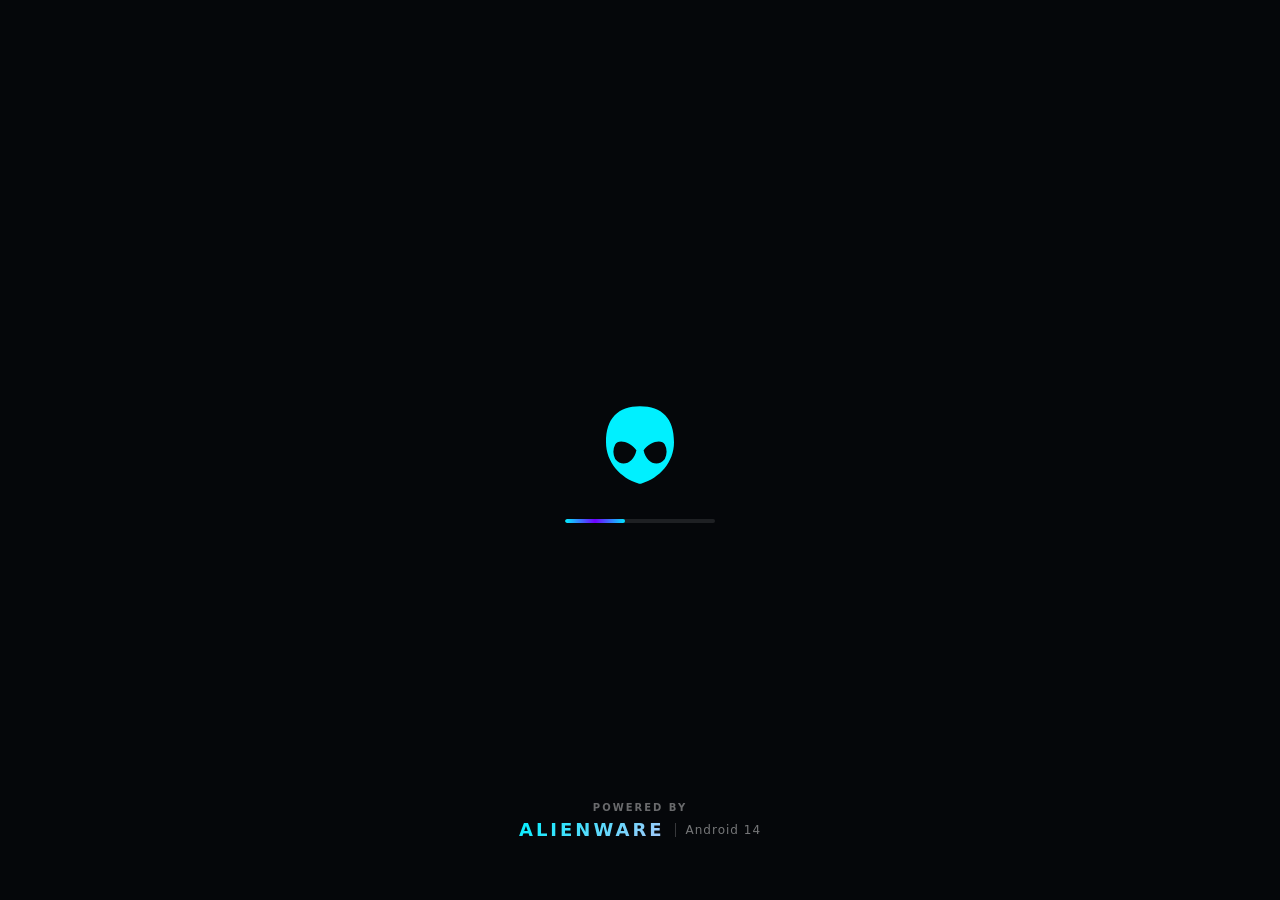
<file: index.html>
<!DOCTYPE html>
<html lang="en">
<head>
  <meta charset="UTF-8">
  <meta name="viewport" content="width=device-width, initial-scale=1.0, maximum-scale=1.0, user-scalable=no">
  <title>Android 14 Material You Simulator</title>
  <style>
    /* ==========================================================================
       MATERIAL YOU DESIGN SYSTEM & DYNAMIC CSS VARIABLES
       ========================================================================== */
    :root {
      /* Default Material You Color Tokens (Generated dynamically by Wallpaper Engine) */
      --md-sys-color-primary: #3b6470;
      --md-sys-color-on-primary: #ffffff;
      --md-sys-color-primary-container: #c1e9f7;
      --md-sys-color-on-primary-container: #001f27;
      --md-sys-color-secondary: #4c626b;
      --md-sys-color-on-secondary: #ffffff;
      --md-sys-color-secondary-container: #cfe6f1;
      --md-sys-color-on-secondary-container: #071e26;
      --md-sys-color-tertiary: #5b5b7e;
      --md-sys-color-surface: #f5faed;
      --md-sys-color-surface-dim: #d8e0d4;
      --md-sys-color-surface-bright: #f5faed;
      --md-sys-color-surface-container-lowest: #ffffff;
      --md-sys-color-surface-container-low: #f0f5e8;
      --md-sys-color-surface-container: #eae4f0;
      --md-sys-color-surface-container-high: #e4dee9;
      --md-sys-color-surface-container-highest: #de96de;
      --md-sys-color-on-surface: #171d1e;
      --md-sys-color-on-surface-variant: #3f484a;
      --md-sys-color-outline: #70787d;
      --md-sys-color-outline-variant: #bfc8ca;
      --md-sys-color-shadow: rgba(0, 0, 0, 0.2);
      
      /* Dark Theme Tonal Shifts */
      --md-scrim: rgba(0, 0, 0, 0.4);
      --glass-bg: rgba(255, 255, 255, 0.25);
      --glass-border: rgba(255, 255, 255, 0.3);

      /* Typography & Radii */
      --font-family: system-ui, -apple-system, BlinkMacSystemFont, 'Segoe UI', Roboto, Helvetica, Arial, sans-serif;
      --radius-xl: 28px;
      --radius-lg: 20px;
      --radius-md: 16px;
      --radius-sm: 12px;
      --radius-pill: 9999px;

      /* Motion */
      --motion-standard: cubic-bezier(0.2, 0, 0, 1);
      --motion-decelerate: cubic-bezier(0, 0, 0.2, 1);
      --motion-bounce: cubic-bezier(0.34, 1.56, 0.64, 1);
      --anim-speed: 0.35s;
    }

    [data-theme="dark"] {
      --md-sys-color-primary: #85cedf;
      --md-sys-color-on-primary: #003641;
      --md-sys-color-primary-container: #1f4c58;
      --md-sys-color-on-primary-container: #c1e9f7;
      --md-sys-color-secondary: #b3cad5;
      --md-sys-color-on-secondary: #1e333c;
      --md-sys-color-secondary-container: #354a53;
      --md-sys-color-on-secondary-container: #cfe6f1;
      --md-sys-color-tertiary: #c3c3eb;
      --md-sys-color-surface: #0f1415;
      --md-sys-color-surface-dim: #0f1415;
      --md-sys-color-surface-bright: #353a3b;
      --md-sys-color-surface-container-lowest: #0a0f10;
      --md-sys-color-surface-container-low: #171c1d;
      --md-sys-color-surface-container: #1b2021;
      --md-sys-color-surface-container-high: #262b2c;
      --md-sys-color-surface-container-highest: #313637;
      --md-sys-color-on-surface: #deeaec;
      --md-sys-color-on-surface-variant: #bfc8ca;
      --md-sys-color-outline: #899294;
      --md-sys-color-outline-variant: #3f484a;
      --md-scrim: rgba(0, 0, 0, 0.6);
      --glass-bg: rgba(15, 20, 21, 0.55);
      --glass-border: rgba(255, 255, 255, 0.1);
    }

    /* Reset & Base */
    * {
      box-sizing: border-box;
      margin: 0;
      padding: 0;
      user-select: none;
      -webkit-user-select: none;
      -webkit-tap-highlight-color: transparent;
    }

    body {
      font-family: var(--font-family);
      background: #090c10;
      color: var(--md-sys-color-on-surface);
      height: 100vh;
      height: 100dvh;
      width: 100vw;
      display: flex;
      justify-content: center;
      align-items: center;
      overflow: hidden;
      transition: background-color var(--anim-speed) var(--motion-standard);
    }

    /* Flashlight Overlay Simulation */
    .flashlight-overlay {
      position: fixed;
      inset: 0;
      background: rgba(255, 255, 240, 0.95);
      z-index: 999999;
      pointer-events: none;
      opacity: 0;
      transition: opacity 0.2s ease;
    }
    .flashlight-overlay.active {
      opacity: 1;
    }

    /* ==========================================================================
       DESKTOP DEVICE CONTAINER & BEZEL
       ========================================================================== */
    .device-shell {
      position: relative;
      width: 412px;
      height: 892px;
      max-height: 100dvh;
      background: var(--md-sys-color-surface-container-lowest);
      border-radius: 48px;
      box-shadow: 0 25px 80px rgba(0, 0, 0, 0.6), 0 0 0 12px #1f2328, 0 0 0 14px #333842;
      overflow: hidden;
      display: flex;
      flex-direction: column;
      transform: scale(1);
      transition: border-color var(--anim-speed), transform var(--anim-speed);
      touch-action: none;
    }

    @media (max-width: 500px), (max-height: 900px) {
      .device-shell {
        width: 100vw;
        height: 100vh;
        height: 100dvh;
        border-radius: 0;
        box-shadow: none;
      }
    }

    /* Punch Hole Camera & Drag Handle Hint */
    .camera-punch {
      position: absolute;
      top: 10px;
      left: 50%;
      transform: translateX(-50%);
      width: 18px;
      height: 18px;
      background: #000;
      border-radius: 50%;
      z-index: 10000;
      box-shadow: 0 0 2px rgba(255,255,255,0.2);
    }

    /* Wallpaper Layer */
    .wallpaper-layer {
      position: absolute;
      inset: 0;
      background-size: cover;
      background-position: center;
      z-index: 1;
      transition: filter 0.3s ease, background-image 0.5s ease;
    }

    /* Blur backdrop when drawer or shade open */
    .wallpaper-layer.blurred {
      filter: blur(16px) brightness(0.85);
    }

    /* ==========================================================================
       SYSTEM STATUS BAR
       ========================================================================== */
    .status-bar {
      position: absolute;
      top: 0;
      left: 0;
      right: 0;
      height: 40px;
      padding: 0 20px;
      display: flex;
      justify-content: space-between;
      align-items: center;
      color: #ffffff;
      text-shadow: 0 1px 3px rgba(0,0,0,0.5);
      font-size: 14px;
      font-weight: 600;
      z-index: 9000;
      cursor: ns-resize;
    }
    .status-bar:hover {
      background: rgba(255, 255, 255, 0.08);
    }

    .status-left {
      display: flex;
      align-items: center;
      gap: 6px;
    }

    .status-right {
      display: flex;
      align-items: center;
      gap: 8px;
    }

    .status-icon {
      width: 16px;
      height: 16px;
      fill: currentColor;
    }

    /* ==========================================================================
       PAGED HOME SCREENS SYSTEM (5 HOMESCREENS)
       ========================================================================== */
    .home-wrapper {
      position: relative;
      width: 100%;
      height: 100%;
      z-index: 10;
      display: flex;
      flex-direction: column;
      justify-content: space-between;
      padding: 44px 0 calc(28px + env(safe-area-inset-bottom, 0px)) 0;
      overflow: hidden;
      box-sizing: border-box;
    }

    .home-pager-container {
      position: relative;
      flex: 1;
      width: 100%;
      overflow: hidden;
      display: flex;
    }

    .home-screens-track {
      display: flex;
      width: 500%;
      height: 100%;
      transform: translateX(-20%); /* Default to Page 1 (Main Home Screen) */
      transition: transform 0.32s cubic-bezier(0.16, 1, 0.3, 1);
      will-change: transform;
      touch-action: pan-y;
    }

    .home-page {
      width: 20%;
      height: 100%;
      padding: 0 16px 4px 16px;
      display: flex;
      flex-direction: column;
      justify-content: space-between;
      overflow-y: auto;
      scrollbar-width: none;
      box-sizing: border-box;
      flex-shrink: 0;
      gap: 12px;
    }
    .home-page::-webkit-scrollbar { display: none; }

    /* Page Indicator (5 Dots) */
    .page-indicator {
      display: flex;
      justify-content: center;
      align-items: center;
      gap: 8px;
      padding: 2px 0 6px 0;
      z-index: 20;
      cursor: pointer;
    }

    .page-indicator .dot {
      width: 7px;
      height: 7px;
      border-radius: var(--radius-pill);
      background: rgba(255, 255, 255, 0.35);
      transition: all 0.25s var(--motion-standard);
      cursor: pointer;
    }
    .page-indicator .dot:hover {
      background: rgba(255, 255, 255, 0.7);
    }
    .page-indicator .dot.active {
      width: 22px;
      background: #ffffff;
      box-shadow: 0 0 10px rgba(255, 255, 255, 0.6);
    }

    /* Pinned Dock Container */
    .dock-container {
      background: var(--glass-bg);
      backdrop-filter: blur(25px);
      -webkit-backdrop-filter: blur(25px);
      border: 1px solid var(--glass-border);
      border-radius: 32px;
      padding: 10px 14px;
      display: flex;
      justify-content: space-around;
      margin: 0 16px 4px 16px;
      flex-shrink: 0;
      box-shadow: 0 8px 24px rgba(0,0,0,0.3);
      z-index: 20;
    }

    /* ==========================================================================
       HOME SCREEN WIDGETS & SECTIONS
       ========================================================================== */
    /* Widgets Section */
    .widgets-container {
      display: flex;
      flex-direction: column;
      gap: 14px;
    }

    /* Clock Widget */
    .widget-clock {
      background: var(--md-sys-color-primary-container);
      color: var(--md-sys-color-on-primary-container);
      border-radius: var(--radius-xl);
      padding: 18px;
      display: flex;
      align-items: center;
      justify-content: space-between;
      box-shadow: 0 8px 24px var(--md-sys-color-shadow);
      transition: background-color var(--anim-speed), color var(--anim-speed);
      cursor: pointer;
    }
    .widget-clock-digital { display: flex; flex-direction: column; }
    .widget-clock-time { font-size: 38px; font-weight: 800; line-height: 1; letter-spacing: -1px; }
    .widget-clock-date { font-size: 13px; font-weight: 500; opacity: 0.85; margin-top: 4px; }
    .analog-clock-canvas { width: 64px; height: 64px; }

    /* Music Widget */
    .widget-music {
      background: var(--glass-bg);
      backdrop-filter: blur(20px);
      -webkit-backdrop-filter: blur(20px);
      border: 1px solid var(--glass-border);
      border-radius: var(--radius-xl);
      padding: 12px 16px;
      display: flex;
      align-items: center;
      gap: 14px;
      color: #ffffff;
      box-shadow: 0 8px 24px rgba(0,0,0,0.25);
    }
    .music-art {
      width: 48px;
      height: 48px;
      border-radius: var(--radius-md);
      background: linear-gradient(135deg, var(--md-sys-color-primary), var(--md-sys-color-tertiary));
      display: flex;
      align-items: center;
      justify-content: center;
      box-shadow: 0 4px 12px rgba(0,0,0,0.3);
      flex-shrink: 0;
    }
    .music-art svg { width: 24px; height: 24px; fill: #ffffff; }
    .music-info { flex: 1; overflow: hidden; }
    .music-title { font-size: 14px; font-weight: 700; white-space: nowrap; overflow: hidden; text-overflow: ellipsis; }
    .music-artist { font-size: 11px; opacity: 0.8; margin-top: 2px; }
    .music-controls { display: flex; align-items: center; gap: 10px; }

    /* Meter Widget Row */
    .widgets-row { display: grid; grid-template-columns: 1fr 1fr; gap: 12px; }
    .widget-mini {
      background: var(--md-sys-color-surface-container);
      color: var(--md-sys-color-on-surface);
      border-radius: var(--radius-xl);
      padding: 12px 14px;
      display: flex;
      flex-direction: column;
      gap: 6px;
      box-shadow: 0 4px 16px var(--md-sys-color-shadow);
      transition: background var(--anim-speed);
    }
    .widget-mini-title { font-size: 11px; font-weight: 600; opacity: 0.7; text-transform: uppercase; letter-spacing: 0.5px; }
    .widget-mini-value { font-size: 20px; font-weight: 800; }
    .progress-bar-bg {
      height: 7px;
      width: 100%;
      background: var(--md-sys-color-surface-container-highest);
      border-radius: var(--radius-pill);
      overflow: hidden;
    }
    .progress-bar-fill {
      height: 100%;
      background: var(--md-sys-color-primary);
      border-radius: var(--radius-pill);
      width: 85%;
      transition: width 0.5s ease;
    }

    /* Google Search Pill */
    .google-search-widget {
      background: var(--glass-bg);
      backdrop-filter: blur(20px);
      -webkit-backdrop-filter: blur(20px);
      border: 1px solid var(--glass-border);
      border-radius: var(--radius-pill);
      padding: 10px 16px;
      display: flex;
      align-items: center;
      gap: 12px;
      cursor: pointer;
      box-shadow: 0 6px 18px rgba(0,0,0,0.25);
      transition: transform 0.2s;
    }
    .google-search-widget:active { transform: scale(0.98); }
    .google-logo { width: 22px; height: 22px; display: flex; align-items: center; justify-content: center; flex-shrink: 0; }
    .google-logo svg { width: 22px; height: 22px; }
    .google-search-text { font-size: 13px; font-weight: 500; opacity: 0.85; flex: 1; white-space: nowrap; overflow: hidden; text-overflow: ellipsis; }
    .google-search-icons { display: flex; align-items: center; gap: 8px; }
    .google-search-icons svg { width: 18px; height: 18px; fill: currentColor; opacity: 0.8; }

    /* At a Glance */
    .widget-glance {
      background: var(--md-sys-color-primary-container);
      color: var(--md-sys-color-on-primary-container);
      border-radius: var(--radius-xl);
      padding: 14px 16px;
      display: flex;
      flex-direction: column;
      gap: 4px;
      box-shadow: 0 6px 20px var(--md-sys-color-shadow);
    }
    .glance-date { font-size: 16px; font-weight: 800; letter-spacing: -0.5px; }
    .glance-info { display: flex; align-items: center; justify-content: space-between; font-size: 12px; font-weight: 600; opacity: 0.9; }
    .glance-badge { background: var(--md-sys-color-primary); color: var(--md-sys-color-on-primary); padding: 2px 7px; border-radius: var(--radius-pill); font-size: 10px; font-weight: 700; }

    /* Discover Feed Cards */
    .discover-feed { display: flex; flex-direction: column; gap: 8px; }
    .discover-card {
      background: var(--glass-bg);
      backdrop-filter: blur(15px);
      -webkit-backdrop-filter: blur(15px);
      border: 1px solid var(--glass-border);
      border-radius: var(--radius-md);
      padding: 10px 12px;
      cursor: pointer;
      transition: transform 0.2s, background 0.2s;
    }
    .discover-card:hover { background: rgba(255, 255, 255, 0.35); }
    .discover-card:active { transform: scale(0.97); }
    .discover-tag { display: inline-block; font-size: 9px; font-weight: 700; background: #4285f4; color: #fff; padding: 2px 6px; border-radius: var(--radius-pill); margin-bottom: 4px; }
    .discover-title { font-size: 12px; font-weight: 700; line-height: 1.3; display: -webkit-box; -webkit-line-clamp: 2; -webkit-box-orient: vertical; overflow: hidden; }
    .discover-meta { font-size: 10px; opacity: 0.7; margin-top: 3px; }

    /* AI Suite Widget */
    .widget-ai-suite {
      background: linear-gradient(135deg, rgba(16, 163, 127, 0.25), rgba(66, 133, 244, 0.25));
      border: 1px solid var(--glass-border);
      border-radius: var(--radius-xl);
      padding: 12px 14px;
      display: flex;
      flex-direction: column;
      gap: 8px;
      box-shadow: 0 6px 20px rgba(0,0,0,0.25);
    }
    .ai-suite-header { display: flex; align-items: center; gap: 8px; font-size: 13px; font-weight: 800; }
    .ai-suite-header svg { width: 18px; height: 18px; fill: var(--md-sys-color-primary); }
    .ai-chips-row { display: flex; gap: 6px; overflow-x: auto; scrollbar-width: none; padding-bottom: 2px; }
    .ai-chips-row::-webkit-scrollbar { display: none; }
    .ai-chip {
      background: var(--md-sys-color-surface-container);
      color: var(--md-sys-color-on-surface);
      padding: 5px 10px;
      border-radius: var(--radius-pill);
      font-size: 11px;
      font-weight: 700;
      white-space: nowrap;
      cursor: pointer;
      border: 1px solid var(--glass-border);
      transition: all 0.2s;
    }
    .ai-chip:hover { background: var(--md-sys-color-primary); color: var(--md-sys-color-on-primary); transform: scale(1.04); }

    /* Featured Tool Card */
    .widget-tool-card {
      background: var(--md-sys-color-surface-container);
      color: var(--md-sys-color-on-surface);
      border-radius: var(--radius-xl);
      padding: 12px 14px;
      display: flex;
      align-items: center;
      gap: 12px;
      box-shadow: 0 6px 18px var(--md-sys-color-shadow);
      cursor: pointer;
      transition: transform 0.2s;
    }
    .widget-tool-card:active { transform: scale(0.97); }
    .tool-icon { width: 40px; height: 40px; border-radius: var(--radius-md); display: flex; align-items: center; justify-content: center; flex-shrink: 0; }
    .tool-icon svg { width: 22px; height: 22px; }
    .tool-content { flex: 1; overflow: hidden; }
    .tool-title { font-size: 13px; font-weight: 800; white-space: nowrap; overflow: hidden; text-overflow: ellipsis; }
    .tool-sub { font-size: 10px; opacity: 0.75; margin-top: 2px; white-space: nowrap; overflow: hidden; text-overflow: ellipsis; }
    .tool-arrow { width: 18px; height: 18px; fill: currentColor; opacity: 0.6; flex-shrink: 0; }

    /* Quick Tasks Widget */
    .widget-notes {
      background: var(--md-sys-color-surface-container-high);
      color: var(--md-sys-color-on-surface);
      border-radius: var(--radius-xl);
      padding: 12px 14px;
      display: flex;
      flex-direction: column;
      gap: 8px;
      box-shadow: 0 6px 18px var(--md-sys-color-shadow);
    }
    .notes-header { display: flex; justify-content: space-between; align-items: center; }
    .notes-title { font-size: 13px; font-weight: 800; }
    .notes-badge { font-size: 10px; font-weight: 700; background: var(--md-sys-color-primary-container); color: var(--md-sys-color-on-primary-container); padding: 2px 7px; border-radius: var(--radius-pill); }
    .notes-list { display: flex; flex-direction: column; gap: 6px; }
    .todo-item { display: flex; align-items: center; gap: 8px; font-size: 11px; font-weight: 600; cursor: pointer; }
    .todo-item input[type="checkbox"] { accent-color: var(--md-sys-color-primary); width: 15px; height: 15px; cursor: pointer; }

    /* Agenda Card */
    .widget-agenda {
      background: var(--glass-bg);
      backdrop-filter: blur(20px);
      -webkit-backdrop-filter: blur(20px);
      border: 1px solid var(--glass-border);
      border-radius: var(--radius-xl);
      padding: 10px 14px;
      display: flex;
      align-items: center;
      gap: 12px;
      cursor: pointer;
    }
    .agenda-time { font-size: 16px; font-weight: 800; color: var(--md-sys-color-primary); }
    .agenda-details { flex: 1; }
    .agenda-title { font-size: 12px; font-weight: 700; }
    .agenda-sub { font-size: 10px; opacity: 0.7; }

    /* Streaming Hub Banner */
    .widget-streaming-banner {
      background: linear-gradient(135deg, #e50914, #9146ff);
      color: #ffffff;
      border-radius: var(--radius-xl);
      padding: 14px 16px;
      display: flex;
      flex-direction: column;
      gap: 3px;
      box-shadow: 0 6px 20px rgba(0,0,0,0.3);
    }
    .stream-badge { font-size: 9px; font-weight: 800; letter-spacing: 0.8px; opacity: 0.9; }
    .stream-title { font-size: 15px; font-weight: 800; }
    .stream-sub { font-size: 11px; opacity: 0.85; }

    /* App Icons Grid */
    .app-grid {
      display: grid;
      grid-template-columns: repeat(4, 1fr);
      gap: 12px 8px;
      padding: 4px 0;
    }

    .app-item {
      display: flex;
      flex-direction: column;
      align-items: center;
      gap: 5px;
      cursor: pointer;
      transition: transform 0.2s var(--motion-bounce);
    }
    .app-item:active {
      transform: scale(0.88);
    }

    .app-icon {
      width: 56px;
      height: 56px;
      border-radius: 18px;
      display: flex;
      align-items: center;
      justify-content: center;
      box-shadow: 0 5px 14px rgba(0,0,0,0.25);
      position: relative;
      overflow: hidden;
      transition: background-color var(--anim-speed);
    }
    .app-icon svg {
      width: 28px;
      height: 28px;
    }

    .app-label {
      font-size: 11px;
      font-weight: 600;
      color: #ffffff;
      text-shadow: 0 1px 3px rgba(0,0,0,0.8);
      text-align: center;
      white-space: nowrap;
      overflow: hidden;
      text-overflow: ellipsis;
      max-width: 68px;
    }

    /* Mobile Responsive Scaling for Short Screen Heights */
    @media (max-height: 820px) {
      .widgets-container { gap: 8px; }
      .widget-clock { padding: 10px 14px; }
      .widget-clock-time { font-size: 30px; }
      .analog-clock-canvas { width: 50px; height: 50px; }
      .widget-music { padding: 6px 10px; }
      .music-art { width: 38px; height: 38px; }
      .app-grid { gap: 6px 4px; padding: 2px 0; }
      .app-icon { width: 46px; height: 46px; border-radius: 14px; }
      .app-icon svg { width: 24px; height: 24px; }
      .app-label { font-size: 9.5px; max-width: 58px; }
      .dock-container { padding: 6px 8px; margin: 0 12px 2px 12px; }
    }


    /* Gesture Pill / Nav Bar */
    .nav-bar {
      position: absolute;
      bottom: 0;
      left: 0;
      right: 0;
      height: 36px;
      display: flex;
      justify-content: center;
      align-items: center;
      z-index: 25000;
      cursor: pointer;
      touch-action: none;
      -webkit-tap-highlight-color: transparent;
    }

    .nav-pill {
      width: 120px;
      height: 5px;
      background: rgba(255, 255, 255, 0.85);
      border-radius: var(--radius-pill);
      box-shadow: 0 1px 4px rgba(0,0,0,0.5);
      transition: width 0.2s, background 0.2s, transform 0.15s;
    }
    .nav-bar:hover .nav-pill,
    .nav-bar:active .nav-pill {
      width: 150px;
      background: #ffffff;
      height: 6px;
      transform: scale(1.05);
    }

    /* Shade Dismiss Handle */
    .shade-dismiss-bar {
      width: 100%;
      padding: 16px 0 10px 0;
      display: flex;
      justify-content: center;
      align-items: center;
      cursor: pointer;
      margin-top: auto;
      flex-shrink: 0;
      touch-action: none;
    }
    .shade-dismiss-pill {
      width: 50px;
      height: 5px;
      background: var(--md-sys-color-outline);
      border-radius: var(--radius-pill);
      opacity: 0.6;
      transition: opacity 0.2s, width 0.2s, transform 0.2s;
    }
    .shade-dismiss-bar:hover .shade-dismiss-pill,
    .shade-dismiss-bar:active .shade-dismiss-pill {
      opacity: 1;
      width: 70px;
      transform: translateY(-2px);
    }

    /* Drawer Handle Bar */
    .drawer-handle-bar {
      width: 100%;
      display: flex;
      justify-content: center;
      align-items: center;
      padding: 2px 0 14px 0;
      cursor: pointer;
      flex-shrink: 0;
      touch-action: none;
    }
    .drawer-handle-pill {
      width: 44px;
      height: 5px;
      background: var(--md-sys-color-outline);
      border-radius: var(--radius-pill);
      opacity: 0.6;
      transition: opacity 0.2s, width 0.2s, transform 0.2s;
    }
    .drawer-handle-bar:hover .drawer-handle-pill,
    .drawer-handle-bar:active .drawer-handle-pill {
      opacity: 1;
      width: 65px;
      transform: translateY(2px);
    }


    /* ==========================================================================
       NOTIFICATION SHADE & QUICK SETTINGS PANEL
       ========================================================================== */
    .shade-panel {
      position: absolute;
      inset: 0;
      background: var(--md-sys-color-surface);
      color: var(--md-sys-color-on-surface);
      z-index: 12000;
      transform: translateY(-100%);
      transition: transform 0.4s var(--motion-standard);
      display: flex;
      flex-direction: column;
      padding: 44px 20px 20px 20px;
      overflow-y: auto;
    }
    .shade-panel.open {
      transform: translateY(0);
    }

    .shade-header {
      display: flex;
      justify-content: space-between;
      align-items: center;
      margin-bottom: 20px;
    }
    .shade-clock {
      font-size: 32px;
      font-weight: 800;
    }
    .shade-header-actions {
      display: flex;
      gap: 12px;
    }

    /* Quick Settings 2x4 Grid */
    .qs-grid {
      display: grid;
      grid-template-columns: 1fr 1fr;
      gap: 12px;
      margin-bottom: 20px;
    }

    .qs-tile {
      background: var(--md-sys-color-surface-container-high);
      color: var(--md-sys-color-on-surface);
      border-radius: var(--radius-xl);
      padding: 14px;
      display: flex;
      align-items: center;
      gap: 12px;
      cursor: pointer;
      transition: background-color 0.25s, color 0.25s, transform 0.15s;
    }
    .qs-tile.active {
      background: var(--md-sys-color-primary);
      color: var(--md-sys-color-on-primary);
    }
    .qs-tile:active { transform: scale(0.96); }

    .qs-icon {
      width: 38px;
      height: 38px;
      border-radius: 50%;
      background: rgba(255,255,255,0.12);
      display: flex;
      align-items: center;
      justify-content: center;
      flex-shrink: 0;
    }
    .qs-tile.active .qs-icon {
      background: var(--md-sys-color-on-primary);
      color: var(--md-sys-color-primary);
    }
    .qs-icon svg { width: 20px; height: 20px; fill: currentColor; }

    .qs-label-box {
      display: flex;
      flex-direction: column;
      overflow: hidden;
    }
    .qs-name {
      font-size: 13px;
      font-weight: 700;
      white-space: nowrap;
      overflow: hidden;
      text-overflow: ellipsis;
    }
    .qs-status {
      font-size: 11px;
      opacity: 0.75;
    }

    /* Sliders */
    .slider-box {
      display: flex;
      align-items: center;
      gap: 14px;
      background: var(--md-sys-color-surface-container);
      padding: 12px 16px;
      border-radius: var(--radius-xl);
      margin-bottom: 12px;
    }
    .slider-box svg { width: 22px; height: 22px; fill: var(--md-sys-color-primary); }

    .range-slider {
      flex: 1;
      -webkit-appearance: none;
      appearance: none;
      height: 12px;
      background: var(--md-sys-color-surface-container-highest);
      border-radius: var(--radius-pill);
      outline: none;
    }
    .range-slider::-webkit-slider-thumb {
      -webkit-appearance: none;
      appearance: none;
      width: 22px;
      height: 22px;
      border-radius: 50%;
      background: var(--md-sys-color-primary);
      cursor: pointer;
      box-shadow: 0 2px 6px rgba(0,0,0,0.3);
    }

    /* Notifications Section */
    .notif-section-title {
      font-size: 13px;
      font-weight: 700;
      opacity: 0.6;
      margin: 16px 0 10px 4px;
      text-transform: uppercase;
      letter-spacing: 0.5px;
      display: flex;
      justify-content: space-between;
      align-items: center;
    }

    .notif-card {
      background: var(--md-sys-color-surface-container-low);
      border-radius: var(--radius-lg);
      padding: 14px 16px;
      margin-bottom: 10px;
      display: flex;
      gap: 12px;
      align-items: flex-start;
      box-shadow: 0 2px 8px var(--md-sys-color-shadow);
      position: relative;
    }
    .notif-icon {
      width: 32px;
      height: 32px;
      border-radius: 50%;
      background: var(--md-sys-color-primary-container);
      color: var(--md-sys-color-on-primary-container);
      display: flex;
      align-items: center;
      justify-content: center;
      flex-shrink: 0;
    }
    .notif-icon svg { width: 18px; height: 18px; fill: currentColor; }

    .notif-content { flex: 1; }
    .notif-title { font-size: 14px; font-weight: 700; }
    .notif-text { font-size: 13px; opacity: 0.85; margin-top: 2px; }
    .notif-time { font-size: 11px; opacity: 0.5; margin-top: 4px; }

    /* ==========================================================================
       APP DRAWER PANEL & SEARCH
       ========================================================================== */
    .drawer-panel {
      position: absolute;
      inset: 0;
      background: var(--md-sys-color-surface);
      color: var(--md-sys-color-on-surface);
      z-index: 11000;
      transform: translateY(100%);
      transition: transform 0.4s var(--motion-standard);
      display: flex;
      flex-direction: column;
      padding: 44px 20px 20px 20px;
    }
    .drawer-panel.open {
      transform: translateY(0);
    }

    .search-bar {
      background: var(--md-sys-color-surface-container-high);
      border-radius: var(--radius-pill);
      padding: 12px 20px;
      display: flex;
      align-items: center;
      gap: 12px;
      margin-bottom: 24px;
      box-shadow: 0 4px 12px var(--md-sys-color-shadow);
    }
    .search-bar svg { width: 22px; height: 22px; fill: var(--md-sys-color-on-surface-variant); }
    .search-input {
      border: none;
      background: transparent;
      outline: none;
      font-size: 16px;
      color: var(--md-sys-color-on-surface);
      width: 100%;
    }

    .drawer-grid {
      display: grid;
      grid-template-columns: repeat(4, 1fr);
      gap: 20px 12px;
      overflow-y: auto;
      padding-bottom: 20px;
    }
    .drawer-grid .app-label { color: var(--md-sys-color-on-surface); text-shadow: none; }

    /* ==========================================================================
       BUILT-IN ACTIVITY APPS (FULLSCREEN OVERLAYS)
       ========================================================================== */
    .app-activity {
      position: absolute;
      inset: 0;
      background: var(--md-sys-color-surface);
      color: var(--md-sys-color-on-surface);
      z-index: 15000;
      display: flex;
      flex-direction: column;
      transform: scale(0.92);
      opacity: 0;
      pointer-events: none;
      transition: transform 0.35s var(--motion-standard), opacity 0.35s ease;
    }
    .app-activity.active {
      transform: scale(1);
      opacity: 1;
      pointer-events: all;
    }

    .app-header {
      height: 60px;
      padding: 0 16px;
      display: flex;
      align-items: center;
      gap: 16px;
      border-bottom: 1px solid var(--md-sys-color-outline-variant);
      margin-top: 30px;
    }
    .app-header-title {
      font-size: 20px;
      font-weight: 700;
    }

    .app-body {
      flex: 1;
      overflow-y: auto;
      padding: 20px;
    }

    /* SETTINGS APP SPECIFICS */
    .settings-group {
      background: var(--md-sys-color-surface-container);
      border-radius: var(--radius-xl);
      padding: 8px 0;
      margin-bottom: 20px;
    }
    .settings-row {
      padding: 14px 20px;
      display: flex;
      align-items: center;
      justify-content: space-between;
      cursor: pointer;
      border-bottom: 1px solid var(--md-sys-color-surface-container-high);
    }
    .settings-row:last-child { border-bottom: none; }
    .settings-info { display: flex; flex-direction: column; gap: 2px; }
    .settings-title { font-size: 16px; font-weight: 600; }
    .settings-sub { font-size: 13px; opacity: 0.7; }

    .wallpaper-presets {
      display: grid;
      grid-template-columns: repeat(3, 1fr);
      gap: 12px;
      margin-top: 14px;
    }
    .wp-thumb {
      height: 110px;
      border-radius: var(--radius-md);
      background-size: cover;
      background-position: center;
      cursor: pointer;
      border: 3px solid transparent;
      transition: transform 0.2s, border-color 0.2s;
    }
    .wp-thumb.selected {
      border-color: var(--md-sys-color-primary);
      transform: scale(1.04);
    }

    /* DIALER / PHONE APP */
    .dialer-display {
      font-size: 36px;
      font-weight: 700;
      text-align: center;
      min-height: 50px;
      margin-bottom: 30px;
      letter-spacing: 2px;
    }
    .dialpad-grid {
      display: grid;
      grid-template-columns: repeat(3, 1fr);
      gap: 16px;
      max-width: 280px;
      margin: 0 auto;
    }
    .dial-btn {
      width: 72px;
      height: 72px;
      border-radius: 50%;
      background: var(--md-sys-color-surface-container-high);
      color: var(--md-sys-color-on-surface);
      border: none;
      font-size: 24px;
      font-weight: 700;
      display: flex;
      flex-direction: column;
      align-items: center;
      justify-content: center;
      margin: 0 auto;
      cursor: pointer;
      transition: background 0.2s;
    }
    .dial-btn:active { background: var(--md-sys-color-primary-container); }
    .dial-sub { font-size: 10px; opacity: 0.6; font-weight: 500; }

    .call-bar {
      display: flex;
      justify-content: center;
      margin-top: 30px;
    }
    .btn-call {
      width: 72px;
      height: 72px;
      border-radius: 50%;
      background: #34c759;
      color: white;
      border: none;
      display: flex;
      align-items: center;
      justify-content: center;
      cursor: pointer;
    }
    .btn-call svg { width: 32px; height: 32px; fill: white; }

    /* CAMERA APP */
    .camera-viewfinder {
      position: relative;
      width: 100%;
      height: 480px;
      background: #000;
      border-radius: var(--radius-xl);
      overflow: hidden;
      display: flex;
      align-items: center;
      justify-content: center;
    }
    .camera-feed {
      width: 100%;
      height: 100%;
      object-fit: cover;
    }
    .camera-shutter-flash {
      position: absolute;
      inset: 0;
      background: white;
      opacity: 0;
      pointer-events: none;
      transition: opacity 0.15s ease;
    }
    .camera-controls {
      display: flex;
      justify-content: space-around;
      align-items: center;
      margin-top: 24px;
    }
    .shutter-btn {
      width: 76px;
      height: 76px;
      border-radius: 50%;
      border: 5px solid white;
      background: transparent;
      padding: 4px;
      cursor: pointer;
    }
    .shutter-inner {
      width: 100%;
      height: 100%;
      background: white;
      border-radius: 50%;
      transition: transform 0.1s;
    }
    .shutter-btn:active .shutter-inner { transform: scale(0.85); }

    /* CONTEXT MENU */
    .context-menu {
      position: absolute;
      background: var(--md-sys-color-surface-container-high);
      border-radius: var(--radius-lg);
      padding: 8px 0;
      width: 200px;
      box-shadow: 0 10px 30px rgba(0,0,0,0.4);
      z-index: 20000;
      display: none;
    }
    .context-item {
      padding: 12px 18px;
      font-size: 14px;
      font-weight: 600;
      display: flex;
      align-items: center;
      gap: 12px;
      cursor: pointer;
    }
    .context-item:hover { background: var(--md-sys-color-surface-container-highest); }
    .context-item svg { width: 18px; height: 18px; fill: currentColor; }

    /* Switch Component */
    .switch {
      position: relative;
      display: inline-block;
      width: 50px;
      height: 28px;
    }
    .switch input { opacity: 0; width: 0; height: 0; }
    .slider {
      position: absolute;
      cursor: pointer;
      inset: 0;
      background-color: var(--md-sys-color-outline-variant);
      transition: .3s;
      border-radius: 34px;
    }
    .slider:before {
      position: absolute;
      content: "";
      height: 20px;
      width: 20px;
      left: 4px;
      bottom: 4px;
      background-color: white;
      transition: .3s;
      border-radius: 50%;
    }
    input:checked + .slider { background-color: var(--md-sys-color-primary); }
    input:checked + .slider:before { transform: translateX(22px); }

    /* Hidden Canvas for Color Extraction */
    #extraction-canvas { display: none; }

    /* Easter Egg Modal */
    .easter-egg {
      position: absolute;
      inset: 0;
      background: #000;
      z-index: 30000;
      display: none;
      flex-direction: column;
      align-items: center;
      justify-content: center;
      color: white;
    }
    .easter-egg.active { display: flex; }
    .android-logo {
      width: 160px;
      height: 160px;
      animation: spin 10s linear infinite;
    }
    /* ==========================================================================
       ALIENWARE (DELL) BOOT / REBOOT LOADING SCREEN
       ========================================================================== */
    .boot-screen {
      position: absolute;
      top: 0;
      left: 0;
      width: 100%;
      height: 100%;
      background: #05070a;
      z-index: 99999;
      display: flex;
      flex-direction: column;
      align-items: center;
      justify-content: space-between;
      padding: 120px 24px 60px 24px;
      box-sizing: border-box;
      opacity: 1;
      transition: opacity 0.5s cubic-bezier(0.2, 0, 0, 1);
      pointer-events: all;
    }
    .boot-screen.fade-out {
      opacity: 0;
      pointer-events: none;
    }

    .boot-logo-container {
      display: flex;
      flex-direction: column;
      align-items: center;
      gap: 24px;
      margin-top: auto;
      margin-bottom: auto;
    }

    .boot-alienware-logo {
      width: 80px;
      height: 96px;
      animation: alienwareGlow 2s ease-in-out infinite alternate;
    }

    @keyframes alienwareGlow {
      0% {
        transform: scale(0.96);
        filter: drop-shadow(0 0 14px rgba(0, 240, 255, 0.7));
      }
      100% {
        transform: scale(1.05);
        filter: drop-shadow(0 0 28px rgba(0, 240, 255, 0.98)) drop-shadow(0 0 45px rgba(0, 180, 255, 0.75));
      }
    }

    .boot-progress-bar {
      width: 150px;
      height: 4px;
      background: rgba(255, 255, 255, 0.1);
      border-radius: 2px;
      overflow: hidden;
      position: relative;
    }

    .boot-progress-fill {
      position: absolute;
      top: 0;
      left: 0;
      height: 100%;
      width: 40%;
      background: linear-gradient(90deg, #00f0ff, #7000ff, #00e5ff);
      border-radius: 2px;
      animation: bootIndeterminate 1.4s ease-in-out infinite;
    }

    @keyframes bootIndeterminate {
      0% { left: -40%; width: 30%; }
      50% { left: 30%; width: 60%; }
      100% { left: 100%; width: 30%; }
    }

    .boot-footer {
      display: flex;
      flex-direction: column;
      align-items: center;
      gap: 6px;
    }

    .boot-powered-by {
      font-size: 10px;
      color: rgba(255, 255, 255, 0.4);
      letter-spacing: 2px;
      text-transform: uppercase;
      font-weight: 600;
    }

    .boot-brand-title {
      font-size: 18px;
      font-weight: 800;
      color: #ffffff;
      letter-spacing: 3px;
      text-transform: uppercase;
      display: flex;
      align-items: center;
      gap: 10px;
    }

    .boot-brand-title .alienware-text {
      background: linear-gradient(135deg, #00f0ff, #a8c7fa);
      -webkit-background-clip: text;
      -webkit-text-fill-color: transparent;
    }

    .boot-brand-title .android-sub {
      font-size: 12px;
      font-weight: 500;
      color: rgba(255, 255, 255, 0.45);
      letter-spacing: 1px;
      border-left: 1px solid rgba(255, 255, 255, 0.2);
      padding-left: 10px;
      text-transform: none;
    }
  </style>
</head>
<body data-theme="dark">

  <!-- Flashlight Overlay Effect -->
  <div class="flashlight-overlay" id="flashlightOverlay"></div>

  <!-- Offscreen Canvas for Dynamic Color Palette Extraction -->
  <canvas id="extraction-canvas" width="64" height="64"></canvas>

  <!-- Phone Shell Container -->
  <div class="device-shell" id="deviceShell">
    
    <!-- Alienware (Dell) Boot / Reboot Loading Screen -->
    <div class="boot-screen" id="bootScreen">
      <div class="boot-logo-container">
        <!-- Alienware Head Logo SVG (Accurate Vector Contour from Official Image) -->
        <svg class="boot-alienware-logo" viewBox="0 0 200 240">
          <path fill="#00F0FF" fill-rule="evenodd" clip-rule="evenodd" d="M 100,18 C 155,18 185,48 185,108 C 185,158 148,198 104,211 C 101.5,211.8 98.5,211.8 96,211 C 52,198 15,158 15,108 C 15,48 45,18 100,18 Z M 38,114 C 45,100 75,106 91,128 C 85,160 55,172 38,150 C 32,138 32,126 38,114 Z M 162,114 C 155,100 125,106 109,128 C 115,160 145,172 162,150 C 168,138 168,126 162,114 Z"/>
        </svg>
        <div class="boot-progress-bar">
          <div class="boot-progress-fill"></div>
        </div>
      </div>
      
      <div class="boot-footer">
        <span class="boot-powered-by">powered by</span>
        <div class="boot-brand-title">
          <span class="alienware-text">ALIENWARE</span>
          <span class="android-sub">Android 14</span>
        </div>
      </div>
    </div>
    
    <!-- Punch Hole Camera Cutout -->
    <div class="camera-punch"></div>

    <!-- Dynamic Wallpaper Background -->
    <div class="wallpaper-layer" id="wallpaperLayer"></div>

    <!-- Status Bar -->
    <div class="status-bar" id="statusBar">
      <div class="status-left">
        <span id="statusClock">10:42</span>
      </div>
      <div class="status-right">
        <!-- Wi-Fi Icon -->
        <svg class="status-icon" viewBox="0 0 24 24"><path d="M12 4C7.31 4 3.07 5.9 0 8.98L12 21 24 8.98C20.93 5.9 16.69 4 12 4z"/></svg>
        <!-- Signal Icon -->
        <svg class="status-icon" viewBox="0 0 24 24"><path d="M2 22h20V2L2 22z"/></svg>
        <!-- Battery Icon -->
        <div style="display:flex; align-items:center; gap:4px;">
          <span id="batteryPercentText" style="font-size:12px;">85%</span>
          <svg class="status-icon" viewBox="0 0 24 24"><path d="M15.67 4H14V2h-4v2H8.33C7.6 4 7 4.6 7 5.33v15.33C7 21.4 7.6 22 8.33 22h7.33c.74 0 1.34-.6 1.34-1.33V5.33C17 4.6 16.4 4 15.67 4z"/></svg>
        </div>
      </div>
    </div>

    <!-- 5-SCREEN HOME PAGER WRAPPER -->
    <div class="home-wrapper" id="homeWrapper">
      
      <div class="home-pager-container" id="homePagerContainer">
        <div class="home-screens-track" id="homeScreensTrack">
          
          <!-- ================================================================
             PAGE 0: GOOGLE DISCOVER & KNOWLEDGE SEARCH FEED
             ================================================================ -->
          <div class="home-page" id="homePage0">
            
            <!-- Google Material You Search Bar Widget -->
            <div class="google-search-widget" onclick="openApp('search_workstation')" title="Launch Search Workstation">
              <div class="google-logo">
                <svg viewBox="0 0 24 24"><path fill="#4285F4" d="M23.745 12.27c0-.7-.06-1.4-.19-2.07H12v4.51h6.6c-.29 1.52-1.14 2.82-2.4 3.68v3.05h3.88c2.27-2.09 3.665-5.17 3.665-9.17z"/><path fill="#34A853" d="M12 24c3.24 0 5.95-1.08 7.93-2.91l-3.88-3.05c-1.08.72-2.45 1.16-4.05 1.16-3.12 0-5.77-2.1-6.72-4.93H1.24v3.15C3.26 21.36 7.33 24 12 24z"/><path fill="#FBBC05" d="M5.28 14.27c-.25-.72-.38-1.49-.38-2.27s.13-1.55.38-2.27V6.58H1.24C.45 8.16 0 9.92 0 12c0 2.08.45 3.84 1.24 5.42l4.04-3.15z"/><path fill="#EA4335" d="M12 4.75c1.77 0 3.35.61 4.6 1.8l3.42-3.42C17.95 1.19 15.24 0 12 0 7.33 0 3.26 2.64 1.24 6.58l4.04 3.15c.95-2.83 3.6-4.98 6.72-4.98z"/></svg>
              </div>
              <span class="google-search-text">Search workstation & web...</span>
              <div class="google-search-icons">
                <svg viewBox="0 0 24 24"><path d="M12 14c1.66 0 3-1.34 3-3V5c0-1.66-1.34-3-3-3S9 3.34 9 5v6c0 1.66 1.34 3 3 3z"/><path d="M17 11c0 2.76-2.24 5-5 5s-5-2.24-5-5H5c0 3.53 2.61 6.43 6 6.92V21h2v-3.08c3.39-.49 6-3.39 6-6.92h-2z"/></svg>
              </div>
            </div>

            <!-- At a Glance Widget -->
            <div class="widget-glance">
              <div class="glance-date" id="glanceDate">Saturday, Aug 1</div>
              <div class="glance-info">
                <span class="glance-weather">🌤️ 28°C • Mostly Sunny</span>
                <span class="glance-badge">Discover</span>
              </div>
            </div>

            <!-- Discover News Cards Feed -->
            <div class="discover-feed">
              <div class="discover-card" onclick="openApp('news')">
                <div class="discover-tag">Google News</div>
                <div class="discover-title">Android 14 Material You: Dynamic Color Theming & Gesture Navigation</div>
                <div class="discover-meta">Technology • 15m ago</div>
              </div>
              <div class="discover-card" onclick="openApp('hackernews')">
                <div class="discover-tag" style="background:#ff6600;">Hacker News</div>
                <div class="discover-title">Show HN: Modular Multi-Engine OSINT Research Workstation</div>
                <div class="discover-meta">Trending • 1h ago</div>
              </div>
              <div class="discover-card" onclick="openApp('devto')">
                <div class="discover-tag" style="background:#0a0a0a;">Dev.to</div>
                <div class="discover-title">Building client-side applications with Vanilla JavaScript & ES Modules</div>
                <div class="discover-meta">Development • 3h ago</div>
              </div>
            </div>

            <!-- Knowledge Apps Grid -->
            <div class="app-grid" id="gridPage0"></div>

          </div>

          <!-- ================================================================
             PAGE 1: MAIN CORE HOME SCREEN (DEFAULT ANDROID 14)
             ================================================================ -->
          <div class="home-page" id="homePage1">
            
            <div class="widgets-container">
              <!-- Analog + Digital Clock Widget -->
              <div class="widget-clock" onclick="openApp('clock')">
                <div class="widget-clock-digital">
                  <div class="widget-clock-time" id="widgetTime">10:42</div>
                  <div class="widget-clock-date" id="widgetDate">Sat, Aug 1</div>
                </div>
                <canvas class="analog-clock-canvas" id="analogClockCanvas" width="64" height="64"></canvas>
              </div>

              <!-- Music Player Widget -->
              <div class="widget-music">
                <div class="music-art">
                  <svg viewBox="0 0 24 24"><path d="M12 3v10.55c-.59-.34-1.27-.55-2-.55-2.21 0-4 1.79-4 4s1.79 4 4 4 4-1.79 4-4V7h4V3h-6z"/></svg>
                </div>
                <div class="music-info">
                  <div class="music-title" id="widgetMusicTitle">Android Lofi Beats</div>
                  <div class="music-artist" id="widgetMusicArtist">Material Audio Synth</div>
                </div>
                <div class="music-controls">
                  <button class="btn-icon" onclick="togglePlayMusic(event)">
                    <svg id="musicPlayIcon" style="width:24px;height:24px;fill:currentColor;" viewBox="0 0 24 24"><path d="M8 5v14l11-7z"/></svg>
                  </button>
                </div>
              </div>

              <!-- Meter Widgets Row -->
              <div class="widgets-row">
                <div class="widget-mini">
                  <div class="widget-mini-title">Battery</div>
                  <div class="widget-mini-value" id="meterBattery">85%</div>
                  <div class="progress-bar-bg">
                    <div class="progress-bar-fill" id="meterBatteryFill" style="width: 85%;"></div>
                  </div>
                </div>
                <div class="widget-mini">
                  <div class="widget-mini-title">Storage</div>
                  <div class="widget-mini-value">64 GB</div>
                  <div class="progress-bar-bg">
                    <div class="progress-bar-fill" style="width: 42%; background: var(--md-sys-color-tertiary);"></div>
                  </div>
                </div>
              </div>
            </div>

            <!-- Core App Grid -->
            <div class="app-grid" id="gridPage1"></div>

          </div>

          <!-- ================================================================
             PAGE 2: AI & DEVELOPER WORKSTATION HUB
             ================================================================ -->
          <div class="home-page" id="homePage2">
            
            <!-- AI Suite Banner -->
            <div class="widget-ai-suite">
              <div class="ai-suite-header">
                <svg viewBox="0 0 24 24"><path d="M12 2L9.5 8.5 3 11l6.5 2.5L12 20l2.5-6.5L21 11l-6.5-2.5L12 2z"/></svg>
                <span>AI Intelligence Suite</span>
              </div>
              <div class="ai-chips-row">
                <div class="ai-chip" onclick="openApp('chatgpt')">ChatGPT</div>
                <div class="ai-chip" onclick="openApp('claude')">Claude</div>
                <div class="ai-chip" onclick="openApp('gemini')">Gemini</div>
                <div class="ai-chip" onclick="openApp('perplexity')">Perplexity</div>
                <div class="ai-chip" onclick="openApp('deepseek')">DeepSeek</div>
              </div>
            </div>

            <!-- Search Workstation Featured Tool Card -->
            <div class="widget-tool-card" onclick="openApp('search_workstation')">
              <div class="tool-icon" style="background:#1ed760;">
                <svg viewBox="0 0 24 24" fill="white"><path d="M15.5 14h-.79l-.28-.27C15.41 12.59 16 11.11 16 9.5 16 5.91 13.09 3 9.5 3S3 5.91 3 9.5 5.91 16 9.5 16c1.61 0 3.09-.59 4.23-1.57l.27.28v.79l5 4.99L20.49 19l-4.99-5zm-6 0C7.01 14 5 11.99 5 9.5S7.01 5 9.5 5 14 7.01 14 9.5 11.99 14 9.5 14z"/></svg>
              </div>
              <div class="tool-content">
                <div class="tool-title">Search Workstation</div>
                <div class="tool-sub">30 Presets • 25 Dork Templates • 10 Engines</div>
              </div>
              <svg class="tool-arrow" viewBox="0 0 24 24"><path d="M8.59 16.59L13.17 12 8.59 7.41 10 6l6 6-6 6-1.41-1.41z"/></svg>
            </div>

            <!-- Developer & AI App Grid -->
            <div class="app-grid" id="gridPage2"></div>

          </div>

          <!-- ================================================================
             PAGE 3: PRODUCTIVITY, WORKSPACE & NOTES HUB
             ================================================================ -->
          <div class="home-page" id="homePage3">
            
            <!-- Quick Tasks Widget -->
            <div class="widget-notes">
              <div class="notes-header">
                <span class="notes-title">Quick Tasks & Notes</span>
                <span class="notes-badge" id="notesCount">3 tasks</span>
              </div>
              <div class="notes-list">
                <label class="todo-item">
                  <input type="checkbox" checked onchange="updateTaskCount()">
                  <span>Review Search Workstation presets</span>
                </label>
                <label class="todo-item">
                  <input type="checkbox" checked onchange="updateTaskCount()">
                  <span>Test Android 14 5-screen pager</span>
                </label>
                <label class="todo-item">
                  <input type="checkbox" onchange="updateTaskCount()">
                  <span>Explore AI generative video prompts</span>
                </label>
              </div>
            </div>

            <!-- Calendar Agenda Card -->
            <div class="widget-agenda" onclick="openApp('calendar')">
              <div class="agenda-time">14:00</div>
              <div class="agenda-details">
                <div class="agenda-title">Pair Programming Session</div>
                <div class="agenda-sub">Web App Development & Design</div>
              </div>
            </div>

            <!-- Productivity App Grid -->
            <div class="app-grid" id="gridPage3"></div>

          </div>

          <!-- ================================================================
             PAGE 4: MEDIA, STREAMING & SOCIAL HUB
             ================================================================ -->
          <div class="home-page" id="homePage4">
            
            <!-- Streaming Hub Banner -->
            <div class="widget-streaming-banner">
              <div class="stream-badge">LIVE STREAMING & SOCIAL</div>
              <div class="stream-title">Media & Entertainment Hub</div>
              <div class="stream-sub">Fast access to videos, feeds & music</div>
            </div>

            <!-- Media & Social App Grid -->
            <div class="app-grid" id="gridPage4"></div>

          </div>

        </div>
      </div>

      <!-- Page Indicator (5 Dots) -->
      <div class="page-indicator" id="pageIndicator">
        <div class="dot" onclick="goToHomeScreen(0)" title="Discover"></div>
        <div class="dot active" onclick="goToHomeScreen(1)" title="Main Home"></div>
        <div class="dot" onclick="goToHomeScreen(2)" title="AI & Dev"></div>
        <div class="dot" onclick="goToHomeScreen(3)" title="Productivity"></div>
        <div class="dot" onclick="goToHomeScreen(4)" title="Media & Social"></div>
      </div>

      <!-- Pinned Dock Container (Always visible across all 5 home screens) -->
      <div class="dock-container" id="dockContainer"></div>

    </div>

    <div class="nav-bar" id="navBar" onclick="handleNavClick()">
      <div class="nav-pill"></div>
    </div>

    <!-- ==========================================================================
       NOTIFICATION SHADE & QUICK SETTINGS PANEL OVERLAY
       ========================================================================== -->
    <div class="shade-panel" id="shadePanel">
      <div class="shade-header">
        <div class="shade-clock" id="shadeClock">10:42</div>
        <div class="shade-header-actions">
          <button class="btn-icon" onclick="restartSystem()" title="Restart / Reload System">
            <svg style="width:22px;height:22px;fill:currentColor;" viewBox="0 0 24 24"><path d="M17.65 6.35C16.2 4.9 14.21 4 12 4c-4.42 0-7.99 3.58-7.99 8s3.57 8 7.99 8c3.73 0 6.84-2.55 7.73-6h-2.08c-.82 2.33-3.04 4-5.65 4-3.31 0-6-2.69-6-6s2.69-6 6-6c1.66 0 3.14.69 4.22 1.78L13 11h7V4l-2.35 2.35z"/></svg>
          </button>
          <button class="btn-icon" onclick="openApp('settings')" title="Settings">
            <svg style="width:24px;height:24px;fill:currentColor;" viewBox="0 0 24 24"><path d="M19.43 12.98c.04-.32.07-.64.07-.98s-.03-.66-.07-.98l2.11-1.65c.19-.15.24-.42.12-.64l-2-3.46c-.12-.22-.39-.3-.61-.22l-2.49 1c-.52-.4-1.08-.73-1.69-.98l-.38-2.65C14.46 2.18 14.25 2 14 2h-4c-.25 0-.46.18-.49.42l-.38 2.65c-.61.25-1.17.59-1.69.98l-2.49-1c-.23-.09-.49 0-.61.22l-2 3.46c-.13.22-.07.49.12.64l2.11 1.65c-.04.32-.07.65-.07.98s.03.66.07.98l-2.11 1.65c-.19.15-.24.42-.12.64l2 3.46c.12.22.39.3.61.22l2.49-1c.52.4 1.08.73 1.69.98l.38 2.65c.03.24.24.42.49.42h4c.25 0 .46-.18.49-.42l.38-2.65c.61-.25 1.17-.59 1.69-.98l2.49 1c.23.09.49 0 .61-.22l2-3.46c.12-.22.07-.49-.12-.64l-2.11-1.65zM12 15.5c-1.93 0-3.5-1.57-3.5-3.5s1.57-3.5 3.5-3.5 3.5 1.57 3.5 3.5-1.57 3.5-3.5 3.5z"/></svg>
          </button>
        </div>
      </div>

      <!-- Quick Settings Grid -->
      <div class="qs-grid">
        
        <!-- Internet / Wi-Fi -->
        <div class="qs-tile active" onclick="toggleQS(this)">
          <div class="qs-icon"><svg viewBox="0 0 24 24"><path d="M12 4C7.31 4 3.07 5.9 0 8.98L12 21 24 8.98C20.93 5.9 16.69 4 12 4z"/></svg></div>
          <div class="qs-label-box"><span class="qs-name">Internet</span><span class="qs-status">Android_5G</span></div>
        </div>

        <!-- Bluetooth -->
        <div class="qs-tile active" onclick="toggleQS(this)">
          <div class="qs-icon"><svg viewBox="0 0 24 24"><path d="M17.71 7.71L12 2h-1v7.59L6.41 5 5 6.41 10.59 12 5 17.59 6.41 19 11 14.41V22h1l5.71-5.71-4.3-4.29 4.3-4.29zM13 5.83l1.88 1.88L13 9.59V5.83zm1.88 10.46L13 18.17v-3.76l1.88 1.88z"/></svg></div>
          <div class="qs-label-box"><span class="qs-name">Bluetooth</span><span class="qs-status">Pixel Buds</span></div>
        </div>

        <!-- Dark Theme -->
        <div class="qs-tile active" id="qsDarkThemeTile" onclick="toggleDarkTheme()">
          <div class="qs-icon"><svg viewBox="0 0 24 24"><path d="M12 3c-4.97 0-9 4.03-9 9s4.03 9 9 9 9-4.03 9-9c0-.46-.04-.92-.1-1.36-.98 1.37-2.58 2.26-4.4 2.26-2.98 0-5.4-2.42-5.4-5.4 0-1.81.89-3.42 2.26-4.4-.44-.06-.9-.1-1.36-.1z"/></svg></div>
          <div class="qs-label-box"><span class="qs-name">Dark theme</span><span class="qs-status" id="qsDarkStatus">On</span></div>
        </div>

        <!-- Flashlight -->
        <div class="qs-tile" onclick="toggleFlashlight(this)">
          <div class="qs-icon"><svg viewBox="0 0 24 24"><path d="M6 2h12v3H6zm0 5h12v1L14 13v9h-4v-9L6 8z"/></svg></div>
          <div class="qs-label-box"><span class="qs-name">Flashlight</span><span class="qs-status">Off</span></div>
        </div>

        <!-- Do Not Disturb -->
        <div class="qs-tile" onclick="toggleQS(this)">
          <div class="qs-icon"><svg viewBox="0 0 24 24"><path d="M12 2C6.48 2 2 6.48 2 12s4.48 10 10 10 10-4.48 10-10S17.52 2 12 2zm5 11H7v-2h10v2z"/></svg></div>
          <div class="qs-label-box"><span class="qs-name">Do Not Disturb</span><span class="qs-status">Off</span></div>
        </div>

        <!-- Battery Saver -->
        <div class="qs-tile" onclick="toggleQS(this)">
          <div class="qs-icon"><svg viewBox="0 0 24 24"><path d="M15.67 4H14V2h-4v2H8.33C7.6 4 7 4.6 7 5.33v15.33C7 21.4 7.6 22 8.33 22h7.33c.74 0 1.34-.6 1.34-1.33V5.33C17 4.6 16.4 4 15.67 4z"/></svg></div>
          <div class="qs-label-box"><span class="qs-name">Battery Saver</span><span class="qs-status">Off</span></div>
        </div>

      </div>

      <!-- Brightness Slider -->
      <div class="slider-box">
        <svg viewBox="0 0 24 24"><path d="M20 8.69V4h-4.69L12 .69 8.69 4H4v4.69L.69 12 4 15.31V20h4.69L12 23.31 15.31 20H20v-4.69L23.31 12 20 8.69zM12 18c-3.31 0-6-2.69-6-6s2.69-6 6-6 6 2.69 6 6-2.69 6-6 6z"/></svg>
        <input type="range" class="range-slider" min="20" max="100" value="90" oninput="adjustBrightness(this.value)">
      </div>

      <!-- Notifications -->
      <div class="notif-section-title">
        <span>Notifications</span>
        <button class="btn-icon" style="font-size:12px;opacity:0.8;" onclick="clearNotifications()">Clear all</button>
      </div>

      <div id="notifContainer">
        <div class="notif-card">
          <div class="notif-icon"><svg viewBox="0 0 24 24"><path d="M12 2C6.48 2 2 6.48 2 12s4.48 10 10 10 10-4.48 10-10S17.52 2 12 2zm-2 15l-5-5 1.41-1.41L10 14.17l7.59-7.59L19 8l-9 9z"/></svg></div>
          <div class="notif-content">
            <div class="notif-title">Material You Theme Engine</div>
            <div class="notif-text">Dynamic palette extracted from wallpaper! Theme updated successfully.</div>
            <div class="notif-time">Just now</div>
          </div>
        </div>
      </div>

      <!-- Dismiss Handle Bar at Bottom of Shade -->
      <div class="shade-dismiss-bar" onclick="closeShade()" title="Swipe up or tap to close">
        <div class="shade-dismiss-pill"></div>
      </div>

    </div>

    <!-- ==========================================================================
       APP DRAWER PANEL
       ========================================================================== -->
    <div class="drawer-panel" id="drawerPanel">
      <!-- Drag Handle at Top of Drawer -->
      <div class="drawer-handle-bar" onclick="closeDrawer()" title="Swipe down or tap to close">
        <div class="drawer-handle-pill"></div>
      </div>

      <div class="search-bar">
        <svg viewBox="0 0 24 24"><path d="M15.5 14h-.79l-.28-.27C15.41 12.59 16 11.11 16 9.5 16 5.91 13.09 3 9.5 3S3 5.91 3 9.5 5.91 16 9.5 16c1.61 0 3.09-.59 4.23-1.57l.27.28v.79l5 4.99L20.49 19l-4.99-5zm-6 0C7.01 14 5 11.99 5 9.5S7.01 5 9.5 5 14 7.01 14 9.5 11.99 14 9.5 14z"/></svg>
        <input type="text" class="search-input" id="drawerSearch" placeholder="Search apps..." oninput="filterDrawerApps(this.value)">
      </div>

      <div class="drawer-grid" id="drawerGrid">
        <!-- Rendered dynamically -->
      </div>
    </div>


    <!-- ==========================================================================
       BUILT-IN ACTIVITY APPS
       ========================================================================== -->

    <!-- SETTINGS APP -->
    <div class="app-activity" id="app-settings">
      <div class="app-header">
        <button class="btn-icon" onclick="closeApp('settings')"><svg style="width:24px;height:24px;fill:currentColor;" viewBox="0 0 24 24"><path d="M20 11H7.83l5.59-5.59L12 4l-8 8 8 8 1.41-1.41L7.83 13H20v-2z"/></svg></button>
        <div class="app-header-title">Settings</div>
      </div>
      <div class="app-body">
        
        <div class="settings-group">
          <div class="settings-row" style="flex-direction:column; align-items:flex-start; gap:10px;">
            <div class="settings-title">Wallpaper & Style</div>
            <div class="settings-sub">Choose a wallpaper for dynamic Material You coloring</div>
            
            <div class="wallpaper-presets">
              <div class="wp-thumb selected" id="wp1" style="background-image:linear-gradient(135deg, #2b5876, #4e4376);" onclick="selectWallpaper(1)"></div>
              <div class="wp-thumb" id="wp2" style="background-image:linear-gradient(135deg, #f857a6, #ff5858);" onclick="selectWallpaper(2)"></div>
              <div class="wp-thumb" id="wp3" style="background-image:linear-gradient(135deg, #11998e, #38ef7d);" onclick="selectWallpaper(3)"></div>
            </div>

            <div style="margin-top:10px;">
              <label style="background:var(--md-sys-color-primary); color:var(--md-sys-color-on-primary); padding:10px 16px; border-radius:var(--radius-pill); font-weight:600; font-size:13px; cursor:pointer; display:inline-block;">
                Upload Custom Wallpaper
                <input type="file" accept="image/*" style="display:none;" onchange="handleCustomWallpaper(event)">
              </label>
            </div>
          </div>
        </div>

        <div class="settings-group">
          <div class="settings-row">
            <div class="settings-info">
              <div class="settings-title">Dark Theme</div>
              <div class="settings-sub">Apply dark colors to background and apps</div>
            </div>
            <label class="switch">
              <input type="checkbox" id="settingsDarkToggle" onchange="toggleDarkTheme()" checked>
              <span class="slider"></span>
            </label>
          </div>
        </div>

        <div class="settings-group">
          <div class="settings-row" onclick="triggerEasterEgg()">
            <div class="settings-info">
              <div class="settings-title">About Phone</div>
              <div class="settings-sub">Android 14 (Upside Down Cake) - Tap for Easter Egg!</div>
            </div>
          </div>
        </div>

      </div>
    </div>

    <!-- PHONE / DIALER APP -->
    <div class="app-activity" id="app-phone">
      <div class="app-header">
        <button class="btn-icon" onclick="closeApp('phone')"><svg style="width:24px;height:24px;fill:currentColor;" viewBox="0 0 24 24"><path d="M20 11H7.83l5.59-5.59L12 4l-8 8 8 8 1.41-1.41L7.83 13H20v-2z"/></svg></button>
        <div class="app-header-title">Phone</div>
      </div>
      <div class="app-body" style="display:flex; flex-direction:column; justify-content:flex-end; padding-bottom:30px;">
        <div class="dialer-display" id="dialerNumber"></div>
        <div class="dialpad-grid">
          <button class="dial-btn" onclick="pressDial('1')">1<span class="dial-sub"> </span></button>
          <button class="dial-btn" onclick="pressDial('2')">2<span class="dial-sub">ABC</span></button>
          <button class="dial-btn" onclick="pressDial('3')">3<span class="dial-sub">DEF</span></button>
          <button class="dial-btn" onclick="pressDial('4')">4<span class="dial-sub">GHI</span></button>
          <button class="dial-btn" onclick="pressDial('5')">5<span class="dial-sub">JKL</span></button>
          <button class="dial-btn" onclick="pressDial('6')">6<span class="dial-sub">MNO</span></button>
          <button class="dial-btn" onclick="pressDial('7')">7<span class="dial-sub">PQRS</span></button>
          <button class="dial-btn" onclick="pressDial('8')">8<span class="dial-sub">TUV</span></button>
          <button class="dial-btn" onclick="pressDial('9')">9<span class="dial-sub">WXYZ</span></button>
          <button class="dial-btn" onclick="pressDial('*')">*</button>
          <button class="dial-btn" onclick="pressDial('0')">0<span class="dial-sub">+</span></button>
          <button class="dial-btn" onclick="pressDial('#')">#</button>
        </div>
        <div class="call-bar">
          <button class="btn-call" onclick="startSimulatedCall()"><svg viewBox="0 0 24 24"><path d="M6.62 10.79c1.44 2.83 3.76 5.14 6.59 6.59l2.2-2.2c.27-.27.67-.36 1.02-.24 1.12.37 2.33.57 3.57.57.55 0 1 .45 1 1V20c0 .55-.45 1-1 1-9.39 0-17-7.61-17-17 0-.55.45-1 1-1h3.5c.55 0 1 .45 1 1 0 1.25.2 2.45.57 3.57.11.35.03.74-.25 1.02l-2.2 2.2z"/></svg></button>
        </div>
      </div>
    </div>

    <!-- CLOCK APP -->
    <div class="app-activity" id="app-clock">
      <div class="app-header">
        <button class="btn-icon" onclick="closeApp('clock')"><svg style="width:24px;height:24px;fill:currentColor;" viewBox="0 0 24 24"><path d="M20 11H7.83l5.59-5.59L12 4l-8 8 8 8 1.41-1.41L7.83 13H20v-2z"/></svg></button>
        <div class="app-header-title">Clock & Alarm</div>
      </div>
      <div class="app-body">
        <div style="text-align:center; padding:30px 0;">
          <div style="font-size:52px; font-weight:800;" id="clockAppBigTime">10:42:00</div>
          <div style="opacity:0.7; font-size:16px; margin-top:6px;" id="clockAppDate">Saturday, August 1</div>
        </div>

        <div class="settings-group">
          <div class="settings-row">
            <div class="settings-info">
              <div class="settings-title">7:30 AM</div>
              <div class="settings-sub">Weekdays • Alarm Chime</div>
            </div>
            <label class="switch">
              <input type="checkbox" checked>
              <span class="slider"></span>
            </label>
          </div>
        </div>
      </div>
    </div>

    <!-- CONTACTS APP -->
    <div class="app-activity" id="app-contacts">
      <div class="app-header">
        <button class="btn-icon" onclick="closeApp('contacts')"><svg style="width:24px;height:24px;fill:currentColor;" viewBox="0 0 24 24"><path d="M20 11H7.83l5.59-5.59L12 4l-8 8 8 8 1.41-1.41L7.83 13H20v-2z"/></svg></button>
        <div class="app-header-title">Contacts</div>
      </div>
      <div class="app-body">
        <div class="settings-group">
          <div class="settings-row"><div class="settings-title">Alex Rivera</div></div>
          <div class="settings-row"><div class="settings-title">Elena Rostova</div></div>
          <div class="settings-row"><div class="settings-title">Jordan Lee</div></div>
          <div class="settings-row"><div class="settings-title">Taylor Swift</div></div>
        </div>
      </div>
    </div>

    <!-- CAMERA APP -->
    <div class="app-activity" id="app-camera">
      <div class="app-header" style="border:none;">
        <button class="btn-icon" onclick="closeApp('camera')"><svg style="width:24px;height:24px;fill:currentColor;" viewBox="0 0 24 24"><path d="M20 11H7.83l5.59-5.59L12 4l-8 8 8 8 1.41-1.41L7.83 13H20v-2z"/></svg></button>
        <div class="app-header-title">Camera</div>
      </div>
      <div class="app-body" style="display:flex; flex-direction:column; justify-content:space-between; padding:10px 20px 30px 20px;">
        <div class="camera-viewfinder">
          <video class="camera-feed" id="cameraFeed" autoplay playsinline muted style="display:none;"></video>
          <div id="cameraMockScene" style="display:flex; flex-direction:column; align-items:center; color:white; opacity:0.8;">
            <svg style="width:64px;height:64px;fill:currentColor;" viewBox="0 0 24 24"><path d="M12 15c1.66 0 3-1.34 3-3s-1.34-3-3-3-3 1.34-3 3 1.34 3 3 3zm9-8h-3.17L16 5H8L6.17 7H3c-1.1 0-2 .9-2 2v12c0 1.1.9 2 2 2h18c1.1 0 2-.9 2-2V9c0-1.1-.9-2-2-2zm-9 12c-2.76 0-5-2.24-5-5s2.24-5 5-5 5 2.24 5 5-2.24 5-5 5z"/></svg>
            <span style="margin-top:10px; font-weight:600;">Android Viewfinder Ready</span>
          </div>
          <div class="camera-shutter-flash" id="cameraFlash"></div>
        </div>

        <div class="camera-controls">
          <button class="shutter-btn" onclick="takePhoto()">
            <div class="shutter-inner"></div>
          </button>
        </div>
      </div>
    </div>

    <!-- CONTEXT MENU OVERLAY -->
    <div class="context-menu" id="contextMenu">
      <div class="context-item" onclick="openApp('settings'); hideContextMenu();">
        <svg viewBox="0 0 24 24"><path d="M19.43 12.98c.04-.32.07-.64.07-.98s-.03-.66-.07-.98l2.11-1.65c.19-.15.24-.42.12-.64l-2-3.46c-.12-.22-.39-.3-.61-.22l-2.49 1c-.52-.4-1.08-.73-1.69-.98l-.38-2.65C14.46 2.18 14.25 2 14 2h-4c-.25 0-.46.18-.49.42l-.38 2.65c-.61.25-1.17.59-1.69.98l-2.49-1c-.23-.09-.49 0-.61.22l-2 3.46c-.13.22-.07.49.12.64l2.11 1.65c-.04.32-.07.65-.07.98s.03.66.07.98l-2.11 1.65c-.19.15-.24.42-.12.64l2 3.46c.12.22.39.3.61.22l2.49-1c.52.4 1.08.73 1.69.98l.38 2.65c.03.24.24.42.49.42h4c.25 0 .46-.18.49-.42l.38-2.65c.61-.25 1.17-.59 1.69-.98l2.49 1c.23.09.49 0 .61-.22l2-3.46c.12-.22.07-.49-.12-.64l-2.11-1.65zM12 15.5c-1.93 0-3.5-1.57-3.5-3.5s1.57-3.5 3.5-3.5 3.5 1.57 3.5 3.5-1.57 3.5-3.5 3.5z"/></svg>
        Wallpaper & Style
      </div>
      <div class="context-item" onclick="openDrawer(); hideContextMenu();">
        <svg viewBox="0 0 24 24"><path d="M4 8h4V4H4v4zm6 12h4v-4h-4v4zm-6 0h4v-4H4v4zm0-6h4v-4H4v4zm6 0h4v-4h-4v4zm6-10v4h4V4h-4zm-6 4h4V4h-4v4zm6 6h4v-4h-4v4zm0 6h4v-4h-4v4z"/></svg>
        All Apps
      </div>
    </div>

    <!-- EASTER EGG OVERLAY -->
    <div class="easter-egg" id="easterEggModal" onclick="this.classList.remove('active')">
      <svg class="android-logo" viewBox="0 0 24 24" fill="#34a853"><path d="M6 18c0 .55.45 1 1 1h1v3c0 .55.45 1 1 1s1-.45 1-1v-3h4v3c0 .55.45 1 1 1s1-.45 1-1v-3h1c.55 0 1-.45 1-1V8H6v10zM3.5 8C2.67 8 2 8.67 2 9.5v7c0 .83.67 1.5 1.5 1.5S5 17.33 5 16.5v-7C5 8.67 4.33 8 3.5 8zm17 0c-.83 0-1.5.67-1.5 1.5v7c0 .83.67 1.5 1.5 1.5s1.5-.67 1.5-1.5v-7c0-.83-.67-1.5-1.5-1.5zM15.53 2.16l1.3-1.3c.2-.2.2-.51 0-.71-.2-.2-.51-.2-.71 0l-1.48 1.48C13.85 1.23 12.95 1 12 1c-.96 0-1.86.23-2.66.63L7.85.15c-.2-.2-.51-.2-.71 0-.2.2-.2.51 0 .71l1.31 1.31C6.97 3.26 6 5.01 6 7h12c0-1.99-.97-3.75-2.47-4.84zM10 5H9V4h1v1zm5 0h-1V4h1v1z"/></svg>
      <h1 style="margin-top:20px; font-size:28px;">Android 14</h1>
      <p style="opacity:0.7; margin-top:8px;">Material You Engine Active</p>
    </div>

  </div>

  <!-- ==========================================================================
       VANILLA JAVASCRIPT SYSTEM ENGINE
       ========================================================================== -->
  <script>
    /* State Management */
    const state = {
      isDarkTheme: true,
      wallpaperId: 1,
      customWallpaperUrl: null,
      audioCtx: null,
      isPlayingMusic: false,
      musicOsc: null,
      musicGain: null,
      activeApp: null,
      flashlightOn: false
    };

    /* Built-in & External Apps Registry */
    const APPS = [
      // Core Built-in Activity Apps
      { id: 'phone', label: 'Phone', color: '#34c759', icon: '<path d="M6.62 10.79c1.44 2.83 3.76 5.14 6.59 6.59l2.2-2.2c.27-.27.67-.36 1.02-.24 1.12.37 2.33.57 3.57.57.55 0 1 .45 1 1V20c0 .55-.45 1-1 1-9.39 0-17-7.61-17-17 0-.55.45-1 1-1h3.5c.55 0 1 .45 1 1 0 1.25.2 2.45.57 3.57.11.35.03.74-.25 1.02l-2.2 2.2z"/>' },
      { id: 'messages', label: 'Messages', color: '#007aff', icon: '<path d="M20 2H4c-1.1 0-1.99.9-1.99 2L2 22l4-4h14c1.1 0 2-.9 2-2V4c0-1.1-.9-2-2-2z"/>' },
      { id: 'camera', label: 'Camera', color: '#5856d6', icon: '<path d="M12 15c1.66 0 3-1.34 3-3s-1.34-3-3-3-3 1.34-3 3 1.34 3 3 3zm9-8h-3.17L16 5H8L6.17 7H3c-1.1 0-2 .9-2 2v12c0 1.1.9 2 2 2h18c1.1 0 2-.9 2-2V9c0-1.1-.9-2-2-2zm-9 12c-2.76 0-5-2.24-5-5s2.24-5 5-5 5 2.24 5 5-2.24 5-5 5z"/>' },
      { id: 'clock', label: 'Clock', color: '#af52de', icon: '<path d="M11.99 2C6.47 2 2 6.48 2 12s4.47 10 9.99 10C17.52 22 22 17.52 22 12S17.52 2 11.99 2zM12 20c-4.42 0-8-3.58-8-8s3.58-8 8-8 8 3.58 8 8-3.58 8-8 8zm.5-13H11v6l5.25 3.15.75-1.23-4.5-2.67z"/>' },
      { id: 'contacts', label: 'Contacts', color: '#55bef0', icon: '<path d="M12 12c2.21 0 4-1.79 4-4s-1.79-4-4-4-4 1.79-4 4 1.79 4 4 4zm0 2c-2.67 0-8 1.34-8 4v2h16v-2c0-2.66-5.33-4-8-4z"/>' },
      { id: 'settings', label: 'Settings', color: '#8e8e93', icon: '<path d="M19.43 12.98c.04-.32.07-.64.07-.98s-.03-.66-.07-.98l2.11-1.65c.19-.15.24-.42.12-.64l-2-3.46c-.12-.22-.39-.3-.61-.22l-2.49 1c-.52-.4-1.08-.73-1.69-.98l-.38-2.65C14.46 2.18 14.25 2 14 2h-4c-.25 0-.46.18-.49.42l-.38 2.65c-.61.25-1.17.59-1.69.98l-2.49-1c-.23-.09-.49 0-.61.22l-2 3.46c-.13.22-.07.49.12.64l2.11 1.65c-.04.32-.07.65-.07.98s.03.66.07.98l-2.11 1.65c-.19.15-.24.42-.12.64l2 3.46c.12.22.39.3.61.22l2.49-1c.52.4 1.08.73 1.69.98l.38 2.65c.03.24.24.42.49.42h4c.25 0 .46-.18.49-.42l.38-2.65c.61-.25 1.17-.59 1.69-.98l2.49 1c.23.09.49 0 .61-.22l2-3.46c.12-.22.07-.49-.12-.64l-2.11-1.65zM12 15.5c-1.93 0-3.5-1.57-3.5-3.5s1.57-3.5 3.5-3.5 3.5 1.57 3.5 3.5-1.57 3.5-3.5 3.5z"/>' },

      // AI & Intelligent Assistants
      { id: 'chatgpt', label: 'ChatGPT', color: '#10a37f', url: 'https://chatgpt.com', icon: '<path d="M20.5 10.5c-.2-1.6-1.3-2.9-2.8-3.4-.4-1.6-1.6-2.8-3.2-3.2-1.6-.4-3.3.1-4.4 1.2-1-.7-2.3-1-3.6-.6-1.5.4-2.6 1.7-2.9 3.2-1.2.6-2 1.8-2 3.3 0 1.2.6 2.3 1.5 3-.2 1.6.3 3.2 1.4 4.3 1.1 1.1 2.7 1.6 4.3 1.4.6 1.2 1.8 2 3.3 2 1.5 0 2.8-.9 3.4-2.2 1.4.2 2.8-.3 3.8-1.4 1-1.1 1.4-2.6 1.1-4.1 1-.8 1.6-2 1.6-3.3 0-.1 0-.2-.1-.2zm-8.5 9c-.6 0-1.1-.2-1.5-.6l-1.9-1.9v-2.8l3.4 2v3.3zm-5.4-3.6c-.4-.6-.5-1.3-.3-2l.9-2.5 2.5 1.4v4l-3.1-.9zm-1.5-6.3c.2-.6.7-1.1 1.3-1.3l2.5-.9 1.4 2.5h-4l-1.2-.3zm9.3-3.6c.6 0 1.1.2 1.5.6l1.9 1.9v2.8l-3.4-2V6.5zm5.4 3.6c.4.6.5 1.3.3 2l-.9 2.5-2.5-1.4v-4l3.1.9zm-1.3 6.3l-2.5.9-1.4-2.5h4l1.2.3c-.2.6-.7 1.1-1.3 1.3z"/>' },
      { id: 'claude', label: 'Claude AI', color: '#d97757', url: 'https://claude.ai', icon: '<path d="M12 2L9.5 8.5 3 11l6.5 2.5L12 20l2.5-6.5L21 11l-6.5-2.5L12 2zm0 4.8l1.3 3.4 3.4 1.3-3.4 1.3-1.3 3.4-1.3-3.4-3.4-1.3 3.4-1.3L12 6.8z"/>' },
      { id: 'gemini', label: 'Gemini', color: '#4285f4', url: 'https://gemini.google.com', icon: '<path d="M12 2C12 7.52 7.52 12 2 12c5.52 0 10 4.48 10 10 0-5.52 4.48-10 10-10-5.52 0-10-4.48-10-10z"/>' },
      { id: 'perplexity', label: 'Perplexity', color: '#20b2aa', url: 'https://www.perplexity.ai', icon: '<path d="M12 2L4 6v12l8 4 8-4V6l-8-4zm0 2.5l5.5 2.75L12 10 6.5 7.25 12 4.5zM6 8.7l5 2.5v7.6l-5-2.5V8.7zm7 10.1v-7.6l5-2.5v7.6l-5 2.5z"/>' },
      { id: 'huggingface', label: 'Hugging Face', color: '#ffcc4d', url: 'https://huggingface.co', icon: '<path d="M12 2a10 10 0 1 0 10 10A10 10 0 0 0 12 2zm0 18a8 8 0 1 1 8-8 8 8 0 0 1-8 8zm-4.5-9a1.5 1.5 0 1 0-1.5-1.5A1.5 1.5 0 0 0 7.5 11zm9 0a1.5 1.5 0 1 0-1.5-1.5 1.5 1.5 0 0 0 1.5 1.5zm-8.5 3.5a5.5 5.5 0 0 0 8 0 .75.75 0 0 0-1.06-1.06 4 4 0 0 1-5.88 0 .75.75 0 0 0-1.06 1.06z"/>' },
      { id: 'deepseek', label: 'DeepSeek', color: '#1d4ed8', url: 'https://chat.deepseek.com', icon: '<path d="M12 2a10 10 0 0 0-8 16l2.5-2.5A6.5 6.5 0 1 1 18.5 12a6.43 6.43 0 0 1-1.9 4.6l2.5 2.5A10 10 0 0 0 12 2zm0 5a5 5 0 1 0 5 5 5 5 0 0 0-5-5zm0 3a2 2 0 1 1-2 2 2 2 0 0 1 2-2z"/>' },
      { id: 'poe', label: 'Poe AI', color: '#6366f1', url: 'https://poe.com', icon: '<path d="M12 2C6.48 2 2 6.48 2 12c0 4.42 2.87 8.17 6.84 9.5.5.09.66-.22.66-.48v-1.7c-2.78.6-3.37-1.34-3.37-1.34-.45-1.16-1.11-1.47-1.11-1.47-.91-.62.07-.61.07-.61 1 .07 1.53 1.03 1.53 1.03.89 1.53 2.34 1.09 2.91.83.09-.64.35-1.09.64-1.34-2.22-.25-4.56-1.11-4.56-4.95 0-1.09.39-1.99 1.03-2.69-.1-.25-.45-1.27.1-2.65 0 0 .84-.27 2.75 1.03A9.56 9.56 0 0 1 12 6.84c.85.01 1.7.12 2.5.34 1.91-1.3 2.75-1.03 2.75-1.03.55 1.38.2 2.4.1 2.65.64.7 1.03 1.6 1.03 2.69 0 3.85-2.34 4.7-4.57 4.95.36.31.68.92.68 1.85V21c0 .27.16.58.67.48A10.02 10.02 0 0 0 22 12c0-5.52-4.48-10-10-10z"/>' },


      // Google Suite
      { id: 'chrome', label: 'Chrome', color: '#ff9500', url: 'https://www.google.com', icon: '<path d="M12 2C6.48 2 2 6.48 2 12s4.48 10 10 10 10-4.48 10-10S17.52 2 12 2zm-1 17.93c-3.95-.49-7-3.85-7-7.93 0-.62.08-1.21.21-1.79L9 15v1c0 1.1.9 2 2 2v1.93zm6.9-2.54c-.26-.81-1-1.39-1.9-1.39h-1v-3c0-.55-.45-1-1-1H8v-2h2c.55 0 1-.45 1-1V7h2c1.1 0 2-.9 2-2v-.41c2.93 1.19 5 4.06 5 7.41 0 2.08-.8 3.97-2.1 5.39z"/>' },
      { id: 'gmail', label: 'Gmail', color: '#ea4335', url: 'https://mail.google.com', icon: '<path d="M20 4H4c-1.1 0-1.99.9-1.99 2L2 18c0 1.1.9 2 2 2h16c1.1 0 2-.9 2-2V6c0-1.1-.9-2-2-2zm0 4l-8 5-8-5V6l8 5 8-5v2z"/>' },
      { id: 'maps', label: 'Maps', color: '#34a853', url: 'https://maps.google.com', icon: '<path d="M12 2C8.13 2 5 5.13 5 9c0 5.25 7 13 7 13s7-7.75 7-13c0-3.87-3.13-7-7-7zm0 9.5c-1.38 0-2.5-1.12-2.5-2.5s1.12-2.5 2.5-2.5 2.5 1.12 2.5 2.5-1.12 2.5-2.5 2.5z"/>' },
      { id: 'drive', label: 'Drive', color: '#ffbb00', url: 'https://drive.google.com', icon: '<path d="M7.71 3.5L1.15 15l3.43 6 6.55-11.5M9.73 15L6.3 21h13.12l3.43-6M22.85 15l-6.57-11.5H9.72l6.57 11.5"/>' },
      { id: 'docs', label: 'Docs', color: '#4285f4', url: 'https://docs.google.com', icon: '<path d="M14 2H6c-1.1 0-1.99.9-1.99 2L4 20c0 1.1.89 2 1.99 2H18c1.1 0 2-.9 2-2V8l-6-6zm2 16H8v-2h8v2zm0-4H8v-2h8v2zm-3-5V3.5L18.5 9H13z"/>' },
      { id: 'sheets', label: 'Sheets', color: '#0f9d58', url: 'https://sheets.google.com', icon: '<path d="M19 3H5c-1.1 0-2 .9-2 2v14c0 1.1.9 2 2 2h14c1.1 0 2-.9 2-2V5c0-1.1-.9-2-2-2zM9 17H6v-3h3v3zm0-5H6V9h3v3zm0-5H6V5h3v2zm5 10h-3v-3h3v3zm0-5h-3V9h3v3zm0-5h-3V5h3v2zm5 10h-3v-3h3v3zm0-5h-3V9h3v3zm0-5h-3V5h3v2z"/>' },
      { id: 'calendar', label: 'Calendar', color: '#1a73e8', url: 'https://calendar.google.com', icon: '<path d="M19 4h-1V2h-2v2H8V2H6v2H5c-1.11 0-1.99.9-1.99 2L3 20c0 1.1.89 2 2 2h14c1.1 0 2-.9 2-2V6c0-1.1-.9-2-2-2zm0 16H5V9h14v11zM7 11h5v5H7z"/>' },
      { id: 'keep', label: 'Keep', color: '#fbbc04', url: 'https://keep.google.com', icon: '<path d="M9 21c0 .55.45 1 1 1h4c.55 0 1-.45 1-1v-1H9v1zm3-19C8.14 2 5 5.14 5 9c0 2.38 1.19 4.47 3 5.74V17c0 .55.45 1 1 1h6c.55 0 1-.45 1-1v-2.26c1.81-1.27 3-3.36 3-5.74 0-3.86-3.14-7-7-7z"/>' },
      { id: 'translate', label: 'Translate', color: '#1a73e8', url: 'https://translate.google.com', icon: '<path d="M12.87 15.07l-2.54-2.51.03-.03c1.74-1.94 2.98-4.17 3.71-6.53H17V4h-7V2H8v2H1v1.99h11.17C11.5 7.92 10.44 9.75 9 11.35 8.07 10.32 7.3 9.19 6.69 8h-2c.73 1.63 1.73 3.17 2.98 4.56l-5.09 5.02L4 19l5-5 3.11 3.11.76-2.04zM18.5 10h-2L12 22h2l1.12-3h4.75L21 22h2l-4.5-12zm-2.62 7l1.62-4.33L19.12 17h-3.24z"/>' },
      { id: 'news', label: 'News', color: '#1a73e8', url: 'https://news.google.com', icon: '<path d="M19 3H5c-1.1 0-2 .9-2 2v14c0 1.1.9 2 2 2h14c1.1 0 2-.9 2-2V5c0-1.1-.9-2-2-2zm-5 14H7v-2h7v2zm3-4H7v-2h10v2zm0-4H7V7h10v2z"/>' },

      // Social & Communication Networks
      { id: 'youtube', label: 'YouTube', color: '#ff0000', url: 'https://www.youtube.com', icon: '<path d="M21.58 7.19c-.23-.86-.91-1.54-1.77-1.77C18.25 5 12 5 12 5s-6.25 0-7.81.42c-.86.23-1.54.91-1.77 1.77C2 8.75 2 12 2 12s0 3.25.42 4.81c.23.86.91 1.54 1.77 1.77C5.75 19 12 19 12 19s6.25 0 7.81-.42c.86-.23 1.54-.91 1.77-1.77C22 15.25 22 12 22 12s0-3.25-.42-4.81zM9.75 15.02V8.98L15 12l-5.25 3.02z"/>' },
      { id: 'reddit', label: 'Reddit', color: '#ff4500', url: 'https://www.reddit.com', icon: '<path d="M12 2A10 10 0 0 0 2 12a10 10 0 0 0 10 10 10 10 0 0 0 10-10A10 10 0 0 0 12 2zm5.01 4.74c.68 0 1.24.56 1.24 1.24a1.24 1.24 0 0 1-1.24 1.24c-.08 0-.16-.01-.24-.03a5.97 5.97 0 0 1-3.77 5.09v.01a7.88 7.88 0 0 1-6.02 0v-.01a5.97 5.97 0 0 1-3.77-5.09 1.22 1.22 0 0 1-.24.03 1.24 1.24 0 0 1 0-2.48c.24 0 .46.07.65.19A7.2 7.2 0 0 1 12 6.74c2.23 0 4.22.95 5.66 2.47a1.23 1.23 0 0 1 .65-.19z"/>' },
      { id: 'twitter', label: 'X (Twitter)', color: '#000000', url: 'https://x.com', icon: '<path d="M18.244 2.25h3.308l-7.227 8.26 8.502 11.24H16.17l-5.214-6.817L4.99 21.75H1.68l7.73-8.835L1.254 2.25H8.08l4.713 6.231zm-1.161 17.52h1.833L7.084 4.126H5.117z"/>' },
      { id: 'discord', label: 'Discord', color: '#5865f2', url: 'https://discord.com', icon: '<path d="M20.317 4.37a19.791 19.791 0 0 0-4.885-1.515.074.074 0 0 0-.079.037c-.21.375-.444.864-.608 1.25a18.27 18.27 0 0 0-5.487 0 12.64 12.64 0 0 0-.617-1.25.077.077 0 0 0-.079-.037A19.736 19.736 0 0 0 3.677 4.37a.07.07 0 0 0-.032.027C.533 9.046-.32 13.58.099 18.057a.082.082 0 0 0 .031.057 19.9 19.9 0 0 0 5.993 3.03.078.078 0 0 0 .084-.028c.462-.63.874-1.295 1.226-1.994.021-.041.001-.09-.041-.106a13.107 13.107 0 0 1-1.872-.892.077.077 0 0 1-.008-.128 10.2 10.2 0 0 0 .372-.292.074.074 0 0 1 .077-.01c3.928 1.793 8.18 1.793 12.061 0a.074.074 0 0 1 .078.01c.12.098.246.198.373.292a.077.077 0 0 1-.006.127 12.299 12.299 0 0 1-1.873.894.077.077 0 0 0-.041.107c.36.698.772 1.362 1.225 1.993a.076.076 0 0 0 .084.028 19.839 19.839 0 0 0 6.002-3.03.077.077 0 0 0 .032-.054c.5-5.177-.838-9.674-3.549-13.66a.061.061 0 0 0-.031-.028zM8.02 15.33c-1.183 0-2.157-1.085-2.157-2.419 0-1.333.956-2.419 2.157-2.419 1.21 0 2.176 1.096 2.157 2.42 0 1.333-.956 2.418-2.157 2.418zm7.975 0c-1.183 0-2.157-1.085-2.157-2.419 0-1.333.955-2.419 2.157-2.419 1.21 0 2.176 1.096 2.157 2.42 0 1.333-.946 2.418-2.157 2.418z"/>' },
      { id: 'telegram', label: 'Telegram', color: '#229ed9', url: 'https://web.telegram.org', icon: '<path d="M12 2C6.48 2 2 6.48 2 12s4.48 10 10 10 10-4.48 10-10S17.52 2 12 2zm4.64 6.8c-.15 1.58-.8 5.42-1.13 7.19-.14.75-.42 1-.68 1.03-.58.05-1.02-.38-1.58-.75-.88-.58-1.38-.94-2.23-1.5-.99-.65-.35-1.01.22-1.59.15-.15 2.71-2.48 2.76-2.69a.2.2 0 0 0-.05-.18c-.06-.05-.14-.03-.21-.02-.09.02-1.49.95-4.22 2.79-.4.27-.76.41-1.08.4-.36-.01-1.04-.2-1.55-.37-.63-.2-1.12-.31-1.08-.66.02-.18.27-.36.74-.55 2.92-1.27 4.86-2.11 5.83-2.51 2.78-1.16 3.35-1.36 3.73-1.36.08 0 .27.02.39.12.1.08.13.19.14.27-.01.06.01.24 0 .38z"/>' },
      { id: 'whatsapp', label: 'WhatsApp', color: '#25d366', url: 'https://web.whatsapp.com', icon: '<path d="M12.04 2c-5.46 0-9.91 4.45-9.91 9.91 0 1.75.46 3.45 1.32 4.95L2.05 22l5.25-1.38c1.45.79 3.08 1.21 4.74 1.21 5.46 0 9.91-4.45 9.91-9.91 0-2.65-1.03-5.14-2.9-7.01A9.82 9.82 0 0 0 12.04 2m.01 1.67c2.2 0 4.26.86 5.82 2.42a8.23 8.23 0 0 1 2.41 5.83c0 4.54-3.7 8.24-8.24 8.24-1.48 0-2.93-.39-4.19-1.15l-.3-.18-3.12.82.83-3.04-.2-.31a8.19 8.19 0 0 1-1.26-4.38c0-4.54 3.7-8.24 8.24-8.24m4.52 11.64c-.25-.13-1.47-.72-1.7-.81-.23-.08-.39-.13-.56.13-.17.25-.64.81-.79.97-.14.17-.29.19-.54.06-.25-.13-1.06-.39-2.03-1.25-.75-.67-1.26-1.5-1.41-1.75-.14-.25-.02-.39.11-.51.11-.11.25-.29.37-.44.13-.14.17-.25.25-.42.08-.17.04-.31-.02-.44-.06-.13-.56-1.34-.76-1.84-.2-.48-.41-.42-.56-.43h-.48c-.17 0-.44.06-.67.31-.23.25-.88.86-.88 2.1 0 1.24.9 2.44 1.03 2.61.13.17 1.77 2.7 4.29 3.79.6.26 1.07.41 1.44.53.6.19 1.15.16 1.59.1.48-.07 1.47-.6 1.68-1.18.21-.58.21-1.07.15-1.18-.07-.1-.23-.17-.48-.29z"/>' },
      { id: 'instagram', label: 'Instagram', color: '#e1306c', url: 'https://www.instagram.com', icon: '<path d="M12 2.163c3.204 0 3.584.012 4.85.07 3.252.148 4.771 1.691 4.919 4.919.058 1.265.069 1.645.069 4.849 0 3.205-.012 3.584-.069 4.849-.149 3.225-1.664 4.771-4.919 4.919-1.266.058-1.644.07-4.85.07-3.204 0-3.584-.012-4.849-.07-3.26-.149-4.771-1.699-4.919-4.92-.058-1.265-.07-1.644-.07-4.849 0-3.204.013-3.583.07-4.849.149-3.227 1.664-4.771 4.919-4.919 1.266-.057 1.645-.069 4.849-.069zm0-2.163c-3.259 0-3.667.014-4.947.072-4.358.2-6.78 2.618-6.98 6.98-.059 1.281-.073 1.689-.073 4.948 0 3.259.014 3.668.072 4.948.2 4.358 2.618 6.78 6.98 6.98 1.281.058 1.689.072 4.948.072 3.259 0 3.668-.014 4.948-.072 4.354-.2 6.782-2.618 6.979-6.98.059-1.28.073-1.689.073-4.948 0-3.259-.014-3.667-.072-4.947-.196-4.354-2.617-6.78-6.979-6.98-1.281-.059-1.69-.073-4.949-.073zm0 5.838c-3.403 0-6.162 2.759-6.162 6.162s2.759 6.163 6.162 6.163 6.162-2.759 6.162-6.163c0-3.403-2.759-6.162-6.162-6.162zm0 10.162c-2.209 0-4-1.79-4-4 0-2.209 1.791-4 4-4s4 1.791 4 4c0 2.21-1.791 4-4 4zm6.406-11.845c-.796 0-1.441.645-1.441 1.44s.645 1.44 1.441 1.44c.795 0 1.439-.645 1.439-1.44s-.644-1.44-1.439-1.44z"/>' },
      { id: 'linkedin', label: 'LinkedIn', color: '#0a66c2', url: 'https://www.linkedin.com', icon: '<path d="M19 3a2 2 0 0 1 2 2v14a2 2 0 0 1-2 2H5a2 2 0 0 1-2-2V5a2 2 0 0 1 2-2h14m-.5 15.5v-5.3a3.26 3.26 0 0 0-3.26-3.26c-.85 0-1.84.52-2.28 1.3v-1.11h-2.79v8.37h2.79v-4.93c0-.77.62-1.4 1.39-1.4a1.4 1.4 0 0 1 1.4 1.4v4.93h2.75M6.88 8.56a1.68 1.68 0 0 0 1.68-1.68c0-.93-.75-1.69-1.68-1.69a1.69 1.69 0 0 0-1.69 1.69c0 .93.76 1.68 1.69 1.68m1.39 9.94v-8.37H5.5v8.37h2.77z"/>' },
      { id: 'tiktok', label: 'TikTok', color: '#010101', url: 'https://www.tiktok.com', icon: '<path d="M19.59 6.69a4.83 4.83 0 0 1-3.77-4.25V2h-3.45v13.67a2.89 2.89 0 0 1-2.88 2.89 2.89 2.89 0 0 1-2.89-2.89 2.89 2.89 0 0 1 2.89-2.89c.35 0 .68.07.99.19V9.41a6.34 6.34 0 0 0-.99-.08 6.34 6.34 0 0 0-6.34 6.34 6.34 6.34 0 0 0 6.34 6.33 6.34 6.34 0 0 0 6.33-6.33V9.22a8.16 8.16 0 0 0 4.77 1.52V7.29a4.83 4.83 0 0 1-1-.6z"/>' },
      { id: 'twitch', label: 'Twitch', color: '#9146ff', url: 'https://www.twitch.tv', icon: '<path d="M11.571 4.714h1.715v5.143H11.57zm4.715 0H18v5.143h-1.714zM6 0L1.714 4.286v15.428h5.143V24l4.286-4.286h3.428L22.286 12V0zm14.571 11.143l-3.428 3.428h-3.429l-3 3v-3H6.857V1.714h13.714Z"/>' },
      { id: 'slack', label: 'Slack', color: '#4a154b', url: 'https://slack.com', icon: '<path d="M6 15a2 2 0 0 1-2 2 2 2 0 0 1-2-2 2 2 0 0 1 2-2h2v2zm1 0a2 2 0 0 1 2-2 2 2 0 0 1 2 2v5a2 2 0 0 1-2 2 2 2 0 0 1-2-2v-5zm2-8a2 2 0 0 1-2-2 2 2 0 0 1 2-2 2 2 0 0 1 2 2v2H9zm0 1a2 2 0 0 1 2 2 2 2 0 0 1-2 2H4a2 2 0 0 1-2-2 2 2 0 0 1 2-2h5zm8 2a2 2 0 0 1 2-2 2 2 0 0 1 2 2 2 2 0 0 1-2 2h-2v-2zm-1 0a2 2 0 0 1-2 2 2 2 0 0 1-2-2V5a2 2 0 0 1 2-2 2 2 0 0 1 2 2v5zm-2 8a2 2 0 0 1 2 2 2 2 0 0 1-2 2 2 2 0 0 1-2-2v-2h2zm0-1a2 2 0 0 1-2-2 2 2 0 0 1 2-2h5a2 2 0 0 1 2 2 2 2 0 0 1-2 2h-5z"/>' },
      { id: 'pinterest', label: 'Pinterest', color: '#bd081c', url: 'https://www.pinterest.com', icon: '<path d="M12 0a12 12 0 0 0-4.37 23.18c-.05-.98-.1-2.48.02-3.55.13-1.07.82-3.87.82-3.87s-.2-.43-.2-1.06c0-1 0-1.74.57-1.74.54 0 .8.4.8.9 0 .54-.34 1.35-.52 2.1-.15.63.32 1.15.94 1.15 1.13 0 2-1.2 2-2.92 0-1.53-1.1-2.6-2.67-2.6-1.82 0-2.88 1.36-2.88 2.77 0 .55.21 1.14.48 1.46a.2.2 0 0 1 .05.19c-.05.23-.17.7-.2.8-.03.14-.11.17-.25.1-1-.46-1.62-1.9-1.62-3.07 0-2.5 1.82-4.8 5.24-4.8 2.75 0 4.89 1.96 4.89 4.58 0 2.73-1.72 4.93-4.11 4.93-.8 0-1.56-.42-1.82-.91l-.5 1.9c-.18.7-.67 1.57-1 2.1A12 12 0 1 0 12 0z"/>' },
      { id: 'threads', label: 'Threads', color: '#101010', url: 'https://www.threads.net', icon: '<path d="M12.003 2c-5.523 0-10 4.477-10 10s4.477 10 10 10 10-4.477 10-10-4.477-10-10-10zm4.27 12.87c-.36 1.7-1.58 2.82-3.41 2.82-2.14 0-3.66-1.5-3.66-3.6 0-2.1 1.54-3.6 3.73-3.6 1.48 0 2.6.72 3.01 1.97l-1.37.58c-.28-.7-.91-1.05-1.64-1.05-1.28 0-2.19.89-2.19 2.1 0 1.21.91 2.1 2.19 2.1 1.05 0 1.68-.54 1.87-1.42h-1.87v-1.4h3.34v1.5z"/>' },
      { id: 'bluesky', label: 'Bluesky', color: '#0285ff', url: 'https://bsky.app', icon: '<path d="M12 10.8c-1.087-2.114-4.046-6.053-6.798-7.995C2.566 1.01 1.678 1.408 1.054 2.06c-.732.766-.826 2.478-.826 3.528 0 4.793 2.518 10.428 6.096 12.066-2.58-.692-5.074-2.502-3.535-6.22 0 0 1.423-3.003 5.485.496 1.472 1.268 2.526 2.762 3.726 4.07 1.2-1.308 2.254-2.802 3.726-4.07 4.062-3.499 5.485-.496 5.485-.496 1.539 3.718-.955 5.528-3.535 6.22 3.578-1.638 6.096-7.273 6.096-12.066 0-1.05-.094-2.762-.826-3.528-.624-.652-1.512-1.05-4.148.745-2.752 1.942-5.71 5.881-6.798 7.995z"/>' },

      // Local Apps & Workstations
      { id: 'search_workstation', label: 'Search Workstation', color: '#1ed760', url: 'apps/search-workstation/index.html', icon: '<path d="M15.5 14h-.79l-.28-.27C15.41 12.59 16 11.11 16 9.5 16 5.91 13.09 3 9.5 3S3 5.91 3 9.5 5.91 16 9.5 16c1.61 0 3.09-.59 4.23-1.57l.27.28v.79l5 4.99L20.49 19l-4.99-5zm-6 0C7.01 14 5 11.99 5 9.5S7.01 5 9.5 5 14 7.01 14 9.5 11.99 14 9.5 14zM10 9H8v2h2v2h2v-2h2V9h-2V7h-2v2z"/>' },
      { id: 'search_workstation_2', label: 'Search Workstation 2', color: '#1ed760', url: 'apps/search-workstation-2/index.html', icon: '<path d="M15.5 14h-.79l-.28-.27C15.41 12.59 16 11.11 16 9.5 16 5.91 13.09 3 9.5 3S3 5.91 3 9.5 5.91 16 9.5 16c1.61 0 3.09-.59 4.23-1.57l.27.28v.79l5 4.99L20.49 19l-4.99-5zm-6 0C7.01 14 5 11.99 5 9.5S7.01 5 9.5 5 14 7.01 14 9.5 11.99 14 9.5 14zM10 9H8v2h2v2h2v-2h2V9h-2V7h-2v2z"/>' },      
      { id: 'markdown_converter', label: 'MD to HTML', color: '#7c3aed', url: 'apps/other/markdown_to_html_converter.html', icon: '<path d="M14 2H6c-1.1 0-1.99.9-1.99 2L4 20c0 1.1.89 2 1.99 2H18c1.1 0 2-.9 2-2V8l-6-6zm2 16H8v-2h8v2zm0-4H8v-2h8v2zm-3-5V3.5L18.5 9H13z"/>' },
      { id: 'gif_to_mp4', label: 'GIF to MP4', color: '#8b5cf6', url: 'apps/other/gif_to_mp4.html', icon: '<path d="M4 4h16c1.1 0 2 .9 2 2v12c0 1.1-.9 2-2 2H4c-1.1 0-2-.9-2-2V6c0-1.1.9-2 2-2zm6 10l5-4-5-4v8z"/>' },
      { id: 'gallery_converter', label: 'HTML Gallery', color: '#ec4899', url: 'apps/other/html_to_image_gallery_converter.html', icon: '<path d="M22 16V4c0-1.1-.9-2-2-2H8c-1.1 0-2 .9-2 2v12c0 1.1.9 2 2 2h12c1.1 0 2-.9 2-2zm-11-4l2.03 2.71L16 11l4 5H8l3-4zM2 6v14c0 1.1.9 2 2 2h14v-2H4V6H2z"/>' },
      { id: 'RetroWiki', label: 'RetroWiki', color: '#333333', url: 'https://darkmatterspace2.github.io/webapp2_wiki/', icon: '<path d="M12 2C6.48 2 2 6.48 2 12s4.48 10 10 10 10-4.48 10-10S17.52 2 12 2zm-1 15h-2v-6h2v6zm0-8h-2V7h2v2zm4 8h-2v-6h2v6zm0-8h-2V7h2v2z"/>' },
      { id: 'abeto_game', label: 'Abeto Game', color: '#ff2d55', url: 'https://messenger.abeto.co', icon: '<path d="M21 19V5c0-1.1-.9-2-2-2H5c-1.1 0-2 .9-2 2v14c0 1.1.9 2 2 2h14c1.1 0 2-.9 2-2zM8.5 13.5l2.5 3.01L14.5 12l4.5 6H5l3.5-4.5z"/>' },     
      { id: 'image_board_1', label: 'Booru ImageBoard', color: '#00a82d', url: 'https://darkmatterspace2.github.io/webapp_booru_1', icon: '<path d="M19.5 3h-15A2.5 2.5 0 0 0 2 5.5v13A2.5 2.5 0 0 0 4.5 21h15a2.5 2.5 0 0 0 2.5-2.5v-13A2.5 2.5 0 0 0 19.5 3zm-3.5 12h-8v-2h8v2zm0-4h-8V9h8v2z"/>' },      


      // Developer & Engineering Tools
      { id: 'github', label: 'GitHub', color: '#24292e', url: 'https://github.com', icon: '<path d="M12 2C6.477 2 2 6.484 2 12.017c0 4.425 2.865 8.18 6.839 9.504.5.092.682-.217.682-.483 0-.237-.008-.868-.013-1.703-2.782.605-3.369-1.343-3.369-1.343-.454-1.158-1.11-1.466-1.11-1.466-.908-.62.069-.608.069-.608 1.003.07 1.53 1.032 1.53 1.032.892 1.53 2.341 1.088 2.91.832.092-.647.35-1.088.636-1.338-2.22-.253-4.555-1.113-4.555-4.951 0-1.093.39-1.988 1.029-2.688-.103-.253-.446-1.272.098-2.65 0 0 .84-.27 2.75 1.026A9.564 9.564 0 0112 6.844c.85.004 1.705.115 2.504.337 1.909-1.296 2.747-1.027 2.747-1.027.546 1.379.202 2.398.1 2.651.64.7 1.028 1.595 1.028 2.688 0 3.848-2.339 4.695-4.566 4.943.359.309.678.92.678 1.855 0 1.338-.012 2.419-.012 2.747 0 .268.18.58.688.482A10.019 10.019 0 0022 12.017C22 6.484 17.522 2 12 2z"/>' },
      { id: 'gitlab', label: 'GitLab', color: '#fc6d26', url: 'https://gitlab.com', icon: '<path d="M22.65 14.39L12 22.13 1.35 14.39a.84.84 0 0 1-.3-.94l1.22-3.78 2.44-7.51A.42.42 0 0 1 5.5 2a.43.43 0 0 1 .4.27l2.24 6.9h7.72l2.24-6.9a.43.43 0 0 1 .4-.27.42.42 0 0 1 .39.21l2.44 7.51 1.22 3.78a.84.84 0 0 1-.3.89z"/>' },
      { id: 'stackoverflow', label: 'Stack Overflow', color: '#f48024', url: 'https://stackoverflow.com', icon: '<path d="M18.986 21.865v-6.408h2.134V24H2.88v-8.543h2.134v6.408h13.972zM7.054 17.6l10.02 2.112.444-2.112L7.5 15.488 7.054 17.6zm1.332-4.572l9.244 4.356 1.02-2.112-9.244-4.356-1.02 2.112zm2.664-4.464l7.6 6.84 1.488-1.656-7.6-6.84-1.488 1.656zm5.112-4.8l-1.896 1.152 5.52 8.64 1.896-1.152-5.52-8.64zM16.92 0l-2.064.696 2.88 9.984 2.064-.696L16.92 0z"/>' },
      { id: 'codepen', label: 'CodePen', color: '#131417', url: 'https://codepen.io', icon: '<path d="M23.638 7.414L12.52.005a1.18 1.18 0 0 0-1.04 0L.362 7.414a1.18 1.18 0 0 0-.362.862v7.448c0 .324.133.636.362.862l11.118 7.41a1.18 1.18 0 0 0 1.04 0l11.118-7.41a1.18 1.18 0 0 0 .362-.862V8.276a1.18 1.18 0 0 0-.362-.862zM12 2.373l8.665 5.777-3.864 2.581-4.801-3.2V2.373zM10.2 7.531l-4.801 3.2L1.535 8.15 10.2 2.373v5.158zm-7.865 3.125l3.35 2.234-3.35 2.234V10.656zm7.865 5.813l-4.801-3.2 4.801-3.2 4.801 3.2-4.801 3.2zm1.8 5.158v-5.158l4.801-3.2 3.864 2.581L12 21.627zm7.865-8.737l-3.35-2.234 3.35-2.234v4.468zM10.2 21.627L1.535 15.85l3.864-2.581 4.801 3.2v5.158z"/>' },
      { id: 'replit', label: 'Replit', color: '#f26207', url: 'https://replit.com', icon: '<path d="M2 1.5A1.5 1.5 0 0 1 3.5 0h7A1.5 1.5 0 0 1 12 1.5V7a1 1 0 0 1-1 1H3.5A1.5 1.5 0 0 1 2 6.5v-5zm10 7.5a1 1 0 0 1 1-1h7.5A1.5 1.5 0 0 1 22 9.5v5a1.5 1.5 0 0 1-1.5 1.5H13a1 1 0 0 1-1-1V9zm-10 7A1.5 1.5 0 0 1 3.5 16h7a1.5 1.5 0 0 1 1.5 1.5v5.5a1.5 1.5 0 0 1-1.5 1.5h-7A1.5 1.5 0 0 1 2 22.5V16z"/>' },
      { id: 'npm', label: 'NPM', color: '#cb3837', url: 'https://www.npmjs.com', icon: '<path d="M1.763 0C.786 0 0 .786 0 1.763v20.474C0 23.214.786 24 1.763 24h20.474c.977 0 1.763-.786 1.763-1.763V1.763C24 .786 23.214 0 22.237 0zM5.13 5.13h13.74v13.74h-3.435V8.565H11.99v10.305H5.13z"/>' },
      { id: 'devto', label: 'Dev.to', color: '#0a0a0a', url: 'https://dev.to', icon: '<path d="M7.42 10.05c-.18-.12-.46-.17-.84-.17H5.12v4.24h1.43c.41 0 .71-.06.9-.19.19-.12.29-.34.29-.65v-2.58c0-.32-.1-.53-.32-.65zm-4.7-3.05h18.56c.7 0 1.28.57 1.28 1.28v11.44c0 .71-.58 1.28-1.28 1.28H2.72c-.71 0-1.28-.57-1.28-1.28V8.28c0-.71.57-1.28 1.28-1.28zm5.95 7.37c0-.85-.35-1.42-1.04-1.72.5-.28.76-.75.76-1.42 0-.64-.21-1.12-.64-1.44-.43-.32-1.06-.48-1.9-.48H3.6v8.48h2.33c.89 0 1.55-.18 1.99-.54.44-.36.66-.88.66-1.56v-1.32zm6.26-4.99H11.5v8.48h3.43v-1.44h-1.95v-2.12h1.76v-1.44h-1.76V8.82h1.95V7.38zm5.6 0l-1.41 6.13-1.41-6.13h-1.63l2.25 8.48h1.6l2.24-8.48H20.53z"/>' },
      { id: 'vercel', label: 'Vercel', color: '#000000', url: 'https://vercel.com', icon: '<path d="M12 1L24 22H0L12 1z"/>' },
      { id: 'netlify', label: 'Netlify', color: '#00c7b7', url: 'https://www.netlify.com', icon: '<path d="M18.87 9.87l-4.74-4.74a1.72 1.72 0 0 0-2.43 0l-1.2 1.2 5.95 5.95 2.42-2.41zm-13.74 4.26l4.74 4.74a1.72 1.72 0 0 0 2.43 0l1.2-1.2-5.95-5.95-2.42 2.41zM23.1 11.2l-2.3-2.3-2.42 2.42 2.3 2.3a1.72 1.72 0 0 0 2.42-2.42zM.9 12.8l2.3 2.3 2.42-2.42-2.3-2.3A1.72 1.72 0 0 0 .9 12.8z"/>' },

      // Productivity & Workspace
      { id: 'notion', label: 'Notion', color: '#000000', url: 'https://www.notion.so', icon: '<path d="M4.459 4.208c.746.606 1.026.56 2.428.466l13.215-.793c.28 0 .047-.28-.046-.326L17.86 1.549C17.3 1.082 16.507.756 15.342.85L2.33 1.782c-.42.047-.513.327-.373.56zm.84 4.526v12.783c0 .84.42 1.166 1.306 1.12l14.195-.84c.886-.046 1.073-.653 1.073-1.306V7.473c0-.653-.28-.98-.933-.933l-14.708.886c-.653.047-.933.42-.933.98v.328zm12.375.56l.093 9.704-2.892.14v-6.951l-3.313 6.997-2.473.14-2.519-7.278v6.858l-2.006.14-.093-9.564 2.893-.14 2.893 7.371 2.846-7.278 2.67-.14z"/>' },
      { id: 'trello', label: 'Trello', color: '#0052cc', url: 'https://trello.com', icon: '<path d="M19.5 2h-15A2.5 2.5 0 0 0 2 4.5v15A2.5 2.5 0 0 0 4.5 22h15a2.5 2.5 0 0 0 2.5-2.5v-15A2.5 2.5 0 0 0 19.5 2zm-8.8 13.5a1.2 1.2 0 0 1-1.2 1.2H6.2a1.2 1.2 0 0 1-1.2-1.2V6.7a1.2 1.2 0 0 1 1.2-1.2h3.3a1.2 1.2 0 0 1 1.2 1.2v8.8zm7.1-4.8a1.2 1.2 0 0 1-1.2 1.2h-3.3a1.2 1.2 0 0 1-1.2-1.2V6.7a1.2 1.2 0 0 1 1.2-1.2h3.3a1.2 1.2 0 0 1 1.2 1.2v3.9z"/>' },
      { id: 'figma', label: 'Figma', color: '#f24e1e', url: 'https://www.figma.com', icon: '<path d="M8.25 12A3.75 3.75 0 1 1 12 8.25V12H8.25zM12 12v3.75a3.75 3.75 0 1 1-3.75-3.75H12zm0-7.5H8.25a3.75 3.75 0 1 1 3.75-3.75V4.5zm0 0h3.75a3.75 3.75 0 1 1-3.75 3.75V4.5zm0 7.5h3.75a3.75 3.75 0 1 1-3.75 3.75V12z"/>' },
      { id: 'canva', label: 'Canva', color: '#00c4cc', url: 'https://www.canva.com', icon: '<path d="M12 2C6.48 2 2 6.48 2 12s4.48 10 10 10 10-4.48 10-10S17.52 2 12 2zm3.88 14.54c-.6.3-1.42.46-2.22.46-2.6 0-4.66-1.74-4.66-4.9 0-3.32 2.22-5.1 4.76-5.1 1.04 0 1.94.34 2.5.82l-.84 1.24c-.42-.36-.96-.58-1.6-.58-1.58 0-2.88 1.22-2.88 3.52 0 2.22 1.28 3.48 2.88 3.48.56 0 1.1-.14 1.5-.38l.56 1.46z"/>' },
      { id: 'miro', label: 'Miro', color: '#ffd02f', url: 'https://miro.com', icon: '<path d="M18.8 3L13.6 9.8V3H10v18l5.2-6.8V21h3.6V3zM5.2 3L0 9.8V3H0v18l5.2-6.8V21h3.6V3H5.2z"/>' },
      { id: 'todoist', label: 'Todoist', color: '#e44332', url: 'https://todoist.com', icon: '<path d="M21.5 3H2.5A1.5 1.5 0 0 0 1 4.5v15A1.5 1.5 0 0 0 2.5 21h19a1.5 1.5 0 0 0 1.5-1.5v-15A1.5 1.5 0 0 0 21.5 3zM10 16.5l-4-4 1.4-1.4 2.6 2.6 6.6-6.6 1.4 1.4-8 8z"/>' },
      { id: 'asana', label: 'Asana', color: '#f06a6a', url: 'https://asana.com', icon: '<path d="M12 2a4 4 0 1 0 0 8 4 4 0 0 0 0-8zm-5.5 12a3.5 3.5 0 1 0 0 7 3.5 3.5 0 0 0 0-7zm11 0a3.5 3.5 0 1 0 0 7 3.5 3.5 0 0 0 0-7z"/>' },
      { id: 'linear', label: 'Linear', color: '#5e6ad2', url: 'https://linear.app', icon: '<path d="M2.5 2.5h19v19h-19zM19 19L5 5M5 19L19 5"/>' },
      { id: 'obsidian', label: 'Obsidian', color: '#7c3aed', url: 'https://obsidian.md', icon: '<path d="M8.5 2.5l7 3.5 4 8-6 7.5-8-3.5-1-8.5 4-7zM12 6.5l-3 5 3 6 3-6-3-5z"/>' },

      // Media, Audio & Entertainment
      { id: 'spotify', label: 'Spotify', color: '#1db954', url: 'https://open.spotify.com', icon: '<path d="M12 2C6.477 2 2 6.477 2 12s4.477 10 10 10 10-4.477 10-10S17.523 2 12 2zm4.586 14.424c-.18.295-.563.387-.857.207-2.35-1.434-5.308-1.758-8.793-.963-.335.077-.67-.133-.746-.467-.077-.334.132-.67.467-.746 3.808-.87 7.076-.496 9.722 1.12.295.18.387.563.207.857zm1.223-2.72c-.226.367-.706.482-1.072.257-2.687-1.652-6.785-2.131-9.965-1.166-.413.126-.848-.106-.973-.519-.126-.413.106-.848.519-.973 3.632-1.102 8.147-.568 11.238 1.328.366.226.48.707.255 1.073zm.13-2.837c-3.224-1.914-8.54-2.09-11.618-1.156-.495.15-1.02-.128-1.17-.623-.15-.495.128-1.02.623-1.17 3.538-1.074 9.405-.863 13.118 1.34.444.264.59.838.327 1.282-.264.443-.838.59-1.28.327z"/>' },
      { id: 'soundcloud', label: 'SoundCloud', color: '#ff5500', url: 'https://soundcloud.com', icon: '<path d="M1.5 14a1.5 1.5 0 0 1 3 0v4a1.5 1.5 0 0 1-3 0v-4zm4.5-3a1.5 1.5 0 0 1 3 0v7a1.5 1.5 0 0 1-3 0v-7zm4.5-2a1.5 1.5 0 0 1 3 0v9a1.5 1.5 0 0 1-3 0V9zm4.5 2a4.5 4.5 0 1 1 8.5 2 3.5 3.5 0 0 1-.5 7H15V11z"/>' },
      { id: 'netflix', label: 'Netflix', color: '#e50914', url: 'https://www.netflix.com', icon: '<path d="M4 2v20l4-2V2H4zm12 0l-4 10V2H8v20h4l4-10v10h4V2h-4z"/>' },
      { id: 'disney', label: 'Disney+', color: '#113ccf', url: 'https://www.disneyplus.com', icon: '<path d="M12 2C6.48 2 2 6.48 2 12s4.48 10 10 10 10-4.48 10-10S17.52 2 12 2zm1 14.5c-2.48 0-4.5-2.02-4.5-4.5S10.52 7.5 13 7.5c1.33 0 2.53.58 3.35 1.5l-1.42 1.42c-.52-.59-1.2-1.02-1.93-1.02-1.43 0-2.6 1.17-2.6 2.6s1.17 2.6 2.6 2.6c1.15 0 2.1-.75 2.45-1.8H13v-1.9h4.4c.06.3.1.61.1.94 0 2.62-1.88 4.76-4.5 4.76z"/>' },
      { id: 'primevideo', label: 'Prime Video', color: '#00a8e1', url: 'https://www.primevideo.com', icon: '<path d="M12 2C6.48 2 2 6.48 2 12s4.48 10 10 10 10-4.48 10-10S17.52 2 12 2zm-2 14.5v-9l6 4.5-6 4.5z"/>' },
      { id: 'imdb', label: 'IMDb', color: '#f5c518', url: 'https://www.imdb.com', icon: '<path d="M22 4H2v16h20V4zM5 16H3.5V8H5v8zm5.5 0h-1.5l-1.5-5.5V16H6V8h2.5l1.5 5.5V8h1.5v8zm4.5 0h-2V8h2a3 3 0 0 1 3 3v2a3 3 0 0 1-3 3zm4 0h-1.5V8H19v8zm-4.5-6.5h-.5v5h.5a1.5 1.5 0 0 0 1.5-1.5v-2a1.5 1.5 0 0 0-1.5-1.5z"/>' },
      { id: 'bandcamp', label: 'Bandcamp', color: '#1da0c3', url: 'https://bandcamp.com', icon: '<path d="M0 18.75l7.437-13.5H24l-7.438 13.5H0z"/>' },

      // Knowledge & News
      { id: 'wikipedia', label: 'Wikipedia', color: '#333333', url: 'https://www.wikipedia.org', icon: '<path d="M12 2C6.48 2 2 6.48 2 12s4.48 10 10 10 10-4.48 10-10S17.52 2 12 2zm-1 15h-2v-6h2v6zm0-8h-2V7h2v2zm4 8h-2v-6h2v6zm0-8h-2V7h2v2z"/>' },
      { id: 'bbcnews', label: 'BBC News', color: '#bb1919', url: 'https://www.bbc.com/news', icon: '<path d="M2 5h6v14H2V5zm7 0h6v14H9V5zm7 0h6v14h-6V5zM4 15h2v-2H4v2zm7 0h2v-2h-2v2zm7 0h2v-2h-2v2zm-14-6h2V7H4v2zm7 0h2V7h-2v2zm7 0h2V7h-2v2z"/>' },
      { id: 'hackernews', label: 'Hacker News', color: '#ff6600', url: 'https://news.ycombinator.com', icon: '<path d="M2 2h20v20H2V2zm9.5 13.5h1v-4.5l3.5-6.5h-1.2L12 9.5 9.2 4.5H8l3.5 6.5v4.5z"/>' },
      { id: 'medium', label: 'Medium', color: '#000000', url: 'https://medium.com', icon: '<path d="M13.54 12a6.8 6.8 0 0 1-6.77 6.82A6.8 6.8 0 0 1 0 12a6.8 6.8 0 0 1 6.77-6.82A6.8 6.8 0 0 1 13.54 12zM20.96 12c0 3.54-1.51 6.42-3.38 6.42-1.87 0-3.39-2.88-3.39-6.42s1.52-6.42 3.39-6.42c1.87 0 3.38 2.88 3.38 6.42M24 12c0 3.17-.53 5.75-1.19 5.75-.66 0-1.19-2.58-1.19-5.75s.53-5.75 1.19-5.75C23.47 6.25 24 8.83 24 12z"/>' },
      { id: 'substack', label: 'Substack', color: '#ff6719', url: 'https://substack.com', icon: '<path d="M22.539 8.242H1.46V5.406h21.08v2.836zM1.46 10.812V24L12 18.11 22.54 24V10.812H1.46zM22.54 0H1.46v2.836h21.08V0z"/>' },
      { id: 'wolframalpha', label: 'WolframAlpha', color: '#dd1100', url: 'https://www.wolframalpha.com', icon: '<path d="M12 2l2.4 5.3 5.6-2-2 5.6L23 13.3l-5.3 2.4 2 5.6-5.6-2L11.7 24.6 9.3 19.3l-5.6 2 2-5.6L.4 13.3 5.7 10.9l-2-5.6 5.6 2L12 2z"/>' },
      { id: 'archive', label: 'Internet Archive', color: '#333333', url: 'https://archive.org', icon: '<path d="M12 2L2 7v2h20V7L12 2zM4 11v8h3v-8H4zm6 0v8h4v-8h-4zm7 0v8h3v-8h-3zM2 20v2h20v-2H2z"/>' },

      // Shopping & Lifestyle
      { id: 'amazon', label: 'Amazon', color: '#ff9900', url: 'https://www.amazon.com', icon: '<path d="M15.93 17.09c-2.75 2.03-6.74 3.11-10.18 3.11-4.83 0-9.17-1.76-12.44-4.71-.26-.23-.03-.54.28-.37 3.5 1.98 7.8 3.18 12.16 3.18 3.06 0 6.64-.72 9.73-2.22.46-.22.85.34.45.61zM17.5 15.6c-.36-.46-2.36-.22-3.26-.11-.27.03-.31-.21-.06-.39 1.62-1.15 4.27-.82 4.54-.48.27.34-.12 3.03-1.63 4.31-.23.2-.45.09-.34-.17.37-.87 1.11-2.7.75-3.16z"/>' },
      { id: 'ebay', label: 'eBay', color: '#e53238', url: 'https://www.ebay.com', icon: '<path d="M5.5 15.5c-1.9 0-3.5-1.6-3.5-3.5S3.6 8.5 5.5 8.5c1.4 0 2.6.8 3.1 2H7c-.4-.6-1-.9-1.5-.9-1.1 0-2 .9-2 2s.9 2 2 2c.5 0 1.1-.3 1.5-.9h1.6c-.5 1.2-1.7 2-3.1 2zm6-7h1.5v7h-1.5v-7zm6.5 0c1.9 0 3.5 1.6 3.5 3.5s-1.6 3.5-3.5 3.5-3.5-1.6-3.5-3.5 1.6-3.5 3.5-3.5zm0 1.5c-1.1 0-2 .9-2 2s.9 2 2 2 2-.9 2-2-.9-2-2-2z"/>' },
      { id: 'aliexpress', label: 'AliExpress', color: '#ff4747', url: 'https://www.aliexpress.com', icon: '<path d="M12 2L3 7v10l9 5 9-5V7l-9-5zm0 2.2l6.8 3.8-6.8 3.8-6.8-3.8L12 4.2zM5 9.2l6 3.3v6.7l-6-3.3V9.2zm8 10V12.5l6-3.3v6.7l-6 3.3z"/>' },
      { id: 'airbnb', label: 'Airbnb', color: '#ff5a5f', url: 'https://www.airbnb.com', icon: '<path d="M12 2C7.5 2 4 6 4 10.5c0 3.8 2.6 7.5 8 11.5 5.4-4 8-7.7 8-11.5C20 6 16.5 2 12 2zm0 12c-1.7 0-3-1.3-3-3s1.3-3 3-3 3 1.3 3 3-1.3 3-3 3z"/>' },
      { id: 'booking', label: 'Booking.com', color: '#003580', url: 'https://www.booking.com', icon: '<path d="M19 3H5c-1.1 0-2 .9-2 2v14c0 1.1.9 2 2 2h14c1.1 0 2-.9 2-2V5c0-1.1-.9-2-2-2zm-5 13H7v-2h7v2zm3-4H7v-2h10v2zm0-4H7V6h10v2z"/>' },
      { id: 'uber', label: 'Uber', color: '#000000', url: 'https://m.uber.com', icon: '<path d="M12 2C6.48 2 2 6.48 2 12s4.48 10 10 10 10-4.48 10-10S17.52 2 12 2zm5 11h-4v4h-2v-4H7v-2h4V7h2v4h4v2z"/>' }
    ];

    /* Initialize System */
    window.addEventListener('DOMContentLoaded', () => {
      initTime();
      renderHomeScreenGrids();
      renderDrawerApps();
      applyWallpaper(1);
      setupGestures();
      setupContextMenu();
      goToHomeScreen(1);
      updateTaskCount();
      
      // Analog Clock Ticking Loop
      setInterval(drawAnalogClock, 1000);
      drawAnalogClock();

      // Play Android 14 Boot Loading Screen
      setTimeout(() => {
        const boot = document.getElementById('bootScreen');
        if (boot) {
          boot.classList.add('fade-out');
          setTimeout(() => {
            boot.style.display = 'none';
          }, 500);
        }
      }, 1500);
    });

    /* Real-Time Clock & Date Engine */
    function initTime() {
      const updateClocks = () => {
        const now = new Date();
        const hours = String(now.getHours()).padStart(2, '0');
        const mins = String(now.getMinutes()).padStart(2, '0');
        const secs = String(now.getSeconds()).padStart(2, '0');
        const timeStr = `${hours}:${mins}`;
        
        document.getElementById('statusClock').textContent = timeStr;
        document.getElementById('shadeClock').textContent = timeStr;
        document.getElementById('widgetTime').textContent = timeStr;
        if(document.getElementById('clockAppBigTime')) {
          document.getElementById('clockAppBigTime').textContent = `${hours}:${mins}:${secs}`;
        }

        const options = { weekday: 'short', month: 'short', day: 'numeric' };
        document.getElementById('widgetDate').textContent = now.toLocaleDateString('en-US', options);

        const glanceDate = document.getElementById('glanceDate');
        if (glanceDate) {
          const fullOptions = { weekday: 'long', month: 'short', day: 'numeric' };
          glanceDate.textContent = now.toLocaleDateString('en-US', fullOptions);
        }
      };
      updateClocks();
      setInterval(updateClocks, 1000);
    }


    /* Draw Material You Analog Clock */
    function drawAnalogClock() {
      const canvas = document.getElementById('analogClockCanvas');
      if (!canvas) return;
      const ctx = canvas.getContext('2d');
      const w = canvas.width;
      const h = canvas.height;
      const r = w / 2;

      ctx.clearRect(0, 0, w, h);

      // Face
      ctx.beginPath();
      ctx.arc(r, r, r - 4, 0, 2 * Math.PI);
      ctx.fillStyle = getComputedStyle(document.documentElement).getPropertyValue('--md-sys-color-surface-container-high').trim() || '#262b2c';
      ctx.fill();

      const now = new Date();
      const hr = now.getHours() % 12;
      const min = now.getMinutes();
      const sec = now.getSeconds();

      // Hour hand
      const hrAngle = (hr + min / 60) * (Math.PI / 6);
      drawHand(ctx, r, hrAngle, r * 0.45, 4, getComputedStyle(document.documentElement).getPropertyValue('--md-sys-color-primary').trim());

      // Minute hand
      const minAngle = (min + sec / 60) * (Math.PI / 30);
      drawHand(ctx, r, minAngle, r * 0.65, 3, getComputedStyle(document.documentElement).getPropertyValue('--md-sys-color-on-surface').trim());

      // Center Pin
      ctx.beginPath();
      ctx.arc(r, r, 3, 0, 2 * Math.PI);
      ctx.fillStyle = getComputedStyle(document.documentElement).getPropertyValue('--md-sys-color-primary').trim();
      ctx.fill();
    }

    function drawHand(ctx, center, angle, length, width, color) {
      ctx.beginPath();
      ctx.lineWidth = width;
      ctx.lineCap = 'round';
      ctx.strokeStyle = color;
      ctx.moveTo(center, center);
      ctx.lineTo(center + length * Math.sin(angle), center - length * Math.cos(angle));
      ctx.stroke();
    }

    /* ==========================================================================
       MATERIAL YOU CANVAS COLOR EXTRACTION ENGINE
       ========================================================================== */
    function extractColorPalette(imgSource) {
      const canvas = document.getElementById('extraction-canvas');
      const ctx = canvas.getContext('2d');
      const img = new Image();
      img.crossOrigin = 'Anonymous';

      img.onload = () => {
        ctx.drawImage(img, 0, 0, 64, 64);
        const imgData = ctx.getImageData(0, 0, 64, 64).data;
        
        let rSum = 0, gSum = 0, bSum = 0, count = 0;
        for (let i = 0; i < imgData.length; i += 16) {
          rSum += imgData[i];
          gSum += imgData[i + 1];
          bSum += imgData[i + 2];
          count++;
        }

        const avgR = Math.round(rSum / count);
        const avgG = Math.round(gSum / count);
        const avgB = Math.round(bSum / count);

        applyExtractedPalette(avgR, avgG, avgB);
      };

      if (typeof imgSource === 'string' && imgSource.startsWith('data:')) {
        img.src = imgSource;
      }
    }

    function applyExtractedPalette(r, g, b) {
      const primaryHex = rgbToHex(r, g, b);
      const root = document.documentElement;

      // Update primary color tokens dynamically
      root.style.setProperty('--md-sys-color-primary', primaryHex);
      root.style.setProperty('--md-sys-color-primary-container', adjustColorBrightness(primaryHex, 40));
      root.style.setProperty('--md-sys-color-on-primary-container', adjustColorBrightness(primaryHex, -60));

      drawAnalogClock();
    }

    function rgbToHex(r, g, b) {
      return "#" + ((1 << 24) + (r << 16) + (g << 8) + b).toString(16).slice(1);
    }

    function adjustColorBrightness(hex, percent) {
      let num = parseInt(hex.replace("#",""), 16),
          amt = Math.round(2.55 * percent),
          R = (num >> 16) + amt,
          B = (num >> 8 & 0x00FF) + amt,
          G = (num & 0x0000FF) + amt;
      return "#" + (0x1000000 + (R<255?R<1?0:R:255)*0x10000 + (B<255?B<1?0:B:255)*0x100 + (G<255?G<1?0:G:255)).toString(16).slice(1);
    }

    /* Wallpapers Selection */
    function applyWallpaper(id) {
      state.wallpaperId = id;
      const layer = document.getElementById('wallpaperLayer');
      
      const presets = {
        1: 'linear-gradient(135deg, #2b5876, #4e4376)',
        2: 'linear-gradient(135deg, #f857a6, #ff5858)',
        3: 'linear-gradient(135deg, #11998e, #38ef7d)'
      };

      layer.style.backgroundImage = presets[id] || presets[1];

      // Highlight selected preset thumbnail in Settings
      document.querySelectorAll('.wp-thumb').forEach((el, idx) => {
        el.classList.toggle('selected', (idx + 1) === id);
      });

      // Sample color palette for theme
      const sampleColors = {
        1: [43, 88, 118],
        2: [248, 87, 166],
        3: [17, 153, 142]
      };
      const [r, g, b] = sampleColors[id] || sampleColors[1];
      applyExtractedPalette(r, g, b);
    }

    function selectWallpaper(id) {
      applyWallpaper(id);
    }

    function handleCustomWallpaper(e) {
      const file = e.target.files[0];
      if (!file) return;
      const reader = new FileReader();
      reader.onload = (evt) => {
        const url = evt.target.result;
        document.getElementById('wallpaperLayer').style.backgroundImage = `url(${url})`;
        extractColorPalette(url);
      };
      reader.readAsDataURL(file);
    }

    /* Dark Theme Toggle */
    function toggleDarkTheme() {
      state.isDarkTheme = !state.isDarkTheme;
      document.body.setAttribute('data-theme', state.isDarkTheme ? 'dark' : 'light');
      
      const statusText = state.isDarkTheme ? 'On' : 'Off';
      document.getElementById('qsDarkStatus').textContent = statusText;
      document.getElementById('qsDarkThemeTile').classList.toggle('active', state.isDarkTheme);
      document.getElementById('settingsDarkToggle').checked = state.isDarkTheme;

      drawAnalogClock();
    }

    /* ==========================================================================
       WEB AUDIO SYNTHESIZER (SOUND EFFECT ENGINE)
       ========================================================================== */
    function getAudioCtx() {
      if (!state.audioCtx) {
        state.audioCtx = new (window.AudioContext || window.webkitAudioContext)();
      }
      return state.audioCtx;
    }

    /* DTMF Phone Keypad Tones */
    function playDTMF(num) {
      const ctx = getAudioCtx();
      const osc1 = ctx.createOscillator();
      const osc2 = ctx.createOscillator();
      const gain = ctx.createGain();

      const dtmfFrequencies = {
        '1': [697, 1209], '2': [697, 1336], '3': [697, 1477],
        '4': [770, 1209], '5': [770, 1336], '6': [770, 1477],
        '7': [852, 1209], '8': [852, 1336], '9': [852, 1477],
        '*': [941, 1209], '0': [941, 1336], '#': [941, 1477]
      };

      const freqs = dtmfFrequencies[num] || [440, 880];
      osc1.frequency.value = freqs[0];
      osc2.frequency.value = freqs[1];

      gain.gain.setValueAtTime(0.12, ctx.currentTime);
      gain.gain.exponentialRampToValueAtTime(0.001, ctx.currentTime + 0.15);

      osc1.connect(gain);
      osc2.connect(gain);
      gain.connect(ctx.destination);

      osc1.start();
      osc2.start();
      osc1.stop(ctx.currentTime + 0.15);
      osc2.stop(ctx.currentTime + 0.15);
    }

    /* Music Player Synthesizer Loop */
    function togglePlayMusic(e) {
      if (e) e.stopPropagation();
      const ctx = getAudioCtx();
      const icon = document.getElementById('musicPlayIcon');

      if (state.isPlayingMusic) {
        if (state.musicGain) state.musicGain.gain.exponentialRampToValueAtTime(0.001, ctx.currentTime + 0.2);
        state.isPlayingMusic = false;
        icon.innerHTML = '<path d="M8 5v14l11-7z"/>';
      } else {
        state.musicOsc = ctx.createOscillator();
        state.musicGain = ctx.createGain();
        
        state.musicOsc.type = 'triangle';
        state.musicOsc.frequency.setValueAtTime(220, ctx.currentTime); // A3
        
        state.musicGain.gain.setValueAtTime(0.08, ctx.currentTime);
        state.musicOsc.connect(state.musicGain);
        state.musicGain.connect(ctx.destination);

        state.musicOsc.start();
        state.isPlayingMusic = true;
        icon.innerHTML = '<path d="M6 19h4V5H6v14zm8-14v14h4V5h-4z"/>';
      }
    }

    /* Phone Dialer Action */
    function pressDial(num) {
      playDTMF(num);
      const display = document.getElementById('dialerNumber');
      display.textContent += num;
    }

    function startSimulatedCall() {
      const number = document.getElementById('dialerNumber').textContent || 'Emergency Service';
      alert(`Calling ${number}... (Simulated Android Call)`);
      document.getElementById('dialerNumber').textContent = '';
    }

    /* Camera Photo Snap */
    function takePhoto() {
      const flash = document.getElementById('cameraFlash');
      flash.style.opacity = '1';
      setTimeout(() => { flash.style.opacity = '0'; }, 150);
      playDTMF('5'); // Soft click sound
    }

    /* ==========================================================================
       5-SCREEN PAGED HOMESCREEN CONTROLLER
       ========================================================================== */
    let currentHomeScreenIndex = 1; // Default to Main Home (Page 1)

    function goToHomeScreen(index) {
      if (index < 0) index = 0;
      if (index > 4) index = 4;
      currentHomeScreenIndex = index;

      const track = document.getElementById('homeScreensTrack');
      if (track) {
        track.style.transition = 'transform 0.32s cubic-bezier(0.16, 1, 0.3, 1)';
        track.style.transform = `translateX(-${index * 20}%)`;
      }

      // Update Page Indicator (5 Dots)
      const dots = document.querySelectorAll('.page-indicator .dot');
      dots.forEach((dot, idx) => {
        dot.classList.toggle('active', idx === index);
      });
    }

    function updateTaskCount() {
      const checkboxes = document.querySelectorAll('.notes-list input[type="checkbox"]');
      const total = checkboxes.length;
      const checked = Array.from(checkboxes).filter(c => c.checked).length;
      const badge = document.getElementById('notesCount');
      if (badge) {
        const remaining = total - checked;
        badge.textContent = remaining === 0 ? 'All done! 🎉' : `${remaining} left`;
      }
    }

    /* ==========================================================================
       GESTURE CONTROLS & SYSTEM UI PANELS (TOUCH & MOUSE POINTER SUPPORT)
       ========================================================================== */
    function setupGestures() {
      const deviceShell = document.getElementById('deviceShell');
      const statusBar = document.getElementById('statusBar');
      const shadePanel = document.getElementById('shadePanel');
      const drawerPanel = document.getElementById('drawerPanel');
      const drawerGrid = document.getElementById('drawerGrid');

      // Click to toggle shade from status bar
      statusBar.addEventListener('click', (e) => {
        e.stopPropagation();
        if (shadePanel.classList.contains('open')) {
          closeShade();
        } else {
          openShade();
        }
      });

      // Gesture State Management
      let isDragging = false;
      let startX = 0;
      let startY = 0;
      let startTime = 0;
      let dragMode = null; // 'open-shade' | 'open-drawer' | 'close-shade' | 'close-drawer' | 'swipe-home'
      let currentDeltaX = 0;
      let currentDeltaY = 0;

      function onDragStart(clientX, clientY, targetEl) {
        if (state.activeApp) return;

        const isShadeOpen = shadePanel.classList.contains('open');
        const isDrawerOpen = drawerPanel.classList.contains('open');

        startX = clientX;
        startY = clientY;
        startTime = Date.now();
        currentDeltaX = 0;
        currentDeltaY = 0;
        dragMode = null;

        if (isShadeOpen) {
          // Closing Shade: allow gesture across panel (except interactive sliders/toggles)
          if (targetEl && targetEl.closest('.range-slider, .switch, input, button:not(.shade-dismiss-bar)')) {
            return;
          }
          isDragging = true;
          dragMode = 'close-shade';
          shadePanel.style.transition = 'none';
        } else if (isDrawerOpen) {
          // Closing Drawer: allowed from top handle, search area, or when drawerGrid is at top
          if (targetEl && targetEl.closest('input')) {
            return;
          }
          const isAtTop = !drawerGrid || drawerGrid.scrollTop <= 5;
          const isHandleOrHeader = targetEl && targetEl.closest('.drawer-handle-bar, .search-bar');
          
          if (isAtTop || isHandleOrHeader) {
            isDragging = true;
            dragMode = 'close-drawer';
            drawerPanel.style.transition = 'none';
          }
        } else {
          // Home Screen: Allow dragging
          isDragging = true;
        }
      }

      function onDragMove(clientX, clientY) {
        if (!isDragging) return;
        currentDeltaX = clientX - startX;
        currentDeltaY = clientY - startY;

        const rect = deviceShell.getBoundingClientRect();
        const relY = startY - rect.top;
        const absX = Math.abs(currentDeltaX);
        const absY = Math.abs(currentDeltaY);

        // Lock drag mode once movement exceeds 3px threshold for instant response
        if (dragMode === null) {
          if (absX > 3 || absY > 3) {
            if (absX > absY) {
              // Horizontal swipe between home screens
              dragMode = 'swipe-home';
              const track = document.getElementById('homeScreensTrack');
              if (track) track.style.transition = 'none';
            } else {
              // Vertical swipe
              if (relY < rect.height * 0.45 && currentDeltaY > 0) {
                dragMode = 'open-shade';
                shadePanel.style.transition = 'none';
              } else if (relY > rect.height * 0.5 && currentDeltaY < 0) {
                dragMode = 'open-drawer';
                drawerPanel.style.transition = 'none';
              } else {
                if (currentDeltaY > 0) {
                  dragMode = 'open-shade';
                  shadePanel.style.transition = 'none';
                } else {
                  dragMode = 'open-drawer';
                  drawerPanel.style.transition = 'none';
                }
              }
            }
          } else {
            return;
          }
        }

        if (dragMode === 'swipe-home') {
          const track = document.getElementById('homeScreensTrack');
          if (track) {
            const shellWidth = rect.width || 380;
            let percentOffset = (currentDeltaX / shellWidth) * 20;
            // Elastic boundary resistance on ends
            if (currentHomeScreenIndex === 0 && currentDeltaX > 0) {
              percentOffset *= 0.35;
            } else if (currentHomeScreenIndex === 4 && currentDeltaX < 0) {
              percentOffset *= 0.35;
            }
            const basePercent = -(currentHomeScreenIndex * 20);
            track.style.transform = `translateX(${basePercent + percentOffset}%)`;
          }
        } else if (dragMode === 'open-shade') {
          if (currentDeltaY > 0) {
            const percent = Math.min(100, (currentDeltaY / 320) * 100);
            shadePanel.style.transform = `translateY(${percent - 100}%)`;
          }
        } else if (dragMode === 'open-drawer') {
          if (currentDeltaY < 0) {
            const percent = Math.min(100, (Math.abs(currentDeltaY) / 320) * 100);
            drawerPanel.style.transform = `translateY(${100 - percent}%)`;
          }
        } else if (dragMode === 'close-shade') {
          if (currentDeltaY < 0) {
            shadePanel.style.transform = `translateY(${currentDeltaY}px)`;
          }
        } else if (dragMode === 'close-drawer') {
          if (currentDeltaY > 0) {
            drawerPanel.style.transform = `translateY(${currentDeltaY}px)`;
          }
        }
      }

      function onDragEnd() {
        if (!isDragging) return;
        isDragging = false;

        const elapsed = Math.max(1, Date.now() - startTime);

        if (dragMode === 'swipe-home') {
          const velocityX = Math.abs(currentDeltaX) / elapsed;
          const isFlickX = velocityX > 0.05; // Ultra-sensitive gentle flick threshold

          // Swiping left (next screen)
          if (currentDeltaX < -18 || (currentDeltaX < -6 && isFlickX)) {
            goToHomeScreen(Math.min(4, currentHomeScreenIndex + 1));
          } 
          // Swiping right (prev screen)
          else if (currentDeltaX > 18 || (currentDeltaX > 6 && isFlickX)) {
            goToHomeScreen(Math.max(0, currentHomeScreenIndex - 1));
          } 
          else {
            goToHomeScreen(currentHomeScreenIndex);
          }
        } else if (dragMode === 'open-shade') {
          const velocityY = Math.abs(currentDeltaY) / elapsed;
          const isFlickY = velocityY > 0.25;
          shadePanel.style.transition = '';
          if (currentDeltaY > 60 || (currentDeltaY > 20 && isFlickY)) {
            openShade();
          } else {
            closeShade();
          }
        } else if (dragMode === 'open-drawer') {
          const velocityY = Math.abs(currentDeltaY) / elapsed;
          const isFlickY = velocityY > 0.25;
          drawerPanel.style.transition = '';
          if (currentDeltaY < -60 || (currentDeltaY < -20 && isFlickY)) {
            openDrawer();
          } else {
            closeDrawer();
          }
        } else if (dragMode === 'close-shade') {
          const velocityY = Math.abs(currentDeltaY) / elapsed;
          const isFlickY = velocityY > 0.25;
          shadePanel.style.transition = '';
          if (currentDeltaY < -50 || (currentDeltaY < -15 && isFlickY)) {
            closeShade();
          } else {
            openShade();
          }
        } else if (dragMode === 'close-drawer') {
          const velocityY = Math.abs(currentDeltaY) / elapsed;
          const isFlickY = velocityY > 0.25;
          drawerPanel.style.transition = '';
          if (currentDeltaY > 50 || (currentDeltaY > 15 && isFlickY)) {
            closeDrawer();
          } else {
            openDrawer();
          }
        }

        shadePanel.style.transform = '';
        drawerPanel.style.transform = '';
        dragMode = null;
        currentDeltaX = 0;

        currentDeltaY = 0;
      }

      // Pointer Events Support (Mouse, Stylus, Desktop)
      deviceShell.addEventListener('pointerdown', (e) => {
        onDragStart(e.clientX, e.clientY, e.target);
      });

      window.addEventListener('pointermove', (e) => {
        onDragMove(e.clientX, e.clientY);
      });

      window.addEventListener('pointerup', onDragEnd);
      window.addEventListener('pointercancel', onDragEnd);

      // Touch Events Support (Native Mobile Smoothness)
      deviceShell.addEventListener('touchstart', (e) => {
        if (e.touches && e.touches.length === 1) {
          onDragStart(e.touches[0].clientX, e.touches[0].clientY, e.target);
        }
      }, { passive: true });

      window.addEventListener('touchmove', (e) => {
        if (isDragging && e.touches && e.touches.length === 1) {
          onDragMove(e.touches[0].clientX, e.touches[0].clientY);
        }
      }, { passive: true });

      window.addEventListener('touchend', onDragEnd, { passive: true });
      window.addEventListener('touchcancel', onDragEnd, { passive: true });

      // Keyboard Shortcuts for Desktop Navigation
      window.addEventListener('keydown', (e) => {
        const isOverlayOpen = drawerPanel.classList.contains('open') || shadePanel.classList.contains('open') || state.activeApp;

        if (e.key === 'Escape') {
          if (state.activeApp) closeApp(state.activeApp);
          else if (drawerPanel.classList.contains('open')) closeDrawer();
          else if (shadePanel.classList.contains('open')) closeShade();
        } else if (e.key === 'ArrowDown' && (e.altKey || e.ctrlKey)) {
          openShade();
        } else if (e.key === 'ArrowUp' && (e.altKey || e.ctrlKey)) {
          openDrawer();
        } else if (e.key === 'ArrowRight' && !isOverlayOpen) {
          goToHomeScreen(Math.min(4, currentHomeScreenIndex + 1));
        } else if (e.key === 'ArrowLeft' && !isOverlayOpen) {
          goToHomeScreen(Math.max(0, currentHomeScreenIndex - 1));
        } else if (e.key === 'Home') {
          handleNavClick();
        }
      });
    }

    function openShade() {
      document.getElementById('shadePanel').classList.add('open');
      document.getElementById('wallpaperLayer').classList.add('blurred');
      document.getElementById('drawerPanel').classList.remove('open');
    }

    function closeShade() {
      document.getElementById('shadePanel').classList.remove('open');
      document.getElementById('wallpaperLayer').classList.remove('blurred');
    }

    function openDrawer() {
      document.getElementById('drawerPanel').classList.add('open');
      document.getElementById('wallpaperLayer').classList.add('blurred');
      document.getElementById('shadePanel').classList.remove('open');
    }

    function closeDrawer() {
      document.getElementById('drawerPanel').classList.remove('open');
      document.getElementById('wallpaperLayer').classList.remove('blurred');
      const searchInput = document.getElementById('drawerSearch');
      if (searchInput) searchInput.blur();
    }

    function handleNavClick() {
      closeShade();
      closeDrawer();
      if (state.activeApp) {
        closeApp(state.activeApp);
      } else if (currentHomeScreenIndex !== 1) {
        goToHomeScreen(1); // Return to Main Home
      }
    }

    function restartSystem() {
      const boot = document.getElementById('bootScreen');
      if (boot) {
        boot.style.display = 'flex';
        boot.classList.remove('fade-out');
      }
      setTimeout(() => {
        window.location.reload();
      }, 350);
    }

    function toggleQS(el) {
      el.classList.toggle('active');
    }

    function toggleFlashlight(el) {
      state.flashlightOn = !state.flashlightOn;
      el.classList.toggle('active', state.flashlightOn);
      el.querySelector('.qs-status').textContent = state.flashlightOn ? 'On' : 'Off';
      document.getElementById('flashlightOverlay').classList.toggle('active', state.flashlightOn);
    }

    function adjustBrightness(val) {
      document.getElementById('deviceShell').style.filter = `brightness(${val}%)`;
    }

    function clearNotifications() {
      document.getElementById('notifContainer').innerHTML = '<div style="text-align:center; opacity:0.5; padding:20px;">No notifications</div>';
    }

    /* ==========================================================================
       APP LAUNCHER & DRAWER / HOMESCREEN RENDERING
       ========================================================================== */
    function renderAppCardHtml(app, isDock = false) {
      if (!app) return '';
      const linkBadge = app.url ? `<div style="position:absolute; top:4px; right:4px; width:12px; height:12px; background:rgba(0,0,0,0.5); border-radius:50%; display:flex; align-items:center; justify-content:center;"><svg style="width:8px;height:8px;fill:white;" viewBox="0 0 24 24"><path d="M19 19H5V5h7V3H5c-1.11 0-2 .9-2 2v14c0 1.1.89 2 2 2h14c1.1 0 2-.9 2-2v-7h-2v7zM14 3v2h3.59l-9.83 9.83 1.41 1.41L19 6.41V10h2V3h-7z"/></svg></div>` : '';
      
      if (isDock) {
        return `
          <div class="app-item" title="${app.url ? 'Opens ' + app.url + ' in new tab' : app.label}" onclick="openApp('${app.id}')">
            <div class="app-icon" style="background:${app.color};">
              <svg viewBox="0 0 24 24" fill="white">${app.icon}</svg>
              ${linkBadge}
            </div>
          </div>
        `;
      }

      return `
        <div class="app-item" title="${app.url ? 'Opens ' + app.url + ' in new tab' : app.label}" onclick="openApp('${app.id}'); if (document.getElementById('drawerPanel').classList.contains('open')) closeDrawer();">
          <div class="app-icon" style="background:${app.color};">
            <svg viewBox="0 0 24 24" fill="white">${app.icon}</svg>
            ${linkBadge}
          </div>
          <span class="app-label">${app.label}</span>
        </div>
      `;
    }

    function renderHomeScreenGrids() {
      const getApp = (id) => APPS.find(a => a.id === id);

      // Page 0: Knowledge & News (8 apps)
      const page0Ids = ['wikipedia', 'bbcnews', 'hackernews', 'medium', 'substack', 'wolframalpha', 'archive', 'news'];
      const grid0 = document.getElementById('gridPage0');
      if (grid0) {
        grid0.innerHTML = page0Ids.map(getApp).filter(Boolean).map(a => renderAppCardHtml(a)).join('');
      }

      // Page 1: Main Core Android Apps (8 apps)
      const page1Ids = ['phone', 'messages', 'chrome', 'camera', 'photos', 'clock', 'contacts', 'settings'];
      const grid1 = document.getElementById('gridPage1');
      if (grid1) {
        grid1.innerHTML = page1Ids.map(getApp).filter(Boolean).map(a => renderAppCardHtml(a)).join('');
      }

      // Page 2: AI & Developer Workstation (8 apps)
      const page2Ids = ['chatgpt', 'claude', 'gemini', 'perplexity', 'github', 'gitlab', 'stackoverflow', 'codepen'];
      const grid2 = document.getElementById('gridPage2');
      if (grid2) {
        grid2.innerHTML = page2Ids.map(getApp).filter(Boolean).map(a => renderAppCardHtml(a)).join('');
      }

      // Page 3: Productivity & Workspace (8 apps)
      const page3Ids = ['drive', 'docs', 'sheets', 'keep', 'calendar', 'notion', 'trello', 'figma'];
      const grid3 = document.getElementById('gridPage3');
      if (grid3) {
        grid3.innerHTML = page3Ids.map(getApp).filter(Boolean).map(a => renderAppCardHtml(a)).join('');
      }

      // Page 4: Media, Streaming & Social Hub (8 apps)
      const page4Ids = ['youtube', 'spotify', 'netflix', 'primevideo', 'reddit', 'twitter', 'discord', 'telegram'];
      const grid4 = document.getElementById('gridPage4');
      if (grid4) {
        grid4.innerHTML = page4Ids.map(getApp).filter(Boolean).map(a => renderAppCardHtml(a)).join('');
      }

      // Pinned Dock (4 apps)
      const dockIds = ['phone', 'messages', 'chrome', 'camera'];
      const dock = document.getElementById('dockContainer');
      if (dock) {
        dock.innerHTML = dockIds.map(getApp).filter(Boolean).map(a => renderAppCardHtml(a, true)).join('');
      }
    }

    function renderDrawerApps() {
      const grid = document.getElementById('drawerGrid');
      grid.innerHTML = APPS.map(a => renderAppCardHtml(a)).join('');
    }

    function filterDrawerApps(query) {
      const q = query.toLowerCase();
      const filtered = APPS.filter(a => a.label.toLowerCase().includes(q));
      const grid = document.getElementById('drawerGrid');
      grid.innerHTML = filtered.map(a => renderAppCardHtml(a)).join('');
    }

    function openApp(id) {
      const appObj = APPS.find(a => a.id === id);
      if (appObj && appObj.url) {
        window.open(appObj.url, '_blank');
        return;
      }

      const appEl = document.getElementById(`app-${id}`);
      if (appEl) {
        appEl.classList.add('active');
        state.activeApp = id;
      } else {
        alert(`Launching ${id}...`);
      }
    }

    function closeApp(id) {
      const appEl = document.getElementById(`app-${id}`);
      if (appEl) {
        appEl.classList.remove('active');
        state.activeApp = null;
      }
    }

    /* ==========================================================================
       CONTEXT MENU & EASTER EGG
       ========================================================================== */
    function setupContextMenu() {
      const home = document.getElementById('homeWrapper');
      const menu = document.getElementById('contextMenu');
      if (!home || !menu) return;

      home.addEventListener('contextmenu', (e) => {
        e.preventDefault();
        menu.style.display = 'block';
        menu.style.top = `${e.offsetY || 100}px`;
        menu.style.left = `${e.offsetX || 50}px`;
      });

      document.addEventListener('click', hideContextMenu);
    }

    function hideContextMenu() {
      document.getElementById('contextMenu').style.display = 'none';
    }

    function triggerEasterEgg() {
      document.getElementById('easterEggModal').classList.add('active');
    }

  </script>
</body>
</html>
</file>
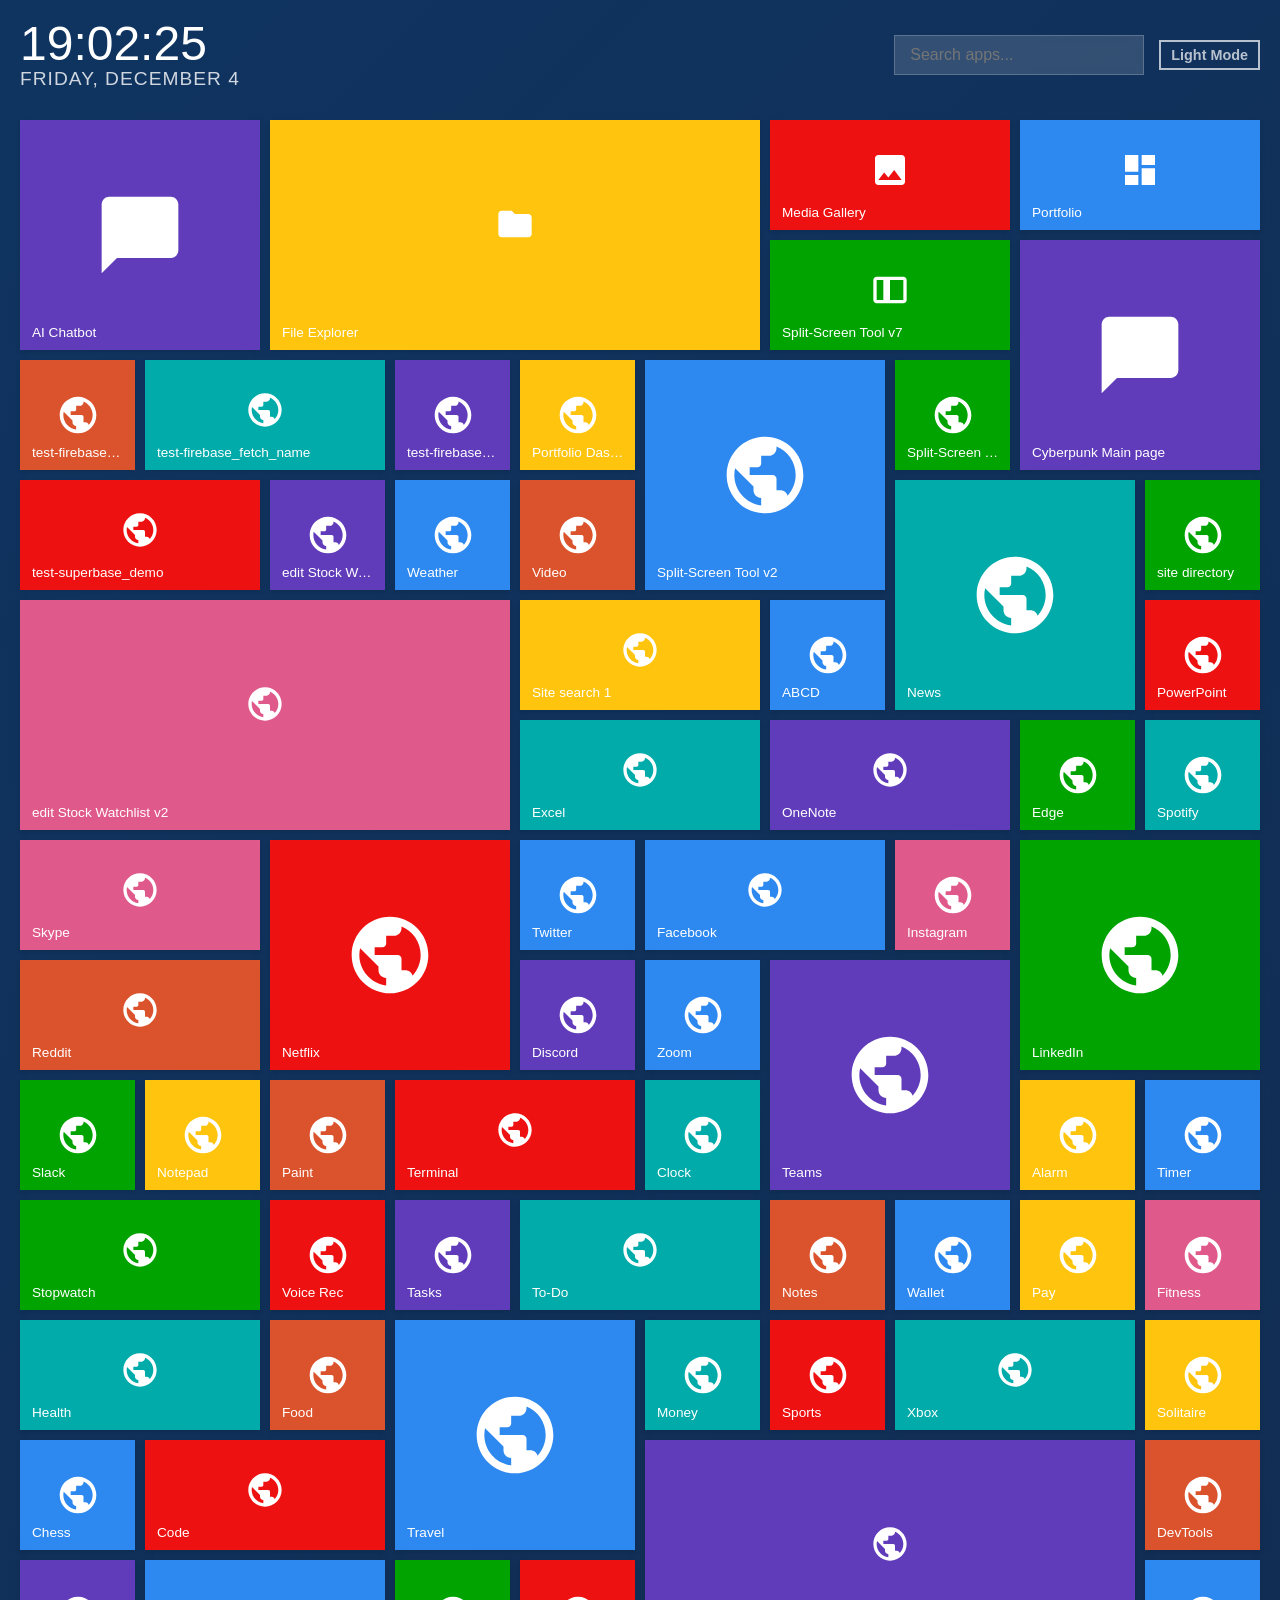
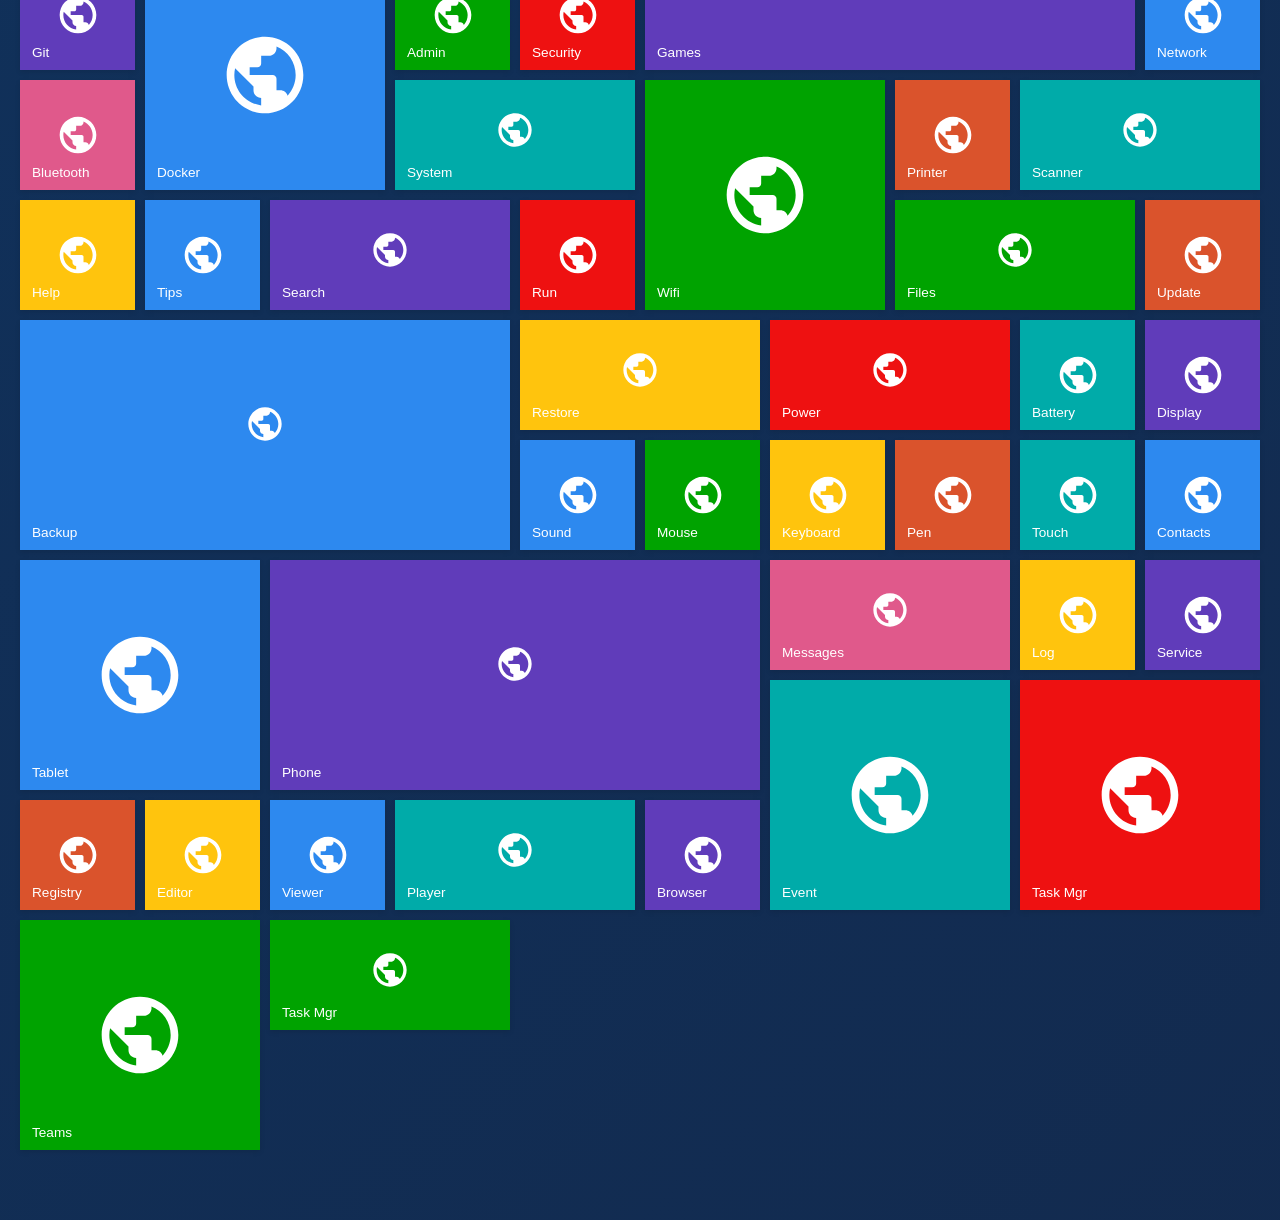
<file: oth/index.html>
<!DOCTYPE html>
<html lang="en">
<head>
    <meta charset="UTF-8">
    <meta name="viewport" content="width=device-width, initial-scale=1.0">
    <title>Start Screen</title>
    <style>
        :root {
            /* Metro Colors */
            --c-blue: #2d89ef;
            --c-teal: #00a300;
            --c-purple: #603cba;
            --c-red: #ee1111;
            --c-green: #00aba9;
            --c-orange: #da532c;
            --c-yellow: #ffc40d;
            --c-pink: #e0598b;
            --c-dark: #1d1d1d;
            --c-light: #ffffff;
            --c-gray: #eff4ff;
            
            /* Base Settings */
            --tile-gap: 10px;
            --tile-base: 110px;
            --bg-anim-1: #1a1a2e;
            --bg-anim-2: #16213e;
            --bg-anim-3: #0f3460;
            --text-main: #ffffff;
        }

        /* Light Mode Overrides */
        body.light-mode {
            --bg-anim-1: #f0f2f5;
            --bg-anim-2: #e4e6eb;
            --bg-anim-3: #dbe0e6;
            --text-main: #111111;
        }

        * { box-sizing: border-box; margin: 0; padding: 0; font-family: 'Segoe UI', Tahoma, Geneva, Verdana, sans-serif; }

        body {
            background: linear-gradient(-45deg, var(--bg-anim-1), var(--bg-anim-2), var(--bg-anim-3));
            background-size: 400% 400%;
            animation: gradientBG 15s ease infinite;
            color: var(--text-main);
            min-height: 100vh;
            overflow-x: hidden;
            padding: 20px;
            transition: color 0.3s ease;
        }

        @keyframes gradientBG {
            0% { background-position: 0% 50%; }
            50% { background-position: 100% 50%; }
            100% { background-position: 0% 50%; }
        }

        /* Header */
        header {
            display: flex;
            justify-content: space-between;
            align-items: center;
            margin-bottom: 30px;
            flex-wrap: wrap;
            gap: 20px;
            max-width: 1400px;
            margin-left: auto;
            margin-right: auto;
        }

        .clock-container {
            text-align: left;
        }
        #time { font-size: 3rem; font-weight: 300; line-height: 1; }
        #date { font-size: 1.2rem; opacity: 0.8; text-transform: uppercase; letter-spacing: 1px; }

        .controls {
            display: flex;
            gap: 15px;
            align-items: center;
        }

        /* Search Bar */
        .search-box {
            background: rgba(255, 255, 255, 0.15);
            border: 1px solid rgba(255, 255, 255, 0.2);
            padding: 10px 15px;
            border-radius: 0;
            color: inherit;
            font-size: 1rem;
            width: 250px;
            backdrop-filter: blur(5px);
            outline: none;
            transition: background 0.2s;
        }
        body.light-mode .search-box { 
            background: rgba(0,0,0,0.05); 
            border-color: rgba(0,0,0,0.1); 
            color: #000;
        }
        .search-box:focus { background: rgba(255, 255, 255, 0.25); }

        /* Toggle Switch */
        .theme-toggle {
            cursor: pointer;
            background: none;
            border: 2px solid currentColor;
            color: inherit;
            padding: 5px 10px;
            font-weight: bold;
            font-size: 0.9rem;
            opacity: 0.7;
            transition: opacity 0.2s;
        }
        .theme-toggle:hover { opacity: 1; }

        /* Grid Layout */
        .grid-container {
            display: grid;
            grid-template-columns: repeat(auto-fill, minmax(var(--tile-base), 1fr));
            grid-auto-rows: var(--tile-base);
            grid-auto-flow: dense; /* Critical for packing different sizes */
            gap: var(--tile-gap);
            max-width: 1600px;
            margin: 0 auto;
            padding-bottom: 50px;
        }

        /* Tile Styles */
        .tile {
            position: relative;
            display: flex;
            flex-direction: column;
            justify-content: flex-end; /* Text at bottom */
            padding: 10px;
            cursor: pointer;
            color: white;
            text-decoration: none;
            overflow: hidden;
            transition: transform 0.2s cubic-bezier(0.25, 0.46, 0.45, 0.94), box-shadow 0.2s;
            box-shadow: 0 2px 5px rgba(0,0,0,0.1);
            user-select: none;
        }

        .tile:hover {
            transform: scale(1.03);
            z-index: 10;
            box-shadow: 0 8px 15px rgba(0,0,0,0.3);
            outline: 2px solid rgba(255,255,255,0.3);
        }

        .tile:active { transform: scale(0.98); }

        /* Tile Sizes */
        .size-1x1 { grid-column: span 1; grid-row: span 1; }
        .size-2x1 { grid-column: span 2; grid-row: span 1; }
        .size-2x2 { grid-column: span 2; grid-row: span 2; }
        .size-4x2 { grid-column: span 4; grid-row: span 2; }

        /* Tile Colors */
        .bg-blue { background-color: var(--c-blue); }
        .bg-teal { background-color: var(--c-teal); }
        .bg-purple { background-color: var(--c-purple); }
        .bg-red { background-color: var(--c-red); }
        .bg-green { background-color: var(--c-green); }
        .bg-orange { background-color: var(--c-orange); }
        .bg-yellow { background-color: var(--c-yellow); }
        .bg-pink { background-color: var(--c-pink); }

        /* Tile Content */
        .tile-icon {
            position: absolute;
            top: 50%;
            left: 50%;
            transform: translate(-50%, -50%);
            width: 40%;
            height: 40%;
            fill: white;
        }
        
        /* Adjust icon position for different sizes */
        .size-2x1 .tile-icon, .size-4x2 .tile-icon { top: 45%; width: 40px; height: 40px; }
        .size-1x1 .tile-icon { width: 40%; height: 40%; }

        .tile-label {
            font-size: 0.85rem;
            font-weight: 500;
            white-space: nowrap;
            overflow: hidden;
            text-overflow: ellipsis;
            margin-left: 2px;
            z-index: 2;
        }

        /* Responsive Adjustments */
        @media (max-width: 800px) {
            :root { --tile-base: 100px; }
            .size-4x2 { grid-column: span 2; grid-row: span 2; } /* Downgrade huge tiles on tablets */
            header { flex-direction: column; align-items: flex-start; }
            .controls { width: 100%; justify-content: space-between; }
            .search-box { width: 100%; }
        }

        @media (max-width: 500px) {
            .grid-container { grid-template-columns: repeat(2, 1fr); }
            .size-2x2, .size-2x1, .size-4x2 { grid-column: span 1; grid-row: span 1; } /* Force uniform grid on mobile */
            .tile-icon { width: 30px; height: 30px; }
        }
    </style>
</head>
<body>

<header>
    <div class="clock-container">
        <div id="time">00:00:00</div>
        <div id="date">Monday, January 1</div>
    </div>
    <div class="controls">
        <input type="text" id="searchInput" class="search-box" placeholder="Search apps...">
        <button id="themeToggle" class="theme-toggle">Light Mode</button>
    </div>
</header>

<div id="appGrid" class="grid-container">
    <!-- Tiles generated by JS -->
</div>

<script>
    // --- Configuration & Data ---
    const colors = ['bg-blue', 'bg-teal', 'bg-purple', 'bg-red', 'bg-green', 'bg-orange', 'bg-yellow', 'bg-pink'];
    const sizes = ['size-1x1', 'size-1x1', 'size-1x1', 'size-2x1', 'size-2x1', 'size-2x2', 'size-4x2']; // Weighted for variety

    // SVG Icons (Paths only to save space)
    const icons = {
        chat: '<path d="M20 2H4c-1.1 0-2 .9-2 2v18l4-4h14c1.1 0 2-.9 2-2V4c0-1.1-.9-2-2-2z"/>',
        folder: '<path d="M10 4H4c-1.1 0-1.99.9-1.99 2L2 18c0 1.1.9 2 2 2h16c1.1 0 2-.9 2-2V8c0-1.1-.9-2-2-2h-8l-2-2z"/>',
        image: '<path d="M21 19V5c0-1.1-.9-2-2-2H5c-1.1 0-2 .9-2 2v14c0 1.1.9 2 2 2h14c1.1 0 2-.9 2-2zM8.5 13.5l2.5 3.01L14.5 12l4.5 6H5l3.5-4.5z"/>',
        chart: '<path d="M3 13h8V3H3v10zm0 8h8v-6H3v6zm10 0h8V11h-8v10zm0-18v6h8V3h-8z"/>',
        split: '<path d="M20 4H4c-1.1 0-2 .9-2 2v12c0 1.1.9 2 2 2h16c1.1 0 2-.9 2-2V6c0-1.1-.9-2-2-2zM8 18H4V6h4v12zm12 0h-8V6h8v12z"/>',
        generic: '<path d="M12 2C6.48 2 2 6.48 2 12s4.48 10 10 10 10-4.48 10-10S17.52 2 12 2zm-1 17.93c-3.95-.49-7-3.85-7-7.93 0-.62.08-1.21.21-1.79L9 15v1c0 1.1.9 2 2 2v1.93zm6.9-2.54c-.26-.81-1-1.39-1.9-1.39h-1v-3c0-.55-.45-1-1-1H8v-2h2c.55 0 1-.45 1-1V7h2c1.1 0 2-.9 2-2v-.41c2.93 1.19 5 4.06 5 7.41 0 2.08-.8 3.97-2.1 5.39z"/>',
        music: '<path d="M12 3v9.28c-.47-.17-.97-.28-1.5-.28C8.01 12 6 14.01 6 16.5S8.01 21 10.5 21c2.31 0 4.2-1.75 4.45-4H15V6h4V3h-7z"/>',
        calc: '<path d="M19 3H5c-1.1 0-2 .9-2 2v14c0 1.1.9 2 2 2h14c1.1 0 2-.9 2-2V5c0-1.1-.9-2-2-2zm-6 14H7v-2h6v2zm4-4H7v-2h10v2zm0-4H7V7h10v2z"/>',
        mail: '<path d="M20 4H4c-1.1 0-1.99.9-1.99 2L2 18c0 1.1.9 2 2 2h16c1.1 0 2-.9 2-2V6c0-1.1-.9-2-2-2zm0 4l-8 5-8-5V6l8 5 8-5v2z"/>',
        gear: '<path d="M19.43 12.98c.04-.32.07-.64.07-.98s-.03-.66-.07-.98l2.11-1.65c.19-.15.24-.42.12-.64l-2-3.46c-.12-.22-.39-.3-.61-.22l-2.49 1c-.52-.4-1.08-.73-1.69-.98l-.38-2.65C14.46 2.18 14.25 2 14 2h-4c-.25 0-.46.18-.49.42l-.38 2.65c-.61.25-1.17.59-1.69.98l-2.49-1c-.23-.09-.49 0-.61.22l-2 3.46c-.13.22-.07.49.12.64l2.11 1.65c-.04.32-.07.65-.07.98s.03.66.07.98l-2.11 1.65c-.19.15-.24.42-.12.64l2 3.46c.12.22.39.3.61.22l2.49-1c.52.4 1.08.73 1.69.98l.38 2.65c.03.24.24.42.49.42h4c.25 0 .46-.18.49-.42l.38-2.65c.61-.25 1.17-.59 1.69-.98l2.49 1c.23.09.49 0 .61-.22l2-3.46c.12-.22.07-.49-.12-.64l-2.11-1.65zM12 15.5c-1.93 0-3.5-1.57-3.5-3.5s1.57-3.5 3.5-3.5 3.5 1.57 3.5 3.5-1.57 3.5-3.5 3.5z"/>'
    };

    const appNames = ["Calculator", "Music", "Mail", "Settings", "Camera", "Maps", "Calendar", "Store", "Photos", "Weather", "News", "Video", "People", "OneDrive", "Word", "Excel", "PowerPoint", "OneNote", "Edge", "Skype", "Spotify", "Netflix", "Twitter", "Facebook", "Instagram", "LinkedIn", "Reddit", "Discord", "Zoom", "Teams", "Slack", "Notepad", "Paint", "Terminal", "Clock", "Alarm", "Timer", "Stopwatch", "Voice Rec", "Tasks", "To-Do", "Notes", "Wallet", "Pay", "Health", "Fitness", "Food", "Travel", "Money", "Sports", "Games", "Xbox", "Solitaire", "Chess", "Code", "DevTools", "Git", "Docker", "Admin", "Security", "System", "Network", "Wifi", "Bluetooth", "Printer", "Scanner", "Help", "Tips", "Search", "Run", "Files", "Backup", "Restore", "Update", "Power", "Battery", "Display", "Sound", "Mouse", "Keyboard", "Pen", "Touch", "Tablet", "Phone", "Messages", "Contacts", "Log", "Event", "Service", "Task Mgr", "Registry", "Editor", "Viewer", "Player", "Browser"];

    // 1. Fixed Tiles (The first 5)
    const fixedTiles = [
        { name: "AI Chatbot", link: "webpages/AI-chatbot.html", color: "bg-purple", size: "size-2x2", icon: icons.chat },
        { name: "File Explorer", link: "webpages/file_explorer.html", color: "bg-yellow", size: "size-4x2", icon: icons.folder },
        { name: "Media Gallery", link: "webpages/media_gallery.html", color: "bg-red", size: "size-2x1", icon: icons.image },
        { name: "Portfolio", link: "webpages/portfolio.html", color: "bg-blue", size: "size-2x1", icon: icons.chart },
        { name: "Split-Screen Tool v7", link: "webpages/split_screen_2_image_only_v7.html", color: "bg-teal", size: "size-2x1", icon: icons.split },
        { name: "Cyberpunk Main page", link: "ideas/mainpage-cyberpunk-1.html", color: "bg-purple", size: "size-2x2", icon: icons.chat },
        { name: "test-firebase_submit_name", link: "webpages_2/test-firebase_submit_name.html", color: "bg-orange", size: "size-1x1", icon: icons.generic },
        { name: "test-firebase_fetch_name", link: "webpages_2/test-firebase_fetch_name.html", color: "bg-green", size: "size-2x1", icon: icons.generic },
        { name: "test-firebase_fetch_name_display_table", link: "webpages_2/test-firebase_fetch_name_display_table.html", color: "bg-purple", size: "size-1x1", icon: icons.generic },
        { name: "Portfolio Dashboard", link: "webpages/portfolio_dashboard.html", color: "bg-yellow", size: "size-1x1", icon: icons.generic },
        { name: "Split-Screen Tool v2", link: "webpages/split_screen_2_image_only_v2.html", color: "bg-blue", size: "size-2x2", icon: icons.generic },
        { name: "Split-Screen Tool v3", link: "webpages/split_screen_2_image_only_v3.html", color: "bg-teal", size: "size-1x1", icon: icons.generic },
        { name: "test-superbase_demo", link: "webpages_2/test-superbase_demo.html", color: "bg-red", size: "size-2x1", icon: icons.generic },
        { name: "edit Stock Watchlist", link: "webpages_2/edit_stock_watchlist.html", color: "bg-purple", size: "size-1x1", icon: icons.generic },
        { name: "edit Stock Watchlist v2", link: "webpages_2/edit_stock_watchlist_v2.html", color: "bg-pink", size: "size-4x2", icon: icons.generic },
        { name: "Weather", link: "webpages/Weather.html", color: "bg-blue", size: "size-1x1", icon: icons.generic },
        { name: "News", link: "webpages/News.html", color: "bg-green", size: "size-2x2", icon: icons.generic },
        { name: "Video", link: "webpages/Video.html", color: "bg-orange", size: "size-1x1", icon: icons.generic },
        { name: "site directory", link: "webpages/site_list_menu.html", color: "bg-teal", size: "size-1x1", icon: icons.generic },
        { name: "Site search 1", link: "webpages/links_1/site_bank.html", color: "bg-yellow", size: "size-2x1", icon: icons.generic },
        { name: "ABCD", link: "webpages/abcd.html", color: "bg-blue", size: "size-1x1", icon: icons.generic },
        { name: "Excel", link: "webpages/Excel.html", color: "bg-green", size: "size-2x1", icon: icons.generic },
        { name: "PowerPoint", link: "webpages/PowerPoint.html", color: "bg-red", size: "size-1x1", icon: icons.generic },
        { name: "OneNote", link: "webpages/OneNote.html", color: "bg-purple", size: "size-2x1", icon: icons.generic },
        { name: "Edge", link: "webpages/Edge.html", color: "bg-teal", size: "size-1x1", icon: icons.generic },
        { name: "Skype", link: "webpages/Skype.html", color: "bg-pink", size: "size-2x1", icon: icons.generic },
        { name: "Spotify", link: "webpages/Spotify.html", color: "bg-green", size: "size-1x1", icon: icons.generic },
        { name: "Netflix", link: "webpages/Netflix.html", color: "bg-red", size: "size-2x2", icon: icons.generic },
        { name: "Twitter", link: "webpages/Twitter.html", color: "bg-blue", size: "size-1x1", icon: icons.generic },
        { name: "Facebook", link: "webpages/Facebook.html", color: "bg-blue", size: "size-2x1", icon: icons.generic },
        { name: "Instagram", link: "webpages/Instagram.html", color: "bg-pink", size: "size-1x1", icon: icons.generic },
        { name: "LinkedIn", link: "webpages/LinkedIn.html", color: "bg-teal", size: "size-2x2", icon: icons.generic },
        { name: "Reddit", link: "webpages/Reddit.html", color: "bg-orange", size: "size-2x1", icon: icons.generic },
        { name: "Discord", link: "webpages/Discord.html", color: "bg-purple", size: "size-1x1", icon: icons.generic },
        { name: "Zoom", link: "webpages/Zoom.html", color: "bg-blue", size: "size-1x1", icon: icons.generic },
        { name: "Teams", link: "webpages/Teams.html", color: "bg-purple", size: "size-2x2", icon: icons.generic },
        { name: "Slack", link: "webpages/Slack.html", color: "bg-teal", size: "size-1x1", icon: icons.generic },
        { name: "Notepad", link: "webpages/Notepad.html", color: "bg-yellow", size: "size-1x1", icon: icons.generic },
        { name: "Paint", link: "webpages/Paint.html", color: "bg-orange", size: "size-1x1", icon: icons.generic },
        { name: "Terminal", link: "webpages/Terminal.html", color: "bg-red", size: "size-2x1", icon: icons.generic },
        { name: "Clock", link: "webpages/Clock.html", color: "bg-green", size: "size-1x1", icon: icons.generic },
        { name: "Alarm", link: "webpages/Alarm.html", color: "bg-yellow", size: "size-1x1", icon: icons.generic },
        { name: "Timer", link: "webpages/Timer.html", color: "bg-blue", size: "size-1x1", icon: icons.generic },
        { name: "Stopwatch", link: "webpages/Stopwatch.html", color: "bg-teal", size: "size-2x1", icon: icons.generic },
        { name: "Voice Rec", link: "webpages/VoiceRec.html", color: "bg-red", size: "size-1x1", icon: icons.generic },
        { name: "Tasks", link: "webpages/Tasks.html", color: "bg-purple", size: "size-1x2", icon: icons.generic },
        { name: "To-Do", link: "webpages/ToDo.html", color: "bg-green", size: "size-2x1", icon: icons.generic },
        { name: "Notes", link: "webpages/Notes.html", color: "bg-orange", size: "size-1x1", icon: icons.generic },
        { name: "Wallet", link: "webpages/Wallet.html", color: "bg-blue", size: "size-1x1", icon: icons.generic },
        { name: "Pay", link: "webpages/Pay.html", color: "bg-yellow", size: "size-1x1", icon: icons.generic },
        { name: "Health", link: "webpages/Health.html", color: "bg-green", size: "size-2x1", icon: icons.generic },
        { name: "Fitness", link: "webpages/Fitness.html", color: "bg-pink", size: "size-1x1", icon: icons.generic },
        { name: "Food", link: "webpages/Food.html", color: "bg-orange", size: "size-1x1", icon: icons.generic },
        { name: "Travel", link: "webpages/Travel.html", color: "bg-blue", size: "size-2x2", icon: icons.generic },
        { name: "Money", link: "webpages/Money.html", color: "bg-green", size: "size-1x1", icon: icons.generic },
        { name: "Sports", link: "webpages/Sports.html", color: "bg-red", size: "size-4x1", icon: icons.generic },
        { name: "Games", link: "webpages/Games.html", color: "bg-purple", size: "size-4x2", icon: icons.generic },
        { name: "Xbox", link: "webpages/Xbox.html", color: "bg-green", size: "size-2x1", icon: icons.generic },
        { name: "Solitaire", link: "webpages/Solitaire.html", color: "bg-yellow", size: "size-1x1", icon: icons.generic },
        { name: "Chess", link: "webpages/Chess.html", color: "bg-blue", size: "size-1x1", icon: icons.generic },
        { name: "Code", link: "webpages/Code.html", color: "bg-red", size: "size-2x1", icon: icons.generic },
        { name: "DevTools", link: "webpages/DevTools.html", color: "bg-orange", size: "size-1x1", icon: icons.generic },
        { name: "Git", link: "webpages/Git.html", color: "bg-purple", size: "size-1x1", icon: icons.generic },
        { name: "Docker", link: "webpages/Docker.html", color: "bg-blue", size: "size-2x2", icon: icons.generic },
        { name: "Admin", link: "webpages/Admin.html", color: "bg-teal", size: "size-1x1", icon: icons.generic },
        { name: "Security", link: "webpages/Security.html", color: "bg-red", size: "size-1x1", icon: icons.generic },
        { name: "System", link: "webpages/System.html", color: "bg-green", size: "size-2x1", icon: icons.generic },
        { name: "Network", link: "webpages/Network.html", color: "bg-blue", size: "size-1x1", icon: icons.generic },
        { name: "Wifi", link: "webpages/Wifi.html", color: "bg-teal", size: "size-2x2", icon: icons.generic },
        { name: "Bluetooth", link: "webpages/Bluetooth.html", color: "bg-pink", size: "size-1x1", icon: icons.generic },
        { name: "Printer", link: "webpages/Printer.html", color: "bg-orange", size: "size-1x1", icon: icons.generic },
        { name: "Scanner", link: "webpages/Scanner.html", color: "bg-green", size: "size-2x1", icon: icons.generic },
        { name: "Help", link: "webpages/Help.html", color: "bg-yellow", size: "size-1x1", icon: icons.generic },
        { name: "Tips", link: "webpages/Tips.html", color: "bg-blue", size: "size-1x1", icon: icons.generic },
        { name: "Search", link: "webpages/Search.html", color: "bg-purple", size: "size-2x1", icon: icons.generic },
        { name: "Run", link: "webpages/Run.html", color: "bg-red", size: "size-1x1", icon: icons.generic },
        { name: "Files", link: "webpages/Files.html", color: "bg-teal", size: "size-2x1", icon: icons.generic },
        { name: "Backup", link: "webpages/Backup.html", color: "bg-blue", size: "size-4x2", icon: icons.generic },
        { name: "Restore", link: "webpages/Restore.html", color: "bg-yellow", size: "size-2x1", icon: icons.generic },
        { name: "Update", link: "webpages/Update.html", color: "bg-orange", size: "size-1x1", icon: icons.generic },
        { name: "Power", link: "webpages/Power.html", color: "bg-red", size: "size-2x1", icon: icons.generic },
        { name: "Battery", link: "webpages/Battery.html", color: "bg-green", size: "size-1x1", icon: icons.generic },
        { name: "Display", link: "webpages/Display.html", color: "bg-purple", size: "size-1x1", icon: icons.generic },
        { name: "Sound", link: "webpages/Sound.html", color: "bg-blue", size: "size-1x1", icon: icons.generic },
        { name: "Mouse", link: "webpages/Mouse.html", color: "bg-teal", size: "size-1x1", icon: icons.generic },
        { name: "Keyboard", link: "webpages/Keyboard.html", color: "bg-yellow", size: "size-1x1", icon: icons.generic },
        { name: "Pen", link: "webpages/Pen.html", color: "bg-orange", size: "size-1x1", icon: icons.generic },
        { name: "Touch", link: "webpages/Touch.html", color: "bg-green", size: "size-1x1", icon: icons.generic },
        { name: "Tablet", link: "webpages/Tablet.html", color: "bg-blue", size: "size-2x2", icon: icons.generic },
        { name: "Phone", link: "webpages/Phone.html", color: "bg-purple", size: "size-4x2", icon: icons.generic },
        { name: "Messages", link: "webpages/Messages.html", color: "bg-pink", size: "size-2x1", icon: icons.generic },
        { name: "Contacts", link: "webpages/Contacts.html", color: "bg-blue", size: "size-1x1", icon: icons.generic },
        { name: "Log", link: "webpages/Log.html", color: "bg-yellow", size: "size-1x1", icon: icons.generic },
        { name: "Event", link: "webpages/Event.html", color: "bg-green", size: "size-2x2", icon: icons.generic },
        { name: "Service", link: "webpages/Service.html", color: "bg-purple", size: "size-1x1", icon: icons.generic },
        { name: "Task Mgr", link: "webpages/TaskMgr.html", color: "bg-red", size: "size-2x2", icon: icons.generic },
        { name: "Registry", link: "webpages/Registry.html", color: "bg-orange", size: "size-1x1", icon: icons.generic },
        { name: "Editor", link: "webpages/Editor.html", color: "bg-yellow", size: "size-1x1", icon: icons.generic },
        { name: "Viewer", link: "webpages/Viewer.html", color: "bg-blue", size: "size-1x1", icon: icons.generic },
        { name: "Player", link: "webpages/Player.html", color: "bg-green", size: "size-2x1", icon: icons.generic },
        { name: "Browser", link: "webpages/Browser.html", color: "bg-purple", size: "size-1x1", icon: icons.generic }
    ];

    // 2. Generate remaining 95 tiles
    let allTiles = [...fixedTiles];
    
    function getRandomItem(arr) { return arr[Math.floor(Math.random() * arr.length)]; }
    function getIconForName(name) {
        name = name.toLowerCase();
        if (name.includes('mail') || name.includes('message')) return icons.mail;
        if (name.includes('music') || name.includes('spotify') || name.includes('sound')) return icons.music;
        if (name.includes('calc') || name.includes('math')) return icons.calc;
        if (name.includes('setting') || name.includes('system') || name.includes('admin')) return icons.gear;
        if (name.includes('photo') || name.includes('video')) return icons.image;
        return icons.generic;
    }

    for (let i = 0; i < 2; i++) {
        const name = getRandomItem(appNames);
        const appNum = i + 1;
        allTiles.push({
            name: name,
            link: `webpages/app${appNum}.html`,
            color: getRandomItem(colors),
            size: getRandomItem(sizes),
            icon: getIconForName(name)
        });
    }

    // --- Logic ---

    const grid = document.getElementById('appGrid');
    const searchInput = document.getElementById('searchInput');
    const timeEl = document.getElementById('time');
    const dateEl = document.getElementById('date');
    const themeBtn = document.getElementById('themeToggle');

    // Render Tiles
    function renderTiles(filter = "") {
        grid.innerHTML = "";
        const filterLower = filter.toLowerCase();

        allTiles.forEach((tile, index) => {
            if (tile.name.toLowerCase().includes(filterLower)) {
                const a = document.createElement('a');
                a.href = tile.link;
                a.target = "_blank";
                a.className = `tile ${tile.color} ${tile.size}`;
                
                // Randomize entry animation delay for cool effect
                a.style.animation = `fadeIn 0.3s ease forwards ${index * 0.01}s`;

                const iconSvg = document.createElementNS("http://www.w3.org/2000/svg", "svg");
                iconSvg.setAttribute("viewBox", "0 0 24 24");
                iconSvg.setAttribute("class", "tile-icon");
                iconSvg.innerHTML = tile.icon;

                const span = document.createElement('span');
                span.className = 'tile-label';
                span.textContent = tile.name;

                a.appendChild(iconSvg);
                a.appendChild(span);
                grid.appendChild(a);
            }
        });
    }

    // Clock
    function updateClock() {
        const now = new Date();
        timeEl.textContent = now.toLocaleTimeString('en-US', { hour12: false });
        dateEl.textContent = now.toLocaleDateString('en-US', { weekday: 'long', month: 'long', day: 'numeric' });
    }

    // Theme Toggle
    function initTheme() {
        const savedTheme = localStorage.getItem('metroTheme');
        if (savedTheme === 'light') {
            document.body.classList.add('light-mode');
            themeBtn.textContent = "Dark Mode";
        }
    }

    themeBtn.addEventListener('click', () => {
        document.body.classList.toggle('light-mode');
        const isLight = document.body.classList.contains('light-mode');
        themeBtn.textContent = isLight ? "Dark Mode" : "Light Mode";
        localStorage.setItem('metroTheme', isLight ? 'light' : 'dark');
    });

    // Search Listener
    searchInput.addEventListener('input', (e) => {
        renderTiles(e.target.value);
    });

    // Initialize
    initTheme();
    updateClock();
    setInterval(updateClock, 1000);
    renderTiles();

</script>
</body>
</html>
</file>
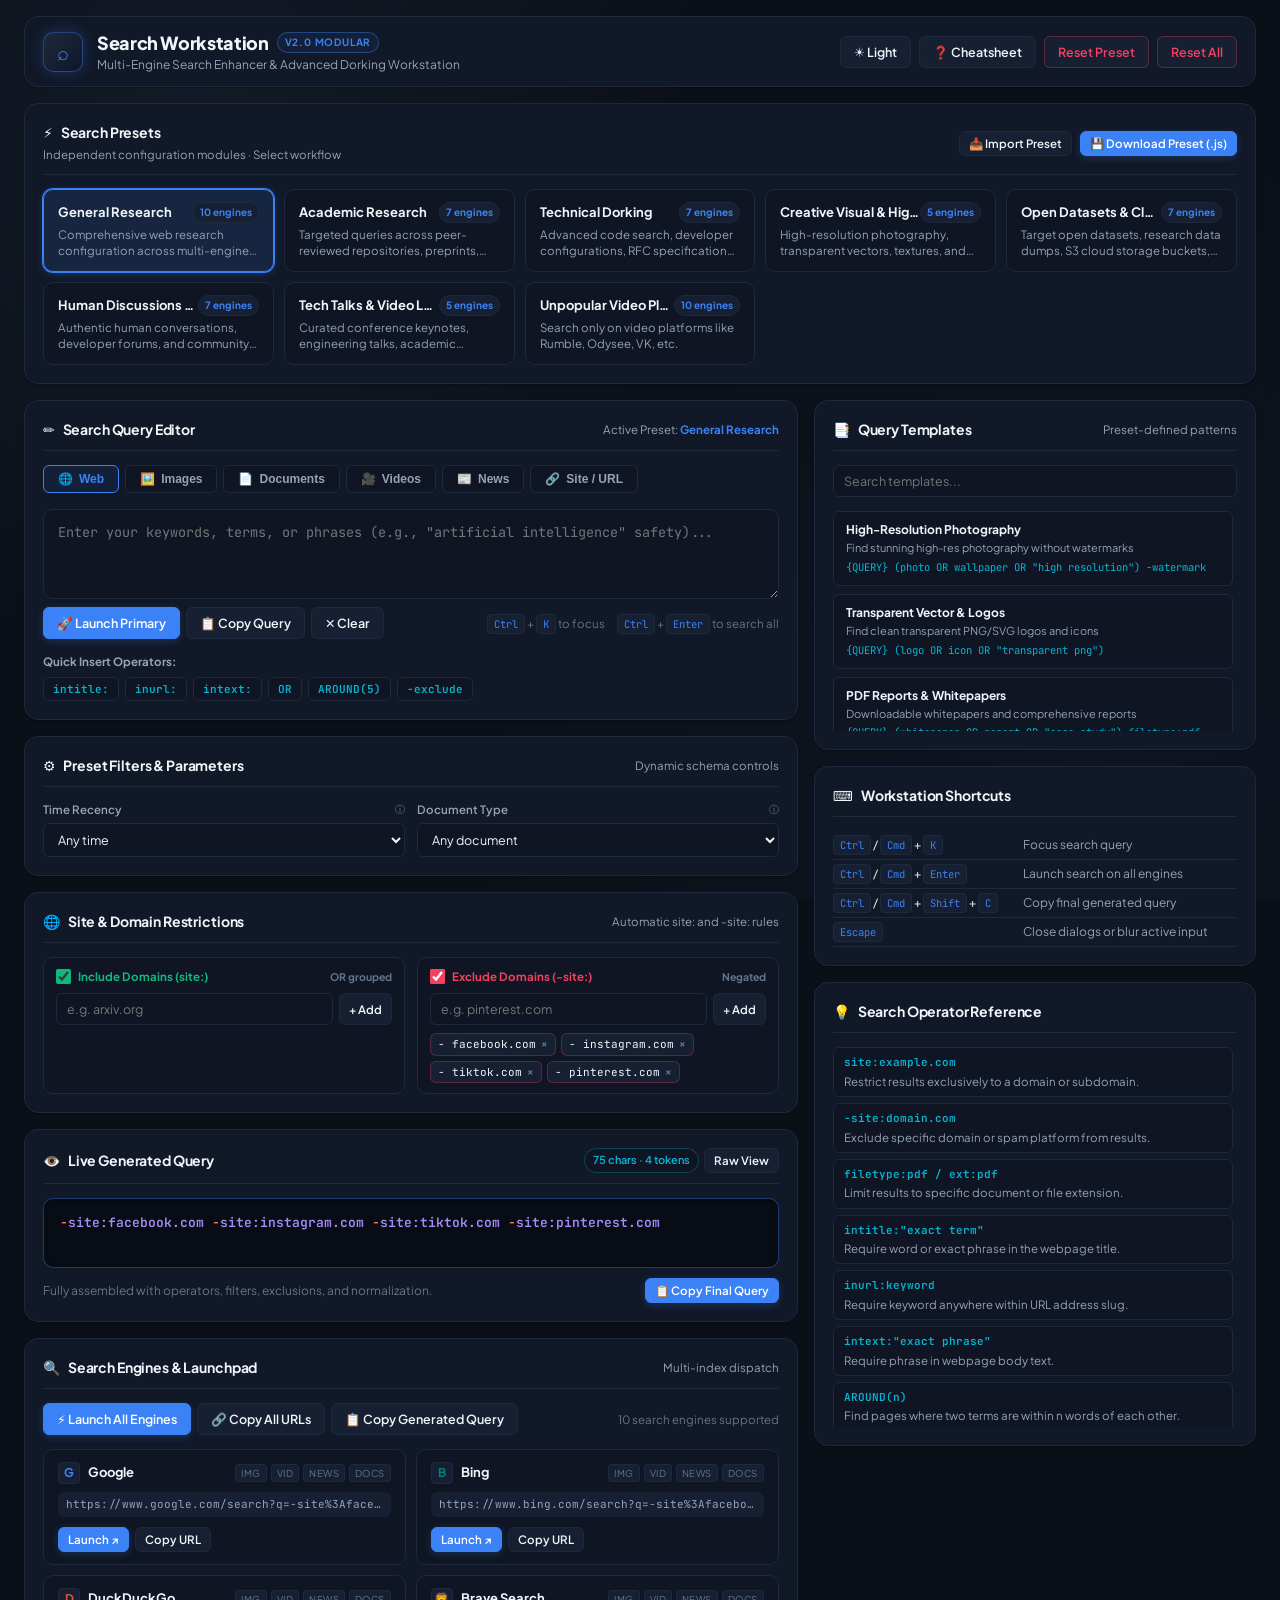
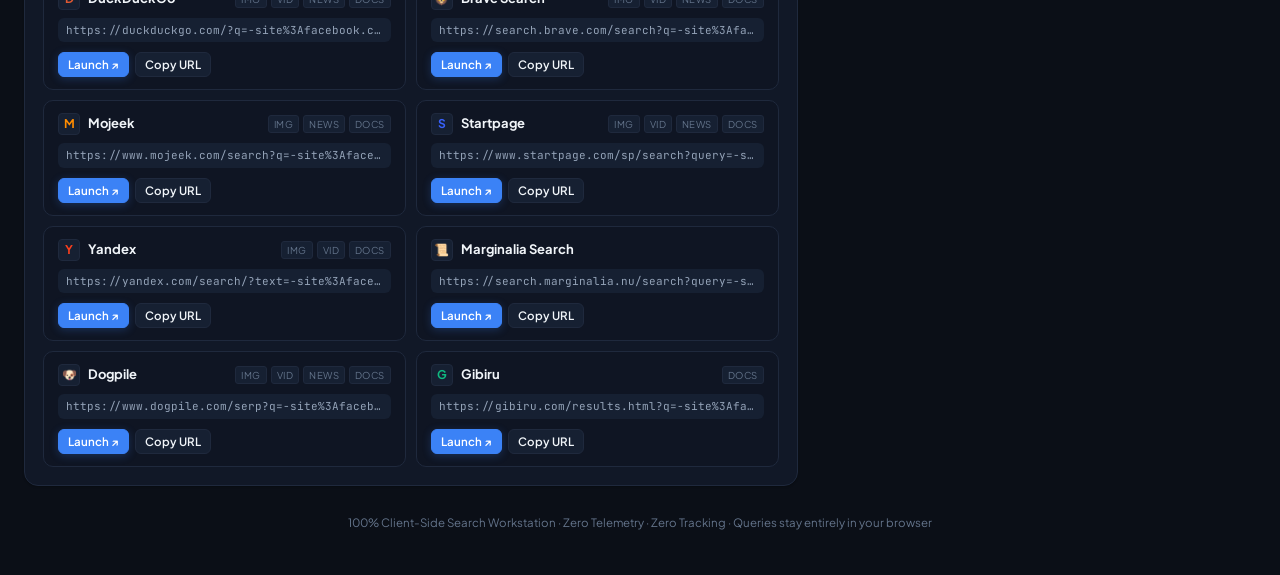
<file: apps/search-workstation-2/index.html>
<!DOCTYPE html>
<html lang="en" data-theme="dark">
<head>
  <meta charset="UTF-8">
  <meta name="viewport" content="width=device-width, initial-scale=1.0">
  <meta name="description" content="Production-quality modular browser-based Search Workstation. Enhance, analyze, and launch advanced search queries across multiple search engines.">
  <meta name="color-scheme" content="dark light">
  <title>Search Workstation — Multi-Engine Query Builder &amp; Dorking Workstation</title>
  
  <!-- Modern Workstation Stylesheet -->
  <link rel="stylesheet" href="css/app.css">
</head>
<body>
  <div class="app-container">
    
    <!-- Top Header Navigation -->
    <header class="app-header">
      <div class="brand-section">
        <div class="brand-icon" aria-hidden="true">⌕</div>
        <div class="brand-titles">
          <h1>
            Search Workstation
            <span class="brand-tag">v2.0 Modular</span>
          </h1>
          <p class="brand-subtitle">Multi-Engine Search Enhancer &amp; Advanced Dorking Workstation</p>
        </div>
      </div>

      <div class="header-controls">
        <button id="themeBtn" class="btn" type="button" title="Toggle color theme">
          ☀️ Light
        </button>
        <button id="helpBtn" class="btn" type="button" title="View operators &amp; shortcuts">
          ❓ Cheatsheet
        </button>
        <button id="resetPresetBtn" class="btn btn-danger" type="button" title="Restore active preset defaults">
          Reset Preset
        </button>
        <button id="resetAllBtn" class="btn btn-danger" type="button" title="Reset all workstation data">
          Reset All
        </button>
      </div>
    </header>

    <!-- Preset Selection Strip -->
    <section class="panel" aria-labelledby="presetsSectionTitle">
      <div class="panel-header">
        <div>
          <h2 id="presetsSectionTitle" class="panel-title">
            <span>⚡</span>
            <span>Search Presets</span>
          </h2>
          <span class="panel-subtitle">Independent configuration modules · Select workflow</span>
        </div>
        <div class="preset-header-actions" style="display:flex; align-items:center; gap:8px;">
          <input type="file" id="importPresetFileInput" accept=".js,.mjs,.json" style="display:none;">
          <button id="importPresetBtn" class="btn btn-sm" type="button" title="Import a preset configuration from a .js or .json file">
            📥 Import Preset
          </button>
          <button id="exportPresetBtn" class="btn btn-sm btn-primary" type="button" title="Download your modified session search settings as a reusable .js preset module">
            💾 Download Preset (.js)
          </button>
        </div>
      </div>
      <div id="presetSelector" class="presets-container" role="region" aria-label="Preset Configurations">
        <!-- Dynamically rendered from presets/*.js -->
      </div>
    </section>

    <!-- Main Workspace Two-Column Grid -->
    <main class="layout-grid">
      
      <!-- Primary Column: Query Construction, Filters, Sites, Engines -->
      <section class="primary-column" style="display:flex; flex-direction:column; gap:16px;">
        
        <!-- Search Query Panel -->
        <div class="panel">
          <div class="panel-header">
            <h2 class="panel-title">
              <span>✏️</span>
              <span>Search Query Editor</span>
            </h2>
            <span class="panel-subtitle">Active Preset: <strong id="activePresetTitle" style="color:var(--accent);">General Research</strong></span>
          </div>

          <!-- Search Mode Tabs -->
          <div id="modeTabs" class="search-modes-bar" role="tablist" aria-label="Search Modes">
            <!-- Dynamically populated according to preset.searchTypes -->
          </div>

          <!-- Query Input -->
          <div class="query-editor-wrap">
            <textarea 
              id="baseQueryInput" 
              class="query-textarea" 
              placeholder='Enter your keywords, terms, or phrases (e.g., "artificial intelligence" safety)...'
              aria-label="Base search query input"
              rows="3"
            ></textarea>

            <div class="query-actions-row">
              <div class="query-btns">
                <button id="searchBtn" class="btn btn-primary" type="button">
                  <span>🚀 Launch Primary</span>
                </button>
                <button id="copyQueryBtn" class="btn" type="button">
                  <span>📋 Copy Query</span>
                </button>
                <button id="clearQueryBtn" class="btn" type="button">
                  <span>✕ Clear</span>
                </button>
              </div>
              <div class="query-meta">
                <span><kbd class="kbd">Ctrl</kbd> + <kbd class="kbd">K</kbd> to focus</span>
                <span><kbd class="kbd">Ctrl</kbd> + <kbd class="kbd">Enter</kbd> to search all</span>
              </div>
            </div>
          </div>

          <!-- Quick Operator Chips -->
          <div>
            <div style="font-size:11.5px; font-weight:700; color:var(--text-muted); margin-bottom:6px;">
              Quick Insert Operators:
            </div>
            <div id="quickOperators" class="operators-strip" aria-label="Quick Operators">
              <!-- Dynamically populated from preset.operators -->
            </div>
          </div>
        </div>

        <!-- Dynamic Preset Filters Panel -->
        <div class="panel">
          <div class="panel-header">
            <h2 class="panel-title">
              <span>⚙️</span>
              <span>Preset Filters &amp; Parameters</span>
            </h2>
            <span class="panel-subtitle">Dynamic schema controls</span>
          </div>
          <div id="dynamicControls" class="dynamic-controls-grid">
            <!-- Dynamically rendered from preset.filters without hardcoding -->
          </div>
        </div>

        <!-- Domain Inclusion & Exclusion Management Panel -->
        <div class="panel">
          <div class="panel-header">
            <h2 class="panel-title">
              <span>🌐</span>
              <span>Site &amp; Domain Restrictions</span>
            </h2>
            <span class="panel-subtitle">Automatic site: and -site: rules</span>
          </div>

          <div class="sites-grid">
            <!-- Included Sites -->
            <div class="site-box" id="includeSiteBox">
              <div class="site-box-head include">
                <label class="site-head-label" for="enableIncludeSites">
                  <input type="checkbox" id="enableIncludeSites" class="site-checkbox" checked>
                  <span>Include Domains (site:)</span>
                </label>
                <span id="includeSiteStatus" style="font-size:10.5px; color:var(--text-dim);">OR grouped</span>
              </div>
              <div class="site-input-row">
                <input id="newIncludeSiteInput" class="control-input" type="text" placeholder="e.g. arxiv.org">
                <button id="addIncludeSiteBtn" class="btn btn-sm" type="button">+ Add</button>
              </div>
              <div id="includeSitesList" class="site-tags-list">
                <!-- Included domain badges rendered dynamically -->
              </div>
            </div>

            <!-- Excluded Sites -->
            <div class="site-box" id="excludeSiteBox">
              <div class="site-box-head exclude">
                <label class="site-head-label" for="enableExcludeSites">
                  <input type="checkbox" id="enableExcludeSites" class="site-checkbox" checked>
                  <span>Exclude Domains (-site:)</span>
                </label>
                <span id="excludeSiteStatus" style="font-size:10.5px; color:var(--text-dim);">Negated</span>
              </div>
              <div class="site-input-row">
                <input id="newExcludeSiteInput" class="control-input" type="text" placeholder="e.g. pinterest.com">
                <button id="addExcludeSiteBtn" class="btn btn-sm" type="button">+ Add</button>
              </div>
              <div id="excludeSitesList" class="site-tags-list">
                <!-- Excluded domain badges rendered dynamically -->
              </div>
            </div>
          </div>
        </div>

        <!-- Final Generated Query Live Preview Panel -->
        <div class="panel">
          <div class="panel-header">
            <h2 class="panel-title">
              <span>👁️</span>
              <span>Live Generated Query</span>
            </h2>
            <div class="preview-chips">
              <span id="queryLengthCounter" class="badge badge-info">0 chars · 0 tokens</span>
              <button id="rawToggleBtn" class="btn btn-sm" type="button">Raw View</button>
            </div>
          </div>

          <div class="preview-container">
            <div id="finalQueryPreview" class="preview-box" role="region" aria-label="Final query preview" tabindex="0">
              <!-- Live syntax-highlighted tokens -->
            </div>

            <div class="preview-summary-bar">
              <div style="font-size:12px; color:var(--text-dim);">
                Fully assembled with operators, filters, exclusions, and normalization.
              </div>
              <div style="display:flex; gap:6px;">
                <button id="copyFinalBtn" class="btn btn-primary btn-sm" type="button">
                  <span>📋 Copy Final Query</span>
                </button>
              </div>
            </div>
          </div>
        </div>

        <!-- Multi-Engine Dispatch & Results Grid Panel -->
        <div class="panel">
          <div class="panel-header">
            <h2 class="panel-title">
              <span>🔍</span>
              <span>Search Engines &amp; Launchpad</span>
            </h2>
            <span class="panel-subtitle">Multi-index dispatch</span>
          </div>

          <div class="engine-toolbar">
            <div class="query-btns">
              <button id="searchAllEnginesBtn" class="btn btn-primary" type="button">
                <span>⚡ Launch All Engines</span>
              </button>
              <button id="copyAllUrlsBtn" class="btn" type="button">
                <span>🔗 Copy All URLs</span>
              </button>
              <button id="copyAllQueriesBtn" class="btn" type="button">
                <span>📋 Copy Generated Query</span>
              </button>
            </div>
            <span style="font-size:11.5px; color:var(--text-dim);">10 search engines supported</span>
          </div>

          <div id="engineCards" class="engine-cards-grid">
            <!-- Dynamically populated engine cards -->
          </div>
        </div>

      </section>

      <!-- Secondary Column: Templates, Help, Shortcuts -->
      <aside class="aside-column">

        <!-- Research & Dorking Templates Panel -->
        <div class="panel">
          <div class="panel-header">
            <h2 class="panel-title">
              <span>📑</span>
              <span>Query Templates</span>
            </h2>
            <span class="panel-subtitle">Preset-defined patterns</span>
          </div>

          <div class="templates-filter-row">
            <input 
              id="templateSearchInput" 
              class="control-input" 
              type="text" 
              placeholder="Search templates..."
              aria-label="Search templates"
            >
          </div>

          <div id="templatesList" class="templates-grid">
            <!-- Dynamically populated templates from active preset -->
          </div>
        </div>

        <!-- Keyboard Shortcuts Panel -->
        <div class="panel">
          <div class="panel-header">
            <h2 class="panel-title">
              <span>⌨️</span>
              <span>Workstation Shortcuts</span>
            </h2>
          </div>
          <table class="shortcuts-table">
            <tbody>
              <tr>
                <td><kbd class="kbd">Ctrl</kbd> / <kbd class="kbd">Cmd</kbd> + <kbd class="kbd">K</kbd></td>
                <td style="color:var(--text-muted);">Focus search query</td>
              </tr>
              <tr>
                <td><kbd class="kbd">Ctrl</kbd> / <kbd class="kbd">Cmd</kbd> + <kbd class="kbd">Enter</kbd></td>
                <td style="color:var(--text-muted);">Launch search on all engines</td>
              </tr>
              <tr>
                <td><kbd class="kbd">Ctrl</kbd> / <kbd class="kbd">Cmd</kbd> + <kbd class="kbd">Shift</kbd> + <kbd class="kbd">C</kbd></td>
                <td style="color:var(--text-muted);">Copy final generated query</td>
              </tr>
              <tr>
                <td><kbd class="kbd">Escape</kbd></td>
                <td style="color:var(--text-muted);">Close dialogs or blur active input</td>
              </tr>
            </tbody>
          </table>
        </div>

        <!-- Advanced Operators Quick Reference Panel -->
        <div class="panel">
          <div class="panel-header">
            <h2 class="panel-title">
              <span>💡</span>
              <span>Search Operator Reference</span>
            </h2>
          </div>
          <div class="help-grid">
            <div class="help-row">
              <span class="help-syntax">site:example.com</span>
              <span class="help-desc">Restrict results exclusively to a domain or subdomain.</span>
            </div>
            <div class="help-row">
              <span class="help-syntax">-site:domain.com</span>
              <span class="help-desc">Exclude specific domain or spam platform from results.</span>
            </div>
            <div class="help-row">
              <span class="help-syntax">filetype:pdf / ext:pdf</span>
              <span class="help-desc">Limit results to specific document or file extension.</span>
            </div>
            <div class="help-row">
              <span class="help-syntax">intitle:"exact term"</span>
              <span class="help-desc">Require word or exact phrase in the webpage title.</span>
            </div>
            <div class="help-row">
              <span class="help-syntax">inurl:keyword</span>
              <span class="help-desc">Require keyword anywhere within URL address slug.</span>
            </div>
            <div class="help-row">
              <span class="help-syntax">intext:"exact phrase"</span>
              <span class="help-desc">Require phrase in webpage body text.</span>
            </div>
            <div class="help-row">
              <span class="help-syntax">AROUND(n)</span>
              <span class="help-desc">Find pages where two terms are within n words of each other.</span>
            </div>
            <div class="help-row">
              <span class="help-syntax">"exact phrase"</span>
              <span class="help-desc">Match precise wording in order without synonym expansion.</span>
            </div>
          </div>
        </div>

      </aside>
    </main>

    <!-- Footer Information -->
    <footer class="app-footer">
      <span>100% Client-Side Search Workstation · Zero Telemetry · Zero Tracking · Queries stay entirely in your browser</span>
    </footer>
  </div>

  <!-- Export / Download Preset Modal -->
  <div id="exportPresetModal" class="modal-overlay hidden" role="dialog" aria-modal="true" aria-labelledby="exportModalTitle">
    <div class="modal-card">
      <div class="modal-header">
        <h3 id="exportModalTitle" class="modal-title">
          <span>💾</span>
          <span>Download Modified Preset (.js)</span>
        </h3>
        <button id="closeExportModalBtn" class="modal-close" type="button" aria-label="Close dialog">&times;</button>
      </div>
      <div class="modal-body">
        <p style="font-size:12.5px; color:var(--text-muted); margin:0;">
          Export your current session customizations (active query, modified filter choices, and site lists) as a standalone JavaScript module. You can save it to your browser or download it as a <code>.js</code> file to drop into <code>presets/</code>.
        </p>

        <div class="form-row-h">
          <div class="form-row">
            <label class="form-label" for="exportPresetName">Preset Name</label>
            <input type="text" id="exportPresetName" class="form-input" placeholder="e.g. My Custom Research">
          </div>
          <div class="form-row">
            <label class="form-label" for="exportPresetId">Preset ID (Slug)</label>
            <input type="text" id="exportPresetId" class="form-input form-input-mono" placeholder="e.g. my-custom-research">
          </div>
        </div>

        <div class="form-row">
          <label class="form-label" for="exportPresetDesc">Description</label>
          <input type="text" id="exportPresetDesc" class="form-input" placeholder="Brief summary of what this preset optimizes for">
        </div>

        <div class="form-row" style="flex-direction:row; align-items:center; gap:8px;">
          <input type="checkbox" id="exportIncludeQuery" checked style="cursor:pointer;">
          <label for="exportIncludeQuery" style="font-size:12.5px; cursor:pointer; user-select:none;">
            Include current base query as preset default
          </label>
        </div>

        <div class="form-row">
          <div style="display:flex; justify-content:space-between; align-items:center;">
            <label class="form-label">Generated ES Module Preview (.js)</label>
            <span style="font-size:11px; color:var(--text-dim);">Live updated from session</span>
          </div>
          <div id="exportCodePreview" class="code-preview-area"></div>
        </div>
      </div>
      <div class="modal-footer">
        <button id="copyExportCodeBtn" class="btn btn-sm" type="button">
          📋 Copy Code
        </button>
        <div style="display:flex; gap:8px;">
          <button id="saveWorkstationPresetBtn" class="btn btn-sm" type="button" title="Keep this preset available in this browser's preset bar">
            📌 Save to Workstation
          </button>
          <button id="downloadPresetFileBtn" class="btn btn-sm btn-primary" type="button">
            💾 Download .js File
          </button>
        </div>
      </div>
    </div>
  </div>

  <!-- Import Preset Modal -->
  <div id="importPresetModal" class="modal-overlay hidden" role="dialog" aria-modal="true" aria-labelledby="importModalTitle">
    <div class="modal-card">
      <div class="modal-header">
        <h3 id="importModalTitle" class="modal-title">
          <span>📥</span>
          <span>Import Preset (.js / .json)</span>
        </h3>
        <button id="closeImportModalBtn" class="modal-close" type="button" aria-label="Close dialog">&times;</button>
      </div>
      <div class="modal-body">
        <p style="font-size:12.5px; color:var(--text-muted); margin:0;">
          Upload an exported Search Workstation <code>.js</code> or <code>.json</code> preset file, or paste its source code below.
        </p>

        <!-- Dropzone File Upload -->
        <div id="importDropzone" class="dropzone-box" tabindex="0" role="button">
          <span class="dropzone-icon">📁</span>
          <span class="dropzone-title">Click to browse or drop .js / .json preset file here</span>
          <span class="dropzone-sub">Accepts ES Module (.js, .mjs) and JSON format preset plugins</span>
        </div>

        <div style="display:flex; align-items:center; gap:10px; margin: 4px 0;">
          <hr style="flex:1; border:none; border-top:1px solid var(--border);">
          <span style="font-size:11px; color:var(--text-dim); text-transform:uppercase; letter-spacing:0.5px;">Or paste preset code</span>
          <hr style="flex:1; border:none; border-top:1px solid var(--border);">
        </div>

        <!-- Paste Code Textarea -->
        <div class="form-row">
          <label class="form-label" for="importPresetCodeInput">Preset Code (export default { ... })</label>
          <textarea id="importPresetCodeInput" class="form-input form-input-mono" rows="6" placeholder="// Paste preset export default { ... } code here"></textarea>
        </div>
      </div>
      <div class="modal-footer" style="justify-content:flex-end;">
        <button id="cancelImportBtn" class="btn btn-sm" type="button">Cancel</button>
        <button id="loadPastedPresetBtn" class="btn btn-sm btn-primary" type="button">
          ⚡ Load &amp; Register Preset
        </button>
      </div>
    </div>
  </div>

  <!-- Toast Notification Container -->
  <div id="toastContainer" class="toast-container" aria-live="polite" aria-atomic="true"></div>

  <!-- ES Module Application Entrypoint -->
  <script type="module" src="js/app.js"></script>
</body>
</html>
</file>
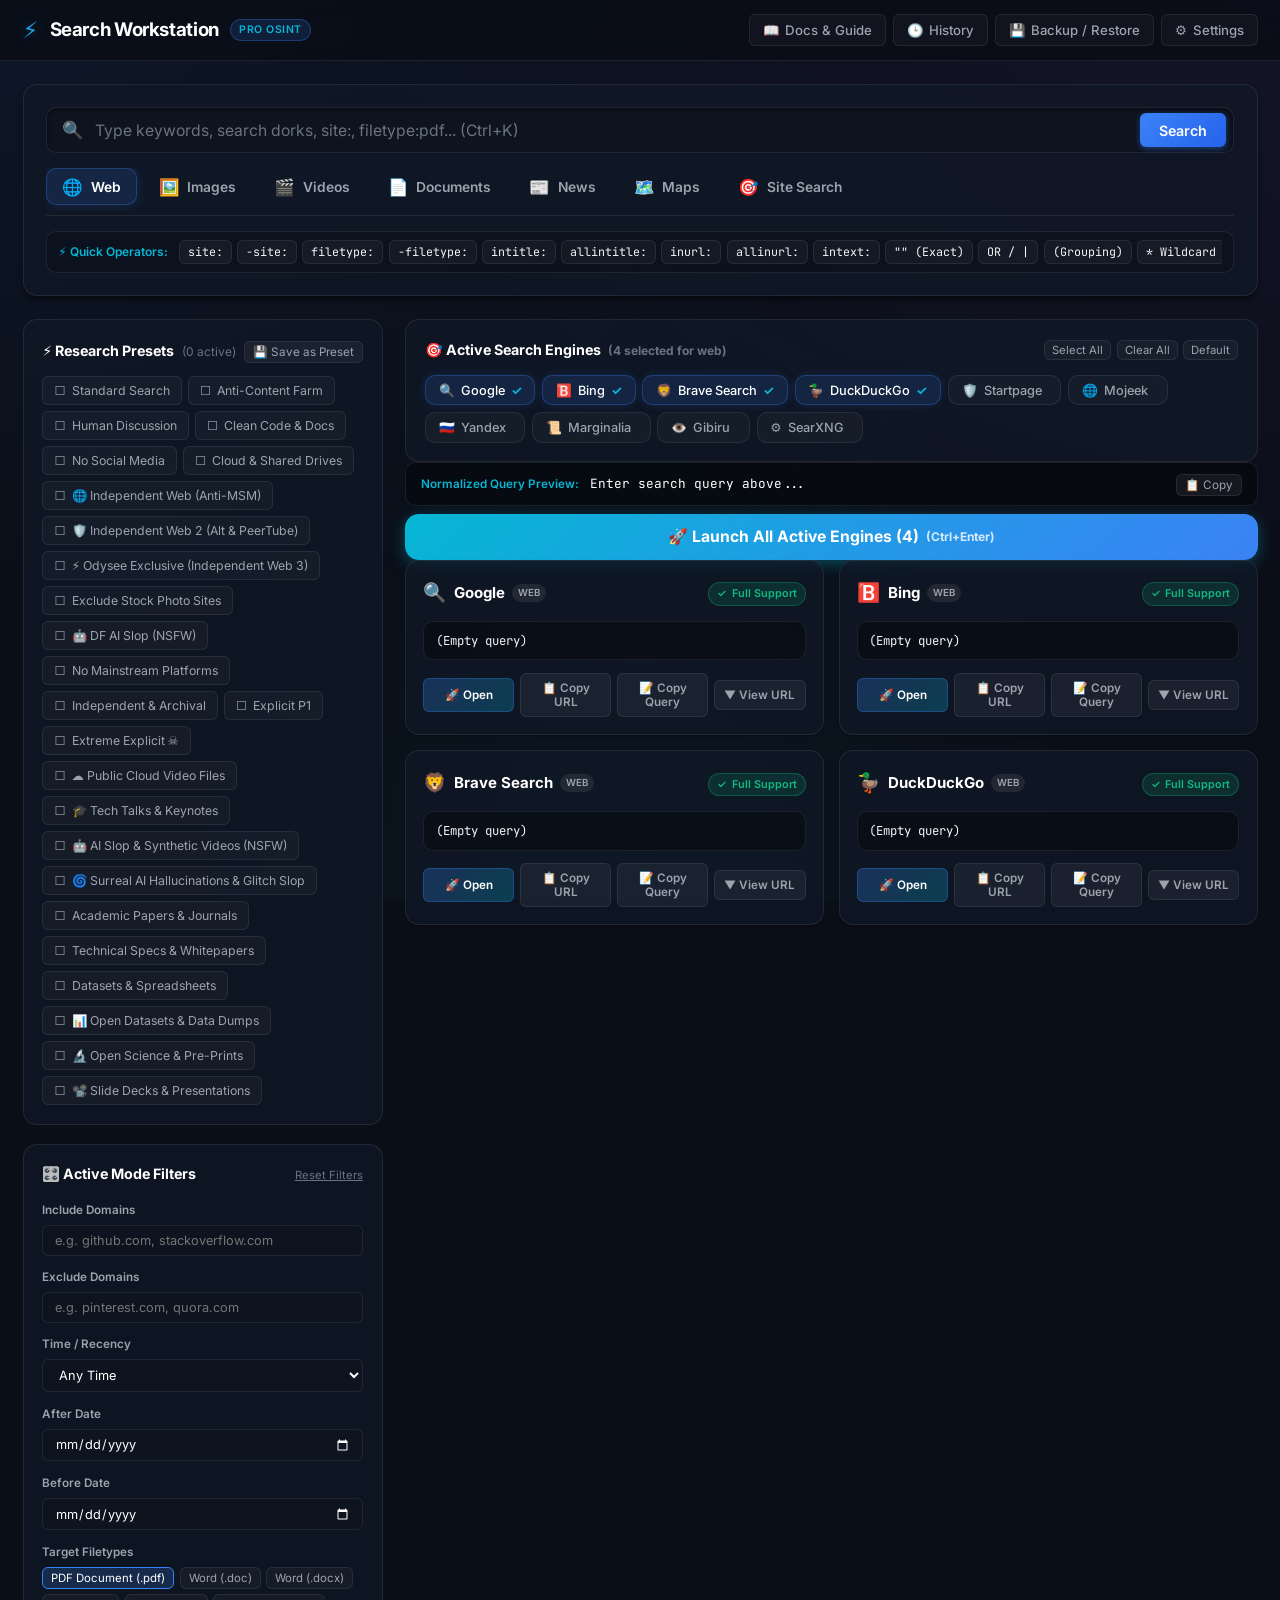
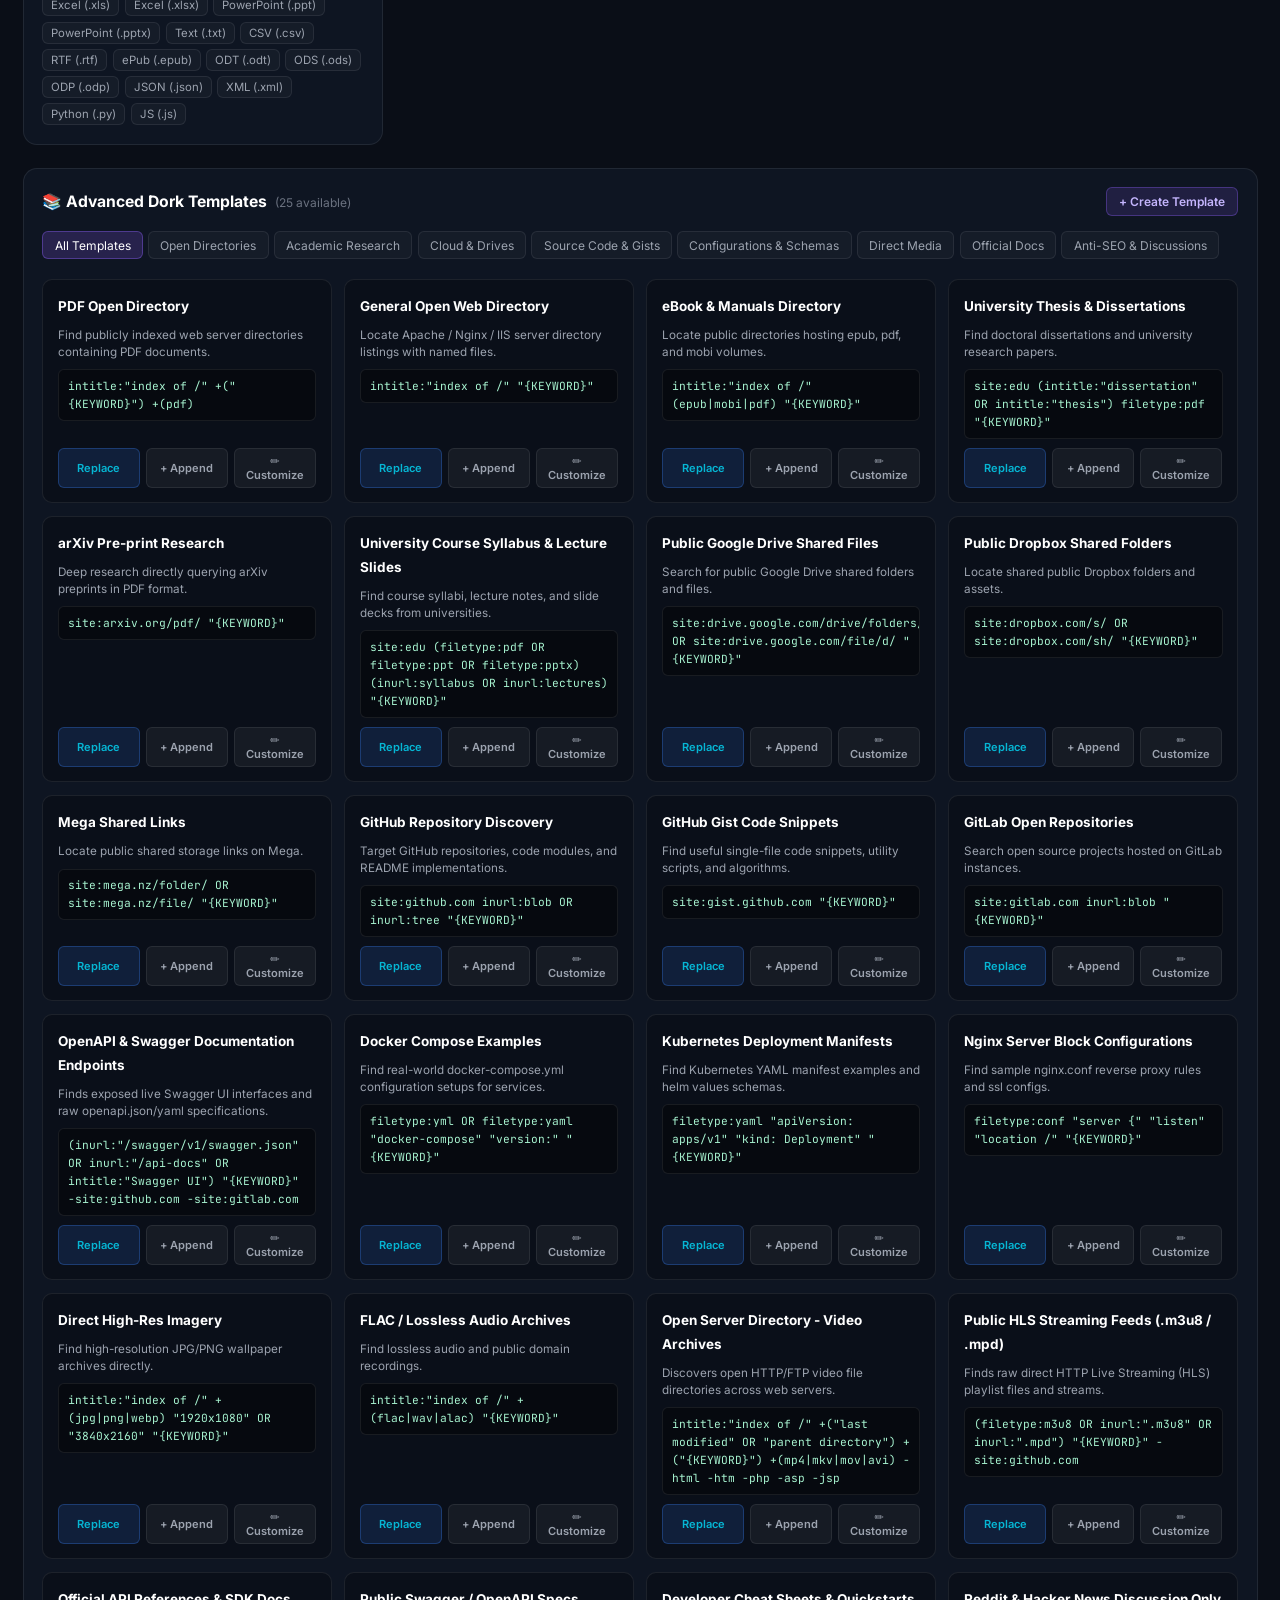
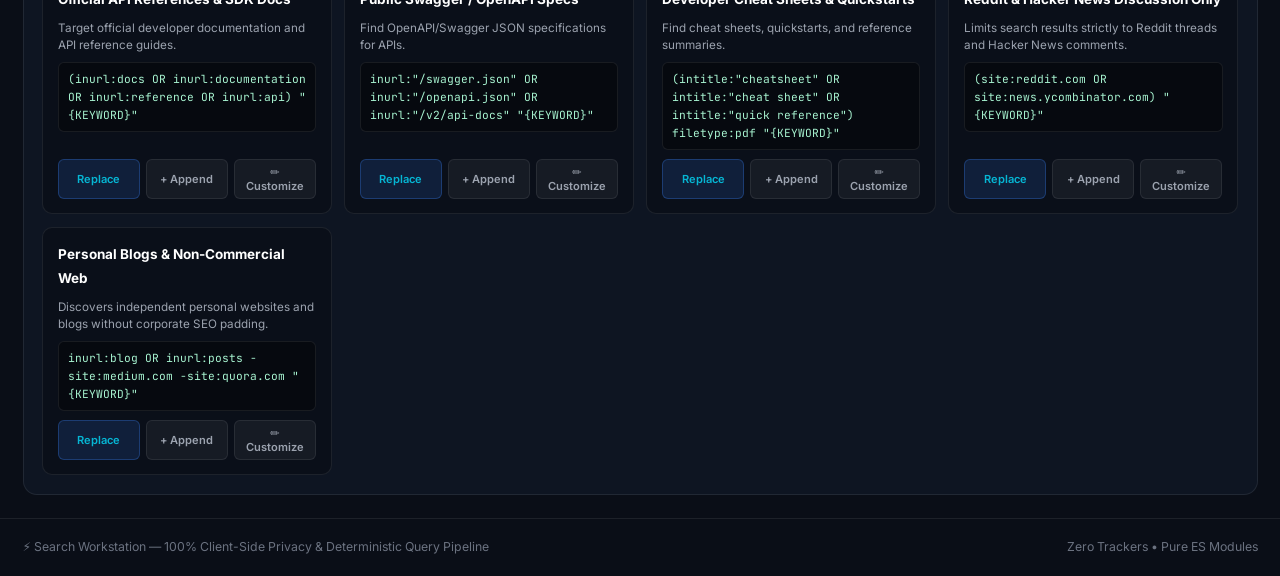
<file: apps/search-workstation/index.html>
<!DOCTYPE html>
<html lang="en">
<head>
    <meta charset="UTF-8">
    <meta name="viewport" content="width=device-width, initial-scale=1.0">
    <meta name="description" content="Modular Multi-Engine Search Query Builder, Advanced Dorking & Research Workstation">
    <title>Search Workstation — Multi-Engine Research Platform</title>

    <!-- Google Fonts -->
    <link rel="preconnect" href="https://fonts.googleapis.com">
    <link rel="preconnect" href="https://fonts.gstatic.com" crossorigin>
    <link href="https://fonts.googleapis.com/css2?family=Inter:wght@400;500;600;700&family=JetBrains+Mono:wght@400;500;600&display=swap" rel="stylesheet">

    <!-- CSS Design System -->
    <link rel="stylesheet" href="css/main.css">
    <link rel="stylesheet" href="css/layout.css">
    <link rel="stylesheet" href="css/components.css">
    <link rel="stylesheet" href="css/forms.css">
    <link rel="stylesheet" href="css/responsive.css">
    <link rel="stylesheet" href="css/themes.css">
</head>
<body>
    <div class="app-wrapper">
        <!-- Main Application Header -->
        <header class="app-header">
            <div class="header-container">
                <div class="header-brand">
                    <span class="brand-icon">⚡</span>
                    <h1 class="brand-title">Search Workstation</h1>
                    <span class="brand-badge">PRO OSINT</span>
                </div>
                <nav class="header-nav" aria-label="Global Navigation">
                    <button type="button" id="nav-docs-btn" class="nav-btn" title="View documentation and cheatsheets">
                        <span>📖</span> Docs & Guide
                    </button>
                    <button type="button" id="nav-history-btn" class="nav-btn" title="View search history">
                        <span>🕒</span> History
                    </button>
                    <button type="button" id="nav-backup-btn" class="nav-btn" title="Import/Export JSON backup">
                        <span>💾</span> Backup / Restore
                    </button>
                    <button type="button" id="nav-settings-btn" class="nav-btn" title="Configure workstation settings">
                        <span>⚙️</span> Settings
                    </button>
                </nav>
            </div>
        </header>

        <!-- Main Content Area -->
        <main class="main-content-wrapper">
            <!-- Search Hero Block (Search Input + Mode Selector + Quick Operator Toolbar) -->
            <section class="search-hero-block" aria-label="Search Console">
                <div id="search-bar-mount"></div>
                <div id="mode-selector-mount"></div>
                <div id="operator-toolbar-mount"></div>
            </section>

            <!-- Two Column Workstation Split View -->
            <div class="workstation-split-layout">
                <!-- Left Sidebar: Active Presets + Dynamic Mode Filters -->
                <aside class="sidebar-controls-pane" aria-label="Filters and Presets">
                    <div id="presets-panel-mount"></div>
                    <div id="filters-panel-mount"></div>
                </aside>

                <!-- Right Main Pane: Engine Selection + Unified Query Preview + Results / Launcher Cards -->
                <section class="main-results-pane" aria-label="Engine Results and Launcher">
                    <div id="engine-results-mount"></div>
                </section>
            </div>

            <!-- Full Width Advanced Dorking Templates Drawer -->
            <section class="dork-templates-section" aria-label="Dork Templates">
                <div id="templates-panel-mount"></div>
            </section>
        </main>

        <!-- Application Footer -->
        <footer class="app-footer">
            <div class="footer-inner">
                <span>⚡ Search Workstation — 100% Client-Side Privacy & Deterministic Query Pipeline</span>
                <span>Zero Trackers • Pure ES Modules</span>
            </div>
        </footer>
    </div>

    <!-- Notifications Container Mount -->
    <div id="notifications-container" class="notifications-container"></div>

    <!-- Main JavaScript ES Module Application -->
    <script type="module" src="js/app.js"></script>
</body>
</html>
</file>
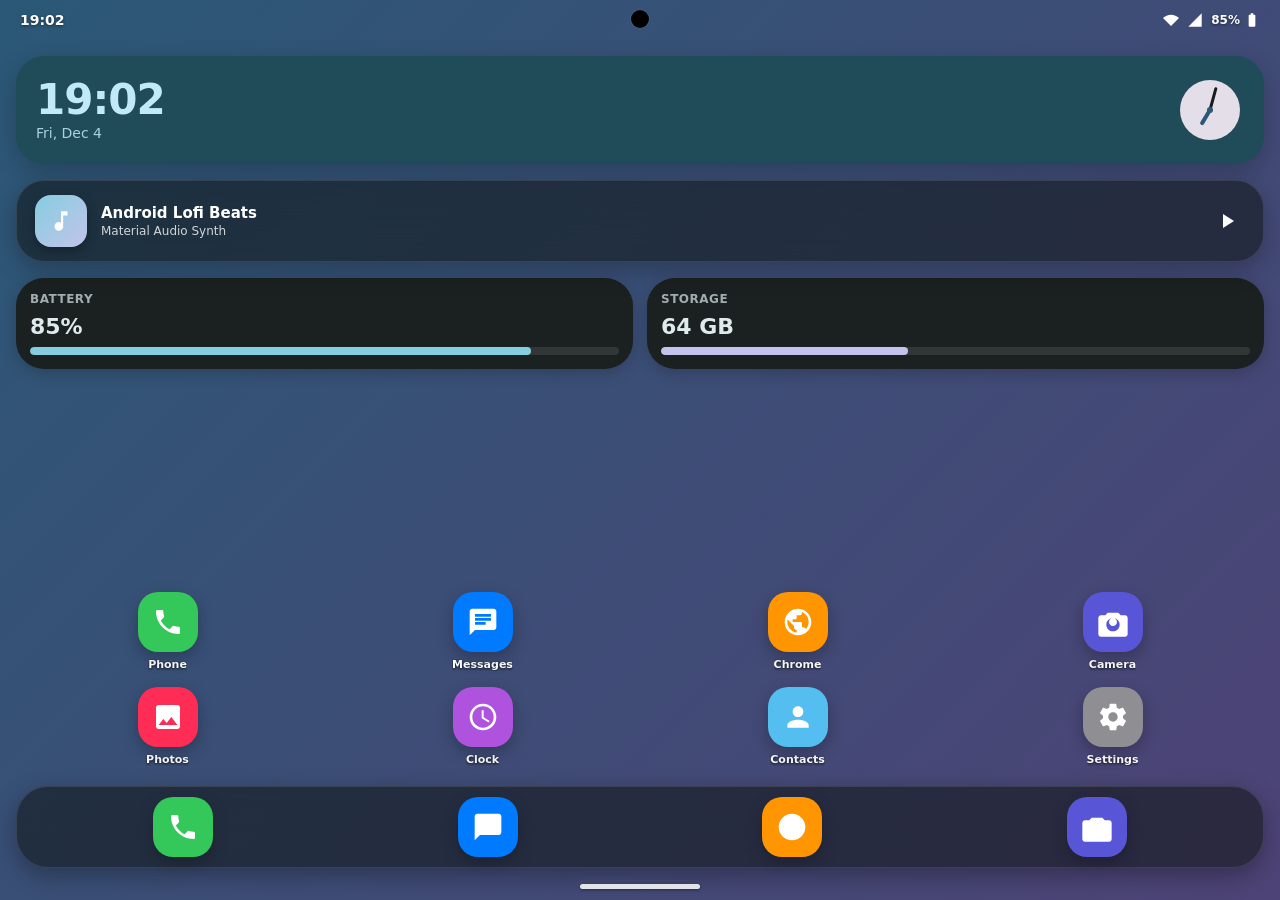
<file: android_sim.html>
<!DOCTYPE html>
<html lang="en">
<head>
  <meta charset="UTF-8">
  <meta name="viewport" content="width=device-width, initial-scale=1.0, maximum-scale=1.0, user-scalable=no">
  <title>Android 14 Material You Simulator</title>
  <style>
    /* ==========================================================================
       MATERIAL YOU DESIGN SYSTEM & DYNAMIC CSS VARIABLES
       ========================================================================== */
    :root {
      /* Default Material You Color Tokens (Generated dynamically by Wallpaper Engine) */
      --md-sys-color-primary: #3b6470;
      --md-sys-color-on-primary: #ffffff;
      --md-sys-color-primary-container: #c1e9f7;
      --md-sys-color-on-primary-container: #001f27;
      --md-sys-color-secondary: #4c626b;
      --md-sys-color-on-secondary: #ffffff;
      --md-sys-color-secondary-container: #cfe6f1;
      --md-sys-color-on-secondary-container: #071e26;
      --md-sys-color-tertiary: #5b5b7e;
      --md-sys-color-surface: #f5faed;
      --md-sys-color-surface-dim: #d8e0d4;
      --md-sys-color-surface-bright: #f5faed;
      --md-sys-color-surface-container-lowest: #ffffff;
      --md-sys-color-surface-container-low: #f0f5e8;
      --md-sys-color-surface-container: #eae4f0;
      --md-sys-color-surface-container-high: #e4dee9;
      --md-sys-color-surface-container-highest: #de96de;
      --md-sys-color-on-surface: #171d1e;
      --md-sys-color-on-surface-variant: #3f484a;
      --md-sys-color-outline: #70787d;
      --md-sys-color-outline-variant: #bfc8ca;
      --md-sys-color-shadow: rgba(0, 0, 0, 0.2);
      
      /* Dark Theme Tonal Shifts */
      --md-scrim: rgba(0, 0, 0, 0.4);
      --glass-bg: rgba(255, 255, 255, 0.25);
      --glass-border: rgba(255, 255, 255, 0.3);

      /* Typography & Radii */
      --font-family: system-ui, -apple-system, BlinkMacSystemFont, 'Segoe UI', Roboto, Helvetica, Arial, sans-serif;
      --radius-xl: 28px;
      --radius-lg: 20px;
      --radius-md: 16px;
      --radius-sm: 12px;
      --radius-pill: 9999px;

      /* Motion */
      --motion-standard: cubic-bezier(0.2, 0, 0, 1);
      --motion-decelerate: cubic-bezier(0, 0, 0.2, 1);
      --motion-bounce: cubic-bezier(0.34, 1.56, 0.64, 1);
      --anim-speed: 0.35s;
    }

    [data-theme="dark"] {
      --md-sys-color-primary: #85cedf;
      --md-sys-color-on-primary: #003641;
      --md-sys-color-primary-container: #1f4c58;
      --md-sys-color-on-primary-container: #c1e9f7;
      --md-sys-color-secondary: #b3cad5;
      --md-sys-color-on-secondary: #1e333c;
      --md-sys-color-secondary-container: #354a53;
      --md-sys-color-on-secondary-container: #cfe6f1;
      --md-sys-color-tertiary: #c3c3eb;
      --md-sys-color-surface: #0f1415;
      --md-sys-color-surface-dim: #0f1415;
      --md-sys-color-surface-bright: #353a3b;
      --md-sys-color-surface-container-lowest: #0a0f10;
      --md-sys-color-surface-container-low: #171c1d;
      --md-sys-color-surface-container: #1b2021;
      --md-sys-color-surface-container-high: #262b2c;
      --md-sys-color-surface-container-highest: #313637;
      --md-sys-color-on-surface: #deeaec;
      --md-sys-color-on-surface-variant: #bfc8ca;
      --md-sys-color-outline: #899294;
      --md-sys-color-outline-variant: #3f484a;
      --md-scrim: rgba(0, 0, 0, 0.6);
      --glass-bg: rgba(15, 20, 21, 0.55);
      --glass-border: rgba(255, 255, 255, 0.1);
    }

    /* Reset & Base */
    * {
      box-sizing: border-box;
      margin: 0;
      padding: 0;
      user-select: none;
      -webkit-user-select: none;
      -webkit-tap-highlight-color: transparent;
    }

    body {
      font-family: var(--font-family);
      background: #090c10;
      color: var(--md-sys-color-on-surface);
      height: 100vh;
      height: 100dvh;
      width: 100vw;
      display: flex;
      justify-content: center;
      align-items: center;
      overflow: hidden;
      transition: background-color var(--anim-speed) var(--motion-standard);
    }

    /* Flashlight Overlay Simulation */
    .flashlight-overlay {
      position: fixed;
      inset: 0;
      background: rgba(255, 255, 240, 0.95);
      z-index: 999999;
      pointer-events: none;
      opacity: 0;
      transition: opacity 0.2s ease;
    }
    .flashlight-overlay.active {
      opacity: 1;
    }

    /* ==========================================================================
       DESKTOP DEVICE CONTAINER & BEZEL
       ========================================================================== */
    .device-shell {
      position: relative;
      width: 412px;
      height: 892px;
      max-height: 100dvh;
      background: var(--md-sys-color-surface-container-lowest);
      border-radius: 48px;
      box-shadow: 0 25px 80px rgba(0, 0, 0, 0.6), 0 0 0 12px #1f2328, 0 0 0 14px #333842;
      overflow: hidden;
      display: flex;
      flex-direction: column;
      transform: scale(1);
      transition: border-color var(--anim-speed), transform var(--anim-speed);
      touch-action: none;
    }

    @media (max-width: 500px), (max-height: 900px) {
      .device-shell {
        width: 100vw;
        height: 100vh;
        height: 100dvh;
        border-radius: 0;
        box-shadow: none;
      }
    }

    /* Punch Hole Camera & Drag Handle Hint */
    .camera-punch {
      position: absolute;
      top: 10px;
      left: 50%;
      transform: translateX(-50%);
      width: 18px;
      height: 18px;
      background: #000;
      border-radius: 50%;
      z-index: 10000;
      box-shadow: 0 0 2px rgba(255,255,255,0.2);
    }

    /* Wallpaper Layer */
    .wallpaper-layer {
      position: absolute;
      inset: 0;
      background-size: cover;
      background-position: center;
      z-index: 1;
      transition: filter 0.3s ease, background-image 0.5s ease;
    }

    /* Blur backdrop when drawer or shade open */
    .wallpaper-layer.blurred {
      filter: blur(16px) brightness(0.85);
    }

    /* ==========================================================================
       SYSTEM STATUS BAR
       ========================================================================== */
    .status-bar {
      position: absolute;
      top: 0;
      left: 0;
      right: 0;
      height: 40px;
      padding: 0 20px;
      display: flex;
      justify-content: space-between;
      align-items: center;
      color: #ffffff;
      text-shadow: 0 1px 3px rgba(0,0,0,0.5);
      font-size: 14px;
      font-weight: 600;
      z-index: 9000;
      cursor: ns-resize;
    }
    .status-bar:hover {
      background: rgba(255, 255, 255, 0.08);
    }

    .status-left {
      display: flex;
      align-items: center;
      gap: 6px;
    }

    .status-right {
      display: flex;
      align-items: center;
      gap: 8px;
    }

    .status-icon {
      width: 16px;
      height: 16px;
      fill: currentColor;
    }

    /* ==========================================================================
       HOME SCREEN & WIDGETS
       ========================================================================== */
    .home-screen {
      position: relative;
      width: 100%;
      height: 100%;
      z-index: 10;
      padding: 46px 16px calc(32px + env(safe-area-inset-bottom, 0px)) 16px;
      display: flex;
      flex-direction: column;
      justify-content: space-between;
      overflow-y: auto;
      scrollbar-width: none;
    }
    .home-screen::-webkit-scrollbar { display: none; }

    /* Widgets Section */
    .widgets-container {
      display: flex;
      flex-direction: column;
      gap: 16px;
      margin-top: 10px;
    }

    /* Clock Widget */
    .widget-clock {
      background: var(--md-sys-color-primary-container);
      color: var(--md-sys-color-on-primary-container);
      border-radius: var(--radius-xl);
      padding: 20px;
      display: flex;
      align-items: center;
      justify-content: space-between;
      box-shadow: 0 8px 24px var(--md-sys-color-shadow);
      transition: background-color var(--anim-speed), color var(--anim-speed);
      cursor: pointer;
    }

    .widget-clock-digital {
      display: flex;
      flex-direction: column;
    }
    .widget-clock-time {
      font-size: 42px;
      font-weight: 800;
      line-height: 1;
      letter-spacing: -1px;
    }
    .widget-clock-date {
      font-size: 14px;
      font-weight: 500;
      opacity: 0.85;
      margin-top: 4px;
    }

    /* Analog Clock Canvas */
    .analog-clock-canvas {
      width: 68px;
      height: 68px;
    }

    /* Music Widget */
    .widget-music {
      background: var(--glass-bg);
      backdrop-filter: blur(20px);
      -webkit-backdrop-filter: blur(20px);
      border: 1px solid var(--glass-border);
      border-radius: var(--radius-xl);
      padding: 14px 18px;
      display: flex;
      align-items: center;
      gap: 14px;
      color: #ffffff;
      box-shadow: 0 8px 24px rgba(0,0,0,0.25);
    }

    .music-art {
      width: 52px;
      height: 52px;
      border-radius: var(--radius-md);
      background: linear-gradient(135deg, var(--md-sys-color-primary), var(--md-sys-color-tertiary));
      display: flex;
      align-items: center;
      justify-content: center;
      box-shadow: 0 4px 12px rgba(0,0,0,0.3);
      flex-shrink: 0;
    }

    .music-art svg {
      width: 26px;
      height: 26px;
      fill: #ffffff;
    }

    .music-info {
      flex: 1;
      overflow: hidden;
    }
    .music-title {
      font-size: 15px;
      font-weight: 700;
      white-space: nowrap;
      overflow: hidden;
      text-overflow: ellipsis;
    }
    .music-artist {
      font-size: 12px;
      opacity: 0.8;
      margin-top: 2px;
    }

    .music-controls {
      display: flex;
      align-items: center;
      gap: 10px;
    }

    .btn-icon {
      background: none;
      border: none;
      color: currentColor;
      cursor: pointer;
      display: flex;
      align-items: center;
      justify-content: center;
      padding: 6px;
      border-radius: 50%;
      transition: background 0.2s;
    }
    .btn-icon:hover { background: rgba(255,255,255,0.15); }
    .btn-icon:active { transform: scale(0.92); }

    /* Meter Widget Row */
    .widgets-row {
      display: grid;
      grid-template-columns: 1fr 1fr;
      gap: 14px;
    }

    .widget-mini {
      background: var(--md-sys-color-surface-container);
      color: var(--md-sys-color-on-surface);
      border-radius: var(--radius-xl);
      padding: 14px;
      display: flex;
      flex-direction: column;
      gap: 8px;
      box-shadow: 0 4px 16px var(--md-sys-color-shadow);
      transition: background var(--anim-speed);
    }
    .widget-mini-title {
      font-size: 12px;
      font-weight: 600;
      opacity: 0.7;
      text-transform: uppercase;
      letter-spacing: 0.5px;
    }
    .widget-mini-value {
      font-size: 22px;
      font-weight: 800;
    }

    .progress-bar-bg {
      height: 8px;
      width: 100%;
      background: var(--md-sys-color-surface-container-highest);
      border-radius: var(--radius-pill);
      overflow: hidden;
    }
    .progress-bar-fill {
      height: 100%;
      background: var(--md-sys-color-primary);
      border-radius: var(--radius-pill);
      width: 85%;
      transition: width 0.5s ease;
    }

    /* App Icons Grid */
    .app-grid {
      display: grid;
      grid-template-columns: repeat(4, 1fr);
      gap: 16px 12px;
      margin-top: auto;
      padding-bottom: 10px;
    }

    .app-item {
      display: flex;
      flex-direction: column;
      align-items: center;
      gap: 6px;
      cursor: pointer;
      transition: transform 0.2s var(--motion-bounce);
    }
    .app-item:active {
      transform: scale(0.88);
    }

    .app-icon {
      width: 60px;
      height: 60px;
      border-radius: 20px;
      display: flex;
      align-items: center;
      justify-content: center;
      box-shadow: 0 6px 16px rgba(0,0,0,0.25);
      position: relative;
      overflow: hidden;
      transition: background-color var(--anim-speed);
    }
    .app-icon svg {
      width: 32px;
      height: 32px;
    }

    .app-label {
      font-size: 11px;
      font-weight: 600;
      color: #ffffff;
      text-shadow: 0 1px 3px rgba(0,0,0,0.8);
      text-align: center;
      white-space: nowrap;
      overflow: hidden;
      text-overflow: ellipsis;
      max-width: 72px;
    }

    /* Pinned Dock */
    .dock-container {
      background: var(--glass-bg);
      backdrop-filter: blur(25px);
      -webkit-backdrop-filter: blur(25px);
      border: 1px solid var(--glass-border);
      border-radius: 32px;
      padding: 10px 14px;
      display: flex;
      justify-content: space-around;
      margin-top: 10px;
      flex-shrink: 0;
      box-shadow: 0 8px 24px rgba(0,0,0,0.3);
    }

    /* Mobile Responsive Scaling for Short Screen Heights */
    @media (max-height: 820px) {
      .widgets-container { gap: 10px; margin-top: 0; }
      .widget-clock { padding: 12px 16px; }
      .widget-clock-time { font-size: 32px; }
      .analog-clock-canvas { width: 54px; height: 54px; }
      .widget-music { padding: 8px 12px; }
      .music-art { width: 44px; height: 44px; }
      .app-grid { gap: 8px 6px; margin-top: 6px; padding-bottom: 4px; }
      .app-icon { width: 50px; height: 50px; border-radius: 16px; }
      .app-icon svg { width: 26px; height: 26px; }
      .app-label { font-size: 10px; }
      .dock-container { padding: 6px 10px; margin-top: 4px; }
    }

    /* Gesture Pill / Nav Bar */
    .nav-bar {
      position: absolute;
      bottom: 0;
      left: 0;
      right: 0;
      height: 28px;
      display: flex;
      justify-content: center;
      align-items: center;
      z-index: 9000;
      cursor: ns-resize;
    }

    .nav-pill {
      width: 120px;
      height: 5px;
      background: rgba(255, 255, 255, 0.85);
      border-radius: var(--radius-pill);
      box-shadow: 0 1px 3px rgba(0,0,0,0.4);
      transition: width 0.2s, background 0.2s;
    }
    .nav-bar:hover .nav-pill {
      width: 150px;
      background: #ffffff;
      height: 6px;
    }

    /* ==========================================================================
       NOTIFICATION SHADE & QUICK SETTINGS PANEL
       ========================================================================== */
    .shade-panel {
      position: absolute;
      inset: 0;
      background: var(--md-sys-color-surface);
      color: var(--md-sys-color-on-surface);
      z-index: 12000;
      transform: translateY(-100%);
      transition: transform 0.4s var(--motion-standard);
      display: flex;
      flex-direction: column;
      padding: 44px 20px 20px 20px;
      overflow-y: auto;
    }
    .shade-panel.open {
      transform: translateY(0);
    }

    .shade-header {
      display: flex;
      justify-content: space-between;
      align-items: center;
      margin-bottom: 20px;
    }
    .shade-clock {
      font-size: 32px;
      font-weight: 800;
    }
    .shade-header-actions {
      display: flex;
      gap: 12px;
    }

    /* Quick Settings 2x4 Grid */
    .qs-grid {
      display: grid;
      grid-template-columns: 1fr 1fr;
      gap: 12px;
      margin-bottom: 20px;
    }

    .qs-tile {
      background: var(--md-sys-color-surface-container-high);
      color: var(--md-sys-color-on-surface);
      border-radius: var(--radius-xl);
      padding: 14px;
      display: flex;
      align-items: center;
      gap: 12px;
      cursor: pointer;
      transition: background-color 0.25s, color 0.25s, transform 0.15s;
    }
    .qs-tile.active {
      background: var(--md-sys-color-primary);
      color: var(--md-sys-color-on-primary);
    }
    .qs-tile:active { transform: scale(0.96); }

    .qs-icon {
      width: 38px;
      height: 38px;
      border-radius: 50%;
      background: rgba(255,255,255,0.12);
      display: flex;
      align-items: center;
      justify-content: center;
      flex-shrink: 0;
    }
    .qs-tile.active .qs-icon {
      background: var(--md-sys-color-on-primary);
      color: var(--md-sys-color-primary);
    }
    .qs-icon svg { width: 20px; height: 20px; fill: currentColor; }

    .qs-label-box {
      display: flex;
      flex-direction: column;
      overflow: hidden;
    }
    .qs-name {
      font-size: 13px;
      font-weight: 700;
      white-space: nowrap;
      overflow: hidden;
      text-overflow: ellipsis;
    }
    .qs-status {
      font-size: 11px;
      opacity: 0.75;
    }

    /* Sliders */
    .slider-box {
      display: flex;
      align-items: center;
      gap: 14px;
      background: var(--md-sys-color-surface-container);
      padding: 12px 16px;
      border-radius: var(--radius-xl);
      margin-bottom: 12px;
    }
    .slider-box svg { width: 22px; height: 22px; fill: var(--md-sys-color-primary); }

    .range-slider {
      flex: 1;
      -webkit-appearance: none;
      appearance: none;
      height: 12px;
      background: var(--md-sys-color-surface-container-highest);
      border-radius: var(--radius-pill);
      outline: none;
    }
    .range-slider::-webkit-slider-thumb {
      -webkit-appearance: none;
      appearance: none;
      width: 22px;
      height: 22px;
      border-radius: 50%;
      background: var(--md-sys-color-primary);
      cursor: pointer;
      box-shadow: 0 2px 6px rgba(0,0,0,0.3);
    }

    /* Notifications Section */
    .notif-section-title {
      font-size: 13px;
      font-weight: 700;
      opacity: 0.6;
      margin: 16px 0 10px 4px;
      text-transform: uppercase;
      letter-spacing: 0.5px;
      display: flex;
      justify-content: space-between;
      align-items: center;
    }

    .notif-card {
      background: var(--md-sys-color-surface-container-low);
      border-radius: var(--radius-lg);
      padding: 14px 16px;
      margin-bottom: 10px;
      display: flex;
      gap: 12px;
      align-items: flex-start;
      box-shadow: 0 2px 8px var(--md-sys-color-shadow);
      position: relative;
    }
    .notif-icon {
      width: 32px;
      height: 32px;
      border-radius: 50%;
      background: var(--md-sys-color-primary-container);
      color: var(--md-sys-color-on-primary-container);
      display: flex;
      align-items: center;
      justify-content: center;
      flex-shrink: 0;
    }
    .notif-icon svg { width: 18px; height: 18px; fill: currentColor; }

    .notif-content { flex: 1; }
    .notif-title { font-size: 14px; font-weight: 700; }
    .notif-text { font-size: 13px; opacity: 0.85; margin-top: 2px; }
    .notif-time { font-size: 11px; opacity: 0.5; margin-top: 4px; }

    /* ==========================================================================
       APP DRAWER PANEL & SEARCH
       ========================================================================== */
    .drawer-panel {
      position: absolute;
      inset: 0;
      background: var(--md-sys-color-surface);
      color: var(--md-sys-color-on-surface);
      z-index: 11000;
      transform: translateY(100%);
      transition: transform 0.4s var(--motion-standard);
      display: flex;
      flex-direction: column;
      padding: 44px 20px 20px 20px;
    }
    .drawer-panel.open {
      transform: translateY(0);
    }

    .search-bar {
      background: var(--md-sys-color-surface-container-high);
      border-radius: var(--radius-pill);
      padding: 12px 20px;
      display: flex;
      align-items: center;
      gap: 12px;
      margin-bottom: 24px;
      box-shadow: 0 4px 12px var(--md-sys-color-shadow);
    }
    .search-bar svg { width: 22px; height: 22px; fill: var(--md-sys-color-on-surface-variant); }
    .search-input {
      border: none;
      background: transparent;
      outline: none;
      font-size: 16px;
      color: var(--md-sys-color-on-surface);
      width: 100%;
    }

    .drawer-grid {
      display: grid;
      grid-template-columns: repeat(4, 1fr);
      gap: 20px 12px;
      overflow-y: auto;
      padding-bottom: 20px;
    }
    .drawer-grid .app-label { color: var(--md-sys-color-on-surface); text-shadow: none; }

    /* ==========================================================================
       BUILT-IN ACTIVITY APPS (FULLSCREEN OVERLAYS)
       ========================================================================== */
    .app-activity {
      position: absolute;
      inset: 0;
      background: var(--md-sys-color-surface);
      color: var(--md-sys-color-on-surface);
      z-index: 15000;
      display: flex;
      flex-direction: column;
      transform: scale(0.92);
      opacity: 0;
      pointer-events: none;
      transition: transform 0.35s var(--motion-standard), opacity 0.35s ease;
    }
    .app-activity.active {
      transform: scale(1);
      opacity: 1;
      pointer-events: all;
    }

    .app-header {
      height: 60px;
      padding: 0 16px;
      display: flex;
      align-items: center;
      gap: 16px;
      border-bottom: 1px solid var(--md-sys-color-outline-variant);
      margin-top: 30px;
    }
    .app-header-title {
      font-size: 20px;
      font-weight: 700;
    }

    .app-body {
      flex: 1;
      overflow-y: auto;
      padding: 20px;
    }

    /* SETTINGS APP SPECIFICS */
    .settings-group {
      background: var(--md-sys-color-surface-container);
      border-radius: var(--radius-xl);
      padding: 8px 0;
      margin-bottom: 20px;
    }
    .settings-row {
      padding: 14px 20px;
      display: flex;
      align-items: center;
      justify-content: space-between;
      cursor: pointer;
      border-bottom: 1px solid var(--md-sys-color-surface-container-high);
    }
    .settings-row:last-child { border-bottom: none; }
    .settings-info { display: flex; flex-direction: column; gap: 2px; }
    .settings-title { font-size: 16px; font-weight: 600; }
    .settings-sub { font-size: 13px; opacity: 0.7; }

    .wallpaper-presets {
      display: grid;
      grid-template-columns: repeat(3, 1fr);
      gap: 12px;
      margin-top: 14px;
    }
    .wp-thumb {
      height: 110px;
      border-radius: var(--radius-md);
      background-size: cover;
      background-position: center;
      cursor: pointer;
      border: 3px solid transparent;
      transition: transform 0.2s, border-color 0.2s;
    }
    .wp-thumb.selected {
      border-color: var(--md-sys-color-primary);
      transform: scale(1.04);
    }

    /* DIALER / PHONE APP */
    .dialer-display {
      font-size: 36px;
      font-weight: 700;
      text-align: center;
      min-height: 50px;
      margin-bottom: 30px;
      letter-spacing: 2px;
    }
    .dialpad-grid {
      display: grid;
      grid-template-columns: repeat(3, 1fr);
      gap: 16px;
      max-width: 280px;
      margin: 0 auto;
    }
    .dial-btn {
      width: 72px;
      height: 72px;
      border-radius: 50%;
      background: var(--md-sys-color-surface-container-high);
      color: var(--md-sys-color-on-surface);
      border: none;
      font-size: 24px;
      font-weight: 700;
      display: flex;
      flex-direction: column;
      align-items: center;
      justify-content: center;
      margin: 0 auto;
      cursor: pointer;
      transition: background 0.2s;
    }
    .dial-btn:active { background: var(--md-sys-color-primary-container); }
    .dial-sub { font-size: 10px; opacity: 0.6; font-weight: 500; }

    .call-bar {
      display: flex;
      justify-content: center;
      margin-top: 30px;
    }
    .btn-call {
      width: 72px;
      height: 72px;
      border-radius: 50%;
      background: #34c759;
      color: white;
      border: none;
      display: flex;
      align-items: center;
      justify-content: center;
      cursor: pointer;
    }
    .btn-call svg { width: 32px; height: 32px; fill: white; }

    /* CAMERA APP */
    .camera-viewfinder {
      position: relative;
      width: 100%;
      height: 480px;
      background: #000;
      border-radius: var(--radius-xl);
      overflow: hidden;
      display: flex;
      align-items: center;
      justify-content: center;
    }
    .camera-feed {
      width: 100%;
      height: 100%;
      object-fit: cover;
    }
    .camera-shutter-flash {
      position: absolute;
      inset: 0;
      background: white;
      opacity: 0;
      pointer-events: none;
      transition: opacity 0.15s ease;
    }
    .camera-controls {
      display: flex;
      justify-content: space-around;
      align-items: center;
      margin-top: 24px;
    }
    .shutter-btn {
      width: 76px;
      height: 76px;
      border-radius: 50%;
      border: 5px solid white;
      background: transparent;
      padding: 4px;
      cursor: pointer;
    }
    .shutter-inner {
      width: 100%;
      height: 100%;
      background: white;
      border-radius: 50%;
      transition: transform 0.1s;
    }
    .shutter-btn:active .shutter-inner { transform: scale(0.85); }

    /* CONTEXT MENU */
    .context-menu {
      position: absolute;
      background: var(--md-sys-color-surface-container-high);
      border-radius: var(--radius-lg);
      padding: 8px 0;
      width: 200px;
      box-shadow: 0 10px 30px rgba(0,0,0,0.4);
      z-index: 20000;
      display: none;
    }
    .context-item {
      padding: 12px 18px;
      font-size: 14px;
      font-weight: 600;
      display: flex;
      align-items: center;
      gap: 12px;
      cursor: pointer;
    }
    .context-item:hover { background: var(--md-sys-color-surface-container-highest); }
    .context-item svg { width: 18px; height: 18px; fill: currentColor; }

    /* Switch Component */
    .switch {
      position: relative;
      display: inline-block;
      width: 50px;
      height: 28px;
    }
    .switch input { opacity: 0; width: 0; height: 0; }
    .slider {
      position: absolute;
      cursor: pointer;
      inset: 0;
      background-color: var(--md-sys-color-outline-variant);
      transition: .3s;
      border-radius: 34px;
    }
    .slider:before {
      position: absolute;
      content: "";
      height: 20px;
      width: 20px;
      left: 4px;
      bottom: 4px;
      background-color: white;
      transition: .3s;
      border-radius: 50%;
    }
    input:checked + .slider { background-color: var(--md-sys-color-primary); }
    input:checked + .slider:before { transform: translateX(22px); }

    /* Hidden Canvas for Color Extraction */
    #extraction-canvas { display: none; }

    /* Easter Egg Modal */
    .easter-egg {
      position: absolute;
      inset: 0;
      background: #000;
      z-index: 30000;
      display: none;
      flex-direction: column;
      align-items: center;
      justify-content: center;
      color: white;
    }
    .easter-egg.active { display: flex; }
    .android-logo {
      width: 160px;
      height: 160px;
      animation: spin 10s linear infinite;
    }
    @keyframes spin { 100% { transform: rotate(360deg); } }
  </style>
</head>
<body data-theme="dark">

  <!-- Flashlight Overlay Effect -->
  <div class="flashlight-overlay" id="flashlightOverlay"></div>

  <!-- Offscreen Canvas for Dynamic Color Palette Extraction -->
  <canvas id="extraction-canvas" width="64" height="64"></canvas>

  <!-- Phone Shell Container -->
  <div class="device-shell" id="deviceShell">
    
    <!-- Punch Hole Camera Cutout -->
    <div class="camera-punch"></div>

    <!-- Dynamic Wallpaper Background -->
    <div class="wallpaper-layer" id="wallpaperLayer"></div>

    <!-- Status Bar -->
    <div class="status-bar" id="statusBar">
      <div class="status-left">
        <span id="statusClock">10:42</span>
      </div>
      <div class="status-right">
        <!-- Wi-Fi Icon -->
        <svg class="status-icon" viewBox="0 0 24 24"><path d="M12 4C7.31 4 3.07 5.9 0 8.98L12 21 24 8.98C20.93 5.9 16.69 4 12 4z"/></svg>
        <!-- Signal Icon -->
        <svg class="status-icon" viewBox="0 0 24 24"><path d="M2 22h20V2L2 22z"/></svg>
        <!-- Battery Icon -->
        <div style="display:flex; align-items:center; gap:4px;">
          <span id="batteryPercentText" style="font-size:12px;">85%</span>
          <svg class="status-icon" viewBox="0 0 24 24"><path d="M15.67 4H14V2h-4v2H8.33C7.6 4 7 4.6 7 5.33v15.33C7 21.4 7.6 22 8.33 22h7.33c.74 0 1.34-.6 1.34-1.33V5.33C17 4.6 16.4 4 15.67 4z"/></svg>
        </div>
      </div>
    </div>

    <!-- HOME SCREEN & WIDGETS -->
    <div class="home-screen" id="homeScreen">
      
      <!-- Top Widgets -->
      <div class="widgets-container">
        
        <!-- Analog + Digital Clock Widget -->
        <div class="widget-clock" onclick="openApp('clock')">
          <div class="widget-clock-digital">
            <div class="widget-clock-time" id="widgetTime">10:42</div>
            <div class="widget-clock-date" id="widgetDate">Sat, Aug 1</div>
          </div>
          <canvas class="analog-clock-canvas" id="analogClockCanvas" width="68" height="68"></canvas>
        </div>

        <!-- Music Player Widget -->
        <div class="widget-music">
          <div class="music-art">
            <svg viewBox="0 0 24 24"><path d="M12 3v10.55c-.59-.34-1.27-.55-2-.55-2.21 0-4 1.79-4 4s1.79 4 4 4 4-1.79 4-4V7h4V3h-6z"/></svg>
          </div>
          <div class="music-info">
            <div class="music-title" id="widgetMusicTitle">Android Lofi Beats</div>
            <div class="music-artist" id="widgetMusicArtist">Material Audio Synth</div>
          </div>
          <div class="music-controls">
            <button class="btn-icon" onclick="togglePlayMusic(event)">
              <svg id="musicPlayIcon" style="width:24px;height:24px;fill:currentColor;" viewBox="0 0 24 24"><path d="M8 5v14l11-7z"/></svg>
            </button>
          </div>
        </div>

        <!-- Meter Widgets Row -->
        <div class="widgets-row">
          <div class="widget-mini">
            <div class="widget-mini-title">Battery</div>
            <div class="widget-mini-value" id="meterBattery">85%</div>
            <div class="progress-bar-bg">
              <div class="progress-bar-fill" id="meterBatteryFill" style="width: 85%;"></div>
            </div>
          </div>
          <div class="widget-mini">
            <div class="widget-mini-title">Storage</div>
            <div class="widget-mini-value">64 GB</div>
            <div class="progress-bar-bg">
              <div class="progress-bar-fill" style="width: 42%; background: var(--md-sys-color-tertiary);"></div>
            </div>
          </div>
        </div>

      </div>

      <!-- App Grid -->
      <div class="app-grid">
        
        <!-- Phone -->
        <div class="app-item" onclick="openApp('phone')">
          <div class="app-icon" style="background:#34c759;">
            <svg viewBox="0 0 24 24" fill="white"><path d="M6.62 10.79c1.44 2.83 3.76 5.14 6.59 6.59l2.2-2.2c.27-.27.67-.36 1.02-.24 1.12.37 2.33.57 3.57.57.55 0 1 .45 1 1V20c0 .55-.45 1-1 1-9.39 0-17-7.61-17-17 0-.55.45-1 1-1h3.5c.55 0 1 .45 1 1 0 1.25.2 2.45.57 3.57.11.35.03.74-.25 1.02l-2.2 2.2z"/></svg>
          </div>
          <span class="app-label">Phone</span>
        </div>

        <!-- Messages -->
        <div class="app-item" onclick="openApp('messages')">
          <div class="app-icon" style="background:#007aff;">
            <svg viewBox="0 0 24 24" fill="white"><path d="M20 2H4c-1.1 0-1.99.9-1.99 2L2 22l4-4h14c1.1 0 2-.9 2-2V4c0-1.1-.9-2-2-2zM6 9h12v2H6V9zm8 5H6v-2h8v2zm4-6H6V6h12v2z"/></svg>
          </div>
          <span class="app-label">Messages</span>
        </div>

        <!-- Chrome -->
        <div class="app-item" onclick="openApp('chrome')">
          <div class="app-icon" style="background:#ff9500;">
            <svg viewBox="0 0 24 24" fill="white"><path d="M12 2C6.48 2 2 6.48 2 12s4.48 10 10 10 10-4.48 10-10S17.52 2 12 2zm-1 17.93c-3.95-.49-7-3.85-7-7.93 0-.62.08-1.21.21-1.79L9 15v1c0 1.1.9 2 2 2v1.93zm6.9-2.54c-.26-.81-1-1.39-1.9-1.39h-1v-3c0-.55-.45-1-1-1H8v-2h2c.55 0 1-.45 1-1V7h2c1.1 0 2-.9 2-2v-.41c2.93 1.19 5 4.06 5 7.41 0 2.08-.8 3.97-2.1 5.39z"/></svg>
          </div>
          <span class="app-label">Chrome</span>
        </div>

        <!-- Camera -->
        <div class="app-item" onclick="openApp('camera')">
          <div class="app-icon" style="background:#5856d6;">
            <svg viewBox="0 0 24 24" fill="white"><path d="M12 15c1.66 0 3-1.34 3-3s-1.34-3-3-3-3 1.34-3 3 1.34 3 3 3zm9-8h-3.17L16 5H8L6.17 7H3c-1.1 0-2 .9-2 2v12c0 1.1.9 2 2 2h18c1.1 0 2-.9 2-2V9c0-1.1-.9-2-2-2zm-9 12c-2.76 0-5-2.24-5-5s2.24-5 5-5 5 2.24 5 5-2.24 5-5 5z"/></svg>
          </div>
          <span class="app-label">Camera</span>
        </div>

        <!-- Photos -->
        <div class="app-item" onclick="openApp('photos')">
          <div class="app-icon" style="background:#ff2d55;">
            <svg viewBox="0 0 24 24" fill="white"><path d="M21 19V5c0-1.1-.9-2-2-2H5c-1.1 0-2 .9-2 2v14c0 1.1.9 2 2 2h14c1.1 0 2-.9 2-2zM8.5 13.5l2.5 3.01L14.5 12l4.5 6H5l3.5-4.5z"/></svg>
          </div>
          <span class="app-label">Photos</span>
        </div>

        <!-- Clock -->
        <div class="app-item" onclick="openApp('clock')">
          <div class="app-icon" style="background:#af52de;">
            <svg viewBox="0 0 24 24" fill="white"><path d="M11.99 2C6.47 2 2 6.48 2 12s4.47 10 9.99 10C17.52 22 22 17.52 22 12S17.52 2 11.99 2zM12 20c-4.42 0-8-3.58-8-8s3.58-8 8-8 8 3.58 8 8-3.58 8-8 8zm.5-13H11v6l5.25 3.15.75-1.23-4.5-2.67z"/></svg>
          </div>
          <span class="app-label">Clock</span>
        </div>

        <!-- Contacts -->
        <div class="app-item" onclick="openApp('contacts')">
          <div class="app-icon" style="background:#55bef0;">
            <svg viewBox="0 0 24 24" fill="white"><path d="M12 12c2.21 0 4-1.79 4-4s-1.79-4-4-4-4 1.79-4 4 1.79 4 4 4zm0 2c-2.67 0-8 1.34-8 4v2h16v-2c0-2.66-5.33-4-8-4z"/></svg>
          </div>
          <span class="app-label">Contacts</span>
        </div>

        <!-- Settings -->
        <div class="app-item" onclick="openApp('settings')">
          <div class="app-icon" style="background:#8e8e93;">
            <svg viewBox="0 0 24 24" fill="white"><path d="M19.43 12.98c.04-.32.07-.64.07-.98s-.03-.66-.07-.98l2.11-1.65c.19-.15.24-.42.12-.64l-2-3.46c-.12-.22-.39-.3-.61-.22l-2.49 1c-.52-.4-1.08-.73-1.69-.98l-.38-2.65C14.46 2.18 14.25 2 14 2h-4c-.25 0-.46.18-.49.42l-.38 2.65c-.61.25-1.17.59-1.69.98l-2.49-1c-.23-.09-.49 0-.61.22l-2 3.46c-.13.22-.07.49.12.64l2.11 1.65c-.04.32-.07.65-.07.98s.03.66.07.98l-2.11 1.65c-.19.15-.24.42-.12.64l2 3.46c.12.22.39.3.61.22l2.49-1c.52.4 1.08.73 1.69.98l.38 2.65c.03.24.24.42.49.42h4c.25 0 .46-.18.49-.42l.38-2.65c.61-.25 1.17-.59 1.69-.98l2.49 1c.23.09.49 0 .61-.22l2-3.46c.12-.22.07-.49-.12-.64l-2.11-1.65zM12 15.5c-1.93 0-3.5-1.57-3.5-3.5s1.57-3.5 3.5-3.5 3.5 1.57 3.5 3.5-1.57 3.5-3.5 3.5z"/></svg>
          </div>
          <span class="app-label">Settings</span>
        </div>

      </div>

      <!-- Dock Container -->
      <div class="dock-container">
        <div class="app-item" onclick="openApp('phone')">
          <div class="app-icon" style="background:#34c759;"><svg viewBox="0 0 24 24" fill="white"><path d="M6.62 10.79c1.44 2.83 3.76 5.14 6.59 6.59l2.2-2.2c.27-.27.67-.36 1.02-.24 1.12.37 2.33.57 3.57.57.55 0 1 .45 1 1V20c0 .55-.45 1-1 1-9.39 0-17-7.61-17-17 0-.55.45-1 1-1h3.5c.55 0 1 .45 1 1 0 1.25.2 2.45.57 3.57.11.35.03.74-.25 1.02l-2.2 2.2z"/></svg></div>
        </div>
        <div class="app-item" onclick="openApp('messages')">
          <div class="app-icon" style="background:#007aff;"><svg viewBox="0 0 24 24" fill="white"><path d="M20 2H4c-1.1 0-1.99.9-1.99 2L2 22l4-4h14c1.1 0 2-.9 2-2V4c0-1.1-.9-2-2-2z"/></svg></div>
        </div>
        <div class="app-item" onclick="openApp('chrome')">
          <div class="app-icon" style="background:#ff9500;"><svg viewBox="0 0 24 24" fill="white"><path d="M12 2C6.48 2 2 6.48 2 12s4.48 10 10 10 10-4.48 10-10S17.52 2 12 2z"/></svg></div>
        </div>
        <div class="app-item" onclick="openApp('camera')">
          <div class="app-icon" style="background:#5856d6;"><svg viewBox="0 0 24 24" fill="white"><path d="M12 15c1.66 0 3-1.34 3-3s-1.34-3-3-3-3 1.34-3 3 1.34 3 3 3zm9-8h-3.17L16 5H8L6.17 7H3c-1.1 0-2 .9-2 2v12c0 1.1.9 2 2 2h18c1.1 0 2-.9 2-2V9c0-1.1-.9-2-2-2z"/></svg></div>
        </div>
      </div>

    </div>

    <!-- Bottom Navigation Bar Gesture Pill -->
    <div class="nav-bar" id="navBar" onclick="handleNavClick()">
      <div class="nav-pill"></div>
    </div>

    <!-- ==========================================================================
       NOTIFICATION SHADE & QUICK SETTINGS PANEL OVERLAY
       ========================================================================== -->
    <div class="shade-panel" id="shadePanel">
      <div class="shade-header">
        <div class="shade-clock" id="shadeClock">10:42</div>
        <div class="shade-header-actions">
          <button class="btn-icon" onclick="openApp('settings')">
            <svg style="width:24px;height:24px;fill:currentColor;" viewBox="0 0 24 24"><path d="M19.43 12.98c.04-.32.07-.64.07-.98s-.03-.66-.07-.98l2.11-1.65c.19-.15.24-.42.12-.64l-2-3.46c-.12-.22-.39-.3-.61-.22l-2.49 1c-.52-.4-1.08-.73-1.69-.98l-.38-2.65C14.46 2.18 14.25 2 14 2h-4c-.25 0-.46.18-.49.42l-.38 2.65c-.61.25-1.17.59-1.69.98l-2.49-1c-.23-.09-.49 0-.61.22l-2 3.46c-.13.22-.07.49.12.64l2.11 1.65c-.04.32-.07.65-.07.98s.03.66.07.98l-2.11 1.65c-.19.15-.24.42-.12.64l2 3.46c.12.22.39.3.61.22l2.49-1c.52.4 1.08.73 1.69.98l.38 2.65c.03.24.24.42.49.42h4c.25 0 .46-.18.49-.42l.38-2.65c.61-.25 1.17-.59 1.69-.98l2.49 1c.23.09.49 0 .61-.22l2-3.46c.12-.22.07-.49-.12-.64l-2.11-1.65zM12 15.5c-1.93 0-3.5-1.57-3.5-3.5s1.57-3.5 3.5-3.5 3.5 1.57 3.5 3.5-1.57 3.5-3.5 3.5z"/></svg>
          </button>
        </div>
      </div>

      <!-- Quick Settings Grid -->
      <div class="qs-grid">
        
        <!-- Internet / Wi-Fi -->
        <div class="qs-tile active" onclick="toggleQS(this)">
          <div class="qs-icon"><svg viewBox="0 0 24 24"><path d="M12 4C7.31 4 3.07 5.9 0 8.98L12 21 24 8.98C20.93 5.9 16.69 4 12 4z"/></svg></div>
          <div class="qs-label-box"><span class="qs-name">Internet</span><span class="qs-status">Android_5G</span></div>
        </div>

        <!-- Bluetooth -->
        <div class="qs-tile active" onclick="toggleQS(this)">
          <div class="qs-icon"><svg viewBox="0 0 24 24"><path d="M17.71 7.71L12 2h-1v7.59L6.41 5 5 6.41 10.59 12 5 17.59 6.41 19 11 14.41V22h1l5.71-5.71-4.3-4.29 4.3-4.29zM13 5.83l1.88 1.88L13 9.59V5.83zm1.88 10.46L13 18.17v-3.76l1.88 1.88z"/></svg></div>
          <div class="qs-label-box"><span class="qs-name">Bluetooth</span><span class="qs-status">Pixel Buds</span></div>
        </div>

        <!-- Dark Theme -->
        <div class="qs-tile active" id="qsDarkThemeTile" onclick="toggleDarkTheme()">
          <div class="qs-icon"><svg viewBox="0 0 24 24"><path d="M12 3c-4.97 0-9 4.03-9 9s4.03 9 9 9 9-4.03 9-9c0-.46-.04-.92-.1-1.36-.98 1.37-2.58 2.26-4.4 2.26-2.98 0-5.4-2.42-5.4-5.4 0-1.81.89-3.42 2.26-4.4-.44-.06-.9-.1-1.36-.1z"/></svg></div>
          <div class="qs-label-box"><span class="qs-name">Dark theme</span><span class="qs-status" id="qsDarkStatus">On</span></div>
        </div>

        <!-- Flashlight -->
        <div class="qs-tile" onclick="toggleFlashlight(this)">
          <div class="qs-icon"><svg viewBox="0 0 24 24"><path d="M6 2h12v3H6zm0 5h12v1L14 13v9h-4v-9L6 8z"/></svg></div>
          <div class="qs-label-box"><span class="qs-name">Flashlight</span><span class="qs-status">Off</span></div>
        </div>

        <!-- Do Not Disturb -->
        <div class="qs-tile" onclick="toggleQS(this)">
          <div class="qs-icon"><svg viewBox="0 0 24 24"><path d="M12 2C6.48 2 2 6.48 2 12s4.48 10 10 10 10-4.48 10-10S17.52 2 12 2zm5 11H7v-2h10v2z"/></svg></div>
          <div class="qs-label-box"><span class="qs-name">Do Not Disturb</span><span class="qs-status">Off</span></div>
        </div>

        <!-- Battery Saver -->
        <div class="qs-tile" onclick="toggleQS(this)">
          <div class="qs-icon"><svg viewBox="0 0 24 24"><path d="M15.67 4H14V2h-4v2H8.33C7.6 4 7 4.6 7 5.33v15.33C7 21.4 7.6 22 8.33 22h7.33c.74 0 1.34-.6 1.34-1.33V5.33C17 4.6 16.4 4 15.67 4z"/></svg></div>
          <div class="qs-label-box"><span class="qs-name">Battery Saver</span><span class="qs-status">Off</span></div>
        </div>

      </div>

      <!-- Brightness Slider -->
      <div class="slider-box">
        <svg viewBox="0 0 24 24"><path d="M20 8.69V4h-4.69L12 .69 8.69 4H4v4.69L.69 12 4 15.31V20h4.69L12 23.31 15.31 20H20v-4.69L23.31 12 20 8.69zM12 18c-3.31 0-6-2.69-6-6s2.69-6 6-6 6 2.69 6 6-2.69 6-6 6z"/></svg>
        <input type="range" class="range-slider" min="20" max="100" value="90" oninput="adjustBrightness(this.value)">
      </div>

      <!-- Notifications -->
      <div class="notif-section-title">
        <span>Notifications</span>
        <button class="btn-icon" style="font-size:12px;opacity:0.8;" onclick="clearNotifications()">Clear all</button>
      </div>

      <div id="notifContainer">
        <div class="notif-card">
          <div class="notif-icon"><svg viewBox="0 0 24 24"><path d="M12 2C6.48 2 2 6.48 2 12s4.48 10 10 10 10-4.48 10-10S17.52 2 12 2zm-2 15l-5-5 1.41-1.41L10 14.17l7.59-7.59L19 8l-9 9z"/></svg></div>
          <div class="notif-content">
            <div class="notif-title">Material You Theme Engine</div>
            <div class="notif-text">Dynamic palette extracted from wallpaper! Theme updated successfully.</div>
            <div class="notif-time">Just now</div>
          </div>
        </div>
      </div>

    </div>

    <!-- ==========================================================================
       APP DRAWER PANEL
       ========================================================================== -->
    <div class="drawer-panel" id="drawerPanel">
      <div class="search-bar">
        <svg viewBox="0 0 24 24"><path d="M15.5 14h-.79l-.28-.27C15.41 12.59 16 11.11 16 9.5 16 5.91 13.09 3 9.5 3S3 5.91 3 9.5 5.91 16 9.5 16c1.61 0 3.09-.59 4.23-1.57l.27.28v.79l5 4.99L20.49 19l-4.99-5zm-6 0C7.01 14 5 11.99 5 9.5S7.01 5 9.5 5 14 7.01 14 9.5 11.99 14 9.5 14z"/></svg>
        <input type="text" class="search-input" id="drawerSearch" placeholder="Search apps..." oninput="filterDrawerApps(this.value)">
      </div>

      <div class="drawer-grid" id="drawerGrid">
        <!-- Rendered dynamically -->
      </div>
    </div>

    <!-- ==========================================================================
       BUILT-IN ACTIVITY APPS
       ========================================================================== -->

    <!-- SETTINGS APP -->
    <div class="app-activity" id="app-settings">
      <div class="app-header">
        <button class="btn-icon" onclick="closeApp('settings')"><svg style="width:24px;height:24px;fill:currentColor;" viewBox="0 0 24 24"><path d="M20 11H7.83l5.59-5.59L12 4l-8 8 8 8 1.41-1.41L7.83 13H20v-2z"/></svg></button>
        <div class="app-header-title">Settings</div>
      </div>
      <div class="app-body">
        
        <div class="settings-group">
          <div class="settings-row" style="flex-direction:column; align-items:flex-start; gap:10px;">
            <div class="settings-title">Wallpaper & Style</div>
            <div class="settings-sub">Choose a wallpaper for dynamic Material You coloring</div>
            
            <div class="wallpaper-presets">
              <div class="wp-thumb selected" id="wp1" style="background-image:linear-gradient(135deg, #2b5876, #4e4376);" onclick="selectWallpaper(1)"></div>
              <div class="wp-thumb" id="wp2" style="background-image:linear-gradient(135deg, #f857a6, #ff5858);" onclick="selectWallpaper(2)"></div>
              <div class="wp-thumb" id="wp3" style="background-image:linear-gradient(135deg, #11998e, #38ef7d);" onclick="selectWallpaper(3)"></div>
            </div>

            <div style="margin-top:10px;">
              <label style="background:var(--md-sys-color-primary); color:var(--md-sys-color-on-primary); padding:10px 16px; border-radius:var(--radius-pill); font-weight:600; font-size:13px; cursor:pointer; display:inline-block;">
                Upload Custom Wallpaper
                <input type="file" accept="image/*" style="display:none;" onchange="handleCustomWallpaper(event)">
              </label>
            </div>
          </div>
        </div>

        <div class="settings-group">
          <div class="settings-row">
            <div class="settings-info">
              <div class="settings-title">Dark Theme</div>
              <div class="settings-sub">Apply dark colors to background and apps</div>
            </div>
            <label class="switch">
              <input type="checkbox" id="settingsDarkToggle" onchange="toggleDarkTheme()" checked>
              <span class="slider"></span>
            </label>
          </div>
        </div>

        <div class="settings-group">
          <div class="settings-row" onclick="triggerEasterEgg()">
            <div class="settings-info">
              <div class="settings-title">About Phone</div>
              <div class="settings-sub">Android 14 (Upside Down Cake) - Tap for Easter Egg!</div>
            </div>
          </div>
        </div>

      </div>
    </div>

    <!-- PHONE / DIALER APP -->
    <div class="app-activity" id="app-phone">
      <div class="app-header">
        <button class="btn-icon" onclick="closeApp('phone')"><svg style="width:24px;height:24px;fill:currentColor;" viewBox="0 0 24 24"><path d="M20 11H7.83l5.59-5.59L12 4l-8 8 8 8 1.41-1.41L7.83 13H20v-2z"/></svg></button>
        <div class="app-header-title">Phone</div>
      </div>
      <div class="app-body" style="display:flex; flex-direction:column; justify-content:flex-end; padding-bottom:30px;">
        <div class="dialer-display" id="dialerNumber"></div>
        <div class="dialpad-grid">
          <button class="dial-btn" onclick="pressDial('1')">1<span class="dial-sub"> </span></button>
          <button class="dial-btn" onclick="pressDial('2')">2<span class="dial-sub">ABC</span></button>
          <button class="dial-btn" onclick="pressDial('3')">3<span class="dial-sub">DEF</span></button>
          <button class="dial-btn" onclick="pressDial('4')">4<span class="dial-sub">GHI</span></button>
          <button class="dial-btn" onclick="pressDial('5')">5<span class="dial-sub">JKL</span></button>
          <button class="dial-btn" onclick="pressDial('6')">6<span class="dial-sub">MNO</span></button>
          <button class="dial-btn" onclick="pressDial('7')">7<span class="dial-sub">PQRS</span></button>
          <button class="dial-btn" onclick="pressDial('8')">8<span class="dial-sub">TUV</span></button>
          <button class="dial-btn" onclick="pressDial('9')">9<span class="dial-sub">WXYZ</span></button>
          <button class="dial-btn" onclick="pressDial('*')">*</button>
          <button class="dial-btn" onclick="pressDial('0')">0<span class="dial-sub">+</span></button>
          <button class="dial-btn" onclick="pressDial('#')">#</button>
        </div>
        <div class="call-bar">
          <button class="btn-call" onclick="startSimulatedCall()"><svg viewBox="0 0 24 24"><path d="M6.62 10.79c1.44 2.83 3.76 5.14 6.59 6.59l2.2-2.2c.27-.27.67-.36 1.02-.24 1.12.37 2.33.57 3.57.57.55 0 1 .45 1 1V20c0 .55-.45 1-1 1-9.39 0-17-7.61-17-17 0-.55.45-1 1-1h3.5c.55 0 1 .45 1 1 0 1.25.2 2.45.57 3.57.11.35.03.74-.25 1.02l-2.2 2.2z"/></svg></button>
        </div>
      </div>
    </div>

    <!-- CLOCK APP -->
    <div class="app-activity" id="app-clock">
      <div class="app-header">
        <button class="btn-icon" onclick="closeApp('clock')"><svg style="width:24px;height:24px;fill:currentColor;" viewBox="0 0 24 24"><path d="M20 11H7.83l5.59-5.59L12 4l-8 8 8 8 1.41-1.41L7.83 13H20v-2z"/></svg></button>
        <div class="app-header-title">Clock & Alarm</div>
      </div>
      <div class="app-body">
        <div style="text-align:center; padding:30px 0;">
          <div style="font-size:52px; font-weight:800;" id="clockAppBigTime">10:42:00</div>
          <div style="opacity:0.7; font-size:16px; margin-top:6px;" id="clockAppDate">Saturday, August 1</div>
        </div>

        <div class="settings-group">
          <div class="settings-row">
            <div class="settings-info">
              <div class="settings-title">7:30 AM</div>
              <div class="settings-sub">Weekdays • Alarm Chime</div>
            </div>
            <label class="switch">
              <input type="checkbox" checked>
              <span class="slider"></span>
            </label>
          </div>
        </div>
      </div>
    </div>

    <!-- CONTACTS APP -->
    <div class="app-activity" id="app-contacts">
      <div class="app-header">
        <button class="btn-icon" onclick="closeApp('contacts')"><svg style="width:24px;height:24px;fill:currentColor;" viewBox="0 0 24 24"><path d="M20 11H7.83l5.59-5.59L12 4l-8 8 8 8 1.41-1.41L7.83 13H20v-2z"/></svg></button>
        <div class="app-header-title">Contacts</div>
      </div>
      <div class="app-body">
        <div class="settings-group">
          <div class="settings-row"><div class="settings-title">Alex Rivera</div></div>
          <div class="settings-row"><div class="settings-title">Elena Rostova</div></div>
          <div class="settings-row"><div class="settings-title">Jordan Lee</div></div>
          <div class="settings-row"><div class="settings-title">Taylor Swift</div></div>
        </div>
      </div>
    </div>

    <!-- CAMERA APP -->
    <div class="app-activity" id="app-camera">
      <div class="app-header" style="border:none;">
        <button class="btn-icon" onclick="closeApp('camera')"><svg style="width:24px;height:24px;fill:currentColor;" viewBox="0 0 24 24"><path d="M20 11H7.83l5.59-5.59L12 4l-8 8 8 8 1.41-1.41L7.83 13H20v-2z"/></svg></button>
        <div class="app-header-title">Camera</div>
      </div>
      <div class="app-body" style="display:flex; flex-direction:column; justify-content:space-between; padding:10px 20px 30px 20px;">
        <div class="camera-viewfinder">
          <video class="camera-feed" id="cameraFeed" autoplay playsinline muted style="display:none;"></video>
          <div id="cameraMockScene" style="display:flex; flex-direction:column; align-items:center; color:white; opacity:0.8;">
            <svg style="width:64px;height:64px;fill:currentColor;" viewBox="0 0 24 24"><path d="M12 15c1.66 0 3-1.34 3-3s-1.34-3-3-3-3 1.34-3 3 1.34 3 3 3zm9-8h-3.17L16 5H8L6.17 7H3c-1.1 0-2 .9-2 2v12c0 1.1.9 2 2 2h18c1.1 0 2-.9 2-2V9c0-1.1-.9-2-2-2zm-9 12c-2.76 0-5-2.24-5-5s2.24-5 5-5 5 2.24 5 5-2.24 5-5 5z"/></svg>
            <span style="margin-top:10px; font-weight:600;">Android Viewfinder Ready</span>
          </div>
          <div class="camera-shutter-flash" id="cameraFlash"></div>
        </div>

        <div class="camera-controls">
          <button class="shutter-btn" onclick="takePhoto()">
            <div class="shutter-inner"></div>
          </button>
        </div>
      </div>
    </div>

    <!-- CONTEXT MENU OVERLAY -->
    <div class="context-menu" id="contextMenu">
      <div class="context-item" onclick="openApp('settings'); hideContextMenu();">
        <svg viewBox="0 0 24 24"><path d="M19.43 12.98c.04-.32.07-.64.07-.98s-.03-.66-.07-.98l2.11-1.65c.19-.15.24-.42.12-.64l-2-3.46c-.12-.22-.39-.3-.61-.22l-2.49 1c-.52-.4-1.08-.73-1.69-.98l-.38-2.65C14.46 2.18 14.25 2 14 2h-4c-.25 0-.46.18-.49.42l-.38 2.65c-.61.25-1.17.59-1.69.98l-2.49-1c-.23-.09-.49 0-.61.22l-2 3.46c-.13.22-.07.49.12.64l2.11 1.65c-.04.32-.07.65-.07.98s.03.66.07.98l-2.11 1.65c-.19.15-.24.42-.12.64l2 3.46c.12.22.39.3.61.22l2.49-1c.52.4 1.08.73 1.69.98l.38 2.65c.03.24.24.42.49.42h4c.25 0 .46-.18.49-.42l.38-2.65c.61-.25 1.17-.59 1.69-.98l2.49 1c.23.09.49 0 .61-.22l2-3.46c.12-.22.07-.49-.12-.64l-2.11-1.65zM12 15.5c-1.93 0-3.5-1.57-3.5-3.5s1.57-3.5 3.5-3.5 3.5 1.57 3.5 3.5-1.57 3.5-3.5 3.5z"/></svg>
        Wallpaper & Style
      </div>
      <div class="context-item" onclick="openDrawer(); hideContextMenu();">
        <svg viewBox="0 0 24 24"><path d="M4 8h4V4H4v4zm6 12h4v-4h-4v4zm-6 0h4v-4H4v4zm0-6h4v-4H4v4zm6 0h4v-4h-4v4zm6-10v4h4V4h-4zm-6 4h4V4h-4v4zm6 6h4v-4h-4v4zm0 6h4v-4h-4v4z"/></svg>
        All Apps
      </div>
    </div>

    <!-- EASTER EGG OVERLAY -->
    <div class="easter-egg" id="easterEggModal" onclick="this.classList.remove('active')">
      <svg class="android-logo" viewBox="0 0 24 24" fill="#34a853"><path d="M6 18c0 .55.45 1 1 1h1v3c0 .55.45 1 1 1s1-.45 1-1v-3h4v3c0 .55.45 1 1 1s1-.45 1-1v-3h1c.55 0 1-.45 1-1V8H6v10zM3.5 8C2.67 8 2 8.67 2 9.5v7c0 .83.67 1.5 1.5 1.5S5 17.33 5 16.5v-7C5 8.67 4.33 8 3.5 8zm17 0c-.83 0-1.5.67-1.5 1.5v7c0 .83.67 1.5 1.5 1.5s1.5-.67 1.5-1.5v-7c0-.83-.67-1.5-1.5-1.5zM15.53 2.16l1.3-1.3c.2-.2.2-.51 0-.71-.2-.2-.51-.2-.71 0l-1.48 1.48C13.85 1.23 12.95 1 12 1c-.96 0-1.86.23-2.66.63L7.85.15c-.2-.2-.51-.2-.71 0-.2.2-.2.51 0 .71l1.31 1.31C6.97 3.26 6 5.01 6 7h12c0-1.99-.97-3.75-2.47-4.84zM10 5H9V4h1v1zm5 0h-1V4h1v1z"/></svg>
      <h1 style="margin-top:20px; font-size:28px;">Android 14</h1>
      <p style="opacity:0.7; margin-top:8px;">Material You Engine Active</p>
    </div>

  </div>

  <!-- ==========================================================================
       VANILLA JAVASCRIPT SYSTEM ENGINE
       ========================================================================== -->
  <script>
    /* State Management */
    const state = {
      isDarkTheme: true,
      wallpaperId: 1,
      customWallpaperUrl: null,
      audioCtx: null,
      isPlayingMusic: false,
      musicOsc: null,
      musicGain: null,
      activeApp: null,
      flashlightOn: false
    };

    /* Built-in & External Apps Registry */
    const APPS = [
      { id: 'phone', label: 'Phone', color: '#34c759', icon: '<path d="M6.62 10.79c1.44 2.83 3.76 5.14 6.59 6.59l2.2-2.2c.27-.27.67-.36 1.02-.24 1.12.37 2.33.57 3.57.57.55 0 1 .45 1 1V20c0 .55-.45 1-1 1-9.39 0-17-7.61-17-17 0-.55.45-1 1-1h3.5c.55 0 1 .45 1 1 0 1.25.2 2.45.57 3.57.11.35.03.74-.25 1.02l-2.2 2.2z"/>' },
      { id: 'messages', label: 'Messages', color: '#007aff', icon: '<path d="M20 2H4c-1.1 0-1.99.9-1.99 2L2 22l4-4h14c1.1 0 2-.9 2-2V4c0-1.1-.9-2-2-2z"/>' },
      { id: 'chrome', label: 'Chrome', color: '#ff9500', url: 'https://www.google.com', icon: '<path d="M12 2C6.48 2 2 6.48 2 12s4.48 10 10 10 10-4.48 10-10S17.52 2 12 2z"/>' },
      { id: 'camera', label: 'Camera', color: '#5856d6', icon: '<path d="M12 15c1.66 0 3-1.34 3-3s-1.34-3-3-3-3 1.34-3 3 1.34 3 3 3zm9-8h-3.17L16 5H8L6.17 7H3c-1.1 0-2 .9-2 2v12c0 1.1.9 2 2 2h18c1.1 0 2-.9 2-2V9c0-1.1-.9-2-2-2z"/>' },
      { id: 'photos', label: 'Photos', color: '#ff2d55', url: 'https://photos.google.com', icon: '<path d="M21 19V5c0-1.1-.9-2-2-2H5c-1.1 0-2 .9-2 2v14c0 1.1.9 2 2 2h14c1.1 0 2-.9 2-2zM8.5 13.5l2.5 3.01L14.5 12l4.5 6H5l3.5-4.5z"/>' },
      { id: 'clock', label: 'Clock', color: '#af52de', icon: '<path d="M11.99 2C6.47 2 2 6.48 2 12s4.47 10 9.99 10C17.52 22 22 17.52 22 12S17.52 2 11.99 2z"/>' },
      { id: 'contacts', label: 'Contacts', color: '#55bef0', icon: '<path d="M12 12c2.21 0 4-1.79 4-4s-1.79-4-4-4-4 1.79-4 4 1.79 4 4 4zm0 2c-2.67 0-8 1.34-8 4v2h16v-2c0-2.66-5.33-4-8-4z"/>' },
      { id: 'settings', label: 'Settings', color: '#8e8e93', icon: '<path d="M19.43 12.98c.04-.32.07-.64.07-.98s-.03-.66-.07-.98l2.11-1.65c.19-.15.24-.42.12-.64l-2-3.46c-.12-.22-.39-.3-.61-.22l-2.49 1c-.52-.4-1.08-.73-1.69-.98l-.38-2.65C14.46 2.18 14.25 2 14 2h-4c-.25 0-.46.18-.49.42l-.38 2.65c-.61.25-1.17.59-1.69.98l-2.49-1c-.23-.09-.49 0-.61.22l-2 3.46c-.13.22-.07.49.12.64l2.11 1.65c-.04.32-.07.65-.07.98s.03.66.07.98l-2.11 1.65c-.19.15-.24.42-.12.64l2 3.46c.12.22.39.3.61.22l2.49-1c.52.4 1.08.73 1.69.98l.38 2.65c.03.24.24.42.49.42h4c.25 0 .46-.18.49-.42l.38-2.65c.61-.25 1.17-.59 1.69-.98l2.49 1c.23.09.49 0 .61-.22l2-3.46c.12-.22.07-.49-.12-.64l-2.11-1.65z"/>' },
      { id: 'youtube', label: 'YouTube', color: '#ff0000', url: 'https://www.youtube.com', icon: '<path d="M21.58 7.19c-.23-.86-.91-1.54-1.77-1.77C18.25 5 12 5 12 5s-6.25 0-7.81.42c-.86.23-1.54.91-1.77 1.77C2 8.75 2 12 2 12s0 3.25.42 4.81c.23.86.91 1.54 1.77 1.77C5.75 19 12 19 12 19s6.25 0 7.81-.42c.86-.23 1.54-.91 1.77-1.77C22 15.25 22 12 22 12s0-3.25-.42-4.81zM9.75 15.02V8.98L15 12l-5.25 3.02z"/>' },
      { id: 'github', label: 'GitHub', color: '#24292e', url: 'https://github.com', icon: '<path d="M12 2C6.477 2 2 6.484 2 12.017c0 4.425 2.865 8.18 6.839 9.504.5.092.682-.217.682-.483 0-.237-.008-.868-.013-1.703-2.782.605-3.369-1.343-3.369-1.343-.454-1.158-1.11-1.466-1.11-1.466-.908-.62.069-.608.069-.608 1.003.07 1.53 1.032 1.53 1.032.892 1.53 2.341 1.088 2.91.832.092-.647.35-1.088.636-1.338-2.22-.253-4.555-1.113-4.555-4.951 0-1.093.39-1.988 1.029-2.688-.103-.253-.446-1.272.098-2.65 0 0 .84-.27 2.75 1.026A9.564 9.564 0 0112 6.844c.85.004 1.705.115 2.504.337 1.909-1.296 2.747-1.027 2.747-1.027.546 1.379.202 2.398.1 2.651.64.7 1.028 1.595 1.028 2.688 0 3.848-2.339 4.695-4.566 4.943.359.309.678.92.678 1.855 0 1.338-.012 2.419-.012 2.747 0 .268.18.58.688.482A10.019 10.019 0 0022 12.017C22 6.484 17.522 2 12 2z"/>' },
      { id: 'reddit', label: 'Reddit', color: '#ff4500', url: 'https://www.reddit.com', icon: '<path d="M12 2A10 10 0 0 0 2 12a10 10 0 0 0 10 10 10 10 0 0 0 10-10A10 10 0 0 0 12 2zm5.01 4.74c.68 0 1.24.56 1.24 1.24a1.24 1.24 0 0 1-1.24 1.24c-.08 0-.16-.01-.24-.03a5.97 5.97 0 0 1-3.77 5.09v.01a7.88 7.88 0 0 1-6.02 0v-.01a5.97 5.97 0 0 1-3.77-5.09 1.22 1.22 0 0 1-.24.03 1.24 1.24 0 0 1 0-2.48c.24 0 .46.07.65.19A7.2 7.2 0 0 1 12 6.74c2.23 0 4.22.95 5.66 2.47a1.23 1.23 0 0 1 .65-.19z"/>' },
      { id: 'wikipedia', label: 'Wikipedia', color: '#333333', url: 'https://www.wikipedia.org', icon: '<path d="M12 2C6.48 2 2 6.48 2 12s4.48 10 10 10 10-4.48 10-10S17.52 2 12 2zm-1 15h-2v-6h2v6zm0-8h-2V7h2v2zm4 8h-2v-6h2v6zm0-8h-2V7h2v2z"/>' },
      { id: 'spotify', label: 'Spotify', color: '#1ed760', url: 'https://open.spotify.com', icon: '<path d="M12 2C6.477 2 2 6.477 2 12s4.477 10 10 10 10-4.477 10-10S17.523 2 12 2zm4.586 14.424c-.18.295-.563.387-.857.207-2.35-1.434-5.308-1.758-8.793-.963-.335.077-.67-.133-.746-.467-.077-.334.132-.67.467-.746 3.808-.87 7.076-.496 9.722 1.12.295.18.387.563.207.857zm1.223-2.72c-.226.367-.706.482-1.072.257-2.687-1.652-6.785-2.131-9.965-1.166-.413.126-.848-.106-.973-.519-.126-.413.106-.848.519-.973 3.632-1.102 8.147-.568 11.238 1.328.366.226.48.707.255 1.073zm.13-2.837c-3.224-1.914-8.54-2.09-11.618-1.156-.495.15-1.02-.128-1.17-.623-.15-.495.128-1.02.623-1.17 3.538-1.074 9.405-.863 13.118 1.34.444.264.59.838.327 1.282-.264.443-.838.59-1.28.327z"/>' },
      { id: 'amazon', label: 'Amazon', color: '#ff9900', url: 'https://www.amazon.com', icon: '<path d="M15.93 17.09c-2.75 2.03-6.74 3.11-10.18 3.11-4.83 0-9.17-1.76-12.44-4.71-.26-.23-.03-.54.28-.37 3.5 1.98 7.8 3.18 12.16 3.18 3.06 0 6.64-.72 9.73-2.22.46-.22.85.34.45.61zM17.5 15.6c-.36-.46-2.36-.22-3.26-.11-.27.03-.31-.21-.06-.39 1.62-1.15 4.27-.82 4.54-.48.27.34-.12 3.03-1.63 4.31-.23.2-.45.09-.34-.17.37-.87 1.11-2.7.75-3.16z"/>' },
      { id: 'gmail', label: 'Gmail', color: '#ea4335', url: 'https://mail.google.com', icon: '<path d="M20 4H4c-1.1 0-1.99.9-1.99 2L2 18c0 1.1.9 2 2 2h16c1.1 0 2-.9 2-2V6c0-1.1-.9-2-2-2zm0 4l-8 5-8-5V6l8 5 8-5v2z"/>' },
      { id: 'maps', label: 'Maps', color: '#34a853', url: 'https://maps.google.com', icon: '<path d="M12 2C8.13 2 5 5.13 5 9c0 5.25 7 13 7 13s7-7.75 7-13c0-3.87-3.13-7-7-7zm0 9.5c-1.38 0-2.5-1.12-2.5-2.5s1.12-2.5 2.5-2.5 2.5 1.12 2.5 2.5-1.12 2.5-2.5 2.5z"/>' }
    ];

    /* Initialize System */
    window.addEventListener('DOMContentLoaded', () => {
      initTime();
      renderDrawerApps();
      applyWallpaper(1);
      setupGestures();
      setupContextMenu();
      
      // Analog Clock Ticking Loop
      setInterval(drawAnalogClock, 1000);
      drawAnalogClock();
    });

    /* Real-Time Clock & Date Engine */
    function initTime() {
      const updateClocks = () => {
        const now = new Date();
        const hours = String(now.getHours()).padStart(2, '0');
        const mins = String(now.getMinutes()).padStart(2, '0');
        const secs = String(now.getSeconds()).padStart(2, '0');
        const timeStr = `${hours}:${mins}`;
        
        document.getElementById('statusClock').textContent = timeStr;
        document.getElementById('shadeClock').textContent = timeStr;
        document.getElementById('widgetTime').textContent = timeStr;
        if(document.getElementById('clockAppBigTime')) {
          document.getElementById('clockAppBigTime').textContent = `${hours}:${mins}:${secs}`;
        }

        const options = { weekday: 'short', month: 'short', day: 'numeric' };
        document.getElementById('widgetDate').textContent = now.toLocaleDateString('en-US', options);
      };
      updateClocks();
      setInterval(updateClocks, 1000);
    }

    /* Draw Material You Analog Clock */
    function drawAnalogClock() {
      const canvas = document.getElementById('analogClockCanvas');
      if (!canvas) return;
      const ctx = canvas.getContext('2d');
      const w = canvas.width;
      const h = canvas.height;
      const r = w / 2;

      ctx.clearRect(0, 0, w, h);

      // Face
      ctx.beginPath();
      ctx.arc(r, r, r - 4, 0, 2 * Math.PI);
      ctx.fillStyle = getComputedStyle(document.documentElement).getPropertyValue('--md-sys-color-surface-container-high').trim() || '#262b2c';
      ctx.fill();

      const now = new Date();
      const hr = now.getHours() % 12;
      const min = now.getMinutes();
      const sec = now.getSeconds();

      // Hour hand
      const hrAngle = (hr + min / 60) * (Math.PI / 6);
      drawHand(ctx, r, hrAngle, r * 0.45, 4, getComputedStyle(document.documentElement).getPropertyValue('--md-sys-color-primary').trim());

      // Minute hand
      const minAngle = (min + sec / 60) * (Math.PI / 30);
      drawHand(ctx, r, minAngle, r * 0.65, 3, getComputedStyle(document.documentElement).getPropertyValue('--md-sys-color-on-surface').trim());

      // Center Pin
      ctx.beginPath();
      ctx.arc(r, r, 3, 0, 2 * Math.PI);
      ctx.fillStyle = getComputedStyle(document.documentElement).getPropertyValue('--md-sys-color-primary').trim();
      ctx.fill();
    }

    function drawHand(ctx, center, angle, length, width, color) {
      ctx.beginPath();
      ctx.lineWidth = width;
      ctx.lineCap = 'round';
      ctx.strokeStyle = color;
      ctx.moveTo(center, center);
      ctx.lineTo(center + length * Math.sin(angle), center - length * Math.cos(angle));
      ctx.stroke();
    }

    /* ==========================================================================
       MATERIAL YOU CANVAS COLOR EXTRACTION ENGINE
       ========================================================================== */
    function extractColorPalette(imgSource) {
      const canvas = document.getElementById('extraction-canvas');
      const ctx = canvas.getContext('2d');
      const img = new Image();
      img.crossOrigin = 'Anonymous';

      img.onload = () => {
        ctx.drawImage(img, 0, 0, 64, 64);
        const imgData = ctx.getImageData(0, 0, 64, 64).data;
        
        let rSum = 0, gSum = 0, bSum = 0, count = 0;
        for (let i = 0; i < imgData.length; i += 16) {
          rSum += imgData[i];
          gSum += imgData[i + 1];
          bSum += imgData[i + 2];
          count++;
        }

        const avgR = Math.round(rSum / count);
        const avgG = Math.round(gSum / count);
        const avgB = Math.round(bSum / count);

        applyExtractedPalette(avgR, avgG, avgB);
      };

      if (typeof imgSource === 'string' && imgSource.startsWith('data:')) {
        img.src = imgSource;
      }
    }

    function applyExtractedPalette(r, g, b) {
      const primaryHex = rgbToHex(r, g, b);
      const root = document.documentElement;

      // Update primary color tokens dynamically
      root.style.setProperty('--md-sys-color-primary', primaryHex);
      root.style.setProperty('--md-sys-color-primary-container', adjustColorBrightness(primaryHex, 40));
      root.style.setProperty('--md-sys-color-on-primary-container', adjustColorBrightness(primaryHex, -60));

      drawAnalogClock();
    }

    function rgbToHex(r, g, b) {
      return "#" + ((1 << 24) + (r << 16) + (g << 8) + b).toString(16).slice(1);
    }

    function adjustColorBrightness(hex, percent) {
      let num = parseInt(hex.replace("#",""), 16),
          amt = Math.round(2.55 * percent),
          R = (num >> 16) + amt,
          B = (num >> 8 & 0x00FF) + amt,
          G = (num & 0x0000FF) + amt;
      return "#" + (0x1000000 + (R<255?R<1?0:R:255)*0x10000 + (B<255?B<1?0:B:255)*0x100 + (G<255?G<1?0:G:255)).toString(16).slice(1);
    }

    /* Wallpapers Selection */
    function applyWallpaper(id) {
      state.wallpaperId = id;
      const layer = document.getElementById('wallpaperLayer');
      
      const presets = {
        1: 'linear-gradient(135deg, #2b5876, #4e4376)',
        2: 'linear-gradient(135deg, #f857a6, #ff5858)',
        3: 'linear-gradient(135deg, #11998e, #38ef7d)'
      };

      layer.style.backgroundImage = presets[id] || presets[1];

      // Highlight selected preset thumbnail in Settings
      document.querySelectorAll('.wp-thumb').forEach((el, idx) => {
        el.classList.toggle('selected', (idx + 1) === id);
      });

      // Sample color palette for theme
      const sampleColors = {
        1: [43, 88, 118],
        2: [248, 87, 166],
        3: [17, 153, 142]
      };
      const [r, g, b] = sampleColors[id] || sampleColors[1];
      applyExtractedPalette(r, g, b);
    }

    function selectWallpaper(id) {
      applyWallpaper(id);
    }

    function handleCustomWallpaper(e) {
      const file = e.target.files[0];
      if (!file) return;
      const reader = new FileReader();
      reader.onload = (evt) => {
        const url = evt.target.result;
        document.getElementById('wallpaperLayer').style.backgroundImage = `url(${url})`;
        extractColorPalette(url);
      };
      reader.readAsDataURL(file);
    }

    /* Dark Theme Toggle */
    function toggleDarkTheme() {
      state.isDarkTheme = !state.isDarkTheme;
      document.body.setAttribute('data-theme', state.isDarkTheme ? 'dark' : 'light');
      
      const statusText = state.isDarkTheme ? 'On' : 'Off';
      document.getElementById('qsDarkStatus').textContent = statusText;
      document.getElementById('qsDarkThemeTile').classList.toggle('active', state.isDarkTheme);
      document.getElementById('settingsDarkToggle').checked = state.isDarkTheme;

      drawAnalogClock();
    }

    /* ==========================================================================
       WEB AUDIO SYNTHESIZER (SOUND EFFECT ENGINE)
       ========================================================================== */
    function getAudioCtx() {
      if (!state.audioCtx) {
        state.audioCtx = new (window.AudioContext || window.webkitAudioContext)();
      }
      return state.audioCtx;
    }

    /* DTMF Phone Keypad Tones */
    function playDTMF(num) {
      const ctx = getAudioCtx();
      const osc1 = ctx.createOscillator();
      const osc2 = ctx.createOscillator();
      const gain = ctx.createGain();

      const dtmfFrequencies = {
        '1': [697, 1209], '2': [697, 1336], '3': [697, 1477],
        '4': [770, 1209], '5': [770, 1336], '6': [770, 1477],
        '7': [852, 1209], '8': [852, 1336], '9': [852, 1477],
        '*': [941, 1209], '0': [941, 1336], '#': [941, 1477]
      };

      const freqs = dtmfFrequencies[num] || [440, 880];
      osc1.frequency.value = freqs[0];
      osc2.frequency.value = freqs[1];

      gain.gain.setValueAtTime(0.12, ctx.currentTime);
      gain.gain.exponentialRampToValueAtTime(0.001, ctx.currentTime + 0.15);

      osc1.connect(gain);
      osc2.connect(gain);
      gain.connect(ctx.destination);

      osc1.start();
      osc2.start();
      osc1.stop(ctx.currentTime + 0.15);
      osc2.stop(ctx.currentTime + 0.15);
    }

    /* Music Player Synthesizer Loop */
    function togglePlayMusic(e) {
      if (e) e.stopPropagation();
      const ctx = getAudioCtx();
      const icon = document.getElementById('musicPlayIcon');

      if (state.isPlayingMusic) {
        if (state.musicGain) state.musicGain.gain.exponentialRampToValueAtTime(0.001, ctx.currentTime + 0.2);
        state.isPlayingMusic = false;
        icon.innerHTML = '<path d="M8 5v14l11-7z"/>';
      } else {
        state.musicOsc = ctx.createOscillator();
        state.musicGain = ctx.createGain();
        
        state.musicOsc.type = 'triangle';
        state.musicOsc.frequency.setValueAtTime(220, ctx.currentTime); // A3
        
        state.musicGain.gain.setValueAtTime(0.08, ctx.currentTime);
        state.musicOsc.connect(state.musicGain);
        state.musicGain.connect(ctx.destination);

        state.musicOsc.start();
        state.isPlayingMusic = true;
        icon.innerHTML = '<path d="M6 19h4V5H6v14zm8-14v14h4V5h-4z"/>';
      }
    }

    /* Phone Dialer Action */
    function pressDial(num) {
      playDTMF(num);
      const display = document.getElementById('dialerNumber');
      display.textContent += num;
    }

    function startSimulatedCall() {
      const number = document.getElementById('dialerNumber').textContent || 'Emergency Service';
      alert(`Calling ${number}... (Simulated Android Call)`);
      document.getElementById('dialerNumber').textContent = '';
    }

    /* Camera Photo Snap */
    function takePhoto() {
      const flash = document.getElementById('cameraFlash');
      flash.style.opacity = '1';
      setTimeout(() => { flash.style.opacity = '0'; }, 150);
      playDTMF('5'); // Soft click sound
    }

    /* ==========================================================================
       GESTURE CONTROLS & SYSTEM UI PANELS (TOUCH & MOUSE POINTER SUPPORT)
       ========================================================================== */
    function setupGestures() {
      const deviceShell = document.getElementById('deviceShell');
      const statusBar = document.getElementById('statusBar');
      const shadePanel = document.getElementById('shadePanel');
      const drawerPanel = document.getElementById('drawerPanel');
      const wallpaperLayer = document.getElementById('wallpaperLayer');

      // Click to toggle shade from status bar
      statusBar.addEventListener('click', () => {
        if (shadePanel.classList.contains('open')) {
          closeShade();
        } else {
          openShade();
        }
      });

      // Pointer Drag State (Mouse, Touch, Stylus)
      let isDragging = false;
      let startY = 0;
      let dragTarget = null; // 'top' or 'bottom'
      let currentDeltaY = 0;

      deviceShell.addEventListener('pointerdown', (e) => {
        const rect = deviceShell.getBoundingClientRect();
        const relativeY = e.clientY - rect.top;

        // Check if drag starts near top (Status Bar region) or bottom (Nav Bar region)
        if (relativeY < 120 && !drawerPanel.classList.contains('open') && !state.activeApp) {
          isDragging = true;
          startY = e.clientY;
          dragTarget = 'top';
          shadePanel.style.transition = 'none';
        } else if (relativeY > (rect.height - 120) && !shadePanel.classList.contains('open') && !state.activeApp) {
          isDragging = true;
          startY = e.clientY;
          dragTarget = 'bottom';
          drawerPanel.style.transition = 'none';
        }
      });

      window.addEventListener('pointermove', (e) => {
        if (!isDragging) return;
        currentDeltaY = e.clientY - startY;

        if (dragTarget === 'top') {
          // Pulling shade down
          if (currentDeltaY > 0) {
            const percent = Math.min(100, (currentDeltaY / 400) * 100);
            shadePanel.style.transform = `translateY(${percent - 100}%)`;
          }
        } else if (dragTarget === 'bottom') {
          // Pulling drawer up
          if (currentDeltaY < 0) {
            const percent = Math.min(100, (Math.abs(currentDeltaY) / 400) * 100);
            drawerPanel.style.transform = `translateY(${100 - percent}%)`;
          }
        }
      });

      window.addEventListener('pointerup', () => {
        if (!isDragging) return;
        isDragging = false;
        
        shadePanel.style.transition = '';
        drawerPanel.style.transition = '';

        if (dragTarget === 'top') {
          if (currentDeltaY > 80) {
            openShade();
          } else {
            closeShade();
          }
        } else if (dragTarget === 'bottom') {
          if (currentDeltaY < -80) {
            openDrawer();
          } else {
            closeDrawer();
          }
        }

        shadePanel.style.transform = '';
        drawerPanel.style.transform = '';
        dragTarget = null;
        currentDeltaY = 0;
      });

      // Keyboard Shortcuts for Desktop Navigation
      window.addEventListener('keydown', (e) => {
        if (e.key === 'Escape') {
          if (state.activeApp) closeApp(state.activeApp);
          else if (drawerPanel.classList.contains('open')) closeDrawer();
          else if (shadePanel.classList.contains('open')) closeShade();
        } else if (e.key === 'ArrowDown' && (e.altKey || e.ctrlKey)) {
          openShade();
        } else if (e.key === 'ArrowUp' && (e.altKey || e.ctrlKey)) {
          openDrawer();
        } else if (e.key === 'Home') {
          handleNavClick();
        }
      });
    }

    function openShade() {
      document.getElementById('shadePanel').classList.add('open');
      document.getElementById('wallpaperLayer').classList.add('blurred');
    }

    function closeShade() {
      document.getElementById('shadePanel').classList.remove('open');
      document.getElementById('wallpaperLayer').classList.remove('blurred');
    }

    function openDrawer() {
      document.getElementById('drawerPanel').classList.add('open');
      document.getElementById('wallpaperLayer').classList.add('blurred');
    }

    function closeDrawer() {
      document.getElementById('drawerPanel').classList.remove('open');
      document.getElementById('wallpaperLayer').classList.remove('blurred');
    }

    function handleNavClick() {
      closeShade();
      closeDrawer();
      if (state.activeApp) {
        closeApp(state.activeApp);
      }
    }

    function toggleQS(el) {
      el.classList.toggle('active');
    }

    function toggleFlashlight(el) {
      state.flashlightOn = !state.flashlightOn;
      el.classList.toggle('active', state.flashlightOn);
      el.querySelector('.qs-status').textContent = state.flashlightOn ? 'On' : 'Off';
      document.getElementById('flashlightOverlay').classList.toggle('active', state.flashlightOn);
    }

    function adjustBrightness(val) {
      document.getElementById('deviceShell').style.filter = `brightness(${val}%)`;
    }

    function clearNotifications() {
      document.getElementById('notifContainer').innerHTML = '<div style="text-align:center; opacity:0.5; padding:20px;">No notifications</div>';
    }

    /* ==========================================================================
       APP LAUNCHER & DRAWER RENDER
       ========================================================================== */
    function renderAppCardHtml(app) {
      const linkBadge = app.url ? `<div style="position:absolute; top:4px; right:4px; width:12px; height:12px; background:rgba(0,0,0,0.5); border-radius:50%; display:flex; align-items:center; justify-content:center;"><svg style="width:8px;height:8px;fill:white;" viewBox="0 0 24 24"><path d="M19 19H5V5h7V3H5c-1.11 0-2 .9-2 2v14c0 1.1.89 2 2 2h14c1.1 0 2-.9 2-2v-7h-2v7zM14 3v2h3.59l-9.83 9.83 1.41 1.41L19 6.41V10h2V3h-7z"/></svg></div>` : '';
      return `
        <div class="app-item" title="${app.url ? 'Opens ' + app.url + ' in new tab' : app.label}" onclick="openApp('${app.id}'); closeDrawer();">
          <div class="app-icon" style="background:${app.color};">
            <svg viewBox="0 0 24 24" fill="white">${app.icon}</svg>
            ${linkBadge}
          </div>
          <span class="app-label">${app.label}</span>
        </div>
      `;
    }

    function renderDrawerApps() {
      const grid = document.getElementById('drawerGrid');
      grid.innerHTML = APPS.map(renderAppCardHtml).join('');
    }

    function filterDrawerApps(query) {
      const q = query.toLowerCase();
      const filtered = APPS.filter(a => a.label.toLowerCase().includes(q));
      const grid = document.getElementById('drawerGrid');
      grid.innerHTML = filtered.map(renderAppCardHtml).join('');
    }

    function openApp(id) {
      const appObj = APPS.find(a => a.id === id);
      if (appObj && appObj.url) {
        window.open(appObj.url, '_blank');
        return;
      }

      const appEl = document.getElementById(`app-${id}`);
      if (appEl) {
        appEl.classList.add('active');
        state.activeApp = id;
      } else {
        alert(`Launching ${id}...`);
      }
    }

    function closeApp(id) {
      const appEl = document.getElementById(`app-${id}`);
      if (appEl) {
        appEl.classList.remove('active');
        state.activeApp = null;
      }
    }

    /* ==========================================================================
       CONTEXT MENU & EASTER EGG
       ========================================================================== */
    function setupContextMenu() {
      const home = document.getElementById('homeScreen');
      const menu = document.getElementById('contextMenu');

      home.addEventListener('contextmenu', (e) => {
        e.preventDefault();
        menu.style.display = 'block';
        menu.style.top = `${e.offsetY}px`;
        menu.style.left = `${e.offsetX}px`;
      });

      document.addEventListener('click', hideContextMenu);
    }

    function hideContextMenu() {
      document.getElementById('contextMenu').style.display = 'none';
    }

    function triggerEasterEgg() {
      document.getElementById('easterEggModal').classList.add('active');
    }
  </script>
</body>
</html>
</file>
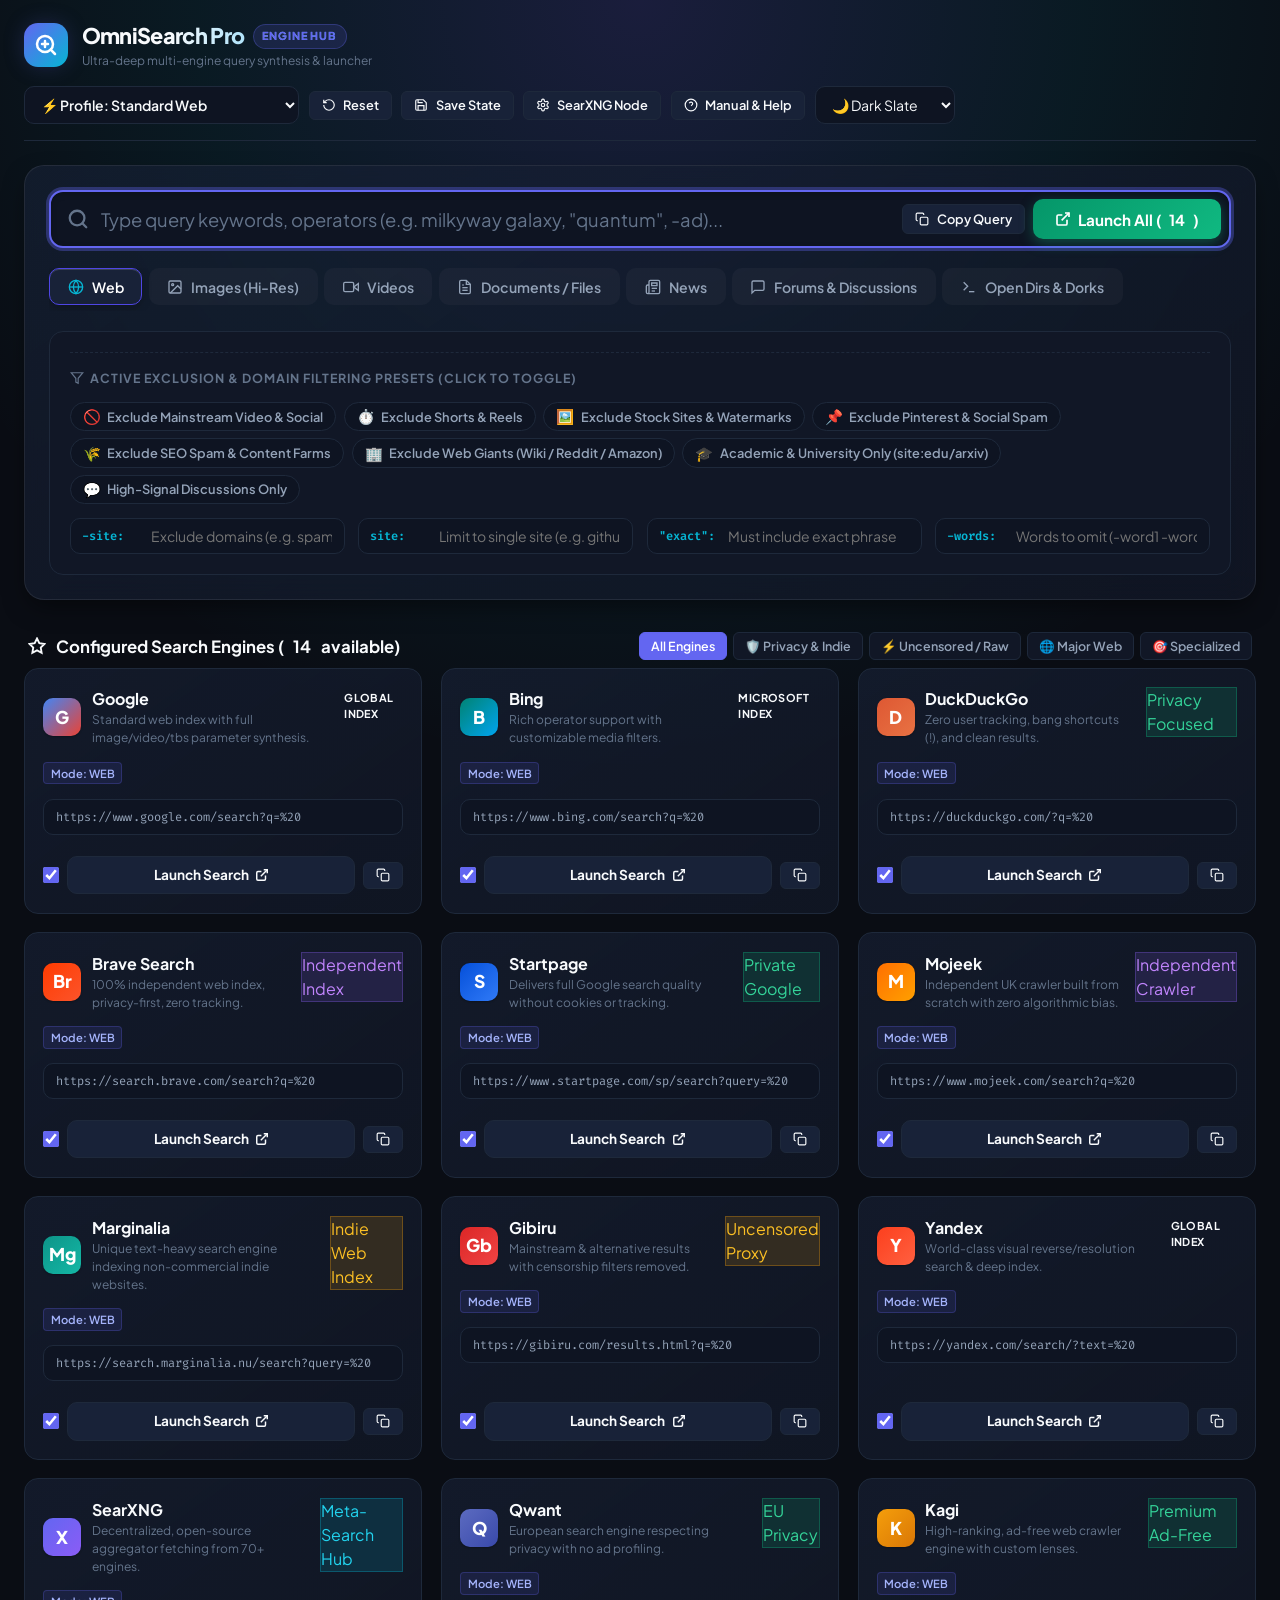
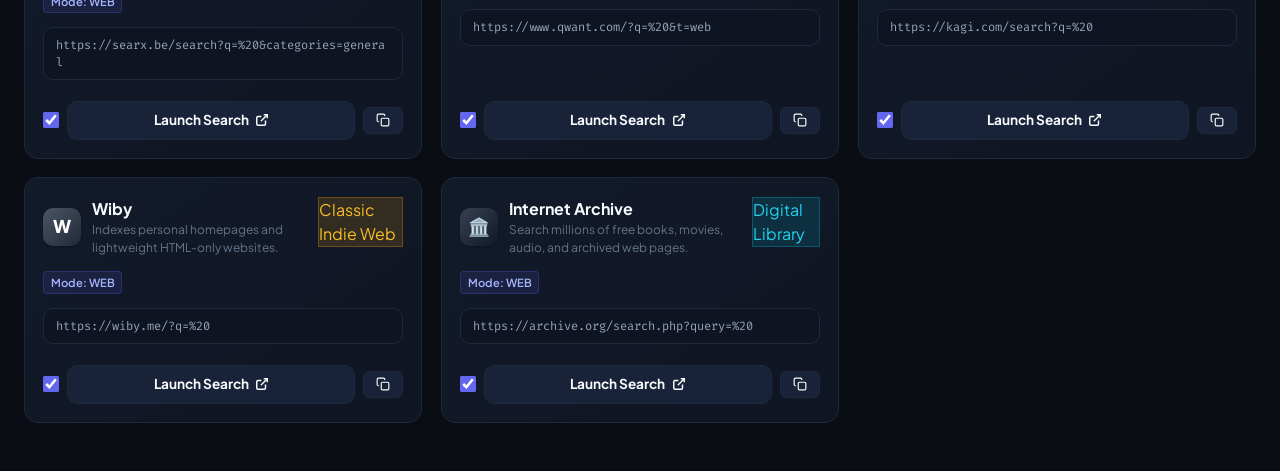
<file: apps/search_url_1.html>
<!DOCTYPE html>
<html lang="en" data-theme="dark">
<head>
  <meta charset="UTF-8" />
  <meta name="viewport" content="width=device-width, initial-scale=1.0" />
  <title>OmniSearch Pro | Multi-Engine Query Builder & Advanced Filter Launcher</title>
  <meta name="description" content="Power-user multi-engine search query builder with advanced presets, resolution filters, exclusion rules, filetype targeting, and uncensored/privacy engine support." />
  
  <!-- Modern Google Fonts -->
  <link rel="preconnect" href="https://fonts.googleapis.com" />
  <link rel="preconnect" href="https://fonts.gstatic.com" />
  <link href="https://fonts.googleapis.com/css2?family=Fira+Code:wght@400;500;600&family=Plus+Jakarta+Sans:wght@400;500;600;700;800&display=swap" rel="stylesheet" />

  <style>
    /* ==========================================================================
       1. CSS VARIABLES & THEME DEFINITIONS
       ========================================================================== */
    :root {
      --font-main: 'Plus Jakarta Sans', -apple-system, BlinkMacSystemFont, 'Segoe UI', Roboto, sans-serif;
      --font-mono: 'Fira Code', ui-monospace, SFMono-Regular, Menlo, Monaco, Consolas, monospace;

      /* Dark Theme (Default) */
      --bg-base: #0a0d14;
      --bg-surface: #111726;
      --bg-surface-elevated: #182238;
      --bg-surface-glass: rgba(17, 23, 38, 0.75);
      --bg-input: #0e1422;
      --border-subtle: #1e293b;
      --border-focus: #4f46e5;
      --border-glass: rgba(255, 255, 255, 0.08);

      --text-primary: #f8fafc;
      --text-secondary: #94a3b8;
      --text-muted: #64748b;
      --text-highlight: #38bdf8;

      --accent-primary: #6366f1;
      --accent-primary-hover: #4f46e5;
      --accent-primary-glow: rgba(99, 102, 241, 0.35);
      --accent-cyan: #06b6d4;
      --accent-emerald: #10b981;
      --accent-amber: #f59e0b;
      --accent-rose: #f43f5e;
      --accent-violet: #8b5cf6;

      --card-gradient: linear-gradient(145deg, rgba(24, 34, 56, 0.6) 0%, rgba(17, 23, 38, 0.8) 100%);
      --hero-gradient: radial-gradient(circle at 50% 0%, rgba(99, 102, 241, 0.18) 0%, rgba(6, 182, 212, 0.08) 40%, transparent 70%);

      --radius-sm: 6px;
      --radius-md: 10px;
      --radius-lg: 14px;
      --radius-xl: 20px;
      --radius-full: 9999px;

      --shadow-sm: 0 1px 2px 0 rgba(0, 0, 0, 0.3);
      --shadow-md: 0 4px 12px -2px rgba(0, 0, 0, 0.4);
      --shadow-lg: 0 10px 25px -5px rgba(0, 0, 0, 0.5);
      --shadow-glow: 0 0 25px -5px var(--accent-primary-glow);

      --transition-fast: 150ms cubic-bezier(0.4, 0, 0.2, 1);
      --transition-normal: 250ms cubic-bezier(0.4, 0, 0.2, 1);
    }

    [data-theme="midnight"] {
      --bg-base: #030712;
      --bg-surface: #0b0f19;
      --bg-surface-elevated: #111827;
      --bg-surface-glass: rgba(11, 15, 25, 0.85);
      --bg-input: #070a12;
      --border-subtle: #1f2937;
      --card-gradient: linear-gradient(145deg, rgba(17, 24, 39, 0.7) 0%, rgba(11, 15, 25, 0.9) 100%);
      --accent-primary: #3b82f6;
      --accent-primary-hover: #2563eb;
      --accent-primary-glow: rgba(59, 130, 246, 0.35);
    }

    [data-theme="cyberpunk"] {
      --bg-base: #080414;
      --bg-surface: #12092b;
      --bg-surface-elevated: #1e1045;
      --bg-surface-glass: rgba(18, 9, 43, 0.85);
      --bg-input: #0b051c;
      --border-subtle: #341a6e;
      --border-focus: #f43f5e;
      --text-highlight: #00ffcc;
      --accent-primary: #ec4899;
      --accent-primary-hover: #db2777;
      --accent-primary-glow: rgba(236, 72, 153, 0.4);
      --card-gradient: linear-gradient(145deg, rgba(30, 16, 69, 0.7) 0%, rgba(18, 9, 43, 0.9) 100%);
    }

    [data-theme="light"] {
      --bg-base: #f1f5f9;
      --bg-surface: #ffffff;
      --bg-surface-elevated: #f8fafc;
      --bg-surface-glass: rgba(255, 255, 255, 0.85);
      --bg-input: #f8fafc;
      --border-subtle: #cbd5e1;
      --border-focus: #4f46e5;
      --border-glass: rgba(0, 0, 0, 0.08);
      --text-primary: #0f172a;
      --text-secondary: #475569;
      --text-muted: #94a3b8;
      --text-highlight: #0284c7;
      --card-gradient: linear-gradient(145deg, #ffffff 0%, #f8fafc 100%);
      --hero-gradient: radial-gradient(circle at 50% 0%, rgba(99, 102, 241, 0.1) 0%, rgba(6, 182, 212, 0.05) 40%, transparent 70%);
      --shadow-sm: 0 1px 3px rgba(0, 0, 0, 0.06);
      --shadow-md: 0 4px 12px -2px rgba(0, 0, 0, 0.08);
      --shadow-lg: 0 10px 25px -5px rgba(0, 0, 0, 0.1);
    }

    /* ==========================================================================
       2. BASE STYLES & RESET
       ========================================================================== */
    *, *::before, *::after {
      box-sizing: border-box;
      margin: 0;
      padding: 0;
    }

    body {
      font-family: var(--font-main);
      background-color: var(--bg-base);
      color: var(--text-primary);
      line-height: 1.5;
      min-height: 100vh;
      display: flex;
      flex-direction: column;
      background-image: var(--hero-gradient);
      background-attachment: fixed;
      overflow-x: hidden;
    }

    a {
      color: inherit;
      text-decoration: none;
    }

    button, input, select, textarea {
      font-family: inherit;
      font-size: inherit;
      color: inherit;
      border: none;
      outline: none;
      background: none;
    }

    button {
      cursor: pointer;
      user-select: none;
    }

    /* Custom Scrollbar */
    ::-webkit-scrollbar {
      width: 8px;
      height: 8px;
    }
    ::-webkit-scrollbar-track {
      background: var(--bg-base);
    }
    ::-webkit-scrollbar-thumb {
      background: var(--border-subtle);
      border-radius: var(--radius-full);
    }
    ::-webkit-scrollbar-thumb:hover {
      background: var(--accent-primary);
    }

    /* ==========================================================================
       3. LAYOUT & CONTAINERS
       ========================================================================== */
    .app-container {
      max-width: 1360px;
      margin: 0 auto;
      padding: 1.25rem 1.5rem 3rem;
      width: 100%;
      display: flex;
      flex-direction: column;
      gap: 1.5rem;
    }

    /* Top Header */
    .header {
      display: flex;
      align-items: center;
      justify-content: space-between;
      flex-wrap: wrap;
      gap: 1rem;
      padding-bottom: 1rem;
      border-bottom: 1px solid var(--border-subtle);
    }

    .brand-group {
      display: flex;
      align-items: center;
      gap: 0.85rem;
    }

    .brand-logo {
      width: 44px;
      height: 44px;
      border-radius: var(--radius-lg);
      background: linear-gradient(135deg, var(--accent-primary) 0%, var(--accent-cyan) 100%);
      display: flex;
      align-items: center;
      justify-content: center;
      box-shadow: var(--shadow-glow);
      color: #fff;
      font-weight: 800;
      font-size: 1.35rem;
    }

    .brand-title {
      font-size: 1.35rem;
      font-weight: 800;
      letter-spacing: -0.03em;
      background: linear-gradient(90deg, var(--text-primary) 30%, var(--text-highlight) 100%);
      -webkit-background-clip: text;
      -webkit-text-fill-color: transparent;
      display: flex;
      align-items: center;
      gap: 0.5rem;
    }

    .brand-badge {
      font-size: 0.68rem;
      font-weight: 700;
      text-transform: uppercase;
      letter-spacing: 0.08em;
      padding: 0.2rem 0.55rem;
      border-radius: var(--radius-full);
      background: rgba(99, 102, 241, 0.15);
      color: var(--accent-primary);
      border: 1px solid rgba(99, 102, 241, 0.3);
      -webkit-text-fill-color: var(--accent-primary);
    }

    .header-actions {
      display: flex;
      align-items: center;
      gap: 0.6rem;
      flex-wrap: wrap;
    }

    /* Buttons */
    .btn {
      display: inline-flex;
      align-items: center;
      justify-content: center;
      gap: 0.45rem;
      padding: 0.55rem 1rem;
      border-radius: var(--radius-md);
      font-weight: 600;
      font-size: 0.875rem;
      transition: all var(--transition-fast);
      white-space: nowrap;
    }

    .btn-sm {
      padding: 0.35rem 0.75rem;
      font-size: 0.8rem;
      border-radius: var(--radius-sm);
    }

    .btn-primary {
      background: linear-gradient(135deg, var(--accent-primary) 0%, var(--accent-primary-hover) 100%);
      color: #ffffff;
      box-shadow: 0 4px 14px var(--accent-primary-glow);
    }
    .btn-primary:hover {
      transform: translateY(-1px);
      box-shadow: 0 6px 20px var(--accent-primary-glow);
      filter: brightness(1.1);
    }
    .btn-primary:active {
      transform: translateY(0);
    }

    .btn-secondary {
      background: var(--bg-surface-elevated);
      color: var(--text-primary);
      border: 1px solid var(--border-subtle);
    }
    .btn-secondary:hover {
      background: var(--border-subtle);
      color: #fff;
    }

    .btn-accent-glow {
      background: linear-gradient(135deg, #059669 0%, #10b981 100%);
      color: #fff;
      box-shadow: 0 4px 14px rgba(16, 185, 129, 0.35);
    }
    .btn-accent-glow:hover {
      transform: translateY(-1px);
      box-shadow: 0 6px 20px rgba(16, 185, 129, 0.45);
      filter: brightness(1.08);
    }

    .btn-icon-only {
      padding: 0.55rem;
      border-radius: var(--radius-md);
      background: var(--bg-surface-elevated);
      color: var(--text-secondary);
      border: 1px solid var(--border-subtle);
    }
    .btn-icon-only:hover {
      color: var(--text-primary);
      border-color: var(--text-muted);
    }

    /* ==========================================================================
       4. SEARCH HERO & INPUT SECTION
       ========================================================================== */
    .search-hero {
      display: flex;
      flex-direction: column;
      gap: 1.25rem;
      background: var(--card-gradient);
      border: 1px solid var(--border-glass);
      backdrop-filter: blur(16px);
      -webkit-backdrop-filter: blur(16px);
      border-radius: var(--radius-xl);
      padding: 1.5rem;
      box-shadow: var(--shadow-lg);
    }

    .search-input-wrapper {
      position: relative;
      display: flex;
      align-items: center;
      width: 100%;
      background: var(--bg-input);
      border: 2px solid var(--border-subtle);
      border-radius: var(--radius-lg);
      padding: 0.35rem 0.5rem 0.35rem 1rem;
      transition: all var(--transition-normal);
      box-shadow: inset 0 2px 6px rgba(0, 0, 0, 0.25);
    }

    .search-input-wrapper:focus-within {
      border-color: var(--accent-primary);
      box-shadow: 0 0 0 3px var(--accent-primary-glow), inset 0 2px 6px rgba(0, 0, 0, 0.2);
    }

    .search-icon-hero {
      color: var(--text-muted);
      margin-right: 0.75rem;
      flex-shrink: 0;
    }

    .main-search-input {
      width: 100%;
      font-size: 1.15rem;
      font-weight: 500;
      color: var(--text-primary);
      padding: 0.6rem 0;
    }
    .main-search-input::placeholder {
      color: var(--text-muted);
      font-weight: 400;
    }

    .search-actions-bar {
      display: flex;
      align-items: center;
      gap: 0.5rem;
      flex-shrink: 0;
    }

    .clear-btn {
      color: var(--text-muted);
      padding: 0.4rem;
      border-radius: var(--radius-sm);
      display: none;
    }
    .clear-btn:hover {
      color: var(--accent-rose);
    }

    .search-launch-btn {
      padding: 0.65rem 1.4rem;
      font-size: 0.95rem;
      font-weight: 700;
      border-radius: var(--radius-md);
    }

    .shortcut-badge {
      font-size: 0.7rem;
      font-family: var(--font-mono);
      background: rgba(255, 255, 255, 0.08);
      border: 1px solid rgba(255, 255, 255, 0.12);
      border-radius: 4px;
      padding: 0.15rem 0.35rem;
      color: var(--text-muted);
      margin-left: 0.25rem;
    }

    /* ==========================================================================
       5. SEARCH TYPE TABS
       ========================================================================== */
    .search-types-nav {
      display: flex;
      align-items: center;
      gap: 0.4rem;
      overflow-x: auto;
      padding-bottom: 0.35rem;
      scrollbar-width: none;
    }
    .search-types-nav::-webkit-scrollbar {
      display: none;
    }

    .type-tab-btn {
      display: inline-flex;
      align-items: center;
      gap: 0.5rem;
      padding: 0.55rem 1.1rem;
      border-radius: var(--radius-md);
      font-size: 0.88rem;
      font-weight: 600;
      color: var(--text-secondary);
      background: rgba(255, 255, 255, 0.03);
      border: 1px solid transparent;
      transition: all var(--transition-fast);
      white-space: nowrap;
    }

    .type-tab-btn:hover {
      color: var(--text-primary);
      background: rgba(255, 255, 255, 0.06);
    }

    .type-tab-btn.active {
      color: #ffffff;
      background: var(--bg-surface-elevated);
      border-color: var(--border-focus);
      box-shadow: 0 2px 10px rgba(0, 0, 0, 0.25), inset 0 1px 0 rgba(255, 255, 255, 0.15);
    }

    .type-tab-btn.active svg {
      color: var(--accent-cyan);
    }

    /* ==========================================================================
       6. DYNAMIC FILTERS & CONTROLS PANELS
       ========================================================================== */
    .filters-container {
      background: var(--bg-surface);
      border: 1px solid var(--border-subtle);
      border-radius: var(--radius-lg);
      padding: 1.25rem;
      display: flex;
      flex-direction: column;
      gap: 1.25rem;
    }

    .filter-panel {
      display: none;
      flex-direction: column;
      gap: 1rem;
      animation: fadeIn 200ms ease-out forwards;
    }
    .filter-panel.active {
      display: flex;
    }

    @keyframes fadeIn {
      from { opacity: 0; transform: translateY(4px); }
      to { opacity: 1; transform: translateY(0); }
    }

    .filter-section-title {
      font-size: 0.78rem;
      text-transform: uppercase;
      letter-spacing: 0.08em;
      font-weight: 700;
      color: var(--text-muted);
      display: flex;
      align-items: center;
      gap: 0.4rem;
    }

    .filter-grid {
      display: grid;
      grid-template-columns: repeat(auto-fit, minmax(200px, 1fr));
      gap: 1rem;
    }

    .filter-group {
      display: flex;
      flex-direction: column;
      gap: 0.4rem;
    }

    .filter-label {
      font-size: 0.8rem;
      font-weight: 600;
      color: var(--text-secondary);
      display: flex;
      justify-content: space-between;
      align-items: center;
    }

    .custom-select, .custom-input {
      background: var(--bg-input);
      border: 1px solid var(--border-subtle);
      border-radius: var(--radius-md);
      padding: 0.5rem 0.75rem;
      color: var(--text-primary);
      font-size: 0.875rem;
      transition: all var(--transition-fast);
      width: 100%;
    }
    .custom-select:focus, .custom-input:focus {
      border-color: var(--accent-primary);
      box-shadow: 0 0 0 2px var(--accent-primary-glow);
    }
    .custom-select option {
      background: var(--bg-surface-elevated);
      color: var(--text-primary);
    }

    /* Chip Multi-selects & Preset Toggles */
    .chips-group {
      display: flex;
      flex-wrap: wrap;
      gap: 0.45rem;
    }

    .chip-toggle {
      display: inline-flex;
      align-items: center;
      gap: 0.4rem;
      padding: 0.35rem 0.75rem;
      border-radius: var(--radius-full);
      font-size: 0.8rem;
      font-weight: 600;
      background: var(--bg-input);
      border: 1px solid var(--border-subtle);
      color: var(--text-secondary);
      transition: all var(--transition-fast);
      cursor: pointer;
    }
    .chip-toggle:hover {
      border-color: var(--accent-primary);
      color: var(--text-primary);
    }
    .chip-toggle.active {
      background: rgba(99, 102, 241, 0.15);
      border-color: var(--accent-primary);
      color: #fff;
    }
    .chip-toggle.active-exclude {
      background: rgba(244, 63, 94, 0.15);
      border-color: var(--accent-rose);
      color: #ff99aa;
    }
    .chip-toggle.active-include {
      background: rgba(16, 185, 129, 0.15);
      border-color: var(--accent-emerald);
      color: #6ee7b7;
    }

    .chip-icon {
      font-size: 0.9rem;
      line-height: 1;
    }

    /* Color Swatches for Image Search */
    .color-swatches-grid {
      display: flex;
      align-items: center;
      gap: 0.4rem;
      flex-wrap: wrap;
    }

    .color-swatch-btn {
      width: 24px;
      height: 24px;
      border-radius: var(--radius-full);
      border: 2px solid transparent;
      transition: transform var(--transition-fast);
      position: relative;
    }
    .color-swatch-btn:hover {
      transform: scale(1.18);
    }
    .color-swatch-btn.active {
      border-color: #ffffff;
      box-shadow: 0 0 0 2px var(--accent-primary);
      transform: scale(1.15);
    }

    /* ==========================================================================
       7. OPERATOR BUILDER & PRESETS SECTION
       ========================================================================== */
    .presets-and-operators {
      display: flex;
      flex-direction: column;
      gap: 0.9rem;
      border-top: 1px dashed var(--border-subtle);
      padding-top: 1rem;
    }

    .advanced-inputs-grid {
      display: grid;
      grid-template-columns: repeat(auto-fit, minmax(260px, 1fr));
      gap: 0.85rem;
    }

    .input-with-tag {
      position: relative;
      display: flex;
      align-items: center;
    }

    .input-tag {
      position: absolute;
      left: 0.75rem;
      font-size: 0.75rem;
      font-family: var(--font-mono);
      font-weight: 600;
      color: var(--accent-cyan);
      pointer-events: none;
      user-select: none;
    }

    .input-with-tag input {
      padding-left: 5rem;
    }

    /* ==========================================================================
       8. ENGINE HUBS & RESULTS ACTION BAR
       ========================================================================== */
    .results-header-bar {
      display: flex;
      align-items: center;
      justify-content: space-between;
      flex-wrap: wrap;
      gap: 1rem;
      padding: 0.5rem 0.25rem;
    }

    .results-count-title {
      font-size: 1.05rem;
      font-weight: 700;
      display: flex;
      align-items: center;
      gap: 0.6rem;
    }

    .category-filter-chips {
      display: flex;
      align-items: center;
      gap: 0.35rem;
      overflow-x: auto;
    }

    .cat-chip {
      font-size: 0.78rem;
      padding: 0.3rem 0.7rem;
      border-radius: var(--radius-sm);
      background: var(--bg-surface);
      color: var(--text-secondary);
      border: 1px solid var(--border-subtle);
      font-weight: 600;
    }
    .cat-chip:hover {
      color: var(--text-primary);
    }
    .cat-chip.active {
      background: var(--accent-primary);
      color: #fff;
      border-color: var(--accent-primary);
    }

    /* Engines Grid */
    .engines-grid {
      display: grid;
      grid-template-columns: repeat(auto-fill, minmax(320px, 1fr));
      gap: 1.15rem;
    }

    /* Engine Card */
    .engine-card {
      background: var(--card-gradient);
      border: 1px solid var(--border-subtle);
      border-radius: var(--radius-lg);
      padding: 1.15rem;
      display: flex;
      flex-direction: column;
      gap: 0.9rem;
      transition: all var(--transition-fast);
      position: relative;
      overflow: hidden;
    }

    .engine-card:hover {
      border-color: rgba(99, 102, 241, 0.4);
      transform: translateY(-2px);
      box-shadow: var(--shadow-md);
    }

    .engine-card-header {
      display: flex;
      align-items: flex-start;
      justify-content: space-between;
      gap: 0.75rem;
    }

    .engine-identity {
      display: flex;
      align-items: center;
      gap: 0.65rem;
    }

    .engine-avatar {
      width: 38px;
      height: 38px;
      border-radius: var(--radius-md);
      display: flex;
      align-items: center;
      justify-content: center;
      font-weight: 800;
      font-size: 1.1rem;
      color: #fff;
      flex-shrink: 0;
      box-shadow: var(--shadow-sm);
    }

    .engine-info {
      display: flex;
      flex-direction: column;
    }

    .engine-name {
      font-size: 1rem;
      font-weight: 700;
      color: var(--text-primary);
      display: flex;
      align-items: center;
      gap: 0.4rem;
    }

    .engine-desc {
      font-size: 0.75rem;
      color: var(--text-muted);
    }

    .engine-badges {
      display: flex;
      align-items: center;
      gap: 0.35rem;
      flex-wrap: wrap;
    }

    .badge-tag {
      font-size: 0.68rem;
      font-weight: 700;
      padding: 0.15rem 0.45rem;
      border-radius: var(--radius-sm);
      text-transform: uppercase;
      letter-spacing: 0.04em;
    }
    .badge-privacy {
      background: rgba(16, 185, 129, 0.15);
      color: #34d399;
      border: 1px solid rgba(16, 185, 129, 0.3);
    }
    .badge-uncensored {
      background: rgba(245, 158, 11, 0.15);
      color: #fbbf24;
      border: 1px solid rgba(245, 158, 11, 0.3);
    }
    .badge-crawler {
      background: rgba(139, 92, 246, 0.15);
      color: #c084fc;
      border: 1px solid rgba(139, 92, 246, 0.3);
    }
    .badge-custom {
      background: rgba(6, 182, 212, 0.15);
      color: #22d3ee;
      border: 1px solid rgba(6, 182, 212, 0.3);
    }

    /* Engine Card Query preview & URL */
    .engine-url-box {
      background: var(--bg-input);
      border: 1px solid var(--border-subtle);
      border-radius: var(--radius-md);
      padding: 0.55rem 0.75rem;
      font-family: var(--font-mono);
      font-size: 0.75rem;
      color: var(--text-secondary);
      word-break: break-all;
      line-height: 1.4;
      max-height: 62px;
      overflow-y: auto;
      position: relative;
    }

    .engine-feature-pills {
      display: flex;
      flex-wrap: wrap;
      gap: 0.3rem;
    }

    .feature-pill {
      font-size: 0.7rem;
      font-weight: 600;
      padding: 0.12rem 0.4rem;
      border-radius: 4px;
      background: rgba(255, 255, 255, 0.04);
      color: var(--text-muted);
      border: 1px solid rgba(255, 255, 255, 0.06);
    }
    .feature-pill.active-pill {
      background: rgba(99, 102, 241, 0.12);
      color: #a5b4fc;
      border-color: rgba(99, 102, 241, 0.25);
    }

    .engine-card-footer {
      display: flex;
      align-items: center;
      gap: 0.5rem;
      margin-top: auto;
      padding-top: 0.4rem;
    }

    .launch-btn-link {
      flex: 1;
      padding: 0.5rem 0.85rem;
      font-size: 0.85rem;
      font-weight: 700;
      border-radius: var(--radius-md);
      background: var(--bg-surface-elevated);
      border: 1px solid var(--border-subtle);
      color: var(--text-primary);
      display: flex;
      align-items: center;
      justify-content: center;
      gap: 0.4rem;
      transition: all var(--transition-fast);
    }
    .launch-btn-link:hover {
      background: var(--accent-primary);
      color: #ffffff;
      border-color: var(--accent-primary);
      box-shadow: 0 4px 12px var(--accent-primary-glow);
    }

    /* ==========================================================================
       9. MODAL & DRAWER STYLES (User Manual, Dorks, Settings)
       ========================================================================== */
    .modal-overlay {
      position: fixed;
      top: 0;
      left: 0;
      right: 0;
      bottom: 0;
      background: rgba(0, 0, 0, 0.75);
      backdrop-filter: blur(8px);
      -webkit-backdrop-filter: blur(8px);
      z-index: 1000;
      display: none;
      align-items: center;
      justify-content: center;
      padding: 1.5rem;
    }
    .modal-overlay.active {
      display: flex;
      animation: fadeIn 200ms ease-out;
    }

    .modal-card {
      background: var(--bg-surface);
      border: 1px solid var(--border-glass);
      border-radius: var(--radius-xl);
      max-width: 900px;
      width: 100%;
      max-height: 85vh;
      display: flex;
      flex-direction: column;
      box-shadow: 0 25px 50px -12px rgba(0, 0, 0, 0.7);
      overflow: hidden;
    }

    .modal-header {
      padding: 1.25rem 1.5rem;
      display: flex;
      align-items: center;
      justify-content: space-between;
      border-bottom: 1px solid var(--border-subtle);
      background: var(--bg-surface-elevated);
    }

    .modal-title {
      font-size: 1.2rem;
      font-weight: 800;
      display: flex;
      align-items: center;
      gap: 0.5rem;
    }

    .modal-body {
      padding: 1.5rem;
      overflow-y: auto;
      display: flex;
      flex-direction: column;
      gap: 1.5rem;
      line-height: 1.6;
    }

    .manual-section {
      display: flex;
      flex-direction: column;
      gap: 0.6rem;
    }

    .manual-heading {
      font-size: 1.05rem;
      font-weight: 700;
      color: var(--text-highlight);
      display: flex;
      align-items: center;
      gap: 0.4rem;
    }

    .syntax-table {
      width: 100%;
      border-collapse: collapse;
      font-size: 0.85rem;
      margin-top: 0.5rem;
    }
    .syntax-table th, .syntax-table td {
      border: 1px solid var(--border-subtle);
      padding: 0.6rem 0.8rem;
      text-align: left;
    }
    .syntax-table th {
      background: var(--bg-surface-elevated);
      color: var(--text-primary);
      font-weight: 700;
    }
    .syntax-table td code {
      font-family: var(--font-mono);
      background: var(--bg-input);
      color: var(--accent-cyan);
      padding: 0.15rem 0.4rem;
      border-radius: 4px;
      font-size: 0.8rem;
    }

    .code-block {
      background: var(--bg-input);
      border: 1px solid var(--border-subtle);
      border-radius: var(--radius-md);
      padding: 1rem;
      font-family: var(--font-mono);
      font-size: 0.82rem;
      color: #e2e8f0;
      overflow-x: auto;
      line-height: 1.5;
    }

    /* Toast Notification */
    .toast-container {
      position: fixed;
      bottom: 1.5rem;
      right: 1.5rem;
      display: flex;
      flex-direction: column;
      gap: 0.5rem;
      z-index: 2000;
    }

    .toast {
      background: var(--bg-surface-elevated);
      border: 1px solid var(--accent-primary);
      color: #fff;
      padding: 0.75rem 1.25rem;
      border-radius: var(--radius-md);
      font-size: 0.875rem;
      font-weight: 600;
      box-shadow: var(--shadow-lg);
      display: flex;
      align-items: center;
      gap: 0.5rem;
      animation: slideUp 250ms cubic-bezier(0.4, 0, 0.2, 1);
    }
    @keyframes slideUp {
      from { transform: translateY(100%); opacity: 0; }
      to { transform: translateY(0); opacity: 1; }
    }

    /* Responsive adjustments */
    @media (max-width: 768px) {
      .app-container {
        padding: 0.85rem;
      }
      .brand-title {
        font-size: 1.15rem;
      }
      .engines-grid {
        grid-template-columns: 1fr;
      }
      .search-hero {
        padding: 1rem;
      }
      .main-search-input {
        font-size: 1rem;
      }
    }
  </style>
</head>
<body>

  <div class="app-container">
    
    <!-- ====================================================================
         HEADER & NAV
         ==================================================================== -->
    <header class="header">
      <div class="brand-group">
        <div class="brand-logo">
          <svg width="24" height="24" viewBox="0 0 24 24" fill="none" stroke="currentColor" stroke-width="2.5" stroke-linecap="round" stroke-linejoin="round">
            <circle cx="11" cy="11" r="8"></circle>
            <path d="m21 21-4.3-4.3"></path>
            <path d="M11 8v6"></path>
            <path d="M8 11h6"></path>
          </svg>
        </div>
        <div>
          <div class="brand-title">
            OmniSearch Pro
            <span class="brand-badge">Engine Hub</span>
          </div>
          <p style="font-size: 0.75rem; color: var(--text-muted);">Ultra-deep multi-engine query synthesis & launcher</p>
        </div>
      </div>

      <div class="header-actions">
        <!-- Preset Profiles Dropdown -->
        <select id="profileSelector" class="custom-select btn-sm" style="width: auto; font-weight: 600;" title="Load Filter Profile">
          <option value="default">⚡ Profile: Standard Web</option>
          <option value="deep_image">🖼️ Profile: 8MP+ Clean Images</option>
          <option value="indie_video">🎥 Profile: Uncensored Indie Video</option>
          <option value="doc_hunt">📄 Profile: Documents & Papers</option>
          <option value="dev_dork">💻 Profile: Dev & Clean Forums</option>
        </select>

        <!-- Reset Filters Button -->
        <button id="resetAllBtn" class="btn btn-secondary btn-sm" title="Reset all filters and presets to default">
          <svg width="14" height="14" viewBox="0 0 24 24" fill="none" stroke="currentColor" stroke-width="2"><path d="M3 12a9 9 0 1 0 9-9 9.75 9.75 0 0 0-6.74 2.74L3 8"></path><path d="M3 3v5h5"></path></svg>
          Reset
        </button>

        <!-- Save Profile Button -->
        <button id="saveConfigBtn" class="btn btn-secondary btn-sm" title="Save current filters to browser storage">
          <svg width="14" height="14" viewBox="0 0 24 24" fill="none" stroke="currentColor" stroke-width="2"><path d="M19 21H5a2 2 0 0 1-2-2V5a2 2 0 0 1 2-2h11l5 5v11a2 2 0 0 1-2 2z"></path><polyline points="17 21 17 13 7 13 7 21"></polyline><polyline points="7 3 7 8 15 8"></polyline></svg>
          Save State
        </button>

        <!-- SearXNG Instance Config -->
        <button id="searxngConfigBtn" class="btn btn-secondary btn-sm" title="Configure custom SearXNG instance URL">
          <svg width="14" height="14" viewBox="0 0 24 24" fill="none" stroke="currentColor" stroke-width="2"><path d="M12.22 2h-.44a2 2 0 0 0-2 2v.18a2 2 0 0 1-1 1.73l-.43.25a2 2 0 0 1-2 0l-.15-.08a2 2 0 0 0-2.73.73l-.22.38a2 2 0 0 0 .73 2.73l.15.1a2 2 0 0 1 1 1.72v.51a2 2 0 0 1-1 1.74l-.15.09a2 2 0 0 0-.73 2.73l.22.38a2 2 0 0 0 2.73.73l.15-.08a2 2 0 0 1 2 0l.43.25a2 2 0 0 1 1 1.73V20a2 2 0 0 0 2 2h.44a2 2 0 0 0 2-2v-.18a2 2 0 0 1 1-1.73l.43-.25a2 2 0 0 1 2 0l.15.08a2 2 0 0 0 2.73-.73l.22-.39a2 2 0 0 0-.73-2.73l-.15-.08a2 2 0 0 1-1-1.74v-.5a2 2 0 0 1 1-1.74l.15-.09a2 2 0 0 0 .73-2.73l-.22-.38a2 2 0 0 0-2.73-.73l-.15.08a2 2 0 0 1-2 0l-.43-.25a2 2 0 0 1-1-1.73V4a2 2 0 0 0-2-2z"></path><circle cx="12" cy="12" r="3"></circle></svg>
          SearXNG Node
        </button>

        <!-- User Manual Button -->
        <button id="openManualBtn" class="btn btn-secondary btn-sm" title="Open Manual & Cheat Sheet">
          <svg width="14" height="14" viewBox="0 0 24 24" fill="none" stroke="currentColor" stroke-width="2"><circle cx="12" cy="12" r="10"></circle><path d="M9.09 9a3 3 0 0 1 5.83 1c0 2-3 3-3 3"></path><line x1="12" y1="17" x2="12.01" y2="17"></line></svg>
          Manual & Help
        </button>

        <!-- Theme Selector -->
        <select id="themeSelector" class="custom-select btn-sm" style="width: auto;" title="Switch Theme">
          <option value="dark">🌙 Dark Slate</option>
          <option value="midnight">🌌 Midnight</option>
          <option value="cyberpunk">⚡ Cyberpunk</option>
          <option value="light">☀️ Crisp Light</option>
        </select>
      </div>
    </header>

    <!-- ====================================================================
         SEARCH HERO & MASTER INPUT
         ==================================================================== -->
    <section class="search-hero">
      
      <!-- Main Search Input Bar -->
      <div class="search-input-wrapper">
        <svg class="search-icon-hero" width="22" height="22" viewBox="0 0 24 24" fill="none" stroke="currentColor" stroke-width="2.5" stroke-linecap="round" stroke-linejoin="round">
          <circle cx="11" cy="11" r="8"></circle>
          <path d="m21 21-4.3-4.3"></path>
        </svg>

        <input 
          type="text" 
          id="mainSearchInput" 
          class="main-search-input" 
          placeholder="Type query keywords, operators (e.g. milkyway galaxy, &quot;quantum&quot;, -ad)..." 
          autocomplete="off"
          spellcheck="false"
          autofocus
        />

        <div class="search-actions-bar">
          <button id="clearInputBtn" class="clear-btn" title="Clear input (Esc)">
            <svg width="18" height="18" viewBox="0 0 24 24" fill="none" stroke="currentColor" stroke-width="2"><line x1="18" y1="6" x2="6" y2="18"></line><line x1="6" y1="6" x2="18" y2="18"></line></svg>
          </button>
          
          <button id="copyMasterQueryBtn" class="btn btn-secondary btn-sm" title="Copy combined query string with all operators">
            <svg width="14" height="14" viewBox="0 0 24 24" fill="none" stroke="currentColor" stroke-width="2"><rect x="9" y="9" width="13" height="13" rx="2" ry="2"></rect><path d="M5 15H4a2 2 0 0 1-2-2V4a2 2 0 0 1 2-2h9a2 2 0 0 1 2 2v1"></path></svg>
            Copy Query
          </button>

          <button id="openAllEnginesBtn" class="btn btn-accent-glow btn-sm search-launch-btn" title="Open active engines in new tabs (Ctrl+Enter)">
            <svg width="16" height="16" viewBox="0 0 24 24" fill="none" stroke="currentColor" stroke-width="2.5"><path d="M18 13v6a2 2 0 0 1-2 2H5a2 2 0 0 1-2-2V8a2 2 0 0 1 2-2h6"></path><polyline points="15 3 21 3 21 9"></polyline><line x1="10" y1="14" x2="21" y2="3"></line></svg>
            Launch All (<span id="activeEnginesCountBadge">0</span>)
          </button>
        </div>
      </div>

      <!-- Search Type Tabs -->
      <nav class="search-types-nav" id="searchTypesNav">
        <button class="type-tab-btn active" data-type="web">
          <svg width="16" height="16" viewBox="0 0 24 24" fill="none" stroke="currentColor" stroke-width="2"><circle cx="12" cy="12" r="10"></circle><line x1="2" y1="12" x2="22" y2="12"></line><path d="M12 2a15.3 15.3 0 0 1 4 10 15.3 15.3 0 0 1-4 10 15.3 15.3 0 0 1-4-10 15.3 15.3 0 0 1 4-10z"></path></svg>
          Web
        </button>

        <button class="type-tab-btn" data-type="images">
          <svg width="16" height="16" viewBox="0 0 24 24" fill="none" stroke="currentColor" stroke-width="2"><rect x="3" y="3" width="18" height="18" rx="2" ry="2"></rect><circle cx="8.5" cy="8.5" r="1.5"></circle><polyline points="21 15 16 10 5 21"></polyline></svg>
          Images (Hi-Res)
        </button>

        <button class="type-tab-btn" data-type="videos">
          <svg width="16" height="16" viewBox="0 0 24 24" fill="none" stroke="currentColor" stroke-width="2"><polygon points="23 7 16 12 23 17 23 7"></polygon><rect x="1" y="5" width="15" height="14" rx="2" ry="2"></rect></svg>
          Videos
        </button>

        <button class="type-tab-btn" data-type="documents">
          <svg width="16" height="16" viewBox="0 0 24 24" fill="none" stroke="currentColor" stroke-width="2"><path d="M14 2H6a2 2 0 0 0-2 2v16a2 2 0 0 0 2 2h12a2 2 0 0 0 2-2V8z"></path><polyline points="14 2 14 8 20 8"></polyline><line x1="16" y1="13" x2="8" y2="13"></line><line x1="16" y1="17" x2="8" y2="17"></line><polyline points="10 9 9 9 8 9"></polyline></svg>
          Documents / Files
        </button>

        <button class="type-tab-btn" data-type="news">
          <svg width="16" height="16" viewBox="0 0 24 24" fill="none" stroke="currentColor" stroke-width="2"><path d="M4 22h16a2 2 0 0 0 2-2V4a2 2 0 0 0-2-2H8a2 2 0 0 0-2 2v16a2 2 0 0 1-2 2Zm0 0a2 2 0 0 1-2-2v-9c0-1.1.9-2 2-2h2"></path><path d="M18 14h-8"></path><path d="M15 18h-5"></path><path d="M10 6h8v4h-8V6Z"></path></svg>
          News
        </button>

        <button class="type-tab-btn" data-type="discussions">
          <svg width="16" height="16" viewBox="0 0 24 24" fill="none" stroke="currentColor" stroke-width="2"><path d="M21 15a2 2 0 0 1-2 2H7l-4 4V5a2 2 0 0 1 2-2h14a2 2 0 0 1 2 2z"></path></svg>
          Forums & Discussions
        </button>

        <button class="type-tab-btn" data-type="dorks">
          <svg width="16" height="16" viewBox="0 0 24 24" fill="none" stroke="currentColor" stroke-width="2"><polyline points="4 17 10 11 4 5"></polyline><line x1="12" y1="19" x2="20" y2="19"></line></svg>
          Open Dirs & Dorks
        </button>
      </nav>

      <!-- ==================================================================
           FILTERS CONTAINERS
           ================================================================== -->
      <div class="filters-container">
        
        <!-- PANEL: IMAGE FILTERS -->
        <div class="filter-panel" id="panel-images">
          <div class="filter-section-title">
            <svg width="14" height="14" viewBox="0 0 24 24" fill="none" stroke="currentColor" stroke-width="2"><circle cx="12" cy="12" r="10"></circle><polygon points="12 8 8 12 12 16 16 12 12 8"></polygon></svg>
            Advanced Image Search Filters
          </div>

          <div class="filter-grid">
            <!-- Resolution / MP Size Presets -->
            <div class="filter-group">
              <label class="filter-label" for="imgResolutionSelect">
                <span>Minimum Resolution / MP</span>
                <span class="shortcut-badge">Google/Bing Size</span>
              </label>
              <select id="imgResolutionSelect" class="custom-select">
                <option value="any">Any Resolution</option>
                <option value="2mp">≥ 2 MegaPixels (1600x1200)</option>
                <option value="4mp">≥ 4 MegaPixels (2272x1704)</option>
                <option value="8mp" selected>≥ 8 MegaPixels (3264x2448 / 4K)</option>
                <option value="12mp">≥ 12 MegaPixels (4000x3000)</option>
                <option value="16mp">≥ 16 MegaPixels (4928x3264)</option>
                <option value="20mp">≥ 20 MegaPixels (5184x3888)</option>
                <option value="40mp">≥ 40 MegaPixels (Ultra Hi-Res)</option>
                <option value="large">Standard Large Size</option>
              </select>
            </div>

            <!-- Image Filetype Format -->
            <div class="filter-group">
              <label class="filter-label" for="imgFormatSelect">Image File Format</label>
              <select id="imgFormatSelect" class="custom-select">
                <option value="any">Any Format</option>
                <option value="jpg">JPG / JPEG (Photographs)</option>
                <option value="png">PNG (Lossless / Transparent)</option>
                <option value="gif">GIF (Animated / Graphics)</option>
                <option value="webp">WEBP (Modern Web)</option>
                <option value="svg">SVG (Vector Graphics)</option>
                <option value="bmp">BMP (Raw Bitmap)</option>
              </select>
            </div>

            <!-- Recency / Time -->
            <div class="filter-group">
              <label class="filter-label" for="imgTimeSelect">Time / Recency</label>
              <select id="imgTimeSelect" class="custom-select">
                <option value="any">Any Time</option>
                <option value="d">Past 24 Hours</option>
                <option value="w">Past Week</option>
                <option value="m">Past Month</option>
                <option value="y">Past Year</option>
              </select>
            </div>

            <!-- Aspect Ratio / Type -->
            <div class="filter-group">
              <label class="filter-label" for="imgAspectSelect">Aspect Ratio & Style</label>
              <select id="imgAspectSelect" class="custom-select">
                <option value="any">Any Aspect Ratio</option>
                <option value="wide">Wide / Landscape (16:9)</option>
                <option value="tall">Tall / Portrait (9:16)</option>
                <option value="square">Square (1:1)</option>
                <option value="panoramic">Panoramic</option>
                <option value="photo">Photo Only</option>
                <option value="clipart">Clipart / Illustration</option>
                <option value="lineart">Line Drawing</option>
              </select>
            </div>
          </div>

          <!-- Color Filters -->
          <div class="filter-group" style="margin-top: 0.25rem;">
            <label class="filter-label">Color & Transparency</label>
            <div class="color-swatches-grid" id="imageColorSwatches">
              <button type="button" class="chip-toggle active" data-color="any">Any Color</button>
              <button type="button" class="chip-toggle" data-color="trans">✨ Transparent PNG</button>
              <button type="button" class="chip-toggle" data-color="gray">⬛ Black & White</button>
              <button type="button" class="color-swatch-btn" style="background:#ef4444;" data-color="red" title="Red"></button>
              <button type="button" class="color-swatch-btn" style="background:#f97316;" data-color="orange" title="Orange"></button>
              <button type="button" class="color-swatch-btn" style="background:#eab308;" data-color="yellow" title="Yellow"></button>
              <button type="button" class="color-swatch-btn" style="background:#22c55e;" data-color="green" title="Green"></button>
              <button type="button" class="color-swatch-btn" style="background:#06b6d4;" data-color="teal" title="Teal / Cyan"></button>
              <button type="button" class="color-swatch-btn" style="background:#3b82f6;" data-color="blue" title="Blue"></button>
              <button type="button" class="color-swatch-btn" style="background:#a855f7;" data-color="purple" title="Purple"></button>
              <button type="button" class="color-swatch-btn" style="background:#ec4899;" data-color="pink" title="Pink"></button>
              <button type="button" class="color-swatch-btn" style="background:#ffffff; border:1px solid #999;" data-color="white" title="White"></button>
              <button type="button" class="color-swatch-btn" style="background:#000000;" data-color="black" title="Black"></button>
            </div>
          </div>
        </div>

        <!-- PANEL: VIDEO FILTERS -->
        <div class="filter-panel" id="panel-videos">
          <div class="filter-section-title">
            <svg width="14" height="14" viewBox="0 0 24 24" fill="none" stroke="currentColor" stroke-width="2"><polygon points="23 7 16 12 23 17 23 7"></polygon><rect x="1" y="5" width="15" height="14" rx="2" ry="2"></rect></svg>
            Video Specific Controls
          </div>
          <div class="filter-grid">
            <div class="filter-group">
              <label class="filter-label" for="vidDurationSelect">Video Duration</label>
              <select id="vidDurationSelect" class="custom-select">
                <option value="any">Any Duration</option>
                <option value="short">Short (&lt; 4 minutes)</option>
                <option value="medium">Medium (4 - 20 minutes)</option>
                <option value="long">Long (&gt; 20 minutes)</option>
              </select>
            </div>
            <div class="filter-group">
              <label class="filter-label" for="vidQualitySelect">Quality & Captions</label>
              <select id="vidQualitySelect" class="custom-select">
                <option value="any">Any Quality</option>
                <option value="hd">High Definition (HD)</option>
                <option value="cc">Closed Captions / Subtitles (CC)</option>
              </select>
            </div>
            <div class="filter-group">
              <label class="filter-label" for="vidRecencySelect">Upload Recency</label>
              <select id="vidRecencySelect" class="custom-select">
                <option value="any">Any Time</option>
                <option value="d">Past 24 Hours</option>
                <option value="w">Past Week</option>
                <option value="m">Past Month</option>
                <option value="y">Past Year</option>
              </select>
            </div>
          </div>
        </div>

        <!-- PANEL: DOCUMENT / FILETYPES -->
        <div class="filter-panel" id="panel-documents">
          <div class="filter-section-title">
            <svg width="14" height="14" viewBox="0 0 24 24" fill="none" stroke="currentColor" stroke-width="2"><path d="M14 2H6a2 2 0 0 0-2 2v16a2 2 0 0 0 2 2h12a2 2 0 0 0 2-2V8z"></path><polyline points="14 2 14 8 20 8"></polyline></svg>
            Target File Types & Documents
          </div>
          <div class="filter-group">
            <label class="filter-label">Quick Filetype Selector (Multi-select)</label>
            <div class="chips-group" id="docChipsGroup">
              <button type="button" class="chip-toggle active-include" data-ext="pdf">📄 PDF (.pdf)</button>
              <button type="button" class="chip-toggle" data-ext="doc,docx">📝 Word (.doc, .docx)</button>
              <button type="button" class="chip-toggle" data-ext="xls,xlsx,csv">📊 Spreadsheets (.xlsx, .csv)</button>
              <button type="button" class="chip-toggle" data-ext="ppt,pptx">📽️ Slides (.pptx)</button>
              <button type="button" class="chip-toggle" data-ext="epub,mobi">📚 E-Books (.epub, .mobi)</button>
              <button type="button" class="chip-toggle" data-ext="txt,md">📜 Plain Text (.txt, .md)</button>
              <button type="button" class="chip-toggle" data-ext="json,xml,yaml">💾 Data (.json, .xml, .yaml)</button>
              <button type="button" class="chip-toggle" data-ext="zip,rar,7z,tar.gz">📦 Archives (.zip, .rar, .7z)</button>
              <button type="button" class="chip-toggle" data-ext="torrent">🧲 Torrents (.torrent)</button>
              <button type="button" class="chip-toggle" data-ext="sql,sqlite">🗄️ Database (.sql)</button>
            </div>
          </div>
          <div class="filter-group" style="max-width: 320px;">
            <label class="filter-label" for="customFiletypeInput">Custom File Extension</label>
            <input type="text" id="customFiletypeInput" class="custom-input" placeholder="e.g. log, kml, gpx, apk" />
          </div>
        </div>

        <!-- PANEL: OPEN DIRECTORIES & DORKS -->
        <div class="filter-panel" id="panel-dorks">
          <div class="filter-section-title">
            <svg width="14" height="14" viewBox="0 0 24 24" fill="none" stroke="currentColor" stroke-width="2"><polyline points="4 17 10 11 4 5"></polyline><line x1="12" y1="19" x2="20" y2="19"></line></svg>
            Google Dorking & Deep Unindexed Server Presets
          </div>
          <div class="chips-group" id="dorkPresetsGroup">
            <button type="button" class="chip-toggle" data-dork="intitle:&quot;index of /&quot; (mp4|mkv|avi)">🎬 Open Directory Videos</button>
            <button type="button" class="chip-toggle" data-dork="intitle:&quot;index of /&quot; (mp3|flac|wav)">🎵 Open Directory Audio</button>
            <button type="button" class="chip-toggle" data-dork="intitle:&quot;index of /&quot; (pdf|epub|mobi)">📚 Open Directory E-Books</button>
            <button type="button" class="chip-toggle" data-dork="intitle:&quot;index of /&quot; (zip|rar|tar|7z|iso)">💾 Open Directory Software / ISOs</button>
            <button type="button" class="chip-toggle" data-dork="&quot;parent directory&quot; intext:&quot;DCIM&quot;">📷 Raw Unindexed Photos</button>
            <button type="button" class="chip-toggle" data-dork="filetype:env &quot;DB_PASSWORD&quot; | filetype:yml">🔒 Config & Leaks (Security Research)</button>
          </div>
        </div>

        <!-- ==================================================================
             PRESET EXCLUSION & INCLUSION SYSTEM (Chips & Toggles)
             ================================================================== -->
        <div class="presets-and-operators">
          <div class="filter-section-title">
            <svg width="14" height="14" viewBox="0 0 24 24" fill="none" stroke="currentColor" stroke-width="2"><polygon points="22 3 2 3 10 12.46 10 19 14 21 14 12.46 22 3"></polygon></svg>
            Active Exclusion & Domain Filtering Presets (Click to Toggle)
          </div>

          <!-- Dynamic Preset Chips loaded from JavaScript Config -->
          <div class="chips-group" id="presetsChipsContainer">
            <!-- Populated dynamically via renderPresets() -->
          </div>

          <!-- Advanced Custom Inclusions / Exclusions Inputs -->
          <div class="advanced-inputs-grid">
            <div class="input-with-tag">
              <span class="input-tag">-site:</span>
              <input type="text" id="customExcludeSites" class="custom-input" placeholder="Exclude domains (e.g. spam.com, annoying.org)" />
            </div>
            <div class="input-with-tag">
              <span class="input-tag">site:</span>
              <input type="text" id="customIncludeSite" class="custom-input" placeholder="Limit to single site (e.g. github.com, reddit.com)" />
            </div>
            <div class="input-with-tag">
              <span class="input-tag">&quot;exact&quot;:</span>
              <input type="text" id="exactPhraseInput" class="custom-input" placeholder="Must include exact phrase" />
            </div>
            <div class="input-with-tag">
              <span class="input-tag">-words:</span>
              <input type="text" id="excludeWordsInput" class="custom-input" placeholder="Words to omit (-word1 -word2)" />
            </div>
          </div>
        </div>

      </div>
    </section>

    <!-- ====================================================================
         ENGINES HUB & RESULTS BAR
         ==================================================================== -->
    <section>
      <div class="results-header-bar">
        <div class="results-count-title">
          <svg width="18" height="18" viewBox="0 0 24 24" fill="none" stroke="currentColor" stroke-width="2.5"><polygon points="12 2 15.09 8.26 22 9.27 17 14.14 18.18 21.02 12 17.77 5.82 21.02 7 14.14 2 9.27 8.91 8.26 12 2"></polygon></svg>
          Configured Search Engines (<span id="visibleEngineCount">0</span> available)
        </div>

        <div class="category-filter-chips" id="engineCatFilters">
          <button class="cat-chip active" data-cat="all">All Engines</button>
          <button class="cat-chip" data-cat="privacy">🛡️ Privacy & Indie</button>
          <button class="cat-chip" data-cat="uncensored">⚡ Uncensored / Raw</button>
          <button class="cat-chip" data-cat="major">🌐 Major Web</button>
          <button class="cat-chip" data-cat="specialized">🎯 Specialized</button>
        </div>
      </div>

      <!-- Engine Cards Grid -->
      <div class="engines-grid" id="enginesGrid">
        <!-- Rendered dynamically by renderEngineCards() -->
      </div>
    </section>

  </div> <!-- /app-container -->

  <!-- ======================================================================
       USER MANUAL & OPERATORS HELP MODAL
       ====================================================================== -->
  <div class="modal-overlay" id="manualModal">
    <div class="modal-card">
      <div class="modal-header">
        <div class="modal-title">
          <svg width="22" height="22" viewBox="0 0 24 24" fill="none" stroke="currentColor" stroke-width="2"><path d="M4 19.5A2.5 2.5 0 0 1 6.5 17H20"></path><path d="M6.5 2H20v20H6.5A2.5 2.5 0 0 1 4 19.5v-15A2.5 2.5 0 0 1 6.5 2z"></path></svg>
          OmniSearch Pro: User Manual & Developer Guide
        </div>
        <button id="closeManualBtn" class="btn-icon-only" title="Close modal (Esc)">
          <svg width="20" height="20" viewBox="0 0 24 24" fill="none" stroke="currentColor" stroke-width="2"><line x1="18" y1="6" x2="6" y2="18"></line><line x1="6" y1="6" x2="18" y2="18"></line></svg>
        </button>
      </div>

      <div class="modal-body">
        
        <!-- SECTION 1: OVERVIEW & QUICK START -->
        <div class="manual-section">
          <div class="manual-heading">🚀 Quick Start Guide</div>
          <p>
            <strong>OmniSearch Pro</strong> transforms your search query into optimized, engine-specific URL structures with granular resolution filters, domain exclusion presets, filetype constraints, and deep-web operators across 15+ independent and uncensored search engines.
          </p>
          <ol style="margin-left: 1.5rem; display: flex; flex-direction: column; gap: 0.35rem; color: var(--text-secondary);">
            <li><strong>Type keywords</strong> in the top search bar (e.g. <code>milkyway galaxy</code> or <code>climate report</code>).</li>
            <li><strong>Select your search mode</strong> (Web, Images 8MP+, Videos, Documents, or Dorks).</li>
            <li><strong>Toggle Preset Chips</strong> to instantly strip mainstream video sites, stock photo watermarks, or SEO content farms.</li>
            <li>Click <strong>"Launch All"</strong> to open every engine simultaneously in tabs, or click any individual engine card to inspect and copy the exact generated URL.</li>
          </ol>
        </div>

        <!-- SECTION 2: SYNTAX CHEAT SHEET -->
        <div class="manual-section">
          <div class="manual-heading">🔍 Universal Search Operator Cheat Sheet</div>
          <table class="syntax-table">
            <thead>
              <tr>
                <th>Operator</th>
                <th>Syntax Example</th>
                <th>Description</th>
              </tr>
            </thead>
            <tbody>
              <tr>
                <td><code>-site:</code></td>
                <td><code>-site:pinterest.com</code></td>
                <td>Completely exclude results from a specific domain.</td>
              </tr>
              <tr>
                <td><code>site:</code></td>
                <td><code>site:arxiv.org machine learning</code></td>
                <td>Restricts all results exclusively to the given website or TLD (e.g. <code>site:edu</code>, <code>site:gov</code>).</td>
              </tr>
              <tr>
                <td><code>&quot;exact phrase&quot;</code></td>
                <td><code>&quot;unidentified aerial phenomena&quot;</code></td>
                <td>Forces strict character-by-character exact match.</td>
              </tr>
              <tr>
                <td><code>filetype:</code> / <code>ext:</code></td>
                <td><code>financial audit filetype:pdf</code></td>
                <td>Finds direct downloadable documents (.pdf, .docx, .xlsx, .csv).</td>
              </tr>
              <tr>
                <td><code>-keyword</code></td>
                <td><code>tesla -elon -musk -stock</code></td>
                <td>Negative search: excludes any page containing the specified words.</td>
              </tr>
              <tr>
                <td><code>intitle:</code> / <code>allintitle:</code></td>
                <td><code>intitle:&quot;index of /&quot; (mkv|mp4)</code></td>
                <td>Requires the specified string to appear inside the page HTML title.</td>
              </tr>
              <tr>
                <td><code>inurl:</code></td>
                <td><code>inurl:wp-content/uploads</code></td>
                <td>Matches strings within the website's URL path.</td>
              </tr>
              <tr>
                <td><code>OR</code> / <code>|</code></td>
                <td><code>(cats OR felines) AND nutrition</code></td>
                <td>Boolean OR logic between multiple terms.</td>
              </tr>
            </tbody>
          </table>
        </div>

        <!-- SECTION 3: RESOLUTION & IMAGE SEARCH LOGIC -->
        <div class="manual-section">
          <div class="manual-heading">🖼️ Image Resolution & Filter Logic</div>
          <p>
            When searching images with resolution filters (e.g., <strong>8MP</strong>), OmniSearch Pro synthesizes native engine query parameters:
          </p>
          <div class="code-block">
Google:  &amp;tbm=isch&amp;tbs=isz%3Alt%2Cislt%3A8mp (Minimum 8 MegaPixels / 3264x2448)
Bing:    &amp;qft=+filterui:imagesize-custom_3840_2160+filterui:photo-photo
Yandex:  &amp;isize=large&amp;itype=png
SearXNG: &amp;categories=images
          </div>
        </div>

        <!-- SECTION 4: HOW TO EDIT PRESETS IN CODE -->
        <div class="manual-section">
          <div class="manual-heading">🛠️ Developer Guide: Adding & Customizing Presets in Code</div>
          <p>
            All exclusion rules and search engines are declared in clean JavaScript data structures at the beginning of the script. To add your own custom preset, simply add an object to <code>PRESETS_CONFIG</code>:
          </p>
          <div class="code-block">
// Example: Adding a new preset to PRESETS_CONFIG
{
  id: "exclude_ai_art",
  name: "Exclude AI Art Sites",
  icon: "🎨",
  category: "images",
  defaultActive: false,
  domains: ["artstation.com", "deviantart.com", "midjourney.com", "civitai.com", "nightcafe.studio"],
  tooltip: "Strips AI image generator showcases"
}
          </div>
          <p style="margin-top: 0.5rem;">
            To add a new search engine, simply add an entry to <code>ENGINES_CONFIG</code> with its <code>buildUrl()</code> handler!
          </p>
        </div>

      </div>
    </div>
  </div>

  <!-- Toast Notification System -->
  <div class="toast-container" id="toastContainer"></div>

  <!-- ======================================================================
       10. JAVASCRIPT LOGIC & ENGINE CONFIGURATIONS
       ====================================================================== -->
  <script>
    /* ==========================================================================
       CENTRAL CONFIGURATION: SEARCH PRESETS
       Easily add, modify, or remove presets here!
       ========================================================================== */
    const PRESETS_CONFIG = [
      // 1. VIDEO SEARCH PRESETS
      {
        id: "exclude_mainstream_video",
        name: "Exclude Mainstream Video & Social",
        icon: "🚫",
        category: "videos",
        defaultActive: true,
        domains: [
          "youtube.com", "youtu.be", "instagram.com", "facebook.com", 
          "twitter.com", "x.com", "tiktok.com", "vimeo.com", 
          "dailymotion.com", "twitch.tv", "reddit.com", "pinterest.com",
          "threads.net", "snapchat.com", "rumble.com"
        ],
        tooltip: "Filters out YouTube, TikTok, Vimeo, and social platforms for discovering independent / self-hosted videos."
      },
      {
        id: "exclude_short_form_video",
        name: "Exclude Shorts & Reels",
        icon: "⏱️",
        category: "videos",
        defaultActive: false,
        domains: ["tiktok.com", "youtube.com/shorts", "instagram.com/reels"],
        tooltip: "Hides short-form vertical video spam."
      },

      // 2. IMAGE SEARCH PRESETS
      {
        id: "exclude_stock_photo_sites",
        name: "Exclude Stock Sites & Watermarks",
        icon: "🖼️",
        category: "images",
        defaultActive: true,
        domains: [
          "shutterstock.com", "gettyimages.com", "istockphoto.com", "adobe.com", 
          "123rf.com", "dreamstime.com", "alamy.com", "depositphotos.com", 
          "freepik.com", "vectorstock.com", "canva.com", "storyblocks.com",
          "bigstockphoto.com", "pond5.com", "vecteezy.com"
        ],
        tooltip: "Removes commercial stock photo libraries with watermarks."
      },
      {
        id: "exclude_image_social_spam",
        name: "Exclude Pinterest & Social Spam",
        icon: "📌",
        category: "images",
        defaultActive: true,
        domains: [
          "pinterest.com", "pinterest.co.uk", "pinterest.ca", "pinterest.de",
          "instagram.com", "facebook.com", "twitter.com", "x.com", "tiktok.com"
        ],
        tooltip: "Strips Pinterest redirection loops and social media image posts."
      },

      // 3. GENERAL WEB PRESETS
      {
        id: "exclude_content_farms",
        name: "Exclude SEO Spam & Content Farms",
        icon: "🌾",
        category: "web",
        defaultActive: false,
        domains: [
          "quora.com", "pinterest.com", "geeksforgeeks.org", "w3schools.com",
          "wikihow.com", "softonic.com", "cnet.com", "ehow.com", "answers.com"
        ],
        tooltip: "Omits clickbait content farms and autogenerated listicles."
      },
      {
        id: "exclude_mainstream_giants",
        name: "Exclude Web Giants (Wiki / Reddit / Amazon)",
        icon: "🏢",
        category: "web",
        defaultActive: false,
        domains: [
          "wikipedia.org", "reddit.com", "amazon.com", "fandom.com", 
          "youtube.com", "facebook.com", "twitter.com", "x.com"
        ],
        tooltip: "Hides massive platform results to discover indie and boutique websites."
      },
      {
        id: "include_academic_research",
        name: "Academic & University Only (site:edu/arxiv)",
        icon: "🎓",
        category: "web",
        type: "inclusion",
        defaultActive: false,
        clause: "(site:edu OR site:gov OR site:arxiv.org OR site:biorxiv.org OR site:scholar.google.com OR site:jstor.org)",
        tooltip: "Restricts results strictly to educational institutions, governmental agencies, and peer-reviewed preprint servers."
      },
      {
        id: "include_forums_discussions",
        name: "High-Signal Discussions Only",
        icon: "💬",
        category: "discussions",
        type: "inclusion",
        defaultActive: true,
        clause: "(site:reddit.com OR site:news.ycombinator.com OR site:lobste.rs OR site:tildes.net OR site:stackexchange.com OR site:forum.*)",
        tooltip: "Searches human discussions on HackerNews, Reddit, Lobsters, Tildes, and bulletin boards."
      }
    ];

    /* ==========================================================================
       CENTRAL CONFIGURATION: SEARCH ENGINES
       Add new engines by appending to this array!
       ========================================================================== */
    const ENGINES_CONFIG = [
      {
        id: "google",
        name: "Google",
        category: "major",
        badge: "Global Index",
        badgeClass: "badge-tag",
        avatarBg: "linear-gradient(135deg, #4285F4 0%, #EA4335 100%)",
        avatarLetter: "G",
        description: "Standard web index with full image/video/tbs parameter synthesis.",
        supports: ["web", "images", "videos", "documents", "news", "discussions", "dorks"],
        buildUrl: (q, type, filters) => {
          let baseUrl = "https://www.google.com/search?q=" + encodeURIComponent(q);
          
          if (type === "images") {
            baseUrl += "&tbm=isch";
            let tbsParts = [];
            // Resolution handling
            if (filters.imgResolution === "2mp") tbsParts.push("isz:lt,islt:2mp");
            else if (filters.imgResolution === "4mp") tbsParts.push("isz:lt,islt:4mp");
            else if (filters.imgResolution === "8mp") tbsParts.push("isz:lt,islt:8mp");
            else if (filters.imgResolution === "12mp") tbsParts.push("isz:lt,islt:12mp");
            else if (filters.imgResolution === "16mp") tbsParts.push("isz:lt,islt:16mp");
            else if (filters.imgResolution === "20mp") tbsParts.push("isz:lt,islt:20mp");
            else if (filters.imgResolution === "40mp") tbsParts.push("isz:lt,islt:40mp");
            else if (filters.imgResolution === "large") tbsParts.push("isz:l");

            // Format
            if (filters.imgFormat && filters.imgFormat !== "any") {
              tbsParts.push("ift:" + filters.imgFormat);
            }

            // Recency
            if (filters.imgTime && filters.imgTime !== "any") {
              tbsParts.push("qdr:" + filters.imgTime);
            }

            // Color / Transparency
            if (filters.imgColor === "trans") tbsParts.push("ic:trans");
            else if (filters.imgColor === "gray") tbsParts.push("ic:gray");
            else if (filters.imgColor && filters.imgColor !== "any") {
              tbsParts.push("ic:specific,isc:" + filters.imgColor);
            }

            // Aspect / Type
            if (filters.imgAspect === "photo") tbsParts.push("itp:photo");
            else if (filters.imgAspect === "clipart") tbsParts.push("itp:clipart");
            else if (filters.imgAspect === "lineart") tbsParts.push("itp:lineart");
            else if (filters.imgAspect === "wide") tbsParts.push("iar:w");
            else if (filters.imgAspect === "tall") tbsParts.push("iar:t");
            else if (filters.imgAspect === "square") tbsParts.push("iar:s");

            if (tbsParts.length > 0) {
              baseUrl += "&tbs=" + encodeURIComponent(tbsParts.join(","));
            }
          } else if (type === "videos") {
            baseUrl += "&tbm=vid";
            let tbsParts = [];
            if (filters.vidDuration === "short") tbsParts.push("dur:s");
            else if (filters.vidDuration === "medium") tbsParts.push("dur:m");
            else if (filters.vidDuration === "long") tbsParts.push("dur:l");

            if (filters.vidQuality === "hd") tbsParts.push("src:hd");
            else if (filters.vidQuality === "cc") tbsParts.push("src:cc");

            if (filters.vidRecency && filters.vidRecency !== "any") {
              tbsParts.push("qdr:" + filters.vidRecency);
            }
            if (tbsParts.length > 0) {
              baseUrl += "&tbs=" + encodeURIComponent(tbsParts.join(","));
            }
          } else if (type === "news") {
            baseUrl += "&tbm=nws";
          }
          return baseUrl;
        }
      },

      {
        id: "bing",
        name: "Bing",
        category: "major",
        badge: "Microsoft Index",
        badgeClass: "badge-tag",
        avatarBg: "linear-gradient(135deg, #008373 0%, #00a4ef 100%)",
        avatarLetter: "B",
        description: "Rich operator support with customizable media filters.",
        supports: ["web", "images", "videos", "documents", "news", "discussions", "dorks"],
        buildUrl: (q, type, filters) => {
          if (type === "images") {
            let url = "https://www.bing.com/images/search?q=" + encodeURIComponent(q) + "&form=HDRSC2";
            let qft = [];
            if (filters.imgResolution === "8mp" || filters.imgResolution === "12mp" || filters.imgResolution === "16mp" || filters.imgResolution === "20mp" || filters.imgResolution === "40mp") {
              qft.push("filterui:imagesize-custom_3840_2160");
            } else if (filters.imgResolution === "2mp" || filters.imgResolution === "4mp" || filters.imgResolution === "large") {
              qft.push("filterui:imagesize-large");
            }
            if (filters.imgAspect === "wide") qft.push("filterui:aspect-wide");
            else if (filters.imgAspect === "tall") qft.push("filterui:aspect-tall");
            else if (filters.imgAspect === "square") qft.push("filterui:aspect-square");
            
            if (filters.imgColor === "trans") qft.push("filterui:color2-transparent");
            else if (filters.imgColor === "gray") qft.push("filterui:color2-bw");

            if (qft.length > 0) {
              url += "&qft=" + encodeURIComponent("+" + qft.join("+"));
            }
            return url;
          } else if (type === "videos") {
            return "https://www.bing.com/videos/search?q=" + encodeURIComponent(q);
          } else if (type === "news") {
            return "https://www.bing.com/news/search?q=" + encodeURIComponent(q);
          }
          return "https://www.bing.com/search?q=" + encodeURIComponent(q);
        }
      },

      {
        id: "duckduckgo",
        name: "DuckDuckGo",
        category: "privacy",
        badge: "Privacy Focused",
        badgeClass: "badge-privacy",
        avatarBg: "linear-gradient(135deg, #DE5833 0%, #E87243 100%)",
        avatarLetter: "D",
        description: "Zero user tracking, bang shortcuts (!), and clean results.",
        supports: ["web", "images", "videos", "documents", "news", "discussions", "dorks"],
        buildUrl: (q, type) => {
          let url = "https://duckduckgo.com/?q=" + encodeURIComponent(q);
          if (type === "images") url += "&iax=images&ia=images";
          else if (type === "videos") url += "&iax=videos&ia=videos";
          else if (type === "news") url += "&iar=news&ia=news";
          return url;
        }
      },

      {
        id: "brave",
        name: "Brave Search",
        category: "privacy",
        badge: "Independent Index",
        badgeClass: "badge-crawler",
        avatarBg: "linear-gradient(135deg, #FF3B00 0%, #FB542B 100%)",
        avatarLetter: "Br",
        description: "100% independent web index, privacy-first, zero tracking.",
        supports: ["web", "images", "videos", "documents", "news", "discussions", "dorks"],
        buildUrl: (q, type) => {
          if (type === "images") return "https://search.brave.com/images?q=" + encodeURIComponent(q);
          if (type === "videos") return "https://search.brave.com/videos?q=" + encodeURIComponent(q);
          if (type === "news") return "https://search.brave.com/news?q=" + encodeURIComponent(q);
          return "https://search.brave.com/search?q=" + encodeURIComponent(q);
        }
      },

      {
        id: "startpage",
        name: "Startpage",
        category: "privacy",
        badge: "Private Google",
        badgeClass: "badge-privacy",
        avatarBg: "linear-gradient(135deg, #0550DA 0%, #307AF7 100%)",
        avatarLetter: "S",
        description: "Delivers full Google search quality without cookies or tracking.",
        supports: ["web", "images", "videos", "documents", "news", "discussions", "dorks"],
        buildUrl: (q, type) => {
          let url = "https://www.startpage.com/sp/search?query=" + encodeURIComponent(q);
          if (type === "images") url += "&cat=images";
          else if (type === "videos") url += "&cat=video";
          else if (type === "news") url += "&cat=news";
          return url;
        }
      },

      {
        id: "mojeek",
        name: "Mojeek",
        category: "uncensored",
        badge: "Independent Crawler",
        badgeClass: "badge-crawler",
        avatarBg: "linear-gradient(135deg, #FF6F00 0%, #FFA000 100%)",
        avatarLetter: "M",
        description: "Independent UK crawler built from scratch with zero algorithmic bias.",
        supports: ["web", "images", "documents", "news", "discussions", "dorks"],
        buildUrl: (q, type) => {
          let url = "https://www.mojeek.com/search?q=" + encodeURIComponent(q);
          if (type === "news") url += "&fmt=news";
          return url;
        }
      },

      {
        id: "marginalia",
        name: "Marginalia",
        category: "uncensored",
        badge: "Indie Web Index",
        badgeClass: "badge-uncensored",
        avatarBg: "linear-gradient(135deg, #0D9488 0%, #14B8A6 100%)",
        avatarLetter: "Mg",
        description: "Unique text-heavy search engine indexing non-commercial indie websites.",
        supports: ["web", "documents", "discussions", "dorks"],
        buildUrl: (q) => {
          return "https://search.marginalia.nu/search?query=" + encodeURIComponent(q);
        }
      },

      {
        id: "gibiru",
        name: "Gibiru",
        category: "uncensored",
        badge: "Uncensored Proxy",
        badgeClass: "badge-uncensored",
        avatarBg: "linear-gradient(135deg, #DC2626 0%, #EF4444 100%)",
        avatarLetter: "Gb",
        description: "Mainstream & alternative results with censorship filters removed.",
        supports: ["web", "videos", "documents", "news", "discussions", "dorks"],
        buildUrl: (q) => {
          return "https://gibiru.com/results.html?q=" + encodeURIComponent(q);
        }
      },

      {
        id: "yandex",
        name: "Yandex",
        category: "major",
        badge: "Global Index",
        badgeClass: "badge-tag",
        avatarBg: "linear-gradient(135deg, #FC3F1D 0%, #FF6040 100%)",
        avatarLetter: "Y",
        description: "World-class visual reverse/resolution search & deep index.",
        supports: ["web", "images", "videos", "documents", "news", "discussions", "dorks"],
        buildUrl: (q, type, filters) => {
          if (type === "images") {
            let url = "https://yandex.com/images/search?text=" + encodeURIComponent(q);
            if (filters.imgResolution === "8mp" || filters.imgResolution === "12mp" || filters.imgResolution === "large") {
              url += "&isize=large";
            }
            if (filters.imgFormat && filters.imgFormat !== "any") {
              url += "&itype=" + filters.imgFormat;
            }
            return url;
          } else if (type === "videos") {
            return "https://yandex.com/video/search?text=" + encodeURIComponent(q);
          }
          return "https://yandex.com/search/?text=" + encodeURIComponent(q);
        }
      },

      {
        id: "searxng",
        name: "SearXNG",
        category: "privacy",
        badge: "Meta-Search Hub",
        badgeClass: "badge-custom",
        avatarBg: "linear-gradient(135deg, #6366F1 0%, #8B5CF6 100%)",
        avatarLetter: "X",
        description: "Decentralized, open-source aggregator fetching from 70+ engines.",
        supports: ["web", "images", "videos", "documents", "news", "discussions", "dorks"],
        buildUrl: (q, type) => {
          let instance = localStorage.getItem("omni_searxng_instance") || "https://searx.be";
          let cat = "general";
          if (type === "images") cat = "images";
          else if (type === "videos") cat = "videos";
          else if (type === "news") cat = "news";
          else if (type === "documents") cat = "files";
          return `${instance}/search?q=${encodeURIComponent(q)}&categories=${cat}`;
        }
      },

      {
        id: "qwant",
        name: "Qwant",
        category: "privacy",
        badge: "EU Privacy",
        badgeClass: "badge-privacy",
        avatarBg: "linear-gradient(135deg, #5C6BC0 0%, #3949AB 100%)",
        avatarLetter: "Q",
        description: "European search engine respecting privacy with no ad profiling.",
        supports: ["web", "images", "videos", "documents", "news", "discussions"],
        buildUrl: (q, type) => {
          let tab = "web";
          if (type === "images") tab = "images";
          else if (type === "videos") tab = "videos";
          else if (type === "news") tab = "news";
          return `https://www.qwant.com/?q=${encodeURIComponent(q)}&t=${tab}`;
        }
      },

      {
        id: "kagi",
        name: "Kagi",
        category: "privacy",
        badge: "Premium Ad-Free",
        badgeClass: "badge-privacy",
        avatarBg: "linear-gradient(135deg, #F59E0B 0%, #D97706 100%)",
        avatarLetter: "K",
        description: "High-ranking, ad-free web crawler engine with custom lenses.",
        supports: ["web", "images", "videos", "documents", "news", "discussions", "dorks"],
        buildUrl: (q, type) => {
          if (type === "images") return "https://kagi.com/images?q=" + encodeURIComponent(q);
          if (type === "videos") return "https://kagi.com/videos?q=" + encodeURIComponent(q);
          if (type === "news") return "https://kagi.com/news?q=" + encodeURIComponent(q);
          return "https://kagi.com/search?q=" + encodeURIComponent(q);
        }
      },

      {
        id: "wiby",
        name: "Wiby",
        category: "specialized",
        badge: "Classic Indie Web",
        badgeClass: "badge-uncensored",
        avatarBg: "linear-gradient(135deg, #4B5563 0%, #1F2937 100%)",
        avatarLetter: "W",
        description: "Indexes personal homepages and lightweight HTML-only websites.",
        supports: ["web", "documents", "discussions"],
        buildUrl: (q) => {
          return "https://wiby.me/?q=" + encodeURIComponent(q);
        }
      },

      {
        id: "archive_org",
        name: "Internet Archive",
        category: "specialized",
        badge: "Digital Library",
        badgeClass: "badge-custom",
        avatarBg: "linear-gradient(135deg, #374151 0%, #111827 100%)",
        avatarLetter: "🏛️",
        description: "Search millions of free books, movies, audio, and archived web pages.",
        supports: ["web", "videos", "documents", "dorks"],
        buildUrl: (q, type) => {
          let mediatype = "";
          if (type === "videos") mediatype = " AND mediatype:movies";
          else if (type === "documents") mediatype = " AND mediatype:texts";
          return `https://archive.org/search.php?query=${encodeURIComponent(q + mediatype)}`;
        }
      }
    ];

    /* ==========================================================================
       APPLICATION STATE
       ========================================================================== */
    const state = {
      query: "",
      searchType: "web", // web | images | videos | documents | news | discussions | dorks
      activePresets: new Set(),
      activeFiletypes: new Set(["pdf"]),
      customFiletype: "",
      customExcludeSites: "",
      customIncludeSite: "",
      exactPhrase: "",
      excludeWords: "",
      activeDork: "",
      
      // Image filters
      imgResolution: "8mp",
      imgFormat: "any",
      imgTime: "any",
      imgAspect: "any",
      imgColor: "any",

      // Video filters
      vidDuration: "any",
      vidQuality: "any",
      vidRecency: "any",

      // Engine Category
      activeEngineCat: "all",
      enabledEngines: new Set(ENGINES_CONFIG.map(e => e.id))
    };

    /* ==========================================================================
       INITIALIZATION & EVENT LISTENERS
       ========================================================================== */
    document.addEventListener("DOMContentLoaded", () => {
      loadSavedState();
      initPresets();
      initUIEventListeners();
      updateSearchTypeUI();
      renderEngineCards();
      updateEngineCountBadge();
    });

    // Initialize Preset Toggles
    function initPresets() {
      const container = document.getElementById("presetsChipsContainer");
      container.innerHTML = "";

      PRESETS_CONFIG.forEach(preset => {
        const btn = document.createElement("button");
        btn.type = "button";
        const isActive = state.activePresets.has(preset.id);
        const isExclude = preset.type !== "inclusion";

        btn.className = `chip-toggle ${isActive ? (isExclude ? "active-exclude" : "active-include") : ""}`;
        btn.dataset.presetId = preset.id;
        btn.title = preset.tooltip || preset.name;
        btn.innerHTML = `<span class="chip-icon">${preset.icon}</span> ${preset.name}`;

        btn.addEventListener("click", () => {
          togglePreset(preset.id);
        });

        container.appendChild(btn);
      });
    }

    function togglePreset(presetId) {
      if (state.activePresets.has(presetId)) {
        state.activePresets.delete(presetId);
      } else {
        state.activePresets.add(presetId);
      }
      initPresets();
      renderEngineCards();
    }

    // Bind all inputs and actions
    function initUIEventListeners() {
      const mainInput = document.getElementById("mainSearchInput");
      const clearBtn = document.getElementById("clearInputBtn");
      const openAllBtn = document.getElementById("openAllEnginesBtn");
      const copyMasterQueryBtn = document.getElementById("copyMasterQueryBtn");
      const resetAllBtn = document.getElementById("resetAllBtn");
      const searxngConfigBtn = document.getElementById("searxngConfigBtn");
      const themeSelector = document.getElementById("themeSelector");
      const profileSelector = document.getElementById("profileSelector");
      const saveBtn = document.getElementById("saveConfigBtn");
      const openManualBtn = document.getElementById("openManualBtn");
      const closeManualBtn = document.getElementById("closeManualBtn");
      const manualModal = document.getElementById("manualModal");

      // Search input live trigger
      mainInput.addEventListener("input", (e) => {
        state.query = e.target.value;
        clearBtn.style.display = state.query.length > 0 ? "block" : "none";
        renderEngineCards();
      });

      // Clear button
      clearBtn.addEventListener("click", () => {
        mainInput.value = "";
        state.query = "";
        clearBtn.style.display = "none";
        mainInput.focus();
        renderEngineCards();
      });

      // Copy Master Query button
      copyMasterQueryBtn.addEventListener("click", () => {
        const masterQuery = buildMasterQuery();
        if (!masterQuery) {
          showToast("Query is currently empty");
          return;
        }
        navigator.clipboard.writeText(masterQuery).then(() => {
          showToast("Copied synthesized query string to clipboard!");
        });
      });

      // Reset All Filters button
      resetAllBtn.addEventListener("click", () => {
        state.query = "";
        mainInput.value = "";
        clearBtn.style.display = "none";
        state.activePresets.clear();
        state.customExcludeSites = "";
        state.customIncludeSite = "";
        state.exactPhrase = "";
        state.excludeWords = "";
        state.activeDork = "";
        state.imgResolution = "8mp";
        state.imgFormat = "any";
        state.imgTime = "any";
        state.imgAspect = "any";
        state.imgColor = "any";
        state.vidDuration = "any";
        state.vidQuality = "any";
        state.vidRecency = "any";
        state.activeFiletypes = new Set(["pdf"]);
        state.customFiletype = "";

        document.getElementById("customExcludeSites").value = "";
        document.getElementById("customIncludeSite").value = "";
        document.getElementById("exactPhraseInput").value = "";
        document.getElementById("excludeWordsInput").value = "";
        document.getElementById("customFiletypeInput").value = "";
        document.getElementById("imgResolutionSelect").value = "8mp";
        document.getElementById("imgFormatSelect").value = "any";
        document.getElementById("imgTimeSelect").value = "any";
        document.getElementById("imgAspectSelect").value = "any";
        document.getElementById("vidDurationSelect").value = "any";
        document.getElementById("vidQualitySelect").value = "any";
        document.getElementById("vidRecencySelect").value = "any";

        // Reset swatches
        document.querySelectorAll("#imageColorSwatches button").forEach(b => {
          b.classList.toggle("active", b.dataset.color === "any");
        });

        // Reset doc chips
        document.querySelectorAll("#docChipsGroup .chip-toggle").forEach(c => {
          c.classList.toggle("active-include", c.dataset.ext === "pdf");
        });

        updateSearchTypeUI();
        renderEngineCards();
        showToast("Reset all filters & presets to default.");
      });

      // SearXNG Instance Custom URL Config Prompt
      searxngConfigBtn.addEventListener("click", () => {
        const current = localStorage.getItem("omni_searxng_instance") || "https://searx.be";
        const promptVal = prompt("Enter custom SearXNG Instance URL (e.g. https://searx.be, https://priv.au, https://searxng.site):", current);
        if (promptVal !== null) {
          const cleanUrl = promptVal.trim().replace(/\/$/, "");
          if (cleanUrl) {
            localStorage.setItem("omni_searxng_instance", cleanUrl);
            showToast(`SearXNG instance updated to: ${cleanUrl}`);
            renderEngineCards();
          }
        }
      });

      // Keyboard shortcuts
      window.addEventListener("keydown", (e) => {
        // Esc: Clear or close modal
        if (e.key === "Escape") {
          if (manualModal.classList.contains("active")) {
            manualModal.classList.remove("active");
          } else if (mainInput.value.length > 0) {
            mainInput.value = "";
            state.query = "";
            clearBtn.style.display = "none";
            renderEngineCards();
          }
        }
        // Enter / Ctrl+Enter
        if (e.key === "Enter" && (e.ctrlKey || e.metaKey)) {
          e.preventDefault();
          launchAllEngines();
        } else if (e.key === "Enter" && document.activeElement === mainInput) {
          e.preventDefault();
          launchAllEngines();
        }
        // "/" to focus search bar
        if (e.key === "/" && document.activeElement !== mainInput && !["INPUT", "TEXTAREA", "SELECT"].includes(document.activeElement.tagName)) {
          e.preventDefault();
          mainInput.focus();
        }
      });

      // Launch All Button
      openAllBtn.addEventListener("click", launchAllEngines);

      // Search Type Navigation Tabs
      const typeTabs = document.querySelectorAll(".type-tab-btn");
      typeTabs.forEach(tab => {
        tab.addEventListener("click", () => {
          typeTabs.forEach(t => t.classList.remove("active"));
          tab.classList.add("active");
          state.searchType = tab.dataset.type;
          updateSearchTypeUI();
          renderEngineCards();
        });
      });

      // Image Filters
      document.getElementById("imgResolutionSelect").addEventListener("change", (e) => {
        state.imgResolution = e.target.value;
        renderEngineCards();
      });
      document.getElementById("imgFormatSelect").addEventListener("change", (e) => {
        state.imgFormat = e.target.value;
        renderEngineCards();
      });
      document.getElementById("imgTimeSelect").addEventListener("change", (e) => {
        state.imgTime = e.target.value;
        renderEngineCards();
      });
      document.getElementById("imgAspectSelect").addEventListener("change", (e) => {
        state.imgAspect = e.target.value;
        renderEngineCards();
      });

      // Image Color Swatches
      const colorBtns = document.querySelectorAll("#imageColorSwatches button");
      colorBtns.forEach(btn => {
        btn.addEventListener("click", () => {
          colorBtns.forEach(b => b.classList.remove("active"));
          btn.classList.add("active");
          state.imgColor = btn.dataset.color;
          renderEngineCards();
        });
      });

      // Video Filters
      document.getElementById("vidDurationSelect").addEventListener("change", (e) => {
        state.vidDuration = e.target.value;
        renderEngineCards();
      });
      document.getElementById("vidQualitySelect").addEventListener("change", (e) => {
        state.vidQuality = e.target.value;
        renderEngineCards();
      });
      document.getElementById("vidRecencySelect").addEventListener("change", (e) => {
        state.vidRecency = e.target.value;
        renderEngineCards();
      });

      // Document Filetype Chips
      const docChips = document.querySelectorAll("#docChipsGroup .chip-toggle");
      docChips.forEach(chip => {
        chip.addEventListener("click", () => {
          const ext = chip.dataset.ext;
          if (state.activeFiletypes.has(ext)) {
            state.activeFiletypes.delete(ext);
            chip.classList.remove("active-include");
          } else {
            state.activeFiletypes.add(ext);
            chip.classList.add("active-include");
          }
          renderEngineCards();
        });
      });

      document.getElementById("customFiletypeInput").addEventListener("input", (e) => {
        state.customFiletype = e.target.value.trim();
        renderEngineCards();
      });

      // Dorks Presets
      const dorkChips = document.querySelectorAll("#dorkPresetsGroup .chip-toggle");
      dorkChips.forEach(chip => {
        chip.addEventListener("click", () => {
          const dork = chip.dataset.dork;
          if (state.activeDork === dork) {
            state.activeDork = "";
            chip.classList.remove("active-include");
          } else {
            dorkChips.forEach(c => c.classList.remove("active-include"));
            state.activeDork = dork;
            chip.classList.add("active-include");
          }
          renderEngineCards();
        });
      });

      // Advanced Input Bars
      document.getElementById("customExcludeSites").addEventListener("input", (e) => {
        state.customExcludeSites = e.target.value.trim();
        renderEngineCards();
      });
      document.getElementById("customIncludeSite").addEventListener("input", (e) => {
        state.customIncludeSite = e.target.value.trim();
        renderEngineCards();
      });
      document.getElementById("exactPhraseInput").addEventListener("input", (e) => {
        state.exactPhrase = e.target.value.trim();
        renderEngineCards();
      });
      document.getElementById("excludeWordsInput").addEventListener("input", (e) => {
        state.excludeWords = e.target.value.trim();
        renderEngineCards();
      });

      // Category filter chips
      const catChips = document.querySelectorAll("#engineCatFilters .cat-chip");
      catChips.forEach(chip => {
        chip.addEventListener("click", () => {
          catChips.forEach(c => c.classList.remove("active"));
          chip.classList.add("active");
          state.activeEngineCat = chip.dataset.cat;
          renderEngineCards();
        });
      });

      // Profile Selector
      profileSelector.addEventListener("change", (e) => {
        applyProfile(e.target.value);
      });

      // Theme Selector
      themeSelector.addEventListener("change", (e) => {
        document.documentElement.setAttribute("data-theme", e.target.value);
        localStorage.setItem("omni_theme", e.target.value);
      });

      // Save State Button
      saveBtn.addEventListener("click", () => {
        saveCurrentState();
        showToast("Configuration saved to browser storage!");
      });

      // Manual Modal
      openManualBtn.addEventListener("click", () => {
        manualModal.classList.add("active");
      });
      closeManualBtn.addEventListener("click", () => {
        manualModal.classList.remove("active");
      });
      manualModal.addEventListener("click", (e) => {
        if (e.target === manualModal) manualModal.classList.remove("active");
      });
    }

    // Switch panels based on active Search Type
    function updateSearchTypeUI() {
      // Hide all panels
      document.querySelectorAll(".filter-panel").forEach(p => p.classList.remove("active"));
      
      const panel = document.getElementById("panel-" + state.searchType);
      if (panel) {
        panel.classList.add("active");
      }

      // Auto-activate sensible presets for the selected type
      if (state.searchType === "videos") {
        state.activePresets.add("exclude_mainstream_video");
      } else if (state.searchType === "images") {
        state.activePresets.add("exclude_stock_photo_sites");
        state.activePresets.add("exclude_image_social_spam");
      } else if (state.searchType === "discussions") {
        state.activePresets.add("include_forums_discussions");
      }
      initPresets();
    }

    /* ==========================================================================
       QUERY SYNTHESIS ENGINE
       Combines keyword query, presets, exclusions, filetypes & dorks
       ========================================================================== */
    function buildMasterQuery() {
      let parts = [];

      // 1. Base keyword query
      if (state.query && state.query.trim().length > 0) {
        parts.push(state.query.trim());
      }

      // 2. Exact phrase
      if (state.exactPhrase && state.exactPhrase.length > 0) {
        parts.push(`"${state.exactPhrase}"`);
      }

      // 3. Excluded words
      if (state.excludeWords && state.excludeWords.length > 0) {
        const words = state.excludeWords.split(/\s+/).map(w => w.startsWith("-") ? w : "-" + w);
        parts.push(words.join(" "));
      }

      // 4. Included Site
      if (state.customIncludeSite && state.customIncludeSite.length > 0) {
        const site = state.customIncludeSite.replace(/^https?:\/\//, "").replace(/\/$/, "");
        parts.push(`site:${site}`);
      }

      // 5. Custom Excluded Sites
      if (state.customExcludeSites && state.customExcludeSites.length > 0) {
        const sites = state.customExcludeSites.split(/[, ]+/).filter(Boolean);
        sites.forEach(s => {
          const clean = s.replace(/^https?:\/\//, "").replace(/\/$/, "").replace(/^-site:/, "");
          parts.push(`-site:${clean}`);
        });
      }

      // 6. Active Presets
      PRESETS_CONFIG.forEach(preset => {
        if (state.activePresets.has(preset.id)) {
          if (preset.type === "inclusion" && preset.clause) {
            parts.push(preset.clause);
          } else if (preset.domains && preset.domains.length > 0) {
            preset.domains.forEach(domain => {
              parts.push(`-site:${domain}`);
            });
          }
        }
      });

      // 7. Document Filetype Filters (when in Documents mode or if extensions selected)
      if (state.searchType === "documents") {
        let extClauses = [];
        state.activeFiletypes.forEach(extGroup => {
          const exts = extGroup.split(",");
          exts.forEach(ext => extClauses.push(`filetype:${ext.trim()}`));
        });
        if (state.customFiletype) {
          extClauses.push(`filetype:${state.customFiletype}`);
        }
        if (extClauses.length === 1) {
          parts.push(extClauses[0]);
        } else if (extClauses.length > 1) {
          parts.push(`(${extClauses.join(" OR ")})`);
        }
      }

      // 8. Dorks clause
      if (state.searchType === "dorks" && state.activeDork) {
        parts.push(state.activeDork);
      }

      return parts.join(" ").trim();
    }

    /* ==========================================================================
       RENDER ENGINE CARDS
       ========================================================================== */
    function renderEngineCards() {
      const grid = document.getElementById("enginesGrid");
      grid.innerHTML = "";

      const masterQuery = buildMasterQuery();
      const currentType = state.searchType;

      let visibleEngines = ENGINES_CONFIG.filter(engine => {
        // Match category filter
        if (state.activeEngineCat !== "all" && engine.category !== state.activeEngineCat) {
          return false;
        }
        return true;
      });

      document.getElementById("visibleEngineCount").innerText = visibleEngines.length;

      visibleEngines.forEach(engine => {
        // Determine URL
        let isSupported = engine.supports.includes(currentType);
        let effectiveType = isSupported ? currentType : "web";
        
        const finalUrl = engine.buildUrl(masterQuery || " ", effectiveType, {
          imgResolution: state.imgResolution,
          imgFormat: state.imgFormat,
          imgTime: state.imgTime,
          imgAspect: state.imgAspect,
          imgColor: state.imgColor,
          vidDuration: state.vidDuration,
          vidQuality: state.vidQuality,
          vidRecency: state.vidRecency
        });

        // Feature pills for feedback
        let pills = [];
        if (isSupported) {
          pills.push(`<span class="feature-pill active-pill">Mode: ${currentType.toUpperCase()}</span>`);
        } else {
          pills.push(`<span class="feature-pill">Fallback: WEB</span>`);
        }

        if (currentType === "images" && state.imgResolution !== "any") {
          pills.push(`<span class="feature-pill active-pill">Min ${state.imgResolution.toUpperCase()}</span>`);
        }
        if (state.activePresets.size > 0) {
          pills.push(`<span class="feature-pill active-pill">${state.activePresets.size} Presets Active</span>`);
        }

        const isEngineEnabled = state.enabledEngines.has(engine.id);

        const card = document.createElement("div");
        card.className = "engine-card";
        card.innerHTML = `
          <div class="engine-card-header">
            <div class="engine-identity">
              <div class="engine-avatar" style="background: ${engine.avatarBg}">${engine.avatarLetter}</div>
              <div class="engine-info">
                <div class="engine-name">${engine.name}</div>
                <div class="engine-desc">${engine.description}</div>
              </div>
            </div>
            <div class="engine-badges">
              <span class="${engine.badgeClass}">${engine.badge}</span>
            </div>
          </div>

          <div class="engine-feature-pills">
            ${pills.join("")}
          </div>

          <div class="engine-url-box" title="${escapeHtml(finalUrl)}">
            ${escapeHtml(finalUrl)}
          </div>

          <div class="engine-card-footer">
            <input type="checkbox" id="toggle_${engine.id}" ${isEngineEnabled ? "checked" : ""} title="Include in 'Launch All'" style="cursor:pointer; width:16px; height:16px; accent-color:var(--accent-primary);" />
            <a href="${escapeHtml(finalUrl)}" target="_blank" rel="noopener noreferrer" class="launch-btn-link" title="Open in new tab">
              Launch Search
              <svg width="14" height="14" viewBox="0 0 24 24" fill="none" stroke="currentColor" stroke-width="2.5"><path d="M18 13v6a2 2 0 0 1-2 2H5a2 2 0 0 1-2-2V8a2 2 0 0 1 2-2h6"></path><polyline points="15 3 21 3 21 9"></polyline><line x1="10" y1="14" x2="21" y2="3"></line></svg>
            </a>
            <button class="btn btn-secondary btn-sm copy-url-btn" data-url="${escapeHtml(finalUrl)}" title="Copy exact search URL">
              <svg width="14" height="14" viewBox="0 0 24 24" fill="none" stroke="currentColor" stroke-width="2"><rect x="9" y="9" width="13" height="13" rx="2" ry="2"></rect><path d="M5 15H4a2 2 0 0 1-2-2V4a2 2 0 0 1 2-2h9a2 2 0 0 1 2 2v1"></path></svg>
            </button>
          </div>
        `;

        // Checkbox listener
        const checkbox = card.querySelector(`#toggle_${engine.id}`);
        checkbox.addEventListener("change", (e) => {
          if (e.target.checked) {
            state.enabledEngines.add(engine.id);
          } else {
            state.enabledEngines.delete(engine.id);
          }
          updateEngineCountBadge();
        });

        // Copy button listener
        const copyBtn = card.querySelector(".copy-url-btn");
        copyBtn.addEventListener("click", () => {
          navigator.clipboard.writeText(finalUrl).then(() => {
            showToast(`Copied ${engine.name} URL to clipboard!`);
          });
        });

        grid.appendChild(card);
      });

      updateEngineCountBadge();
    }

    function updateEngineCountBadge() {
      document.getElementById("activeEnginesCountBadge").innerText = state.enabledEngines.size;
    }

    /* ==========================================================================
       LAUNCH ALL ENGINES SIMULTANEOUSLY
       ========================================================================== */
    function launchAllEngines() {
      const masterQuery = buildMasterQuery();
      if (!masterQuery || masterQuery.trim().length === 0) {
        showToast("Please enter a search query keyword first!");
        document.getElementById("mainSearchInput").focus();
        return;
      }

      const activeList = ENGINES_CONFIG.filter(e => state.enabledEngines.has(e.id));
      if (activeList.length === 0) {
        showToast("No search engines selected!");
        return;
      }

      showToast(`Launching ${activeList.length} search engines...`);

      // Open tabs sequentially with slight delay to prevent popup blocker aggression
      activeList.forEach((engine, index) => {
        const isSupported = engine.supports.includes(state.searchType);
        const effectiveType = isSupported ? state.searchType : "web";
        const url = engine.buildUrl(masterQuery, effectiveType, {
          imgResolution: state.imgResolution,
          imgFormat: state.imgFormat,
          imgTime: state.imgTime,
          imgAspect: state.imgAspect,
          imgColor: state.imgColor,
          vidDuration: state.vidDuration,
          vidQuality: state.vidQuality,
          vidRecency: state.vidRecency
        });

        setTimeout(() => {
          window.open(url, "_blank", "noopener,noreferrer");
        }, index * 120);
      });
    }

    /* ==========================================================================
       PROFILES SYSTEM
       ========================================================================== */
    function applyProfile(profileKey) {
      if (profileKey === "default") {
        state.searchType = "web";
        state.activePresets.clear();
      } else if (profileKey === "deep_image") {
        state.searchType = "images";
        state.imgResolution = "8mp";
        state.activePresets.clear();
        state.activePresets.add("exclude_stock_photo_sites");
        state.activePresets.add("exclude_image_social_spam");
      } else if (profileKey === "indie_video") {
        state.searchType = "videos";
        state.vidDuration = "medium";
        state.activePresets.clear();
        state.activePresets.add("exclude_mainstream_video");
      } else if (profileKey === "doc_hunt") {
        state.searchType = "documents";
        state.activeFiletypes = new Set(["pdf", "doc,docx", "epub,mobi"]);
        state.activePresets.clear();
      } else if (profileKey === "dev_dork") {
        state.searchType = "discussions";
        state.activePresets.clear();
        state.activePresets.add("include_forums_discussions");
        state.activePresets.add("exclude_content_farms");
      }

      // Update Nav Tabs UI
      document.querySelectorAll(".type-tab-btn").forEach(btn => {
        btn.classList.toggle("active", btn.dataset.type === state.searchType);
      });

      // Update dropdowns
      document.getElementById("imgResolutionSelect").value = state.imgResolution;
      document.getElementById("vidDurationSelect").value = state.vidDuration;

      updateSearchTypeUI();
      renderEngineCards();
      showToast(`Applied preset profile: ${profileKey}`);
    }

    /* ==========================================================================
       PERSISTENCE & LOCAL STORAGE
       ========================================================================== */
    function saveCurrentState() {
      const payload = {
        activePresets: Array.from(state.activePresets),
        activeFiletypes: Array.from(state.activeFiletypes),
        imgResolution: state.imgResolution,
        imgFormat: state.imgFormat,
        searchType: state.searchType,
        enabledEngines: Array.from(state.enabledEngines)
      };
      localStorage.setItem("omni_saved_state", JSON.stringify(payload));
    }

    function loadSavedState() {
      // Load Theme
      const savedTheme = localStorage.getItem("omni_theme") || "dark";
      document.documentElement.setAttribute("data-theme", savedTheme);
      document.getElementById("themeSelector").value = savedTheme;

      // Load config state
      const raw = localStorage.getItem("omni_saved_state");
      if (raw) {
        try {
          const parsed = JSON.parse(raw);
          if (parsed.activePresets) state.activePresets = new Set(parsed.activePresets);
          if (parsed.activeFiletypes) state.activeFiletypes = new Set(parsed.activeFiletypes);
          if (parsed.imgResolution) state.imgResolution = parsed.imgResolution;
          if (parsed.imgFormat) state.imgFormat = parsed.imgFormat;
          if (parsed.searchType) state.searchType = parsed.searchType;
          if (parsed.enabledEngines) state.enabledEngines = new Set(parsed.enabledEngines);

          document.getElementById("imgResolutionSelect").value = state.imgResolution;
          document.getElementById("imgFormatSelect").value = state.imgFormat;
        } catch (err) {
          console.error("Error loading saved state", err);
        }
      }
    }

    /* ==========================================================================
       TOAST NOTIFICATIONS & UTILITIES
       ========================================================================== */
    function showToast(msg) {
      const container = document.getElementById("toastContainer");
      const toast = document.createElement("div");
      toast.className = "toast";
      toast.innerHTML = `
        <svg width="18" height="18" viewBox="0 0 24 24" fill="none" stroke="currentColor" stroke-width="2.5"><polyline points="20 6 9 17 4 12"></polyline></svg>
        <span>${escapeHtml(msg)}</span>
      `;
      container.appendChild(toast);
      setTimeout(() => {
        toast.style.opacity = "0";
        toast.style.transform = "translateY(10px)";
        setTimeout(() => toast.remove(), 250);
      }, 3000);
    }

    function escapeHtml(str) {
      if (!str) return "";
      return str
        .replace(/&/g, "&amp;")
        .replace(/</g, "&lt;")
        .replace(/>/g, "&gt;")
        .replace(/"/g, "&quot;")
        .replace(/'/g, "&#039;");
    }
  </script>
</body>
</html>
</file>
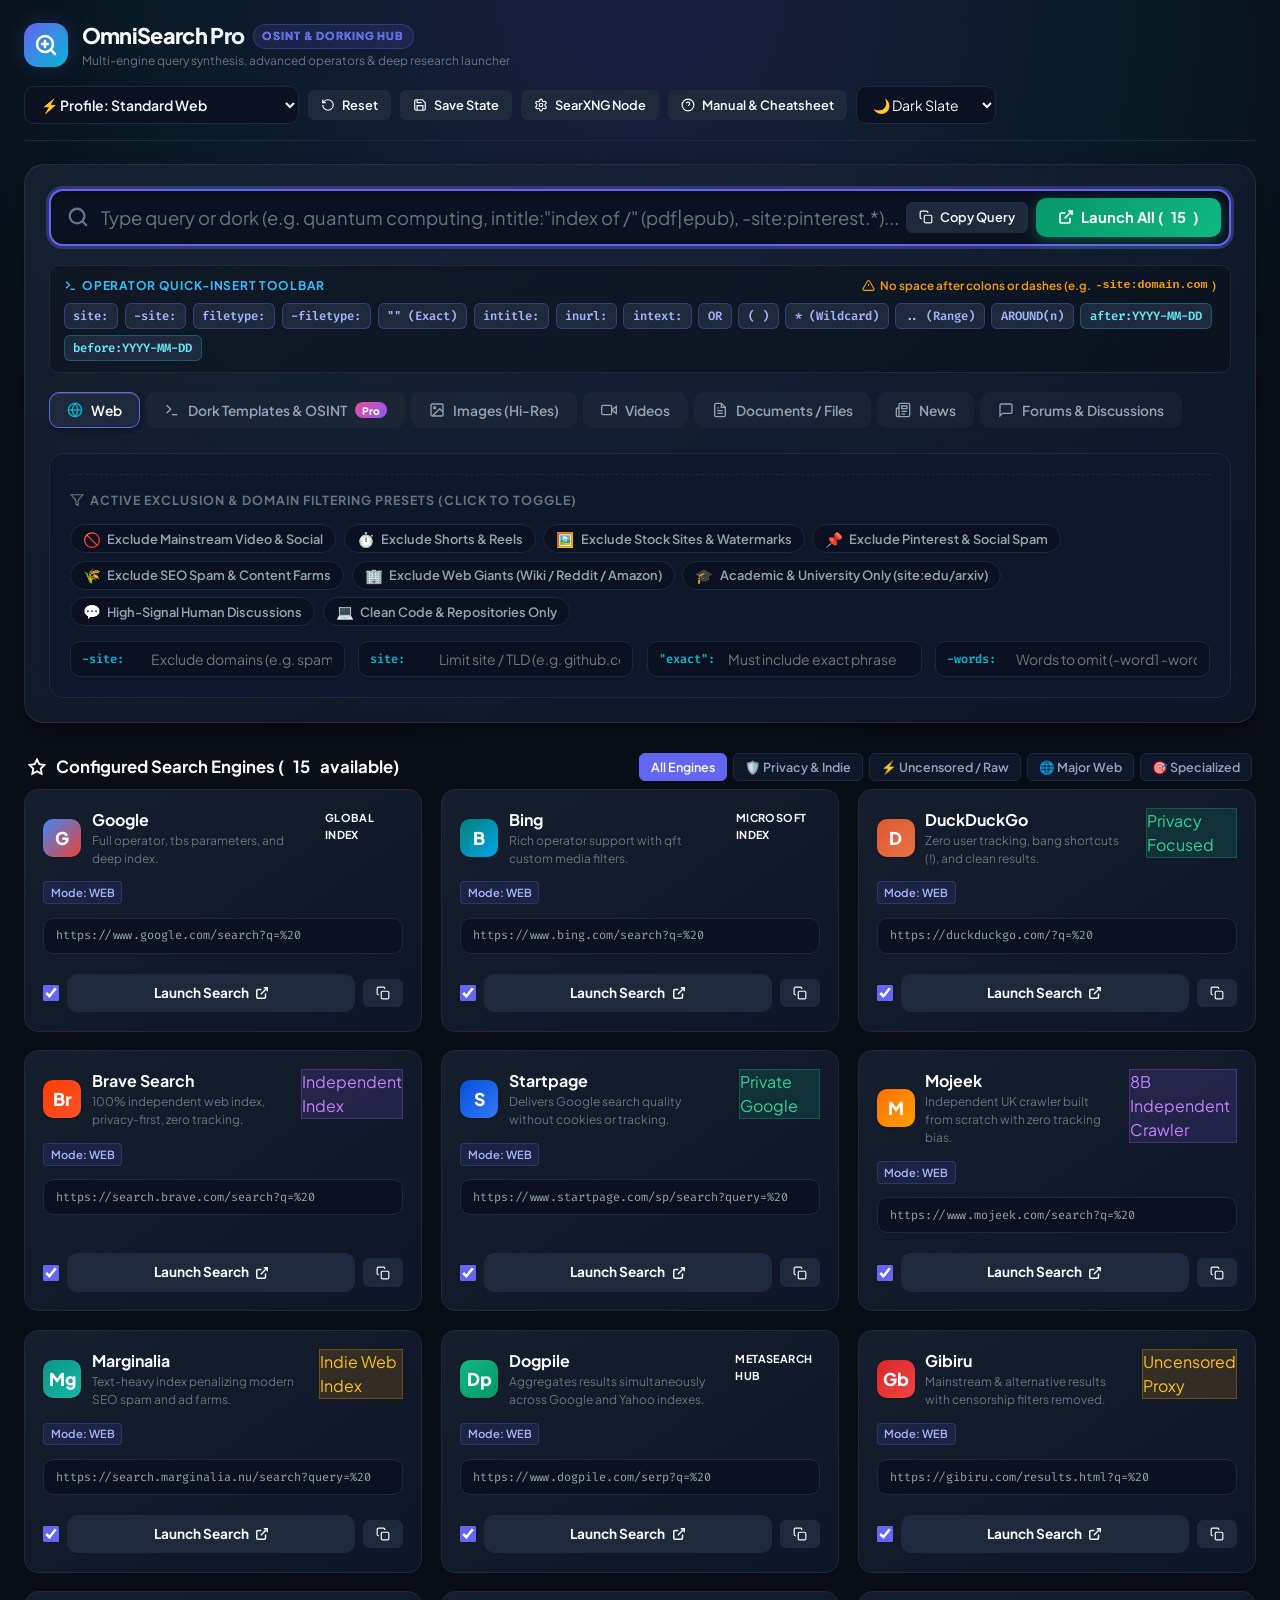
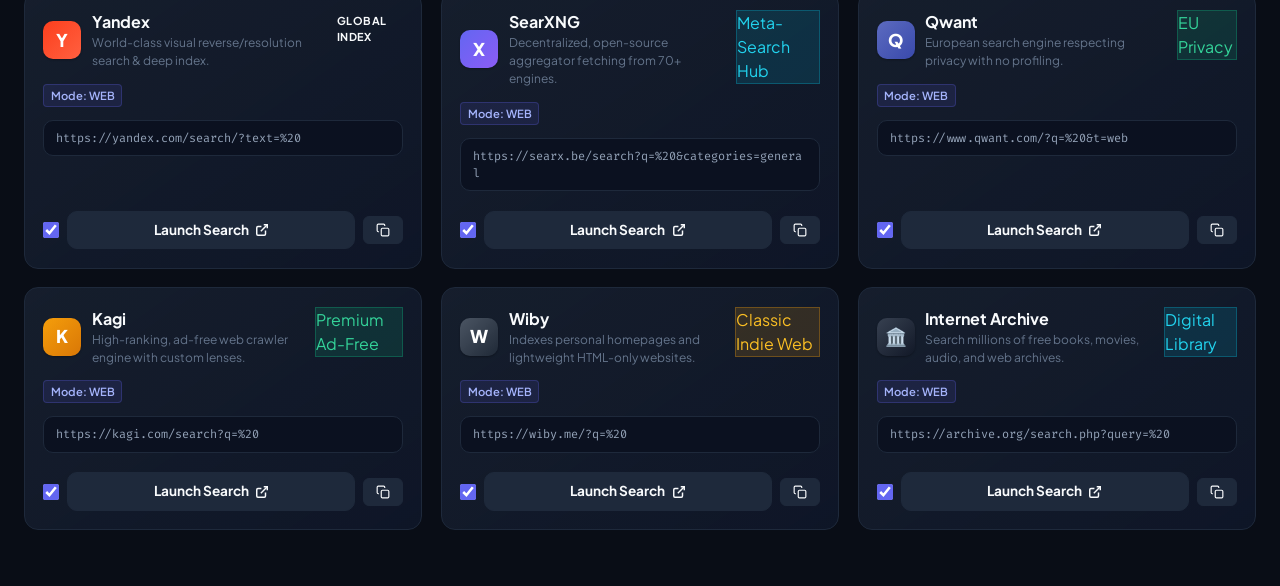
<file: apps/other/search_url_1.html>
<!DOCTYPE html>
<html lang="en" data-theme="dark">
<head>
  <meta charset="UTF-8" />
  <meta name="viewport" content="width=device-width, initial-scale=1.0" />
  <title>OmniSearch Pro | Multi-Engine Query Builder, OSINT & Advanced Dorking Station</title>
  <meta name="description" content="Professional OSINT research & dorking workstation, multi-engine query builder, exclusion presets, resolution filters, and uncensored/independent search launcher." />
  
  <!-- Google Fonts -->
  <link rel="preconnect" href="https://fonts.googleapis.com" />
  <link rel="preconnect" href="https://fonts.gstatic.com" crossorigin />
  <link href="https://fonts.googleapis.com/css2?family=Fira+Code:wght@400;500;600;700&family=Plus+Jakarta+Sans:wght@400;500;600;700;800&display=swap" rel="stylesheet" />

  <style>
    /* ==========================================================================
       1. CSS VARIABLES & THEMES
       ========================================================================== */
    :root {
      --font-main: 'Plus Jakarta Sans', -apple-system, BlinkMacSystemFont, 'Segoe UI', Roboto, sans-serif;
      --font-mono: 'Fira Code', ui-monospace, SFMono-Regular, Menlo, Monaco, Consolas, monospace;

      /* Dark Slate (Default) */
      --bg-base: #090d16;
      --bg-surface: #0f172a;
      --bg-surface-elevated: #1e293b;
      --bg-surface-glass: rgba(15, 23, 42, 0.8);
      --bg-input: #0b1120;
      --border-subtle: #1e293b;
      --border-focus: #6366f1;
      --border-glass: rgba(255, 255, 255, 0.08);

      --text-primary: #f8fafc;
      --text-secondary: #94a3b8;
      --text-muted: #64748b;
      --text-highlight: #38bdf8;

      --accent-primary: #6366f1;
      --accent-primary-hover: #4f46e5;
      --accent-primary-glow: rgba(99, 102, 241, 0.35);
      --accent-cyan: #06b6d4;
      --accent-emerald: #10b981;
      --accent-amber: #f59e0b;
      --accent-rose: #f43f5e;
      --accent-violet: #8b5cf6;

      --card-gradient: linear-gradient(145deg, rgba(30, 41, 59, 0.6) 0%, rgba(15, 23, 42, 0.85) 100%);
      --hero-gradient: radial-gradient(circle at 50% 0%, rgba(99, 102, 241, 0.18) 0%, rgba(6, 182, 212, 0.08) 45%, transparent 70%);

      --radius-sm: 6px;
      --radius-md: 10px;
      --radius-lg: 14px;
      --radius-xl: 20px;
      --radius-full: 9999px;

      --shadow-sm: 0 1px 2px 0 rgba(0, 0, 0, 0.3);
      --shadow-md: 0 4px 12px -2px rgba(0, 0, 0, 0.4);
      --shadow-lg: 0 10px 25px -5px rgba(0, 0, 0, 0.5);
      --shadow-glow: 0 0 25px -5px var(--accent-primary-glow);

      --transition-fast: 150ms cubic-bezier(0.4, 0, 0.2, 1);
      --transition-normal: 250ms cubic-bezier(0.4, 0, 0.2, 1);
    }

    [data-theme="midnight"] {
      --bg-base: #030712;
      --bg-surface: #0b0f19;
      --bg-surface-elevated: #111827;
      --bg-surface-glass: rgba(11, 15, 25, 0.85);
      --bg-input: #070a12;
      --border-subtle: #1f2937;
      --card-gradient: linear-gradient(145deg, rgba(17, 24, 39, 0.7) 0%, rgba(11, 15, 25, 0.9) 100%);
      --accent-primary: #3b82f6;
      --accent-primary-hover: #2563eb;
      --accent-primary-glow: rgba(59, 130, 246, 0.35);
    }

    [data-theme="cyberpunk"] {
      --bg-base: #080414;
      --bg-surface: #12092b;
      --bg-surface-elevated: #1e1045;
      --bg-surface-glass: rgba(18, 9, 43, 0.85);
      --bg-input: #0b051c;
      --border-subtle: #341a6e;
      --border-focus: #f43f5e;
      --text-highlight: #00ffcc;
      --accent-primary: #ec4899;
      --accent-primary-hover: #db2777;
      --accent-primary-glow: rgba(236, 72, 153, 0.4);
      --card-gradient: linear-gradient(145deg, rgba(30, 16, 69, 0.7) 0%, rgba(18, 9, 43, 0.9) 100%);
    }

    [data-theme="light"] {
      --bg-base: #f1f5f9;
      --bg-surface: #ffffff;
      --bg-surface-elevated: #f8fafc;
      --bg-surface-glass: rgba(255, 255, 255, 0.85);
      --bg-input: #f8fafc;
      --border-subtle: #cbd5e1;
      --border-focus: #4f46e5;
      --border-glass: rgba(0, 0, 0, 0.08);
      --text-primary: #0f172a;
      --text-secondary: #475569;
      --text-muted: #94a3b8;
      --text-highlight: #0284c7;
      --card-gradient: linear-gradient(145deg, #ffffff 0%, #f8fafc 100%);
      --hero-gradient: radial-gradient(circle at 50% 0%, rgba(99, 102, 241, 0.1) 0%, rgba(6, 182, 212, 0.05) 40%, transparent 70%);
      --shadow-sm: 0 1px 3px rgba(0, 0, 0, 0.06);
      --shadow-md: 0 4px 12px -2px rgba(0, 0, 0, 0.08);
      --shadow-lg: 0 10px 25px -5px rgba(0, 0, 0, 0.1);
    }

    /* ==========================================================================
       2. BASE STYLES & RESET
       ========================================================================== */
    *, *::before, *::after {
      box-sizing: border-box;
      margin: 0;
      padding: 0;
    }

    body {
      font-family: var(--font-main);
      background-color: var(--bg-base);
      color: var(--text-primary);
      line-height: 1.5;
      min-height: 100vh;
      display: flex;
      flex-direction: column;
      background-image: var(--hero-gradient);
      background-attachment: fixed;
      overflow-x: hidden;
    }

    a {
      color: inherit;
      text-decoration: none;
    }

    button, input, select, textarea {
      font-family: inherit;
      font-size: inherit;
      color: inherit;
      border: none;
      outline: none;
      background: none;
    }

    button {
      cursor: pointer;
      user-select: none;
    }

    /* Custom Scrollbar */
    ::-webkit-scrollbar {
      width: 7px;
      height: 7px;
    }
    ::-webkit-scrollbar-track {
      background: var(--bg-base);
    }
    ::-webkit-scrollbar-thumb {
      background: var(--border-subtle);
      border-radius: var(--radius-full);
    }
    ::-webkit-scrollbar-thumb:hover {
      background: var(--accent-primary);
    }

    /* ==========================================================================
       3. LAYOUT & CONTAINERS
       ========================================================================== */
    .app-container {
      max-width: 1420px;
      margin: 0 auto;
      padding: 1.25rem 1.5rem 3.5rem;
      width: 100%;
      display: flex;
      flex-direction: column;
      gap: 1.4rem;
    }

    /* Top Header */
    .header {
      display: flex;
      align-items: center;
      justify-content: space-between;
      flex-wrap: wrap;
      gap: 1rem;
      padding-bottom: 1rem;
      border-bottom: 1px solid var(--border-subtle);
    }

    .brand-group {
      display: flex;
      align-items: center;
      gap: 0.85rem;
    }

    .brand-logo {
      width: 44px;
      height: 44px;
      border-radius: var(--radius-lg);
      background: linear-gradient(135deg, var(--accent-primary) 0%, var(--accent-cyan) 100%);
      display: flex;
      align-items: center;
      justify-content: center;
      box-shadow: var(--shadow-glow);
      color: #fff;
      font-weight: 800;
      font-size: 1.35rem;
    }

    .brand-title {
      font-size: 1.35rem;
      font-weight: 800;
      letter-spacing: -0.03em;
      background: linear-gradient(90deg, var(--text-primary) 30%, var(--text-highlight) 100%);
      -webkit-background-clip: text;
      -webkit-text-fill-color: transparent;
      display: flex;
      align-items: center;
      gap: 0.5rem;
    }

    .brand-badge {
      font-size: 0.68rem;
      font-weight: 700;
      text-transform: uppercase;
      letter-spacing: 0.08em;
      padding: 0.2rem 0.55rem;
      border-radius: var(--radius-full);
      background: rgba(99, 102, 241, 0.15);
      color: var(--accent-primary);
      border: 1px solid rgba(99, 102, 241, 0.3);
      -webkit-text-fill-color: var(--accent-primary);
    }

    .header-actions {
      display: flex;
      align-items: center;
      gap: 0.55rem;
      flex-wrap: wrap;
    }

    /* Buttons */
    .btn {
      display: inline-flex;
      align-items: center;
      justify-content: center;
      gap: 0.45rem;
      padding: 0.55rem 1rem;
      border-radius: var(--radius-md);
      font-weight: 600;
      font-size: 0.875rem;
      transition: all var(--transition-fast);
      white-space: nowrap;
    }

    .btn-sm {
      padding: 0.38rem 0.75rem;
      font-size: 0.8rem;
      border-radius: var(--radius-sm);
    }

    .btn-primary {
      background: linear-gradient(135deg, var(--accent-primary) 0%, var(--accent-primary-hover) 100%);
      color: #ffffff;
      box-shadow: 0 4px 14px var(--accent-primary-glow);
    }
    .btn-primary:hover {
      transform: translateY(-1px);
      box-shadow: 0 6px 20px var(--accent-primary-glow);
      filter: brightness(1.1);
    }

    .btn-secondary {
      background: var(--bg-surface-elevated);
      color: var(--text-primary);
      border: 1px solid var(--border-subtle);
    }
    .btn-secondary:hover {
      background: var(--border-subtle);
      border-color: rgba(255, 255, 255, 0.15);
      color: #fff;
    }

    .btn-accent-glow {
      background: linear-gradient(135deg, #059669 0%, #10b981 100%);
      color: #fff;
      box-shadow: 0 4px 14px rgba(16, 185, 129, 0.35);
    }
    .btn-accent-glow:hover {
      transform: translateY(-1px);
      box-shadow: 0 6px 20px rgba(16, 185, 129, 0.45);
      filter: brightness(1.08);
    }

    .btn-icon-only {
      padding: 0.55rem;
      border-radius: var(--radius-md);
      background: var(--bg-surface-elevated);
      color: var(--text-secondary);
      border: 1px solid var(--border-subtle);
    }
    .btn-icon-only:hover {
      color: var(--text-primary);
      border-color: var(--text-muted);
    }

    /* ==========================================================================
       4. SEARCH HERO & INPUT SECTION
       ========================================================================== */
    .search-hero {
      display: flex;
      flex-direction: column;
      gap: 1.2rem;
      background: var(--card-gradient);
      border: 1px solid var(--border-glass);
      backdrop-filter: blur(16px);
      -webkit-backdrop-filter: blur(16px);
      border-radius: var(--radius-xl);
      padding: 1.5rem;
      box-shadow: var(--shadow-lg);
    }

    .search-input-wrapper {
      position: relative;
      display: flex;
      align-items: center;
      width: 100%;
      background: var(--bg-input);
      border: 2px solid var(--border-subtle);
      border-radius: var(--radius-lg);
      padding: 0.35rem 0.5rem 0.35rem 1rem;
      transition: all var(--transition-normal);
      box-shadow: inset 0 2px 6px rgba(0, 0, 0, 0.25);
    }

    .search-input-wrapper:focus-within {
      border-color: var(--accent-primary);
      box-shadow: 0 0 0 3px var(--accent-primary-glow), inset 0 2px 6px rgba(0, 0, 0, 0.2);
    }

    .search-icon-hero {
      color: var(--text-muted);
      margin-right: 0.75rem;
      flex-shrink: 0;
    }

    .main-search-input {
      width: 100%;
      font-size: 1.15rem;
      font-weight: 500;
      color: var(--text-primary);
      padding: 0.6rem 0;
    }
    .main-search-input::placeholder {
      color: var(--text-muted);
      font-weight: 400;
    }

    .search-actions-bar {
      display: flex;
      align-items: center;
      gap: 0.5rem;
      flex-shrink: 0;
    }

    .clear-btn {
      color: var(--text-muted);
      padding: 0.4rem;
      border-radius: var(--radius-sm);
      display: none;
    }
    .clear-btn:hover {
      color: var(--accent-rose);
    }

    .search-launch-btn {
      padding: 0.65rem 1.35rem;
      font-size: 0.92rem;
      font-weight: 700;
      border-radius: var(--radius-md);
    }

    .shortcut-badge {
      font-size: 0.7rem;
      font-family: var(--font-mono);
      background: rgba(255, 255, 255, 0.08);
      border: 1px solid rgba(255, 255, 255, 0.12);
      border-radius: 4px;
      padding: 0.15rem 0.35rem;
      color: var(--text-muted);
      margin-left: 0.25rem;
    }

    /* ==========================================================================
       5. OPERATOR QUICK-INSERT TOOLBAR
       ========================================================================== */
    .operator-toolbar-wrapper {
      display: flex;
      flex-direction: column;
      gap: 0.5rem;
      background: rgba(0, 0, 0, 0.25);
      border: 1px solid var(--border-subtle);
      border-radius: var(--radius-md);
      padding: 0.65rem 0.85rem;
    }

    .operator-toolbar-header {
      display: flex;
      align-items: center;
      justify-content: space-between;
      flex-wrap: wrap;
      gap: 0.5rem;
      font-size: 0.75rem;
    }

    .op-header-title {
      font-weight: 700;
      color: var(--text-highlight);
      text-transform: uppercase;
      letter-spacing: 0.06em;
      display: flex;
      align-items: center;
      gap: 0.35rem;
    }

    .no-space-warning {
      color: var(--accent-amber);
      font-size: 0.73rem;
      font-weight: 600;
      display: flex;
      align-items: center;
      gap: 0.3rem;
    }

    .operator-chips-bar {
      display: flex;
      align-items: center;
      gap: 0.4rem;
      flex-wrap: wrap;
    }

    .op-chip {
      font-family: var(--font-mono);
      font-size: 0.76rem;
      font-weight: 600;
      padding: 0.25rem 0.55rem;
      border-radius: var(--radius-sm);
      background: var(--bg-surface-elevated);
      color: var(--text-primary);
      border: 1px solid var(--border-subtle);
      transition: all var(--transition-fast);
      display: inline-flex;
      align-items: center;
      gap: 0.25rem;
    }
    .op-chip:hover {
      background: var(--accent-primary);
      color: #ffffff;
      border-color: var(--accent-primary);
      transform: translateY(-1px);
    }
    .op-chip-accent {
      border-color: rgba(99, 102, 241, 0.35);
      color: #a5b4fc;
    }
    .op-chip-date {
      border-color: rgba(6, 182, 212, 0.35);
      color: #67e8f9;
    }

    /* ==========================================================================
       6. SEARCH TYPE TABS & DORKING WORKSTATION NAV
       ========================================================================== */
    .search-types-nav {
      display: flex;
      align-items: center;
      gap: 0.4rem;
      overflow-x: auto;
      padding-bottom: 0.35rem;
      scrollbar-width: none;
    }
    .search-types-nav::-webkit-scrollbar {
      display: none;
    }

    .type-tab-btn {
      display: inline-flex;
      align-items: center;
      gap: 0.5rem;
      padding: 0.55rem 1.05rem;
      border-radius: var(--radius-md);
      font-size: 0.86rem;
      font-weight: 600;
      color: var(--text-secondary);
      background: rgba(255, 255, 255, 0.03);
      border: 1px solid transparent;
      transition: all var(--transition-fast);
      white-space: nowrap;
    }

    .type-tab-btn:hover {
      color: var(--text-primary);
      background: rgba(255, 255, 255, 0.06);
    }

    .type-tab-btn.active {
      color: #ffffff;
      background: var(--bg-surface-elevated);
      border-color: var(--border-focus);
      box-shadow: 0 2px 10px rgba(0, 0, 0, 0.25), inset 0 1px 0 rgba(255, 255, 255, 0.15);
    }

    .type-tab-btn.active svg {
      color: var(--accent-cyan);
    }

    .tab-badge-dork {
      background: linear-gradient(135deg, #ec4899 0%, #8b5cf6 100%);
      color: #fff;
      font-size: 0.65rem;
      padding: 0.1rem 0.45rem;
      border-radius: var(--radius-full);
      font-weight: 800;
    }

    /* ==========================================================================
       7. DYNAMIC FILTERS & OSINT DORK TEMPLATES PANEL
       ========================================================================== */
    .filters-container {
      background: var(--bg-surface);
      border: 1px solid var(--border-subtle);
      border-radius: var(--radius-lg);
      padding: 1.25rem;
      display: flex;
      flex-direction: column;
      gap: 1.25rem;
    }

    .filter-panel {
      display: none;
      flex-direction: column;
      gap: 1rem;
      animation: fadeIn 200ms ease-out forwards;
    }
    .filter-panel.active {
      display: flex;
    }

    @keyframes fadeIn {
      from { opacity: 0; transform: translateY(4px); }
      to { opacity: 1; transform: translateY(0); }
    }

    .filter-section-title {
      font-size: 0.78rem;
      text-transform: uppercase;
      letter-spacing: 0.08em;
      font-weight: 700;
      color: var(--text-muted);
      display: flex;
      align-items: center;
      justify-content: space-between;
      gap: 0.4rem;
    }

    .filter-grid {
      display: grid;
      grid-template-columns: repeat(auto-fit, minmax(200px, 1fr));
      gap: 1rem;
    }

    .filter-group {
      display: flex;
      flex-direction: column;
      gap: 0.4rem;
    }

    .filter-label {
      font-size: 0.8rem;
      font-weight: 600;
      color: var(--text-secondary);
      display: flex;
      justify-content: space-between;
      align-items: center;
    }

    .custom-select, .custom-input {
      background: var(--bg-input);
      border: 1px solid var(--border-subtle);
      border-radius: var(--radius-md);
      padding: 0.5rem 0.75rem;
      color: var(--text-primary);
      font-size: 0.875rem;
      transition: all var(--transition-fast);
      width: 100%;
    }
    .custom-select:focus, .custom-input:focus {
      border-color: var(--accent-primary);
      box-shadow: 0 0 0 2px var(--accent-primary-glow);
    }
    .custom-select option {
      background: var(--bg-surface-elevated);
      color: var(--text-primary);
    }

    /* Chip Multi-selects & Preset Toggles */
    .chips-group {
      display: flex;
      flex-wrap: wrap;
      gap: 0.45rem;
    }

    .chip-toggle {
      display: inline-flex;
      align-items: center;
      gap: 0.4rem;
      padding: 0.35rem 0.75rem;
      border-radius: var(--radius-full);
      font-size: 0.8rem;
      font-weight: 600;
      background: var(--bg-input);
      border: 1px solid var(--border-subtle);
      color: var(--text-secondary);
      transition: all var(--transition-fast);
      cursor: pointer;
    }
    .chip-toggle:hover {
      border-color: var(--accent-primary);
      color: var(--text-primary);
    }
    .chip-toggle.active {
      background: rgba(99, 102, 241, 0.15);
      border-color: var(--accent-primary);
      color: #fff;
    }
    .chip-toggle.active-exclude {
      background: rgba(244, 63, 94, 0.15);
      border-color: var(--accent-rose);
      color: #ff99aa;
    }
    .chip-toggle.active-include {
      background: rgba(16, 185, 129, 0.15);
      border-color: var(--accent-emerald);
      color: #6ee7b7;
    }

    .chip-icon {
      font-size: 0.9rem;
      line-height: 1;
    }

    /* Color Swatches for Image Search */
    .color-swatches-grid {
      display: flex;
      align-items: center;
      gap: 0.4rem;
      flex-wrap: wrap;
    }

    .color-swatch-btn {
      width: 24px;
      height: 24px;
      border-radius: var(--radius-full);
      border: 2px solid transparent;
      transition: transform var(--transition-fast);
      position: relative;
    }
    .color-swatch-btn:hover {
      transform: scale(1.18);
    }
    .color-swatch-btn.active {
      border-color: #ffffff;
      box-shadow: 0 0 0 2px var(--accent-primary);
      transform: scale(1.15);
    }

    /* ==========================================================================
       8. DORK TEMPLATES BROWSER MODULE
       ========================================================================== */
    .dork-module-container {
      display: flex;
      flex-direction: column;
      gap: 1rem;
      background: rgba(0, 0, 0, 0.2);
      border: 1px solid var(--border-subtle);
      border-radius: var(--radius-lg);
      padding: 1.25rem;
    }

    .dork-categories-nav {
      display: flex;
      align-items: center;
      gap: 0.4rem;
      overflow-x: auto;
      padding-bottom: 0.35rem;
    }

    .dork-cat-btn {
      padding: 0.4rem 0.8rem;
      border-radius: var(--radius-sm);
      font-size: 0.8rem;
      font-weight: 600;
      color: var(--text-secondary);
      background: var(--bg-surface-elevated);
      border: 1px solid var(--border-subtle);
      white-space: nowrap;
      transition: all var(--transition-fast);
    }
    .dork-cat-btn:hover {
      color: var(--text-primary);
      border-color: var(--text-muted);
    }
    .dork-cat-btn.active {
      background: linear-gradient(135deg, var(--accent-primary) 0%, var(--accent-violet) 100%);
      color: #ffffff;
      border-color: transparent;
      box-shadow: 0 2px 8px var(--accent-primary-glow);
    }

    .dork-cards-grid {
      display: grid;
      grid-template-columns: repeat(auto-fit, minmax(320px, 1fr));
      gap: 0.9rem;
      max-height: 480px;
      overflow-y: auto;
      padding-right: 0.35rem;
    }

    .dork-card {
      background: var(--bg-surface-elevated);
      border: 1px solid var(--border-subtle);
      border-radius: var(--radius-md);
      padding: 0.9rem;
      display: flex;
      flex-direction: column;
      gap: 0.55rem;
      transition: all var(--transition-fast);
    }
    .dork-card:hover {
      border-color: var(--accent-cyan);
      transform: translateY(-1px);
    }

    .dork-card-header {
      display: flex;
      align-items: flex-start;
      justify-content: space-between;
      gap: 0.5rem;
    }

    .dork-card-title {
      font-size: 0.88rem;
      font-weight: 700;
      color: var(--text-primary);
      display: flex;
      align-items: center;
      gap: 0.35rem;
    }

    .dork-card-desc {
      font-size: 0.76rem;
      color: var(--text-muted);
      line-height: 1.35;
    }

    .dork-code-box {
      font-family: var(--font-mono);
      font-size: 0.74rem;
      background: var(--bg-input);
      border: 1px solid var(--border-subtle);
      border-radius: var(--radius-sm);
      padding: 0.5rem 0.65rem;
      color: #38bdf8;
      word-break: break-all;
      line-height: 1.4;
      max-height: 60px;
      overflow-y: auto;
    }

    .dork-card-actions {
      display: flex;
      align-items: center;
      gap: 0.45rem;
      margin-top: auto;
    }

    .dork-apply-btn {
      flex: 1;
      padding: 0.38rem 0.75rem;
      font-size: 0.78rem;
      font-weight: 700;
      border-radius: var(--radius-sm);
      background: var(--bg-input);
      border: 1px solid var(--accent-primary);
      color: #a5b4fc;
      display: flex;
      align-items: center;
      justify-content: center;
      gap: 0.35rem;
    }
    .dork-apply-btn:hover {
      background: var(--accent-primary);
      color: #ffffff;
    }

    /* Advanced Custom Inputs Grid */
    .presets-and-operators {
      display: flex;
      flex-direction: column;
      gap: 0.9rem;
      border-top: 1px dashed var(--border-subtle);
      padding-top: 1rem;
    }

    .advanced-inputs-grid {
      display: grid;
      grid-template-columns: repeat(auto-fit, minmax(260px, 1fr));
      gap: 0.85rem;
    }

    .input-with-tag {
      position: relative;
      display: flex;
      align-items: center;
    }

    .input-tag {
      position: absolute;
      left: 0.75rem;
      font-size: 0.75rem;
      font-family: var(--font-mono);
      font-weight: 600;
      color: var(--accent-cyan);
      pointer-events: none;
      user-select: none;
    }

    .input-with-tag input {
      padding-left: 5rem;
    }

    /* ==========================================================================
       9. ENGINES HUB & RESULTS ACTION BAR
       ========================================================================== */
    .results-header-bar {
      display: flex;
      align-items: center;
      justify-content: space-between;
      flex-wrap: wrap;
      gap: 1rem;
      padding: 0.5rem 0.25rem;
    }

    .results-count-title {
      font-size: 1.05rem;
      font-weight: 700;
      display: flex;
      align-items: center;
      gap: 0.6rem;
    }

    .category-filter-chips {
      display: flex;
      align-items: center;
      gap: 0.35rem;
      overflow-x: auto;
    }

    .cat-chip {
      font-size: 0.78rem;
      padding: 0.3rem 0.7rem;
      border-radius: var(--radius-sm);
      background: var(--bg-surface);
      color: var(--text-secondary);
      border: 1px solid var(--border-subtle);
      font-weight: 600;
    }
    .cat-chip:hover {
      color: var(--text-primary);
    }
    .cat-chip.active {
      background: var(--accent-primary);
      color: #fff;
      border-color: var(--accent-primary);
    }

    /* Engines Grid */
    .engines-grid {
      display: grid;
      grid-template-columns: repeat(auto-fill, minmax(320px, 1fr));
      gap: 1.15rem;
    }

    /* Engine Card */
    .engine-card {
      background: var(--card-gradient);
      border: 1px solid var(--border-subtle);
      border-radius: var(--radius-lg);
      padding: 1.15rem;
      display: flex;
      flex-direction: column;
      gap: 0.85rem;
      transition: all var(--transition-fast);
      position: relative;
      overflow: hidden;
    }

    .engine-card:hover {
      border-color: rgba(99, 102, 241, 0.4);
      transform: translateY(-2px);
      box-shadow: var(--shadow-md);
    }

    .engine-card-header {
      display: flex;
      align-items: flex-start;
      justify-content: space-between;
      gap: 0.75rem;
    }

    .engine-identity {
      display: flex;
      align-items: center;
      gap: 0.65rem;
    }

    .engine-avatar {
      width: 38px;
      height: 38px;
      border-radius: var(--radius-md);
      display: flex;
      align-items: center;
      justify-content: center;
      font-weight: 800;
      font-size: 1.1rem;
      color: #fff;
      flex-shrink: 0;
      box-shadow: var(--shadow-sm);
    }

    .engine-info {
      display: flex;
      flex-direction: column;
    }

    .engine-name {
      font-size: 1rem;
      font-weight: 700;
      color: var(--text-primary);
      display: flex;
      align-items: center;
      gap: 0.4rem;
    }

    .engine-desc {
      font-size: 0.75rem;
      color: var(--text-muted);
    }

    .engine-badges {
      display: flex;
      align-items: center;
      gap: 0.35rem;
      flex-wrap: wrap;
    }

    .badge-tag {
      font-size: 0.68rem;
      font-weight: 700;
      padding: 0.15rem 0.45rem;
      border-radius: var(--radius-sm);
      text-transform: uppercase;
      letter-spacing: 0.04em;
    }
    .badge-privacy {
      background: rgba(16, 185, 129, 0.15);
      color: #34d399;
      border: 1px solid rgba(16, 185, 129, 0.3);
    }
    .badge-uncensored {
      background: rgba(245, 158, 11, 0.15);
      color: #fbbf24;
      border: 1px solid rgba(245, 158, 11, 0.3);
    }
    .badge-crawler {
      background: rgba(139, 92, 246, 0.15);
      color: #c084fc;
      border: 1px solid rgba(139, 92, 246, 0.3);
    }
    .badge-custom {
      background: rgba(6, 182, 212, 0.15);
      color: #22d3ee;
      border: 1px solid rgba(6, 182, 212, 0.3);
    }

    /* Engine Card Query preview & URL */
    .engine-url-box {
      background: var(--bg-input);
      border: 1px solid var(--border-subtle);
      border-radius: var(--radius-md);
      padding: 0.55rem 0.75rem;
      font-family: var(--font-mono);
      font-size: 0.74rem;
      color: var(--text-secondary);
      word-break: break-all;
      line-height: 1.4;
      max-height: 62px;
      overflow-y: auto;
      position: relative;
    }

    .engine-feature-pills {
      display: flex;
      flex-wrap: wrap;
      gap: 0.3rem;
    }

    .feature-pill {
      font-size: 0.7rem;
      font-weight: 600;
      padding: 0.12rem 0.4rem;
      border-radius: 4px;
      background: rgba(255, 255, 255, 0.04);
      color: var(--text-muted);
      border: 1px solid rgba(255, 255, 255, 0.06);
    }
    .feature-pill.active-pill {
      background: rgba(99, 102, 241, 0.12);
      color: #a5b4fc;
      border-color: rgba(99, 102, 241, 0.25);
    }

    .engine-card-footer {
      display: flex;
      align-items: center;
      gap: 0.5rem;
      margin-top: auto;
      padding-top: 0.4rem;
    }

    .launch-btn-link {
      flex: 1;
      padding: 0.5rem 0.85rem;
      font-size: 0.85rem;
      font-weight: 700;
      border-radius: var(--radius-md);
      background: var(--bg-surface-elevated);
      border: 1px solid var(--border-subtle);
      color: var(--text-primary);
      display: flex;
      align-items: center;
      justify-content: center;
      gap: 0.4rem;
      transition: all var(--transition-fast);
    }
    .launch-btn-link:hover {
      background: var(--accent-primary);
      color: #ffffff;
      border-color: var(--accent-primary);
      box-shadow: 0 4px 12px var(--accent-primary-glow);
    }

    /* ==========================================================================
       10. MODAL & USER MANUAL STYLES
       ========================================================================== */
    .modal-overlay {
      position: fixed;
      top: 0;
      left: 0;
      right: 0;
      bottom: 0;
      background: rgba(0, 0, 0, 0.78);
      backdrop-filter: blur(8px);
      -webkit-backdrop-filter: blur(8px);
      z-index: 1000;
      display: none;
      align-items: center;
      justify-content: center;
      padding: 1.5rem;
    }
    .modal-overlay.active {
      display: flex;
      animation: fadeIn 200ms ease-out;
    }

    .modal-card {
      background: var(--bg-surface);
      border: 1px solid var(--border-glass);
      border-radius: var(--radius-xl);
      max-width: 960px;
      width: 100%;
      max-height: 88vh;
      display: flex;
      flex-direction: column;
      box-shadow: 0 25px 50px -12px rgba(0, 0, 0, 0.7);
      overflow: hidden;
    }

    .modal-header {
      padding: 1.25rem 1.5rem;
      display: flex;
      align-items: center;
      justify-content: space-between;
      border-bottom: 1px solid var(--border-subtle);
      background: var(--bg-surface-elevated);
    }

    .modal-title {
      font-size: 1.2rem;
      font-weight: 800;
      display: flex;
      align-items: center;
      gap: 0.5rem;
    }

    .modal-body {
      padding: 1.5rem;
      overflow-y: auto;
      display: flex;
      flex-direction: column;
      gap: 1.5rem;
      line-height: 1.6;
    }

    .manual-section {
      display: flex;
      flex-direction: column;
      gap: 0.6rem;
    }

    .manual-heading {
      font-size: 1.05rem;
      font-weight: 700;
      color: var(--text-highlight);
      display: flex;
      align-items: center;
      gap: 0.4rem;
    }

    .syntax-table {
      width: 100%;
      border-collapse: collapse;
      font-size: 0.84rem;
      margin-top: 0.5rem;
    }
    .syntax-table th, .syntax-table td {
      border: 1px solid var(--border-subtle);
      padding: 0.55rem 0.75rem;
      text-align: left;
    }
    .syntax-table th {
      background: var(--bg-surface-elevated);
      color: var(--text-primary);
      font-weight: 700;
    }
    .syntax-table td code {
      font-family: var(--font-mono);
      background: var(--bg-input);
      color: var(--accent-cyan);
      padding: 0.15rem 0.4rem;
      border-radius: 4px;
      font-size: 0.8rem;
    }

    .code-block {
      background: var(--bg-input);
      border: 1px solid var(--border-subtle);
      border-radius: var(--radius-md);
      padding: 1rem;
      font-family: var(--font-mono);
      font-size: 0.82rem;
      color: #e2e8f0;
      overflow-x: auto;
      line-height: 1.5;
    }

    /* Toast Notification */
    .toast-container {
      position: fixed;
      bottom: 1.5rem;
      right: 1.5rem;
      display: flex;
      flex-direction: column;
      gap: 0.5rem;
      z-index: 2000;
    }

    .toast {
      background: var(--bg-surface-elevated);
      border: 1px solid var(--accent-primary);
      color: #fff;
      padding: 0.75rem 1.25rem;
      border-radius: var(--radius-md);
      font-size: 0.875rem;
      font-weight: 600;
      box-shadow: var(--shadow-lg);
      display: flex;
      align-items: center;
      gap: 0.5rem;
      animation: slideUp 250ms cubic-bezier(0.4, 0, 0.2, 1);
    }
    @keyframes slideUp {
      from { transform: translateY(100%); opacity: 0; }
      to { transform: translateY(0); opacity: 1; }
    }

    /* Responsive adjustments */
    @media (max-width: 768px) {
      .app-container {
        padding: 0.85rem;
      }
      .brand-title {
        font-size: 1.15rem;
      }
      .engines-grid {
        grid-template-columns: 1fr;
      }
      .search-hero {
        padding: 1rem;
      }
      .main-search-input {
        font-size: 1rem;
      }
      .dork-cards-grid {
        grid-template-columns: 1fr;
      }
    }
  </style>
</head>
<body>

  <div class="app-container">
    
    <!-- ====================================================================
         HEADER & TOP NAVIGATION
         ==================================================================== -->
    <header class="header">
      <div class="brand-group">
        <div class="brand-logo">
          <svg width="24" height="24" viewBox="0 0 24 24" fill="none" stroke="currentColor" stroke-width="2.5" stroke-linecap="round" stroke-linejoin="round">
            <circle cx="11" cy="11" r="8"></circle>
            <path d="m21 21-4.3-4.3"></path>
            <path d="M11 8v6"></path>
            <path d="M8 11h6"></path>
          </svg>
        </div>
        <div>
          <div class="brand-title">
            OmniSearch Pro
            <span class="brand-badge">OSINT &amp; Dorking Hub</span>
          </div>
          <p style="font-size: 0.75rem; color: var(--text-muted);">Multi-engine query synthesis, advanced operators &amp; deep research launcher</p>
        </div>
      </div>

      <div class="header-actions">
        <!-- Preset Profiles Dropdown -->
        <select id="profileSelector" class="custom-select btn-sm" style="width: auto; font-weight: 600;" title="Load Filter Profile">
          <option value="default">⚡ Profile: Standard Web</option>
          <option value="osint_dork">🕵️ Profile: OSINT &amp; Cloud Dorks</option>
          <option value="deep_image">🖼️ Profile: 8MP+ Clean Images</option>
          <option value="indie_video">🎥 Profile: Uncensored Indie Video</option>
          <option value="doc_hunt">📄 Profile: Documents &amp; Papers</option>
          <option value="dev_dork">💻 Profile: Clean Dev &amp; Forums</option>
        </select>

        <!-- Reset Filters Button -->
        <button id="resetAllBtn" class="btn btn-secondary btn-sm" title="Reset all filters, presets, and query">
          <svg width="14" height="14" viewBox="0 0 24 24" fill="none" stroke="currentColor" stroke-width="2"><path d="M3 12a9 9 0 1 0 9-9 9.75 9.75 0 0 0-6.74 2.74L3 8"></path><path d="M3 3v5h5"></path></svg>
          Reset
        </button>

        <!-- Save Profile Button -->
        <button id="saveConfigBtn" class="btn btn-secondary btn-sm" title="Save current state to browser storage">
          <svg width="14" height="14" viewBox="0 0 24 24" fill="none" stroke="currentColor" stroke-width="2"><path d="M19 21H5a2 2 0 0 1-2-2V5a2 2 0 0 1 2-2h11l5 5v11a2 2 0 0 1-2 2z"></path><polyline points="17 21 17 13 7 13 7 21"></polyline><polyline points="7 3 7 8 15 8"></polyline></svg>
          Save State
        </button>

        <!-- SearXNG Instance Config -->
        <button id="searxngConfigBtn" class="btn btn-secondary btn-sm" title="Configure custom SearXNG instance URL">
          <svg width="14" height="14" viewBox="0 0 24 24" fill="none" stroke="currentColor" stroke-width="2"><path d="M12.22 2h-.44a2 2 0 0 0-2 2v.18a2 2 0 0 1-1 1.73l-.43.25a2 2 0 0 1-2 0l-.15-.08a2 2 0 0 0-2.73.73l-.22.38a2 2 0 0 0 .73 2.73l.15.1a2 2 0 0 1 1 1.72v.51a2 2 0 0 1-1 1.74l-.15.09a2 2 0 0 0-.73 2.73l.22.38a2 2 0 0 0 2.73.73l.15-.08a2 2 0 0 1 2 0l.43.25a2 2 0 0 1 1 1.73V20a2 2 0 0 0 2 2h.44a2 2 0 0 0 2-2v-.18a2 2 0 0 1 1-1.73l.43-.25a2 2 0 0 1 2 0l.15.08a2 2 0 0 0 2.73-.73l.22-.39a2 2 0 0 0-.73-2.73l-.15-.08a2 2 0 0 1-1-1.74v-.5a2 2 0 0 1 1-1.74l.15-.09a2 2 0 0 0 .73-2.73l-.22-.38a2 2 0 0 0-2.73-.73l-.15.08a2 2 0 0 1-2 0l-.43-.25a2 2 0 0 1-1-1.73V4a2 2 0 0 0-2-2z"></path><circle cx="12" cy="12" r="3"></circle></svg>
          SearXNG Node
        </button>

        <!-- User Manual Button -->
        <button id="openManualBtn" class="btn btn-secondary btn-sm" title="Open Cheatsheet &amp; Operator Manual">
          <svg width="14" height="14" viewBox="0 0 24 24" fill="none" stroke="currentColor" stroke-width="2"><circle cx="12" cy="12" r="10"></circle><path d="M9.09 9a3 3 0 0 1 5.83 1c0 2-3 3-3 3"></path><line x1="12" y1="17" x2="12.01" y2="17"></line></svg>
          Manual &amp; Cheatsheet
        </button>

        <!-- Theme Selector -->
        <select id="themeSelector" class="custom-select btn-sm" style="width: auto;" title="Switch Theme">
          <option value="dark">🌙 Dark Slate</option>
          <option value="midnight">🌌 Midnight</option>
          <option value="cyberpunk">⚡ Cyberpunk</option>
          <option value="light">☀️ Crisp Light</option>
        </select>
      </div>
    </header>

    <!-- ====================================================================
         SEARCH HERO & MASTER INPUT
         ==================================================================== -->
    <section class="search-hero">
      
      <!-- Main Search Input Bar -->
      <div class="search-input-wrapper">
        <svg class="search-icon-hero" width="22" height="22" viewBox="0 0 24 24" fill="none" stroke="currentColor" stroke-width="2.5" stroke-linecap="round" stroke-linejoin="round">
          <circle cx="11" cy="11" r="8"></circle>
          <path d="m21 21-4.3-4.3"></path>
        </svg>

        <input 
          type="text" 
          id="mainSearchInput" 
          class="main-search-input" 
          placeholder="Type query or dork (e.g. quantum computing, intitle:&quot;index of /&quot; (pdf|epub), -site:pinterest.*)..." 
          autocomplete="off"
          spellcheck="false"
          autofocus
        />

        <div class="search-actions-bar">
          <button id="clearInputBtn" class="clear-btn" title="Clear input (Esc)">
            <svg width="18" height="18" viewBox="0 0 24 24" fill="none" stroke="currentColor" stroke-width="2"><line x1="18" y1="6" x2="6" y2="18"></line><line x1="6" y1="6" x2="18" y2="18"></line></svg>
          </button>
          
          <button id="copyMasterQueryBtn" class="btn btn-secondary btn-sm" title="Copy combined query string with all operators">
            <svg width="14" height="14" viewBox="0 0 24 24" fill="none" stroke="currentColor" stroke-width="2"><rect x="9" y="9" width="13" height="13" rx="2" ry="2"></rect><path d="M5 15H4a2 2 0 0 1-2-2V4a2 2 0 0 1 2-2h9a2 2 0 0 1 2 2v1"></path></svg>
            Copy Query
          </button>

          <button id="openAllEnginesBtn" class="btn btn-accent-glow btn-sm search-launch-btn" title="Open active engines in new tabs (Ctrl+Enter)">
            <svg width="16" height="16" viewBox="0 0 24 24" fill="none" stroke="currentColor" stroke-width="2.5"><path d="M18 13v6a2 2 0 0 1-2 2H5a2 2 0 0 1-2-2V8a2 2 0 0 1 2-2h6"></path><polyline points="15 3 21 3 21 9"></polyline><line x1="10" y1="14" x2="21" y2="3"></line></svg>
            Launch All (<span id="activeEnginesCountBadge">0</span>)
          </button>
        </div>
      </div>

      <!-- ==================================================================
           OPERATOR QUICK-INSERT TOOLBAR
           ================================================================== -->
      <div class="operator-toolbar-wrapper">
        <div class="operator-toolbar-header">
          <span class="op-header-title">
            <svg width="13" height="13" viewBox="0 0 24 24" fill="none" stroke="currentColor" stroke-width="2.5"><polyline points="4 17 10 11 4 5"></polyline><line x1="12" y1="19" x2="20" y2="19"></line></svg>
            Operator Quick-Insert Toolbar
          </span>
          <span class="no-space-warning">
            <svg width="13" height="13" viewBox="0 0 24 24" fill="none" stroke="currentColor" stroke-width="2"><path d="M10.29 3.86L1.82 18a2 2 0 0 0 1.71 3h16.94a2 2 0 0 0 1.71-3L13.71 3.86a2 2 0 0 0-3.42 0z"></path><line x1="12" y1="9" x2="12" y2="13"></line><line x1="12" y1="17" x2="12.01" y2="17"></line></svg>
            No space after colons or dashes (e.g. <code>-site:domain.com</code>)
          </span>
        </div>

        <div class="operator-chips-bar" id="operatorChipsBar">
          <!-- Populated dynamically via JS -->
        </div>
      </div>

      <!-- Search Type Tabs -->
      <nav class="search-types-nav" id="searchTypesNav">
        <button class="type-tab-btn active" data-type="web">
          <svg width="16" height="16" viewBox="0 0 24 24" fill="none" stroke="currentColor" stroke-width="2"><circle cx="12" cy="12" r="10"></circle><line x1="2" y1="12" x2="22" y2="12"></line><path d="M12 2a15.3 15.3 0 0 1 4 10 15.3 15.3 0 0 1-4 10 15.3 15.3 0 0 1-4-10 15.3 15.3 0 0 1 4-10z"></path></svg>
          Web
        </button>

        <button class="type-tab-btn" data-type="dorks">
          <svg width="16" height="16" viewBox="0 0 24 24" fill="none" stroke="currentColor" stroke-width="2"><polyline points="4 17 10 11 4 5"></polyline><line x1="12" y1="19" x2="20" y2="19"></line></svg>
          Dork Templates &amp; OSINT
          <span class="tab-badge-dork">Pro</span>
        </button>

        <button class="type-tab-btn" data-type="images">
          <svg width="16" height="16" viewBox="0 0 24 24" fill="none" stroke="currentColor" stroke-width="2"><rect x="3" y="3" width="18" height="18" rx="2" ry="2"></rect><circle cx="8.5" cy="8.5" r="1.5"></circle><polyline points="21 15 16 10 5 21"></polyline></svg>
          Images (Hi-Res)
        </button>

        <button class="type-tab-btn" data-type="videos">
          <svg width="16" height="16" viewBox="0 0 24 24" fill="none" stroke="currentColor" stroke-width="2"><polygon points="23 7 16 12 23 17 23 7"></polygon><rect x="1" y="5" width="15" height="14" rx="2" ry="2"></rect></svg>
          Videos
        </button>

        <button class="type-tab-btn" data-type="documents">
          <svg width="16" height="16" viewBox="0 0 24 24" fill="none" stroke="currentColor" stroke-width="2"><path d="M14 2H6a2 2 0 0 0-2 2v16a2 2 0 0 0 2 2h12a2 2 0 0 0 2-2V8z"></path><polyline points="14 2 14 8 20 8"></polyline><line x1="16" y1="13" x2="8" y2="13"></line><line x1="16" y1="17" x2="8" y2="17"></line><polyline points="10 9 9 9 8 9"></polyline></svg>
          Documents / Files
        </button>

        <button class="type-tab-btn" data-type="news">
          <svg width="16" height="16" viewBox="0 0 24 24" fill="none" stroke="currentColor" stroke-width="2"><path d="M4 22h16a2 2 0 0 0 2-2V4a2 2 0 0 0-2-2H8a2 2 0 0 0-2 2v16a2 2 0 0 1-2 2Zm0 0a2 2 0 0 1-2-2v-9c0-1.1.9-2 2-2h2"></path><path d="M18 14h-8"></path><path d="M15 18h-5"></path><path d="M10 6h8v4h-8V6Z"></path></svg>
          News
        </button>

        <button class="type-tab-btn" data-type="discussions">
          <svg width="16" height="16" viewBox="0 0 24 24" fill="none" stroke="currentColor" stroke-width="2"><path d="M21 15a2 2 0 0 1-2 2H7l-4 4V5a2 2 0 0 1 2-2h14a2 2 0 0 1 2 2z"></path></svg>
          Forums &amp; Discussions
        </button>
      </nav>

      <!-- ==================================================================
           FILTERS & MODULES CONTAINER
           ================================================================== -->
      <div class="filters-container">
        
        <!-- PANEL: ADVANCED DORK TEMPLATES BROWSER -->
        <div class="filter-panel" id="panel-dorks">
          <div class="dork-module-container">
            <div class="filter-section-title">
              <span style="display:flex; align-items:center; gap:0.4rem;">
                <svg width="15" height="15" viewBox="0 0 24 24" fill="none" stroke="currentColor" stroke-width="2"><polygon points="12 2 2 7 12 12 22 7 12 2"></polygon><polyline points="2 17 12 22 22 17"></polyline><polyline points="2 12 12 17 22 12"></polyline></svg>
                Categorized OSINT &amp; Research Dork Templates
              </span>
              <span style="font-size:0.75rem; color:var(--text-muted); text-transform:none;">
                Click <strong>"Apply Dork"</strong> to insert into search bar
              </span>
            </div>

            <!-- Category switcher -->
            <div class="dork-categories-nav" id="dorkCategoriesNav">
              <!-- Dynamically populated by JS -->
            </div>

            <!-- Templates Card Grid -->
            <div class="dork-cards-grid" id="dorkCardsGrid">
              <!-- Dynamically populated by JS -->
            </div>
          </div>
        </div>

        <!-- PANEL: IMAGE FILTERS -->
        <div class="filter-panel" id="panel-images">
          <div class="filter-section-title">
            <span style="display:flex; align-items:center; gap:0.4rem;">
              <svg width="14" height="14" viewBox="0 0 24 24" fill="none" stroke="currentColor" stroke-width="2"><circle cx="12" cy="12" r="10"></circle><polygon points="12 8 8 12 12 16 16 12 12 8"></polygon></svg>
              Advanced Image Search Parameters (Google tbs= / Bing qft= / Yandex)
            </span>
          </div>

          <div class="filter-grid">
            <!-- Resolution / MP Size Presets -->
            <div class="filter-group">
              <label class="filter-label" for="imgResolutionSelect">
                <span>Minimum Resolution / MP</span>
                <span class="shortcut-badge">Google/Bing Size</span>
              </label>
              <select id="imgResolutionSelect" class="custom-select">
                <option value="any">Any Resolution</option>
                <option value="2mp">≥ 2 MegaPixels (1600x1200)</option>
                <option value="4mp">≥ 4 MegaPixels (2272x1704)</option>
                <option value="8mp" selected>≥ 8 MegaPixels (3264x2448 / 4K)</option>
                <option value="10mp">≥ 10 MegaPixels (3648x2736)</option>
                <option value="12mp">≥ 12 MegaPixels (4000x3000)</option>
                <option value="15mp">≥ 15 MegaPixels (4480x3360)</option>
                <option value="16mp">≥ 16 MegaPixels (4928x3264)</option>
                <option value="20mp">≥ 20 MegaPixels (5184x3888)</option>
                <option value="40mp">≥ 40 MegaPixels (Ultra Hi-Res)</option>
                <option value="70mp">≥ 70 MegaPixels (Gigapixel Master)</option>
                <option value="large">Standard Large Size</option>
                <option value="medium">Medium Size</option>
                <option value="icon">Icon / Favicon</option>
              </select>
            </div>

            <!-- Image Filetype Format -->
            <div class="filter-group">
              <label class="filter-label" for="imgFormatSelect">Image File Format</label>
              <select id="imgFormatSelect" class="custom-select">
                <option value="any">Any Format</option>
                <option value="png">PNG (Lossless / Transparent)</option>
                <option value="jpg">JPG / JPEG (Photographs)</option>
                <option value="gif">GIF (Animated / Graphics)</option>
                <option value="webp">WEBP (Modern Web)</option>
                <option value="svg">SVG (Vector Graphics)</option>
                <option value="bmp">BMP (Raw Bitmap)</option>
              </select>
            </div>

            <!-- Recency / Time -->
            <div class="filter-group">
              <label class="filter-label" for="imgTimeSelect">Time / Recency</label>
              <select id="imgTimeSelect" class="custom-select">
                <option value="any">Any Time</option>
                <option value="h">Past Hour</option>
                <option value="d">Past 24 Hours</option>
                <option value="w">Past Week</option>
                <option value="m">Past Month</option>
                <option value="y">Past Year</option>
              </select>
            </div>

            <!-- Aspect Ratio / Type -->
            <div class="filter-group">
              <label class="filter-label" for="imgAspectSelect">Aspect Ratio &amp; Style</label>
              <select id="imgAspectSelect" class="custom-select">
                <option value="any">Any Aspect Ratio</option>
                <option value="wide">Wide / Landscape (16:9)</option>
                <option value="panoramic">Panoramic / Ultrawide</option>
                <option value="tall">Tall / Portrait (9:16)</option>
                <option value="square">Square (1:1)</option>
                <option value="photo">Photograph Only</option>
                <option value="clipart">Clip Art</option>
                <option value="lineart">Line Drawing</option>
                <option value="animated">Animated GIF</option>
              </select>
            </div>
          </div>

          <!-- Color Filters -->
          <div class="filter-group" style="margin-top: 0.25rem;">
            <label class="filter-label">Color &amp; Transparency Palette</label>
            <div class="color-swatches-grid" id="imageColorSwatches">
              <button type="button" class="chip-toggle active" data-color="any">Any Color</button>
              <button type="button" class="chip-toggle" data-color="trans">✨ Transparent PNG</button>
              <button type="button" class="chip-toggle" data-color="gray">⬛ Black &amp; White</button>
              <button type="button" class="color-swatch-btn" style="background:#ef4444;" data-color="red" title="Red"></button>
              <button type="button" class="color-swatch-btn" style="background:#f97316;" data-color="orange" title="Orange"></button>
              <button type="button" class="color-swatch-btn" style="background:#eab308;" data-color="yellow" title="Yellow"></button>
              <button type="button" class="color-swatch-btn" style="background:#22c55e;" data-color="green" title="Green"></button>
              <button type="button" class="color-swatch-btn" style="background:#06b6d4;" data-color="teal" title="Teal / Cyan"></button>
              <button type="button" class="color-swatch-btn" style="background:#3b82f6;" data-color="blue" title="Blue"></button>
              <button type="button" class="color-swatch-btn" style="background:#a855f7;" data-color="purple" title="Purple"></button>
              <button type="button" class="color-swatch-btn" style="background:#ec4899;" data-color="pink" title="Pink"></button>
              <button type="button" class="color-swatch-btn" style="background:#ffffff; border:1px solid #999;" data-color="white" title="White"></button>
              <button type="button" class="color-swatch-btn" style="background:#000000;" data-color="black" title="Black"></button>
            </div>
          </div>
        </div>

        <!-- PANEL: VIDEO FILTERS -->
        <div class="filter-panel" id="panel-videos">
          <div class="filter-section-title">
            <span style="display:flex; align-items:center; gap:0.4rem;">
              <svg width="14" height="14" viewBox="0 0 24 24" fill="none" stroke="currentColor" stroke-width="2"><polygon points="23 7 16 12 23 17 23 7"></polygon><rect x="1" y="5" width="15" height="14" rx="2" ry="2"></rect></svg>
              Video Search Controls &amp; Duration Parameters
            </span>
          </div>
          <div class="filter-grid">
            <div class="filter-group">
              <label class="filter-label" for="vidDurationSelect">Video Duration</label>
              <select id="vidDurationSelect" class="custom-select">
                <option value="any">Any Duration</option>
                <option value="short">Short (&lt; 4 minutes)</option>
                <option value="medium">Medium (4 - 20 minutes)</option>
                <option value="long">Long (&gt; 20 minutes)</option>
              </select>
            </div>
            <div class="filter-group">
              <label class="filter-label" for="vidQualitySelect">Quality &amp; Captions</label>
              <select id="vidQualitySelect" class="custom-select">
                <option value="any">Any Quality</option>
                <option value="hd">High Definition (HD / 1080p+)</option>
                <option value="cc">Closed Captions / Subtitles (CC)</option>
              </select>
            </div>
            <div class="filter-group">
              <label class="filter-label" for="vidRecencySelect">Upload Recency</label>
              <select id="vidRecencySelect" class="custom-select">
                <option value="any">Any Time</option>
                <option value="h">Past Hour</option>
                <option value="d">Past 24 Hours</option>
                <option value="w">Past Week</option>
                <option value="m">Past Month</option>
                <option value="y">Past Year</option>
              </select>
            </div>
          </div>
        </div>

        <!-- PANEL: DOCUMENT / FILETYPES -->
        <div class="filter-panel" id="panel-documents">
          <div class="filter-section-title">
            <span style="display:flex; align-items:center; gap:0.4rem;">
              <svg width="14" height="14" viewBox="0 0 24 24" fill="none" stroke="currentColor" stroke-width="2"><path d="M14 2H6a2 2 0 0 0-2 2v16a2 2 0 0 0 2 2h12a2 2 0 0 0 2-2V8z"></path><polyline points="14 2 14 8 20 8"></polyline></svg>
              Target Document Formats (Multi-select)
            </span>
          </div>
          <div class="filter-group">
            <div class="chips-group" id="docChipsGroup">
              <button type="button" class="chip-toggle active-include" data-ext="pdf">📄 PDF (.pdf)</button>
              <button type="button" class="chip-toggle" data-ext="doc,docx">📝 Word (.doc, .docx)</button>
              <button type="button" class="chip-toggle" data-ext="xls,xlsx,csv">📊 Spreadsheets (.xlsx, .csv)</button>
              <button type="button" class="chip-toggle" data-ext="ppt,pptx">📽️ Slides (.pptx)</button>
              <button type="button" class="chip-toggle" data-ext="epub,mobi">📚 E-Books (.epub, .mobi)</button>
              <button type="button" class="chip-toggle" data-ext="txt,md">📜 Plain Text (.txt, .md)</button>
              <button type="button" class="chip-toggle" data-ext="json,xml,yaml">💾 Data (.json, .xml, .yaml)</button>
              <button type="button" class="chip-toggle" data-ext="zip,rar,7z,tar.gz">📦 Archives (.zip, .rar, .7z)</button>
              <button type="button" class="chip-toggle" data-ext="torrent">🧲 Torrents (.torrent)</button>
              <button type="button" class="chip-toggle" data-ext="sql,sqlite">🗄️ Database (.sql)</button>
            </div>
          </div>
          <div class="filter-group" style="max-width: 340px;">
            <label class="filter-label" for="customFiletypeInput">Custom File Extension</label>
            <input type="text" id="customFiletypeInput" class="custom-input" placeholder="e.g. parquet, kml, log, gpx, apk, iso" />
          </div>
        </div>

        <!-- ==================================================================
             PRESET EXCLUSION & INCLUSION SYSTEM (Chips & Toggles)
             ================================================================== -->
        <div class="presets-and-operators">
          <div class="filter-section-title">
            <span style="display:flex; align-items:center; gap:0.4rem;">
              <svg width="14" height="14" viewBox="0 0 24 24" fill="none" stroke="currentColor" stroke-width="2"><polygon points="22 3 2 3 10 12.46 10 19 14 21 14 12.46 22 3"></polygon></svg>
              Active Exclusion &amp; Domain Filtering Presets (Click to Toggle)
            </span>
          </div>

          <!-- Dynamic Preset Chips loaded from JavaScript Config -->
          <div class="chips-group" id="presetsChipsContainer">
            <!-- Populated dynamically via renderPresets() -->
          </div>

          <!-- Advanced Custom Inclusions / Exclusions Inputs -->
          <div class="advanced-inputs-grid">
            <div class="input-with-tag">
              <span class="input-tag">-site:</span>
              <input type="text" id="customExcludeSites" class="custom-input" placeholder="Exclude domains (e.g. spam.com, medium.com)" />
            </div>
            <div class="input-with-tag">
              <span class="input-tag">site:</span>
              <input type="text" id="customIncludeSite" class="custom-input" placeholder="Limit site / TLD (e.g. github.com, edu)" />
            </div>
            <div class="input-with-tag">
              <span class="input-tag">&quot;exact&quot;:</span>
              <input type="text" id="exactPhraseInput" class="custom-input" placeholder="Must include exact phrase" />
            </div>
            <div class="input-with-tag">
              <span class="input-tag">-words:</span>
              <input type="text" id="excludeWordsInput" class="custom-input" placeholder="Words to omit (-word1 -word2)" />
            </div>
          </div>
        </div>

      </div>
    </section>

    <!-- ====================================================================
         ENGINES HUB & RESULTS BAR
         ==================================================================== -->
    <section>
      <div class="results-header-bar">
        <div class="results-count-title">
          <svg width="18" height="18" viewBox="0 0 24 24" fill="none" stroke="currentColor" stroke-width="2.5"><polygon points="12 2 15.09 8.26 22 9.27 17 14.14 18.18 21.02 12 17.77 5.82 21.02 7 14.14 2 9.27 8.91 8.26 12 2"></polygon></svg>
          Configured Search Engines (<span id="visibleEngineCount">0</span> available)
        </div>

        <div class="category-filter-chips" id="engineCatFilters">
          <button class="cat-chip active" data-cat="all">All Engines</button>
          <button class="cat-chip" data-cat="privacy">🛡️ Privacy &amp; Indie</button>
          <button class="cat-chip" data-cat="uncensored">⚡ Uncensored / Raw</button>
          <button class="cat-chip" data-cat="major">🌐 Major Web</button>
          <button class="cat-chip" data-cat="specialized">🎯 Specialized</button>
        </div>
      </div>

      <!-- Engine Cards Grid -->
      <div class="engines-grid" id="enginesGrid">
        <!-- Rendered dynamically by renderEngineCards() -->
      </div>
    </section>

  </div> <!-- /app-container -->

  <!-- ======================================================================
       USER MANUAL & OPERATORS HELP MODAL
       ====================================================================== -->
  <div class="modal-overlay" id="manualModal">
    <div class="modal-card">
      <div class="modal-header">
        <div class="modal-title">
          <svg width="22" height="22" viewBox="0 0 24 24" fill="none" stroke="currentColor" stroke-width="2"><path d="M4 19.5A2.5 2.5 0 0 1 6.5 17H20"></path><path d="M6.5 2H20v20H6.5A2.5 2.5 0 0 1 4 19.5v-15A2.5 2.5 0 0 1 6.5 2z"></path></svg>
          Master Search Operators, Dorking Cheatsheet &amp; Dev Guide
        </div>
        <button id="closeManualBtn" class="btn-icon-only" title="Close modal (Esc)">
          <svg width="20" height="20" viewBox="0 0 24 24" fill="none" stroke="currentColor" stroke-width="2"><line x1="18" y1="6" x2="6" y2="18"></line><line x1="6" y1="6" x2="18" y2="18"></line></svg>
        </button>
      </div>

      <div class="modal-body">
        
        <!-- SECTION 1: CORE BOOLEAN & SYNTAX RULES -->
        <div class="manual-section">
          <div class="manual-heading">🔍 1. Core Boolean &amp; Syntax Rules</div>
          <table class="syntax-table">
            <thead>
              <tr>
                <th>Operator</th>
                <th>Syntax Example</th>
                <th>Description &amp; Engine Support</th>
              </tr>
            </thead>
            <tbody>
              <tr>
                <td><code>&quot;...&quot;</code> (Exact Phrase)</td>
                <td><code>&quot;quantum computing architecture&quot;</code></td>
                <td>Forces strict character and word-order match without synonym expansion.</td>
              </tr>
              <tr>
                <td><code>-</code> (Exclusion)</td>
                <td><code>python -wikipedia -youtube</code></td>
                <td>Excludes pages containing the keyword or domain. <strong>No space after minus!</strong></td>
              </tr>
              <tr>
                <td><code>OR</code> / <code>|</code></td>
                <td><code>(rust OR golang OR python)</code></td>
                <td>Matches either term. Must be uppercase in Google/Bing.</td>
              </tr>
              <tr>
                <td><code>( ... )</code> (Grouping)</td>
                <td><code>(site:github.com OR site:gitlab.com) &quot;docker&quot;</code></td>
                <td>Combines complex boolean logic operations.</td>
              </tr>
              <tr>
                <td><code>*</code> (Wildcard)</td>
                <td><code>&quot;the * of artificial intelligence&quot;</code></td>
                <td>Matches any word or sequence between terms (Google, Bing, Yandex).</td>
              </tr>
              <tr>
                <td><code>..</code> (Number Range)</td>
                <td><code>camera $300..$700</code> or <code>tesla 2020..2025</code></td>
                <td>Matches numbers, prices, or years within a given interval.</td>
              </tr>
              <tr>
                <td><code>AROUND(n)</code> (Proximity)</td>
                <td><code>&quot;OpenAI&quot; AROUND(4) &quot;Anthropic&quot;</code></td>
                <td>Finds pages where terms appear within <code>n</code> words of each other (Google, Yandex <code>/n</code>).</td>
              </tr>
            </tbody>
          </table>
        </div>

        <!-- SECTION 2: TARGET & LOCATION OPERATORS -->
        <div class="manual-section">
          <div class="manual-heading">🌐 2. Location &amp; Structural Target Operators</div>
          <table class="syntax-table">
            <thead>
              <tr>
                <th>Operator</th>
                <th>Syntax Example</th>
                <th>Description</th>
              </tr>
            </thead>
            <tbody>
              <tr>
                <td><code>site:</code> / <code>-site:</code></td>
                <td><code>site:arxiv.org</code> / <code>-site:pinterest.*</code></td>
                <td>Restricts or excludes entire domains, subdomains, or TLDs.</td>
              </tr>
              <tr>
                <td><code>filetype:</code> / <code>ext:</code></td>
                <td><code>filetype:pdf &quot;machine learning&quot;</code></td>
                <td>Limits search to specific document/data extensions (pdf, docx, xlsx, json, sql, etc.).</td>
              </tr>
              <tr>
                <td><code>inurl:</code> / <code>allinurl:</code></td>
                <td><code>inurl:/.git/config</code> or <code>allinurl:admin login</code></td>
                <td>Finds keywords located in the page URL path.</td>
              </tr>
              <tr>
                <td><code>intitle:</code> / <code>allintitle:</code></td>
                <td><code>intitle:&quot;index of /&quot;</code></td>
                <td>Matches strings inside the HTML <code>&lt;title&gt;</code> tag.</td>
              </tr>
              <tr>
                <td><code>intext:</code> / <code>allintext:</code></td>
                <td><code>intext:&quot;API_KEY&quot;</code></td>
                <td>Restricts matching to the body text of the webpage.</td>
              </tr>
            </tbody>
          </table>
        </div>

        <!-- SECTION 3: IMAGE & VIDEO TBS PARAMETERS -->
        <div class="manual-section">
          <div class="manual-heading">🖼️ 3. Direct URL Parameter Breakdown</div>
          <div class="code-block">
Google Images:  &amp;tbm=isch&amp;tbs=isz:lt,islt:8mp,iar:w,ift:png,ic:trans
Bing Images:    /images/search?q=QUERY&amp;qft=+filterui:imagesize-custom_3840_2160+filterui:photo-transparent
Yandex Images:  /images/search?text=QUERY&amp;isize=large&amp;itype=png
Google Video:   &amp;tbm=vid&amp;tbs=dur:l,fmt:hd,cc:1
Bing Video:     /videos/search?q=QUERY&amp;qft=+filterui:duration-long+filterui:resolution-high
          </div>
        </div>

        <!-- SECTION 4: HOW TO EDIT TEMPLATES & PRESETS IN CODE -->
        <div class="manual-section">
          <div class="manual-heading">🛠️ 4. Developer Guide: Adding Custom Dorks &amp; Presets in JS</div>
          <p>
            All exclusion rules, dork templates, and search engine definitions are cleanly declared in standalone JavaScript objects at the beginning of the <code>&lt;script&gt;</code> block:
          </p>
          <div class="code-block">
// 1. Add a new Dork Template to DORK_TEMPLATES:
{
  id: "my_dork",
  category: "cloud", // open_dir | academic | cloud | leaks | webcam | media | code | anti_spam
  name: "Custom S3 Leak Hunt",
  desc: "Locates public Amazon S3 buckets with backups",
  template: 'site:s3.amazonaws.com "backup" "KEYWORD"'
}

// 2. Add a new Preset to PRESETS_CONFIG:
{
  id: "custom_preset",
  name: "Exclude AI Content Generators",
  icon: "🤖",
  category: "web",
  defaultActive: false,
  domains: ["civitai.com", "midjourney.com", "nightcafe.studio"],
  tooltip: "Strips AI generative platforms"
}
          </div>
        </div>

      </div>
    </div>
  </div>

  <!-- Toast Notification Container -->
  <div class="toast-container" id="toastContainer"></div>

  <!-- ======================================================================
       11. JAVASCRIPT LOGIC, PRESETS, DORK TEMPLATES & ENGINES CONFIG
       ====================================================================== -->
  <script>
    /* ==========================================================================
       CENTRAL CONFIGURATION: OPERATOR QUICK-INSERT LIST
       ========================================================================== */
    const OPERATORS_LIST = [
      { op: "site:", insert: "site:", tooltip: "Restrict to domain or TLD (e.g. site:github.com or site:.edu)" },
      { op: "-site:", insert: "-site:", tooltip: "Exclude domain from results (e.g. -site:pinterest.*)" },
      { op: "filetype:", insert: "filetype:", tooltip: "Target file extension (e.g. filetype:pdf or filetype:env)" },
      { op: "-filetype:", insert: "-filetype:", tooltip: "Exclude specific file extension (e.g. -filetype:html)" },
      { op: '"" (Exact)', insert: '""', cursorOffset: 1, tooltip: "Exact phrase match (no synonyms or stemming)" },
      { op: "intitle:", insert: 'intitle:""', cursorOffset: 9, tooltip: "Search in HTML title (e.g. intitle:\"index of /\")" },
      { op: "inurl:", insert: "inurl:", tooltip: "Search in URL path (e.g. inurl:/.git/config)" },
      { op: "intext:", insert: 'intext:""', cursorOffset: 8, tooltip: "Search only inside page body text" },
      { op: "OR", insert: " OR ", tooltip: "Boolean OR condition (must be uppercase)" },
      { op: "( )", insert: "()", cursorOffset: 1, tooltip: "Group logical conditions" },
      { op: "* (Wildcard)", insert: " * ", tooltip: "Wildcard placeholder for any word or phrase" },
      { op: ".. (Range)", insert: "2020..2026", tooltip: "Numeric or date range filter (e.g. $100..$500)" },
      { op: "AROUND(n)", insert: " AROUND(5) ", tooltip: "Proximity operator: terms within n words of each other" },
      { op: "after:YYYY-MM-DD", insert: "after:2025-01-01 ", isDate: true, tooltip: "Content published after date (Google/Bing)" },
      { op: "before:YYYY-MM-DD", insert: "before:2024-12-31 ", isDate: true, tooltip: "Content published before date" }
    ];

    /* ==========================================================================
       CENTRAL CONFIGURATION: ADVANCED DORK TEMPLATES
       High-impact OSINT & research dork templates categorized cleanly!
       ========================================================================== */
    const DORK_CATEGORIES = [
      { id: "open_dir", name: "📂 Open Dirs & Files" },
      { id: "academic", name: "📚 Books & Research" },
      { id: "cloud", name: "☁️ Cloud Storage" },
      { id: "leaks", name: "🔒 Secrets & Leaks" },
      { id: "webcam", name: "👁️ Webcams & IoT" },
      { id: "media", name: "🎬 Direct Media" },
      { id: "code", name: "💻 Clean Dev & Docs" },
      { id: "anti_spam", name: "🚫 Anti-SEO & Human" }
    ];

    const DORK_TEMPLATES = [
      // 1. OPEN DIRECTORIES / INDEX OF
      {
        id: "open_dir_docs",
        category: "open_dir",
        name: "Open Directory Books & PDFs",
        desc: "Unindexed open file servers hosting PDF, EPUB, and MOBI digital books.",
        template: 'intitle:"index of /" "parent directory" (pdf|epub|mobi) "KEYWORD"'
      },
      {
        id: "open_dir_audio",
        category: "open_dir",
        name: "Lossless Audio Directories",
        desc: "Direct music / audio open servers without HTML scrapers.",
        template: 'intitle:"index of" (mp3|flac|wav|m4a) "KEYWORD" -html -htm -php -asp'
      },
      {
        id: "open_dir_video",
        category: "open_dir",
        name: "Direct Video / Movie Servers",
        desc: "Unindexed MP4, MKV, and AVI server folders with last modified dates.",
        template: 'intitle:"index of /" "last modified" (mp4|mkv|avi) "KEYWORD" -inurl:(jsp|php|html)'
      },
      {
        id: "open_dir_software",
        category: "open_dir",
        name: "Software & Archive Repositories",
        desc: "Open directory file trees hosting ZIP, TAR.GZ, 7Z, and ISO files.",
        template: 'intitle:"index of /" (zip|tar.gz|7z|iso|rar) "KEYWORD"'
      },
      {
        id: "open_dir_datasets",
        category: "open_dir",
        name: "Public Datasets & Database Dumps",
        desc: "Finds exposed data stores containing CSV, SQLite, JSON, and Parquet sets.",
        template: 'intitle:"index of /" "datasets" (csv|sqlite|json|parquet) "KEYWORD"'
      },
      {
        id: "open_dir_dcim",
        category: "open_dir",
        name: "Raw Unindexed Photo Folders (DCIM)",
        desc: "Locates unindexed camera storage and photo directories.",
        template: '"parent directory" intext:"DCIM" "KEYWORD"'
      },

      // 2. FREE E-BOOKS, ACADEMIC PAPERS & WHITEPAPERS
      {
        id: "academic_textbooks",
        category: "academic",
        name: "Direct Downloadable PDF Textbooks",
        desc: "Finds textbooks while filtering commercial bookstores and review hubs.",
        template: 'filetype:pdf (intitle:"textbook" OR intitle:"introduction to") "KEYWORD" -site:amazon.* -site:goodreads.com'
      },
      {
        id: "academic_papers",
        category: "academic",
        name: "University & Preprint Research Papers",
        desc: "Restricts results to educational TLDs, arXiv, bioRxiv, and peer preprints.",
        template: '(site:edu OR site:ac.uk OR site:arxiv.org OR site:biorxiv.org) filetype:pdf "KEYWORD"'
      },
      {
        id: "academic_slides",
        category: "academic",
        name: "Technical Presentation Slide Decks",
        desc: "Finds architectural and technical slides in PPTX and PDF formats.",
        template: '(filetype:ppt OR filetype:pptx OR filetype:pdf) intitle:"architecture" "KEYWORD"'
      },
      {
        id: "academic_audits",
        category: "academic",
        name: "Whitepapers & Security Audit Reports",
        desc: "Finds official security assessments, whitepapers, and formal audits.",
        template: '(filetype:pdf OR filetype:docx) (intitle:"whitepaper" OR intitle:"security audit" OR intitle:"annual report") "KEYWORD"'
      },
      {
        id: "academic_gov_reports",
        category: "academic",
        name: "Government & NGO Intelligence Reports",
        desc: "Searches official governmental and global agency publications.",
        template: '(site:gov OR site:un.org OR site:who.int OR site:europa.eu) filetype:pdf "KEYWORD"'
      },

      // 3. EXPOSED CLOUD STORAGE
      {
        id: "cloud_gdrive_folders",
        category: "cloud",
        name: "Shared Google Drive Folders",
        desc: "Discovers publicly shared Google Drive directory collections.",
        template: 'site:drive.google.com/drive/folders/ "KEYWORD"'
      },
      {
        id: "cloud_gdrive_files",
        category: "cloud",
        name: "Shared Google Drive Direct Files",
        desc: "Finds public direct Google Drive document and file links.",
        template: 'site:drive.google.com/file/d/ "KEYWORD"'
      },
      {
        id: "cloud_aws_s3",
        category: "cloud",
        name: "Public AWS S3 Cloud Buckets",
        desc: "Exposed Amazon S3 bucket storage hosting files or archives.",
        template: 'site:s3.amazonaws.com "KEYWORD"'
      },
      {
        id: "cloud_gcp_storage",
        category: "cloud",
        name: "Google Cloud Storage Buckets",
        desc: "Exposed Google Cloud storage files, databases, and backups.",
        template: 'site:storage.googleapis.com ("backup" OR "database" OR "KEYWORD")'
      },
      {
        id: "cloud_azure_blob",
        category: "cloud",
        name: "Microsoft Azure Blob Storage",
        desc: "Public Microsoft Azure blob storage exports and invoices.",
        template: 'site:blob.core.windows.net ("invoice" OR "export" OR "KEYWORD")'
      },
      {
        id: "cloud_mega",
        category: "cloud",
        name: "Mega.nz Shared Folders",
        desc: "Public Mega.nz cloud shared archives and dataset collections.",
        template: 'site:mega.nz/folder/ "KEYWORD"'
      },
      {
        id: "cloud_dropbox",
        category: "cloud",
        name: "Dropbox & Box Public Shares",
        desc: "Finds shared Dropbox and Box.com shared asset links.",
        template: '(site:dropbox.com/s/ OR site:app.box.com/s/) "KEYWORD"'
      },

      // 4. LEAKED SECRETS, CONFIGS & CREDENTIALS
      {
        id: "leaks_env_secrets",
        category: "leaks",
        name: "Exposed .env & API Key Files",
        desc: "Discovers exposed environment configuration files with credentials.",
        template: 'filetype:env ("DB_PASSWORD" OR "AWS_SECRET_KEY" OR "API_KEY") -site:github.com'
      },
      {
        id: "leaks_sql_dumps",
        category: "leaks",
        name: "Exposed SQL Database Dumps",
        desc: "Finds leaked or misconfigured SQL insert statements with member tables.",
        template: 'filetype:sql "INSERT INTO" ("admin"|"users"|"members") ("password"|"passwd"|"hash")'
      },
      {
        id: "leaks_git_config",
        category: "leaks",
        name: "Exposed .git/config Endpoints",
        desc: "Discovers exposed Git source control directories on live servers.",
        template: 'inurl:/.git/config "repository"'
      },
      {
        id: "leaks_server_logs",
        category: "leaks",
        name: "Public Server & Error Logs",
        desc: "Finds live access and error logs exposing root accounts and traces.",
        template: 'filetype:log inurl:error.log OR inurl:access.log "root"'
      },
      {
        id: "leaks_pastebin",
        category: "leaks",
        name: "Public Paste Credential Dumps",
        desc: "Searches Pastebin, Ghostbin, and JustPaste for credentials and keys.",
        template: '(site:pastebin.com OR site:ghostbin.com OR site:justpaste.it) ("password" OR "api_key" OR "leak") "KEYWORD"'
      },

      // 5. LIVE WEBCAMS & IOT INTERFACES
      {
        id: "webcam_network_cams",
        category: "webcam",
        name: "Network Video Cameras (Axis / Sony)",
        desc: "Locates live IP webcam streaming viewer frames.",
        template: 'inurl:"view/index.shtml" OR inurl:"ViewerFrame?Mode="'
      },
      {
        id: "webcam_live_view",
        category: "webcam",
        name: "LiveCam & Security Web Interfaces",
        desc: "Finds live video feeds and network camera dashboards.",
        template: 'intitle:"Live View / - AXIS" OR intitle:"Network Camera NetworkCamera"'
      },
      {
        id: "webcam_routers",
        category: "webcam",
        name: "Exposed Router & Gateway Consoles",
        desc: "Identifies exposed RouterOS and embedded web configuration portals.",
        template: 'intitle:"RouterOS router configuration page" OR inurl:"/html/login.html"'
      },
      {
        id: "webcam_admin_panels",
        category: "webcam",
        name: "Web Admin & Dashboard Consoles",
        desc: "Finds unindexed server dashboard and administrator login panels.",
        template: 'intitle:"dashboard" inurl:admin (inurl:login OR inurl:auth)'
      },

      // 6. DIRECT MEDIA FILES
      {
        id: "media_clean_video",
        category: "media",
        name: "Clean Web Video (No Mainstream Social)",
        desc: "Finds independent videos while stripping YouTube, TikTok, Reels, etc.",
        template: '"KEYWORD" -site:youtube.com -site:youtu.be -site:tiktok.com -site:instagram.com -site:facebook.com -site:twitter.com -site:x.com -site:vimeo.com'
      },
      {
        id: "media_direct_stream",
        category: "media",
        name: "Direct MP4/MKV/WEBM Video Streams",
        desc: "Locates raw video files without web landing wrappers.",
        template: 'intitle:"index of" (mp4|mkv|webm|avi) "KEYWORD" -html -htm -php -asp'
      },
      {
        id: "media_niche_platforms",
        category: "media",
        name: "Niche & Uncensored Video Archives",
        desc: "Searches Archive.org, Dailymotion, Rumble, Bitchute, and Odysee.",
        template: '"KEYWORD" (site:archive.org OR site:dailymotion.com OR site:bitchute.com OR site:rumble.com OR site:odysee.com)'
      },
      {
        id: "media_lossless_audio",
        category: "media",
        name: "Direct Lossless FLAC/WAV Audio",
        desc: "Finds downloadable lossless audio tracks skipping streaming stores.",
        template: '(filetype:flac OR filetype:wav OR filetype:alac) "KEYWORD" -site:spotify.com -site:apple.com'
      },

      // 7. CLEAN PROGRAMMING & DOCUMENTATION
      {
        id: "code_clean_docs",
        category: "code",
        name: "Clean Developer Documentation Only",
        desc: "Restricts results to official documentation and primary open-source hubs.",
        template: '"KEYWORD" (site:github.com OR site:gitlab.com OR site:docs.rs OR site:readthedocs.io OR site:developer.mozilla.org OR site:stackoverflow.com)'
      },
      {
        id: "code_source_repos",
        category: "code",
        name: "Source Code Configs & Dockerfiles",
        desc: "Locates real-world configuration files across GitHub, GitLab, and SourceHut.",
        template: '(site:github.com OR site:gitlab.com OR site:sourcehut.org) filename:docker-compose.yml "KEYWORD"'
      },
      {
        id: "code_rfcs",
        category: "code",
        name: "Technical RFCs & Open Standards",
        desc: "Searches IETF, W3C, and ISO technical standards and specifications.",
        template: '(site:ietf.org OR site:w3.org OR site:iso.org) "KEYWORD"'
      },

      // 8. ANTI-SEO & HUMAN DISCUSSION
      {
        id: "anti_spam_seo_buster",
        category: "anti_spam",
        name: "The Ultimate SEO-Buster Spam Filter",
        desc: "Aggressively strips Pinterest, Quora, GeeksForGeeks, Medium, and ad farms.",
        template: '-site:pinterest.* -site:quora.com -site:geeksforgeeks.org -site:w3schools.com -site:tutorialspoint.com -site:medium.com -site:linkedin.com "KEYWORD"'
      },
      {
        id: "anti_spam_human_reviews",
        category: "anti_spam",
        name: "Human Discussion & Honest Reviews",
        desc: "Bypasses affiliate review spam blogs and prioritizes human bulletin boards.",
        template: '"KEYWORD" (site:reddit.com OR site:news.ycombinator.com OR site:lobste.rs OR site:tildes.net OR site:forum.*) -site:pinterest.*'
      },
      {
        id: "anti_spam_indie_web",
        category: "anti_spam",
        name: "Non-Commercial Indie & Educational Web",
        desc: "Forces results from .org and .edu domains while excluding retail giants.",
        template: '(site:.org OR site:.edu) -site:amazon.* -site:ebay.* -site:walmart.* "KEYWORD"'
      }
    ];

    /* ==========================================================================
       CENTRAL CONFIGURATION: SEARCH PRESETS
       Easily add, modify, or remove presets here!
       ========================================================================== */
    const PRESETS_CONFIG = [
      // 1. VIDEO SEARCH PRESETS
      {
        id: "exclude_mainstream_video",
        name: "Exclude Mainstream Video & Social",
        icon: "🚫",
        category: "videos",
        defaultActive: true,
        domains: [
          "youtube.com", "youtu.be", "instagram.com", "facebook.com", 
          "twitter.com", "x.com", "tiktok.com", "vimeo.com", 
          "dailymotion.com", "twitch.tv", "reddit.com", "pinterest.com",
          "threads.net", "snapchat.com", "rumble.com"
        ],
        tooltip: "Filters out YouTube, TikTok, Vimeo, and social platforms for discovering independent / self-hosted videos."
      },
      {
        id: "exclude_short_form_video",
        name: "Exclude Shorts & Reels",
        icon: "⏱️",
        category: "videos",
        defaultActive: false,
        domains: ["tiktok.com", "youtube.com/shorts", "instagram.com/reels"],
        tooltip: "Hides short-form vertical video spam."
      },

      // 2. IMAGE SEARCH PRESETS
      {
        id: "exclude_stock_photo_sites",
        name: "Exclude Stock Sites & Watermarks",
        icon: "🖼️",
        category: "images",
        defaultActive: true,
        domains: [
          "shutterstock.com", "gettyimages.com", "istockphoto.com", "adobe.com", 
          "123rf.com", "dreamstime.com", "alamy.com", "depositphotos.com", 
          "freepik.com", "vectorstock.com", "canva.com", "storyblocks.com",
          "bigstockphoto.com", "pond5.com", "vecteezy.com"
        ],
        tooltip: "Removes commercial stock photo libraries with watermarks."
      },
      {
        id: "exclude_image_social_spam",
        name: "Exclude Pinterest & Social Spam",
        icon: "📌",
        category: "images",
        defaultActive: true,
        domains: [
          "pinterest.com", "pinterest.*", "instagram.com", "facebook.com", "twitter.com", "x.com", "tiktok.com"
        ],
        tooltip: "Strips Pinterest redirection loops and social media image posts."
      },

      // 3. GENERAL WEB & ANTI-SEO PRESETS
      {
        id: "exclude_content_farms",
        name: "Exclude SEO Spam & Content Farms",
        icon: "🌾",
        category: "web",
        defaultActive: false,
        domains: [
          "quora.com", "pinterest.com", "geeksforgeeks.org", "w3schools.com",
          "tutorialspoint.com", "wikihow.com", "softonic.com", "cnet.com", "ehow.com", "medium.com"
        ],
        tooltip: "Omits clickbait content farms and autogenerated listicles."
      },
      {
        id: "exclude_mainstream_giants",
        name: "Exclude Web Giants (Wiki / Reddit / Amazon)",
        icon: "🏢",
        category: "web",
        defaultActive: false,
        domains: [
          "wikipedia.org", "reddit.com", "amazon.com", "fandom.com", 
          "youtube.com", "facebook.com", "twitter.com", "x.com"
        ],
        tooltip: "Hides massive platform results to discover indie and boutique websites."
      },
      {
        id: "include_academic_research",
        name: "Academic & University Only (site:edu/arxiv)",
        icon: "🎓",
        category: "web",
        type: "inclusion",
        defaultActive: false,
        clause: "(site:edu OR site:gov OR site:arxiv.org OR site:biorxiv.org OR site:scholar.google.com OR site:jstor.org)",
        tooltip: "Restricts results strictly to educational institutions, governmental agencies, and peer-reviewed preprint servers."
      },
      {
        id: "include_forums_discussions",
        name: "High-Signal Human Discussions",
        icon: "💬",
        category: "discussions",
        type: "inclusion",
        defaultActive: true,
        clause: "(site:reddit.com OR site:news.ycombinator.com OR site:lobste.rs OR site:tildes.net OR site:stackexchange.com OR site:forum.*)",
        tooltip: "Searches human discussions on HackerNews, Reddit, Lobsters, Tildes, and bulletin boards."
      },
      {
        id: "include_clean_dev",
        name: "Clean Code & Repositories Only",
        icon: "💻",
        category: "web",
        type: "inclusion",
        defaultActive: false,
        clause: "(site:github.com OR site:gitlab.com OR site:docs.rs OR site:developer.mozilla.org OR site:stackoverflow.com)",
        tooltip: "Restricts results strictly to primary open-source code and official documentation."
      }
    ];

    /* ==========================================================================
       CENTRAL CONFIGURATION: SEARCH ENGINES
       Add new engines by appending to this array!
       ========================================================================== */
    const ENGINES_CONFIG = [
      {
        id: "google",
        name: "Google",
        category: "major",
        badge: "Global Index",
        badgeClass: "badge-tag",
        avatarBg: "linear-gradient(135deg, #4285F4 0%, #EA4335 100%)",
        avatarLetter: "G",
        description: "Full operator, tbs parameters, and deep index.",
        supports: ["web", "images", "videos", "documents", "news", "discussions", "dorks"],
        buildUrl: (q, type, filters) => {
          let baseUrl = "https://www.google.com/search?q=" + encodeURIComponent(q);
          
          if (type === "images") {
            baseUrl += "&tbm=isch";
            let tbsParts = [];
            // Megapixels resolution
            if (filters.imgResolution === "2mp") tbsParts.push("isz:lt,islt:2mp");
            else if (filters.imgResolution === "4mp") tbsParts.push("isz:lt,islt:4mp");
            else if (filters.imgResolution === "8mp") tbsParts.push("isz:lt,islt:8mp");
            else if (filters.imgResolution === "10mp") tbsParts.push("isz:lt,islt:10mp");
            else if (filters.imgResolution === "12mp") tbsParts.push("isz:lt,islt:12mp");
            else if (filters.imgResolution === "15mp") tbsParts.push("isz:lt,islt:15mp");
            else if (filters.imgResolution === "16mp") tbsParts.push("isz:lt,islt:16mp");
            else if (filters.imgResolution === "20mp") tbsParts.push("isz:lt,islt:20mp");
            else if (filters.imgResolution === "40mp") tbsParts.push("isz:lt,islt:40mp");
            else if (filters.imgResolution === "70mp") tbsParts.push("isz:lt,islt:70mp");
            else if (filters.imgResolution === "large") tbsParts.push("isz:l");
            else if (filters.imgResolution === "medium") tbsParts.push("isz:m");
            else if (filters.imgResolution === "icon") tbsParts.push("isz:i");

            // Format
            if (filters.imgFormat && filters.imgFormat !== "any") {
              tbsParts.push("ift:" + filters.imgFormat);
            }

            // Recency
            if (filters.imgTime && filters.imgTime !== "any") {
              tbsParts.push("qdr:" + filters.imgTime);
            }

            // Color / Transparency
            if (filters.imgColor === "trans") tbsParts.push("ic:trans");
            else if (filters.imgColor === "gray") tbsParts.push("ic:gray");
            else if (filters.imgColor && filters.imgColor !== "any") {
              tbsParts.push("ic:specific,isc:" + filters.imgColor);
            }

            // Aspect / Type
            if (filters.imgAspect === "photo") tbsParts.push("itp:photo");
            else if (filters.imgAspect === "clipart") tbsParts.push("itp:clipart");
            else if (filters.imgAspect === "lineart") tbsParts.push("itp:lineart");
            else if (filters.imgAspect === "animated") tbsParts.push("itp:animated");
            else if (filters.imgAspect === "wide") tbsParts.push("iar:w");
            else if (filters.imgAspect === "panoramic") tbsParts.push("iar:xw");
            else if (filters.imgAspect === "tall") tbsParts.push("iar:t");
            else if (filters.imgAspect === "square") tbsParts.push("iar:s");

            if (tbsParts.length > 0) {
              baseUrl += "&tbs=" + encodeURIComponent(tbsParts.join(","));
            }
          } else if (type === "videos") {
            baseUrl += "&tbm=vid";
            let tbsParts = [];
            if (filters.vidDuration === "short") tbsParts.push("dur:s");
            else if (filters.vidDuration === "medium") tbsParts.push("dur:m");
            else if (filters.vidDuration === "long") tbsParts.push("dur:l");

            if (filters.vidQuality === "hd") tbsParts.push("fmt:hd");
            else if (filters.vidQuality === "cc") tbsParts.push("cc:1");

            if (filters.vidRecency && filters.vidRecency !== "any") {
              tbsParts.push("qdr:" + filters.vidRecency);
            }
            if (tbsParts.length > 0) {
              baseUrl += "&tbs=" + encodeURIComponent(tbsParts.join(","));
            }
          } else if (type === "news") {
            baseUrl += "&tbm=nws";
          }
          return baseUrl;
        }
      },

      {
        id: "bing",
        name: "Bing",
        category: "major",
        badge: "Microsoft Index",
        badgeClass: "badge-tag",
        avatarBg: "linear-gradient(135deg, #008373 0%, #00a4ef 100%)",
        avatarLetter: "B",
        description: "Rich operator support with qft custom media filters.",
        supports: ["web", "images", "videos", "documents", "news", "discussions", "dorks"],
        buildUrl: (q, type, filters) => {
          if (type === "images") {
            let url = "https://www.bing.com/images/search?q=" + encodeURIComponent(q) + "&form=HDRSC2";
            let qft = [];
            if (filters.imgResolution === "8mp" || filters.imgResolution === "10mp" || filters.imgResolution === "12mp" || filters.imgResolution === "15mp" || filters.imgResolution === "16mp" || filters.imgResolution === "20mp" || filters.imgResolution === "40mp" || filters.imgResolution === "70mp") {
              qft.push("filterui:imagesize-custom_3840_2160");
            } else if (filters.imgResolution === "2mp" || filters.imgResolution === "4mp" || filters.imgResolution === "large") {
              qft.push("filterui:imagesize-large");
            }
            if (filters.imgAspect === "wide" || filters.imgAspect === "panoramic") qft.push("filterui:aspect-wide");
            else if (filters.imgAspect === "tall") qft.push("filterui:aspect-tall");
            else if (filters.imgAspect === "square") qft.push("filterui:aspect-square");
            
            if (filters.imgColor === "trans") qft.push("filterui:photo-transparent");
            else if (filters.imgColor === "gray") qft.push("filterui:color2-BW");

            if (filters.imgTime === "d") qft.push("filterui:age-lt1440");
            else if (filters.imgTime === "w") qft.push("filterui:age-lt10080");
            else if (filters.imgTime === "m") qft.push("filterui:age-lt43200");
            else if (filters.imgTime === "y") qft.push("filterui:age-lt525600");

            if (qft.length > 0) {
              url += "&qft=" + encodeURIComponent("+" + qft.join("+"));
            }
            return url;
          } else if (type === "videos") {
            let url = "https://www.bing.com/videos/search?q=" + encodeURIComponent(q);
            let qft = [];
            if (filters.vidDuration === "short") qft.push("filterui:duration-short");
            else if (filters.vidDuration === "medium") qft.push("filterui:duration-medium");
            else if (filters.vidDuration === "long") qft.push("filterui:duration-long");
            if (filters.vidQuality === "hd") qft.push("filterui:resolution-high");
            if (qft.length > 0) {
              url += "&qft=" + encodeURIComponent("+" + qft.join("+"));
            }
            return url;
          } else if (type === "news") {
            return "https://www.bing.com/news/search?q=" + encodeURIComponent(q);
          }
          return "https://www.bing.com/search?q=" + encodeURIComponent(q);
        }
      },

      {
        id: "duckduckgo",
        name: "DuckDuckGo",
        category: "privacy",
        badge: "Privacy Focused",
        badgeClass: "badge-privacy",
        avatarBg: "linear-gradient(135deg, #DE5833 0%, #E87243 100%)",
        avatarLetter: "D",
        description: "Zero user tracking, bang shortcuts (!), and clean results.",
        supports: ["web", "images", "videos", "documents", "news", "discussions", "dorks"],
        buildUrl: (q, type) => {
          let url = "https://duckduckgo.com/?q=" + encodeURIComponent(q);
          if (type === "images") url += "&iax=images&ia=images";
          else if (type === "videos") url += "&iax=videos&ia=videos";
          else if (type === "news") url += "&iar=news&ia=news";
          return url;
        }
      },

      {
        id: "brave",
        name: "Brave Search",
        category: "privacy",
        badge: "Independent Index",
        badgeClass: "badge-crawler",
        avatarBg: "linear-gradient(135deg, #FF3B00 0%, #FB542B 100%)",
        avatarLetter: "Br",
        description: "100% independent web index, privacy-first, zero tracking.",
        supports: ["web", "images", "videos", "documents", "news", "discussions", "dorks"],
        buildUrl: (q, type) => {
          if (type === "images") return "https://search.brave.com/images?q=" + encodeURIComponent(q);
          if (type === "videos") return "https://search.brave.com/videos?q=" + encodeURIComponent(q);
          if (type === "news") return "https://search.brave.com/news?q=" + encodeURIComponent(q);
          return "https://search.brave.com/search?q=" + encodeURIComponent(q);
        }
      },

      {
        id: "startpage",
        name: "Startpage",
        category: "privacy",
        badge: "Private Google",
        badgeClass: "badge-privacy",
        avatarBg: "linear-gradient(135deg, #0550DA 0%, #307AF7 100%)",
        avatarLetter: "S",
        description: "Delivers Google search quality without cookies or tracking.",
        supports: ["web", "images", "videos", "documents", "news", "discussions", "dorks"],
        buildUrl: (q, type) => {
          let url = "https://www.startpage.com/sp/search?query=" + encodeURIComponent(q);
          if (type === "images") url += "&cat=images";
          else if (type === "videos") url += "&cat=video";
          else if (type === "news") url += "&cat=news";
          return url;
        }
      },

      {
        id: "mojeek",
        name: "Mojeek",
        category: "uncensored",
        badge: "8B Independent Crawler",
        badgeClass: "badge-crawler",
        avatarBg: "linear-gradient(135deg, #FF6F00 0%, #FFA000 100%)",
        avatarLetter: "M",
        description: "Independent UK crawler built from scratch with zero tracking bias.",
        supports: ["web", "images", "documents", "news", "discussions", "dorks"],
        buildUrl: (q, type) => {
          let url = "https://www.mojeek.com/search?q=" + encodeURIComponent(q);
          if (type === "news") url += "&fmt=news";
          else if (type === "images") url += "&fmt=images";
          return url;
        }
      },

      {
        id: "marginalia",
        name: "Marginalia",
        category: "uncensored",
        badge: "Indie Web Index",
        badgeClass: "badge-uncensored",
        avatarBg: "linear-gradient(135deg, #0D9488 0%, #14B8A6 100%)",
        avatarLetter: "Mg",
        description: "Text-heavy index penalizing modern SEO spam and ad farms.",
        supports: ["web", "documents", "discussions", "dorks"],
        buildUrl: (q) => {
          return "https://search.marginalia.nu/search?query=" + encodeURIComponent(q);
        }
      },

      {
        id: "dogpile",
        name: "Dogpile",
        category: "specialized",
        badge: "Metasearch Hub",
        badgeClass: "badge-tag",
        avatarBg: "linear-gradient(135deg, #10B981 0%, #059669 100%)",
        avatarLetter: "Dp",
        description: "Aggregates results simultaneously across Google and Yahoo indexes.",
        supports: ["web", "images", "videos", "news", "dorks"],
        buildUrl: (q, type) => {
          let url = "https://www.dogpile.com/serp?q=" + encodeURIComponent(q);
          if (type === "images") url += "&qc=images";
          else if (type === "videos") url += "&qc=video";
          else if (type === "news") url += "&qc=news";
          return url;
        }
      },

      {
        id: "gibiru",
        name: "Gibiru",
        category: "uncensored",
        badge: "Uncensored Proxy",
        badgeClass: "badge-uncensored",
        avatarBg: "linear-gradient(135deg, #DC2626 0%, #EF4444 100%)",
        avatarLetter: "Gb",
        description: "Mainstream & alternative results with censorship filters removed.",
        supports: ["web", "videos", "documents", "news", "discussions", "dorks"],
        buildUrl: (q) => {
          return "https://gibiru.com/results.html?q=" + encodeURIComponent(q);
        }
      },

      {
        id: "yandex",
        name: "Yandex",
        category: "major",
        badge: "Global Index",
        badgeClass: "badge-tag",
        avatarBg: "linear-gradient(135deg, #FC3F1D 0%, #FF6040 100%)",
        avatarLetter: "Y",
        description: "World-class visual reverse/resolution search & deep index.",
        supports: ["web", "images", "videos", "documents", "news", "discussions", "dorks"],
        buildUrl: (q, type, filters) => {
          if (type === "images") {
            let url = "https://yandex.com/images/search?text=" + encodeURIComponent(q);
            if (filters.imgResolution === "8mp" || filters.imgResolution === "10mp" || filters.imgResolution === "12mp" || filters.imgResolution === "16mp" || filters.imgResolution === "large") {
              url += "&isize=large";
            }
            if (filters.imgFormat && filters.imgFormat !== "any") {
              url += "&itype=" + filters.imgFormat;
            }
            if (filters.imgAspect === "wide" || filters.imgAspect === "panoramic") {
              url += "&iorient=horizontal";
            } else if (filters.imgAspect === "tall") {
              url += "&iorient=vertical";
            } else if (filters.imgAspect === "square") {
              url += "&iorient=square";
            }
            return url;
          } else if (type === "videos") {
            return "https://yandex.com/video/search?text=" + encodeURIComponent(q);
          }
          return "https://yandex.com/search/?text=" + encodeURIComponent(q);
        }
      },

      {
        id: "searxng",
        name: "SearXNG",
        category: "privacy",
        badge: "Meta-Search Hub",
        badgeClass: "badge-custom",
        avatarBg: "linear-gradient(135deg, #6366F1 0%, #8B5CF6 100%)",
        avatarLetter: "X",
        description: "Decentralized, open-source aggregator fetching from 70+ engines.",
        supports: ["web", "images", "videos", "documents", "news", "discussions", "dorks"],
        buildUrl: (q, type) => {
          let instance = localStorage.getItem("omni_searxng_instance") || "https://searx.be";
          let cat = "general";
          if (type === "images") cat = "images";
          else if (type === "videos") cat = "videos";
          else if (type === "news") cat = "news";
          else if (type === "documents") cat = "files";
          else if (type === "dorks") cat = "it";
          return `${instance}/search?q=${encodeURIComponent(q)}&categories=${cat}`;
        }
      },

      {
        id: "qwant",
        name: "Qwant",
        category: "privacy",
        badge: "EU Privacy",
        badgeClass: "badge-privacy",
        avatarBg: "linear-gradient(135deg, #5C6BC0 0%, #3949AB 100%)",
        avatarLetter: "Q",
        description: "European search engine respecting privacy with no profiling.",
        supports: ["web", "images", "videos", "documents", "news", "discussions"],
        buildUrl: (q, type) => {
          let tab = "web";
          if (type === "images") tab = "images";
          else if (type === "videos") tab = "videos";
          else if (type === "news") tab = "news";
          return `https://www.qwant.com/?q=${encodeURIComponent(q)}&t=${tab}`;
        }
      },

      {
        id: "kagi",
        name: "Kagi",
        category: "privacy",
        badge: "Premium Ad-Free",
        badgeClass: "badge-privacy",
        avatarBg: "linear-gradient(135deg, #F59E0B 0%, #D97706 100%)",
        avatarLetter: "K",
        description: "High-ranking, ad-free web crawler engine with custom lenses.",
        supports: ["web", "images", "videos", "documents", "news", "discussions", "dorks"],
        buildUrl: (q, type) => {
          if (type === "images") return "https://kagi.com/images?q=" + encodeURIComponent(q);
          if (type === "videos") return "https://kagi.com/videos?q=" + encodeURIComponent(q);
          if (type === "news") return "https://kagi.com/news?q=" + encodeURIComponent(q);
          return "https://kagi.com/search?q=" + encodeURIComponent(q);
        }
      },

      {
        id: "wiby",
        name: "Wiby",
        category: "specialized",
        badge: "Classic Indie Web",
        badgeClass: "badge-uncensored",
        avatarBg: "linear-gradient(135deg, #4B5563 0%, #1F2937 100%)",
        avatarLetter: "W",
        description: "Indexes personal homepages and lightweight HTML-only websites.",
        supports: ["web", "documents", "discussions"],
        buildUrl: (q) => {
          return "https://wiby.me/?q=" + encodeURIComponent(q);
        }
      },

      {
        id: "archive_org",
        name: "Internet Archive",
        category: "specialized",
        badge: "Digital Library",
        badgeClass: "badge-custom",
        avatarBg: "linear-gradient(135deg, #374151 0%, #111827 100%)",
        avatarLetter: "🏛️",
        description: "Search millions of free books, movies, audio, and web archives.",
        supports: ["web", "videos", "documents", "dorks"],
        buildUrl: (q, type) => {
          let mediatype = "";
          if (type === "videos") mediatype = " AND mediatype:movies";
          else if (type === "documents") mediatype = " AND mediatype:texts";
          return `https://archive.org/search.php?query=${encodeURIComponent(q + mediatype)}`;
        }
      }
    ];

    /* ==========================================================================
       APPLICATION STATE
       ========================================================================== */
    const state = {
      query: "",
      searchType: "web", // web | dorks | images | videos | documents | news | discussions
      activeDorkCategory: "open_dir",
      activePresets: new Set(),
      activeFiletypes: new Set(["pdf"]),
      customFiletype: "",
      customExcludeSites: "",
      customIncludeSite: "",
      exactPhrase: "",
      excludeWords: "",
      
      // Image filters
      imgResolution: "8mp",
      imgFormat: "any",
      imgTime: "any",
      imgAspect: "any",
      imgColor: "any",

      // Video filters
      vidDuration: "any",
      vidQuality: "any",
      vidRecency: "any",

      // Engine Category
      activeEngineCat: "all",
      enabledEngines: new Set(ENGINES_CONFIG.map(e => e.id))
    };

    /* ==========================================================================
       INITIALIZATION & EVENT LISTENERS
       ========================================================================== */
    document.addEventListener("DOMContentLoaded", () => {
      loadSavedState();
      initOperatorToolbar();
      initDorkCategories();
      renderDorkCards();
      initPresets();
      initUIEventListeners();
      updateSearchTypeUI();
      renderEngineCards();
      updateEngineCountBadge();
    });

    // Initialize Operator Quick-Insert Chips
    function initOperatorToolbar() {
      const container = document.getElementById("operatorChipsBar");
      container.innerHTML = "";

      OPERATORS_LIST.forEach(item => {
        const btn = document.createElement("button");
        btn.type = "button";
        btn.className = `op-chip ${item.isDate ? "op-chip-date" : "op-chip-accent"}`;
        btn.title = item.tooltip;
        btn.innerText = item.op;
        
        btn.addEventListener("click", () => {
          insertOperatorAtCursor(item.insert, item.cursorOffset);
        });

        container.appendChild(btn);
      });
    }

    function insertOperatorAtCursor(textToInsert, cursorOffset) {
      const input = document.getElementById("mainSearchInput");
      const start = input.selectionStart || 0;
      const end = input.selectionEnd || 0;
      const val = input.value;

      // Handle wrapping selected text in quotes
      if (textToInsert === '""' && start !== end) {
        const selected = val.substring(start, end);
        input.value = val.substring(0, start) + `"${selected}"` + val.substring(end);
        input.selectionStart = start + 1;
        input.selectionEnd = end + 1;
      } else {
        const spacerBefore = (start > 0 && val[start - 1] !== " " && !val.substring(0, start).endsWith(":") && textToInsert !== '""') ? " " : "";
        input.value = val.substring(0, start) + spacerBefore + textToInsert + val.substring(end);
        const newPos = cursorOffset ? start + spacerBefore.length + cursorOffset : start + spacerBefore.length + textToInsert.length;
        input.selectionStart = newPos;
        input.selectionEnd = newPos;
      }

      state.query = input.value;
      document.getElementById("clearInputBtn").style.display = state.query.length > 0 ? "block" : "none";
      input.focus();
      renderEngineCards();
      showToast(`Inserted operator '${textToInsert.trim()}'`);
    }

    // Initialize Dork Template Category Tabs
    function initDorkCategories() {
      const nav = document.getElementById("dorkCategoriesNav");
      nav.innerHTML = "";

      DORK_CATEGORIES.forEach(cat => {
        const btn = document.createElement("button");
        btn.type = "button";
        btn.className = `dork-cat-btn ${state.activeDorkCategory === cat.id ? "active" : ""}`;
        btn.innerText = cat.name;
        btn.addEventListener("click", () => {
          state.activeDorkCategory = cat.id;
          initDorkCategories();
          renderDorkCards();
        });
        nav.appendChild(btn);
      });
    }

    // Render Dork Cards for Active Category
    function renderDorkCards() {
      const grid = document.getElementById("dorkCardsGrid");
      grid.innerHTML = "";

      const templates = DORK_TEMPLATES.filter(t => t.category === state.activeDorkCategory);

      templates.forEach(item => {
        const card = document.createElement("div");
        card.className = "dork-card";
        card.innerHTML = `
          <div class="dork-card-header">
            <div class="dork-card-title">
              <svg width="14" height="14" viewBox="0 0 24 24" fill="none" stroke="currentColor" stroke-width="2"><polyline points="4 17 10 11 4 5"></polyline><line x1="12" y1="19" x2="20" y2="19"></line></svg>
              ${escapeHtml(item.name)}
            </div>
          </div>
          <div class="dork-card-desc">${escapeHtml(item.desc)}</div>
          <div class="dork-code-box">${escapeHtml(item.template)}</div>
          <div class="dork-card-actions">
            <button class="dork-apply-btn" title="Inject dork into search box">
              <svg width="13" height="13" viewBox="0 0 24 24" fill="none" stroke="currentColor" stroke-width="2"><polyline points="20 6 9 17 4 12"></polyline></svg>
              Apply Dork
            </button>
            <button class="btn btn-secondary btn-sm copy-dork-btn" title="Copy raw dork string">
              <svg width="13" height="13" viewBox="0 0 24 24" fill="none" stroke="currentColor" stroke-width="2"><rect x="9" y="9" width="13" height="13" rx="2" ry="2"></rect><path d="M5 15H4a2 2 0 0 1-2-2V4a2 2 0 0 1 2-2h9a2 2 0 0 1 2 2v1"></path></svg>
            </button>
          </div>
        `;

        // Apply Button
        card.querySelector(".dork-apply-btn").addEventListener("click", () => {
          applyDorkTemplate(item.template);
        });

        // Copy Button
        card.querySelector(".copy-dork-btn").addEventListener("click", () => {
          navigator.clipboard.writeText(item.template).then(() => {
            showToast(`Copied dork template to clipboard!`);
          });
        });

        grid.appendChild(card);
      });
    }

    // Apply Dork Template to Input Bar with Smart Keyword Preservation
    function applyDorkTemplate(templateStr) {
      const input = document.getElementById("mainSearchInput");
      const currentVal = input.value.trim();

      let finalDork = templateStr;
      
      // If user has typed free text without operators, replace "KEYWORD" placeholder
      if (currentVal && !currentVal.includes(":") && !currentVal.includes('"') && !currentVal.startsWith("-")) {
        finalDork = templateStr.replace(/"KEYWORD"/g, `"${currentVal}"`).replace(/KEYWORD/g, currentVal);
      } else if (!currentVal) {
        // If empty, replace placeholder with generic quote and place cursor inside
        finalDork = templateStr.replace(/"KEYWORD"/g, '""');
      }

      input.value = finalDork;
      state.query = finalDork;
      document.getElementById("clearInputBtn").style.display = "block";

      // If quotes were placed, move cursor between them
      const quoteIndex = finalDork.indexOf('""');
      if (quoteIndex !== -1) {
        input.focus();
        input.selectionStart = quoteIndex + 1;
        input.selectionEnd = quoteIndex + 1;
      } else {
        input.focus();
      }

      renderEngineCards();
      showToast("Applied Dork Template to search query!");
    }

    // Initialize Preset Toggles
    function initPresets() {
      const container = document.getElementById("presetsChipsContainer");
      container.innerHTML = "";

      PRESETS_CONFIG.forEach(preset => {
        const btn = document.createElement("button");
        btn.type = "button";
        const isActive = state.activePresets.has(preset.id);
        const isExclude = preset.type !== "inclusion";

        btn.className = `chip-toggle ${isActive ? (isExclude ? "active-exclude" : "active-include") : ""}`;
        btn.dataset.presetId = preset.id;
        btn.title = preset.tooltip || preset.name;
        btn.innerHTML = `<span class="chip-icon">${preset.icon}</span> ${preset.name}`;

        btn.addEventListener("click", () => {
          togglePreset(preset.id);
        });

        container.appendChild(btn);
      });
    }

    function togglePreset(presetId) {
      if (state.activePresets.has(presetId)) {
        state.activePresets.delete(presetId);
      } else {
        state.activePresets.add(presetId);
      }
      initPresets();
      renderEngineCards();
    }

    // Bind all inputs and actions
    function initUIEventListeners() {
      const mainInput = document.getElementById("mainSearchInput");
      const clearBtn = document.getElementById("clearInputBtn");
      const openAllBtn = document.getElementById("openAllEnginesBtn");
      const copyMasterQueryBtn = document.getElementById("copyMasterQueryBtn");
      const resetAllBtn = document.getElementById("resetAllBtn");
      const searxngConfigBtn = document.getElementById("searxngConfigBtn");
      const themeSelector = document.getElementById("themeSelector");
      const profileSelector = document.getElementById("profileSelector");
      const saveBtn = document.getElementById("saveConfigBtn");
      const openManualBtn = document.getElementById("openManualBtn");
      const closeManualBtn = document.getElementById("closeManualBtn");
      const manualModal = document.getElementById("manualModal");

      // Search input live trigger
      mainInput.addEventListener("input", (e) => {
        state.query = e.target.value;
        clearBtn.style.display = state.query.length > 0 ? "block" : "none";
        renderEngineCards();
      });

      // Clear button
      clearBtn.addEventListener("click", () => {
        mainInput.value = "";
        state.query = "";
        clearBtn.style.display = "none";
        mainInput.focus();
        renderEngineCards();
      });

      // Copy Master Query button
      copyMasterQueryBtn.addEventListener("click", () => {
        const masterQuery = buildMasterQuery();
        if (!masterQuery) {
          showToast("Query is currently empty");
          return;
        }
        navigator.clipboard.writeText(masterQuery).then(() => {
          showToast("Copied synthesized query string to clipboard!");
        });
      });

      // Reset All Filters button
      resetAllBtn.addEventListener("click", () => {
        state.query = "";
        mainInput.value = "";
        clearBtn.style.display = "none";
        state.activePresets.clear();
        state.customExcludeSites = "";
        state.customIncludeSite = "";
        state.exactPhrase = "";
        state.excludeWords = "";
        state.imgResolution = "8mp";
        state.imgFormat = "any";
        state.imgTime = "any";
        state.imgAspect = "any";
        state.imgColor = "any";
        state.vidDuration = "any";
        state.vidQuality = "any";
        state.vidRecency = "any";
        state.activeFiletypes = new Set(["pdf"]);
        state.customFiletype = "";

        document.getElementById("customExcludeSites").value = "";
        document.getElementById("customIncludeSite").value = "";
        document.getElementById("exactPhraseInput").value = "";
        document.getElementById("excludeWordsInput").value = "";
        document.getElementById("customFiletypeInput").value = "";
        document.getElementById("imgResolutionSelect").value = "8mp";
        document.getElementById("imgFormatSelect").value = "any";
        document.getElementById("imgTimeSelect").value = "any";
        document.getElementById("imgAspectSelect").value = "any";
        document.getElementById("vidDurationSelect").value = "any";
        document.getElementById("vidQualitySelect").value = "any";
        document.getElementById("vidRecencySelect").value = "any";

        // Reset swatches
        document.querySelectorAll("#imageColorSwatches button").forEach(b => {
          b.classList.toggle("active", b.dataset.color === "any");
        });

        // Reset doc chips
        document.querySelectorAll("#docChipsGroup .chip-toggle").forEach(c => {
          c.classList.toggle("active-include", c.dataset.ext === "pdf");
        });

        updateSearchTypeUI();
        renderEngineCards();
        showToast("Reset all filters, queries & presets to default.");
      });

      // SearXNG Instance Custom URL Config Prompt
      searxngConfigBtn.addEventListener("click", () => {
        const current = localStorage.getItem("omni_searxng_instance") || "https://searx.be";
        const promptVal = prompt("Enter custom SearXNG Instance URL (e.g. https://searx.be, https://priv.au, https://searxng.site):", current);
        if (promptVal !== null) {
          const cleanUrl = promptVal.trim().replace(/\/$/, "");
          if (cleanUrl) {
            localStorage.setItem("omni_searxng_instance", cleanUrl);
            showToast(`SearXNG instance updated to: ${cleanUrl}`);
            renderEngineCards();
          }
        }
      });

      // Keyboard shortcuts
      window.addEventListener("keydown", (e) => {
        // Esc: Clear or close modal
        if (e.key === "Escape") {
          if (manualModal.classList.contains("active")) {
            manualModal.classList.remove("active");
          } else if (mainInput.value.length > 0) {
            mainInput.value = "";
            state.query = "";
            clearBtn.style.display = "none";
            renderEngineCards();
          }
        }
        // Enter / Ctrl+Enter
        if (e.key === "Enter" && (e.ctrlKey || e.metaKey)) {
          e.preventDefault();
          launchAllEngines();
        } else if (e.key === "Enter" && document.activeElement === mainInput) {
          e.preventDefault();
          launchAllEngines();
        }
        // "/" to focus search bar
        if (e.key === "/" && document.activeElement !== mainInput && !["INPUT", "TEXTAREA", "SELECT"].includes(document.activeElement.tagName)) {
          e.preventDefault();
          mainInput.focus();
        }
      });

      // Launch All Button
      openAllBtn.addEventListener("click", launchAllEngines);

      // Search Type Navigation Tabs
      const typeTabs = document.querySelectorAll(".type-tab-btn");
      typeTabs.forEach(tab => {
        tab.addEventListener("click", () => {
          typeTabs.forEach(t => t.classList.remove("active"));
          tab.classList.add("active");
          state.searchType = tab.dataset.type;
          updateSearchTypeUI();
          renderEngineCards();
        });
      });

      // Image Filters
      document.getElementById("imgResolutionSelect").addEventListener("change", (e) => {
        state.imgResolution = e.target.value;
        renderEngineCards();
      });
      document.getElementById("imgFormatSelect").addEventListener("change", (e) => {
        state.imgFormat = e.target.value;
        renderEngineCards();
      });
      document.getElementById("imgTimeSelect").addEventListener("change", (e) => {
        state.imgTime = e.target.value;
        renderEngineCards();
      });
      document.getElementById("imgAspectSelect").addEventListener("change", (e) => {
        state.imgAspect = e.target.value;
        renderEngineCards();
      });

      // Image Color Swatches
      const colorBtns = document.querySelectorAll("#imageColorSwatches button");
      colorBtns.forEach(btn => {
        btn.addEventListener("click", () => {
          colorBtns.forEach(b => b.classList.remove("active"));
          btn.classList.add("active");
          state.imgColor = btn.dataset.color;
          renderEngineCards();
        });
      });

      // Video Filters
      document.getElementById("vidDurationSelect").addEventListener("change", (e) => {
        state.vidDuration = e.target.value;
        renderEngineCards();
      });
      document.getElementById("vidQualitySelect").addEventListener("change", (e) => {
        state.vidQuality = e.target.value;
        renderEngineCards();
      });
      document.getElementById("vidRecencySelect").addEventListener("change", (e) => {
        state.vidRecency = e.target.value;
        renderEngineCards();
      });

      // Document Filetype Chips
      const docChips = document.querySelectorAll("#docChipsGroup .chip-toggle");
      docChips.forEach(chip => {
        chip.addEventListener("click", () => {
          const ext = chip.dataset.ext;
          if (state.activeFiletypes.has(ext)) {
            state.activeFiletypes.delete(ext);
            chip.classList.remove("active-include");
          } else {
            state.activeFiletypes.add(ext);
            chip.classList.add("active-include");
          }
          renderEngineCards();
        });
      });

      document.getElementById("customFiletypeInput").addEventListener("input", (e) => {
        state.customFiletype = e.target.value.trim();
        renderEngineCards();
      });

      // Advanced Input Bars
      document.getElementById("customExcludeSites").addEventListener("input", (e) => {
        state.customExcludeSites = e.target.value.trim();
        renderEngineCards();
      });
      document.getElementById("customIncludeSite").addEventListener("input", (e) => {
        state.customIncludeSite = e.target.value.trim();
        renderEngineCards();
      });
      document.getElementById("exactPhraseInput").addEventListener("input", (e) => {
        state.exactPhrase = e.target.value.trim();
        renderEngineCards();
      });
      document.getElementById("excludeWordsInput").addEventListener("input", (e) => {
        state.excludeWords = e.target.value.trim();
        renderEngineCards();
      });

      // Category filter chips
      const catChips = document.querySelectorAll("#engineCatFilters .cat-chip");
      catChips.forEach(chip => {
        chip.addEventListener("click", () => {
          catChips.forEach(c => c.classList.remove("active"));
          chip.classList.add("active");
          state.activeEngineCat = chip.dataset.cat;
          renderEngineCards();
        });
      });

      // Profile Selector
      profileSelector.addEventListener("change", (e) => {
        applyProfile(e.target.value);
      });

      // Theme Selector
      themeSelector.addEventListener("change", (e) => {
        document.documentElement.setAttribute("data-theme", e.target.value);
        localStorage.setItem("omni_theme", e.target.value);
      });

      // Save State Button
      saveBtn.addEventListener("click", () => {
        saveCurrentState();
        showToast("Configuration saved to browser storage!");
      });

      // Manual Modal
      openManualBtn.addEventListener("click", () => {
        manualModal.classList.add("active");
      });
      closeManualBtn.addEventListener("click", () => {
        manualModal.classList.remove("active");
      });
      manualModal.addEventListener("click", (e) => {
        if (e.target === manualModal) manualModal.classList.remove("active");
      });
    }

    // Switch panels based on active Search Type
    function updateSearchTypeUI() {
      document.querySelectorAll(".filter-panel").forEach(p => p.classList.remove("active"));
      
      const panel = document.getElementById("panel-" + state.searchType);
      if (panel) {
        panel.classList.add("active");
      }

      // Auto-activate sensible presets for the selected type
      if (state.searchType === "videos") {
        state.activePresets.add("exclude_mainstream_video");
      } else if (state.searchType === "images") {
        state.activePresets.add("exclude_stock_photo_sites");
        state.activePresets.add("exclude_image_social_spam");
      } else if (state.searchType === "discussions") {
        state.activePresets.add("include_forums_discussions");
      }
      initPresets();
    }

    /* ==========================================================================
       QUERY SYNTHESIS ENGINE
       Combines keyword query, presets, exclusions, filetypes & dorks
       ========================================================================== */
    function buildMasterQuery() {
      let parts = [];

      // 1. Base keyword query / dork string
      if (state.query && state.query.trim().length > 0) {
        parts.push(state.query.trim());
      }

      // 2. Exact phrase
      if (state.exactPhrase && state.exactPhrase.length > 0) {
        parts.push(`"${state.exactPhrase}"`);
      }

      // 3. Excluded words
      if (state.excludeWords && state.excludeWords.length > 0) {
        const words = state.excludeWords.split(/\s+/).map(w => w.startsWith("-") ? w : "-" + w);
        parts.push(words.join(" "));
      }

      // 4. Included Site
      if (state.customIncludeSite && state.customIncludeSite.length > 0) {
        const site = state.customIncludeSite.replace(/^https?:\/\//, "").replace(/\/$/, "");
        parts.push(`site:${site}`);
      }

      // 5. Custom Excluded Sites
      if (state.customExcludeSites && state.customExcludeSites.length > 0) {
        const sites = state.customExcludeSites.split(/[, ]+/).filter(Boolean);
        sites.forEach(s => {
          const clean = s.replace(/^https?:\/\//, "").replace(/\/$/, "").replace(/^-site:/, "");
          parts.push(`-site:${clean}`);
        });
      }

      // 6. Active Presets
      PRESETS_CONFIG.forEach(preset => {
        if (state.activePresets.has(preset.id)) {
          if (preset.type === "inclusion" && preset.clause) {
            parts.push(preset.clause);
          } else if (preset.domains && preset.domains.length > 0) {
            preset.domains.forEach(domain => {
              parts.push(`-site:${domain}`);
            });
          }
        }
      });

      // 7. Document Filetype Filters (when in Documents mode or if extensions selected)
      if (state.searchType === "documents") {
        let extClauses = [];
        state.activeFiletypes.forEach(extGroup => {
          const exts = extGroup.split(",");
          exts.forEach(ext => extClauses.push(`filetype:${ext.trim()}`));
        });
        if (state.customFiletype) {
          extClauses.push(`filetype:${state.customFiletype}`);
        }
        if (extClauses.length === 1) {
          parts.push(extClauses[0]);
        } else if (extClauses.length > 1) {
          parts.push(`(${extClauses.join(" OR ")})`);
        }
      }

      return parts.join(" ").trim();
    }

    /* ==========================================================================
       RENDER ENGINE CARDS
       ========================================================================== */
    function renderEngineCards() {
      const grid = document.getElementById("enginesGrid");
      grid.innerHTML = "";

      const masterQuery = buildMasterQuery();
      const currentType = state.searchType;

      let visibleEngines = ENGINES_CONFIG.filter(engine => {
        // Match category filter
        if (state.activeEngineCat !== "all" && engine.category !== state.activeEngineCat) {
          return false;
        }
        return true;
      });

      document.getElementById("visibleEngineCount").innerText = visibleEngines.length;

      visibleEngines.forEach(engine => {
        // Determine URL
        let isSupported = engine.supports.includes(currentType);
        let effectiveType = isSupported ? currentType : "web";
        
        const finalUrl = engine.buildUrl(masterQuery || " ", effectiveType, {
          imgResolution: state.imgResolution,
          imgFormat: state.imgFormat,
          imgTime: state.imgTime,
          imgAspect: state.imgAspect,
          imgColor: state.imgColor,
          vidDuration: state.vidDuration,
          vidQuality: state.vidQuality,
          vidRecency: state.vidRecency
        });

        // Feature pills for feedback
        let pills = [];
        if (isSupported) {
          pills.push(`<span class="feature-pill active-pill">Mode: ${currentType.toUpperCase()}</span>`);
        } else {
          pills.push(`<span class="feature-pill">Fallback: WEB</span>`);
        }

        if (currentType === "images" && state.imgResolution !== "any") {
          pills.push(`<span class="feature-pill active-pill">Min ${state.imgResolution.toUpperCase()}</span>`);
        }
        if (state.activePresets.size > 0) {
          pills.push(`<span class="feature-pill active-pill">${state.activePresets.size} Presets Active</span>`);
        }

        const isEngineEnabled = state.enabledEngines.has(engine.id);

        const card = document.createElement("div");
        card.className = "engine-card";
        card.innerHTML = `
          <div class="engine-card-header">
            <div class="engine-identity">
              <div class="engine-avatar" style="background: ${engine.avatarBg}">${engine.avatarLetter}</div>
              <div class="engine-info">
                <div class="engine-name">${engine.name}</div>
                <div class="engine-desc">${engine.description}</div>
              </div>
            </div>
            <div class="engine-badges">
              <span class="${engine.badgeClass}">${engine.badge}</span>
            </div>
          </div>

          <div class="engine-feature-pills">
            ${pills.join("")}
          </div>

          <div class="engine-url-box" title="${escapeHtml(finalUrl)}">
            ${escapeHtml(finalUrl)}
          </div>

          <div class="engine-card-footer">
            <input type="checkbox" id="toggle_${engine.id}" ${isEngineEnabled ? "checked" : ""} title="Include in 'Launch All'" style="cursor:pointer; width:16px; height:16px; accent-color:var(--accent-primary);" />
            <a href="${escapeHtml(finalUrl)}" target="_blank" rel="noopener noreferrer" class="launch-btn-link" title="Open in new tab">
              Launch Search
              <svg width="14" height="14" viewBox="0 0 24 24" fill="none" stroke="currentColor" stroke-width="2.5"><path d="M18 13v6a2 2 0 0 1-2 2H5a2 2 0 0 1-2-2V8a2 2 0 0 1 2-2h6"></path><polyline points="15 3 21 3 21 9"></polyline><line x1="10" y1="14" x2="21" y2="3"></line></svg>
            </a>
            <button class="btn btn-secondary btn-sm copy-url-btn" data-url="${escapeHtml(finalUrl)}" title="Copy exact search URL">
              <svg width="14" height="14" viewBox="0 0 24 24" fill="none" stroke="currentColor" stroke-width="2"><rect x="9" y="9" width="13" height="13" rx="2" ry="2"></rect><path d="M5 15H4a2 2 0 0 1-2-2V4a2 2 0 0 1 2-2h9a2 2 0 0 1 2 2v1"></path></svg>
            </button>
          </div>
        `;

        // Checkbox listener
        const checkbox = card.querySelector(`#toggle_${engine.id}`);
        checkbox.addEventListener("change", (e) => {
          if (e.target.checked) {
            state.enabledEngines.add(engine.id);
          } else {
            state.enabledEngines.delete(engine.id);
          }
          updateEngineCountBadge();
        });

        // Copy button listener
        const copyBtn = card.querySelector(".copy-url-btn");
        copyBtn.addEventListener("click", () => {
          navigator.clipboard.writeText(finalUrl).then(() => {
            showToast(`Copied ${engine.name} URL to clipboard!`);
          });
        });

        grid.appendChild(card);
      });

      updateEngineCountBadge();
    }

    function updateEngineCountBadge() {
      document.getElementById("activeEnginesCountBadge").innerText = state.enabledEngines.size;
    }

    /* ==========================================================================
       LAUNCH ALL ENGINES SIMULTANEOUSLY
       ========================================================================== */
    function launchAllEngines() {
      const masterQuery = buildMasterQuery();
      if (!masterQuery || masterQuery.trim().length === 0) {
        showToast("Please enter a search query keyword or dork first!");
        document.getElementById("mainSearchInput").focus();
        return;
      }

      const activeList = ENGINES_CONFIG.filter(e => state.enabledEngines.has(e.id));
      if (activeList.length === 0) {
        showToast("No search engines selected!");
        return;
      }

      showToast(`Launching ${activeList.length} search engines...`);

      // Open tabs sequentially with slight delay to prevent popup blocker aggression
      activeList.forEach((engine, index) => {
        const isSupported = engine.supports.includes(state.searchType);
        const effectiveType = isSupported ? state.searchType : "web";
        const url = engine.buildUrl(masterQuery, effectiveType, {
          imgResolution: state.imgResolution,
          imgFormat: state.imgFormat,
          imgTime: state.imgTime,
          imgAspect: state.imgAspect,
          imgColor: state.imgColor,
          vidDuration: state.vidDuration,
          vidQuality: state.vidQuality,
          vidRecency: state.vidRecency
        });

        setTimeout(() => {
          window.open(url, "_blank", "noopener,noreferrer");
        }, index * 120);
      });
    }

    /* ==========================================================================
       PROFILES SYSTEM
       ========================================================================== */
    function applyProfile(profileKey) {
      if (profileKey === "default") {
        state.searchType = "web";
        state.activePresets.clear();
      } else if (profileKey === "osint_dork") {
        state.searchType = "dorks";
        state.activeDorkCategory = "open_dir";
        state.activePresets.clear();
      } else if (profileKey === "deep_image") {
        state.searchType = "images";
        state.imgResolution = "8mp";
        state.activePresets.clear();
        state.activePresets.add("exclude_stock_photo_sites");
        state.activePresets.add("exclude_image_social_spam");
      } else if (profileKey === "indie_video") {
        state.searchType = "videos";
        state.vidDuration = "medium";
        state.activePresets.clear();
        state.activePresets.add("exclude_mainstream_video");
      } else if (profileKey === "doc_hunt") {
        state.searchType = "documents";
        state.activeFiletypes = new Set(["pdf", "doc,docx", "epub,mobi"]);
        state.activePresets.clear();
      } else if (profileKey === "dev_dork") {
        state.searchType = "web";
        state.activePresets.clear();
        state.activePresets.add("include_clean_dev");
        state.activePresets.add("exclude_content_farms");
      }

      // Update Nav Tabs UI
      document.querySelectorAll(".type-tab-btn").forEach(btn => {
        btn.classList.toggle("active", btn.dataset.type === state.searchType);
      });

      // Update dropdowns
      document.getElementById("imgResolutionSelect").value = state.imgResolution;
      document.getElementById("vidDurationSelect").value = state.vidDuration;

      updateSearchTypeUI();
      if (state.searchType === "dorks") {
        initDorkCategories();
        renderDorkCards();
      }
      renderEngineCards();
      showToast(`Applied preset profile: ${profileKey}`);
    }

    /* ==========================================================================
       PERSISTENCE & LOCAL STORAGE
       ========================================================================== */
    function saveCurrentState() {
      const payload = {
        activePresets: Array.from(state.activePresets),
        activeFiletypes: Array.from(state.activeFiletypes),
        imgResolution: state.imgResolution,
        imgFormat: state.imgFormat,
        searchType: state.searchType,
        enabledEngines: Array.from(state.enabledEngines)
      };
      localStorage.setItem("omni_saved_state", JSON.stringify(payload));
    }

    function loadSavedState() {
      // Load Theme
      const savedTheme = localStorage.getItem("omni_theme") || "dark";
      document.documentElement.setAttribute("data-theme", savedTheme);
      document.getElementById("themeSelector").value = savedTheme;

      // Load config state
      const raw = localStorage.getItem("omni_saved_state");
      if (raw) {
        try {
          const parsed = JSON.parse(raw);
          if (parsed.activePresets) state.activePresets = new Set(parsed.activePresets);
          if (parsed.activeFiletypes) state.activeFiletypes = new Set(parsed.activeFiletypes);
          if (parsed.imgResolution) state.imgResolution = parsed.imgResolution;
          if (parsed.imgFormat) state.imgFormat = parsed.imgFormat;
          if (parsed.searchType) state.searchType = parsed.searchType;
          if (parsed.enabledEngines) state.enabledEngines = new Set(parsed.enabledEngines);

          document.getElementById("imgResolutionSelect").value = state.imgResolution;
          document.getElementById("imgFormatSelect").value = state.imgFormat;
        } catch (err) {
          console.error("Error loading saved state", err);
        }
      }
    }

    /* ==========================================================================
       TOAST NOTIFICATIONS & UTILITIES
       ========================================================================== */
    function showToast(msg) {
      const container = document.getElementById("toastContainer");
      const toast = document.createElement("div");
      toast.className = "toast";
      toast.innerHTML = `
        <svg width="18" height="18" viewBox="0 0 24 24" fill="none" stroke="currentColor" stroke-width="2.5"><polyline points="20 6 9 17 4 12"></polyline></svg>
        <span>${escapeHtml(msg)}</span>
      `;
      container.appendChild(toast);
      setTimeout(() => {
        toast.style.opacity = "0";
        toast.style.transform = "translateY(10px)";
        setTimeout(() => toast.remove(), 250);
      }, 3000);
    }

    function escapeHtml(str) {
      if (!str) return "";
      return str
        .replace(/&/g, "&amp;")
        .replace(/</g, "&lt;")
        .replace(/>/g, "&gt;")
        .replace(/"/g, "&quot;")
        .replace(/'/g, "&#039;");
    }
  </script>
</body>
</html>
</file>
<file: apps/search-workstation-2/css/app.css>
/* ==========================================================================
   Search Workstation — Modern Dark-Mode-First Design System
   ========================================================================== */

@import url('https://fonts.googleapis.com/css2?family=JetBrains+Mono:wght@400;500;600;700&family=Plus+Jakarta+Sans:wght@400;500;600;700;800&display=swap');

:root {
  /* Color Palette - Cyber Dark Workstation */
  --bg: #0b0f17;
  --bg-pattern: radial-gradient(circle at 15% 15%, rgba(30, 41, 59, 0.45) 0%, transparent 40%),
                radial-gradient(circle at 85% 85%, rgba(17, 24, 39, 0.6) 0%, transparent 50%);
  --panel: #111827;
  --panel-elevated: #162032;
  --panel-subtle: #0f1523;
  --panel-active: rgba(59, 130, 246, 0.12);
  
  --border: #1f293d;
  --border-hover: #334155;
  --border-focus: #3b82f6;
  --border-accent: rgba(59, 130, 246, 0.4);

  --text-main: #f1f5f9;
  --text-muted: #94a3b8;
  --text-dim: #64748b;
  --text-inverse: #090d16;

  /* Accents */
  --accent: #3b82f6;
  --accent-hover: #60a5fa;
  --accent-glow: rgba(59, 130, 246, 0.25);
  --accent-subtle: rgba(59, 130, 246, 0.08);

  --cyan: #06b6d4;
  --emerald: #10b981;
  --amber: #f59e0b;
  --rose: #f43f5e;
  --purple: #8b5cf6;

  /* Syntax Highlighting */
  --syn-op: #38bdf8;
  --syn-val: #34d399;
  --syn-quote: #fbbf24;
  --syn-neg: #f87171;
  --syn-site: #a78bfa;
  --syn-text: #e2e8f0;

  /* Sizing & Geometry */
  --radius-sm: 6px;
  --radius-md: 10px;
  --radius-lg: 14px;
  --radius-pill: 9999px;
  --shadow-sm: 0 1px 2px 0 rgba(0, 0, 0, 0.25);
  --shadow-md: 0 4px 12px 0 rgba(0, 0, 0, 0.35);
  --shadow-lg: 0 10px 25px -3px rgba(0, 0, 0, 0.45);

  --font-sans: 'Plus Jakarta Sans', system-ui, -apple-system, sans-serif;
  --font-mono: 'JetBrains Mono', ui-monospace, SFMono-Regular, Menlo, Monaco, Consolas, monospace;

  --transition-fast: 0.15s cubic-bezier(0.4, 0, 0.2, 1);
  --transition-normal: 0.2s cubic-bezier(0.4, 0, 0.2, 1);
}

[data-theme="light"] {
  --bg: #f8fafc;
  --bg-pattern: radial-gradient(circle at 15% 15%, rgba(226, 232, 240, 0.6) 0%, transparent 40%),
                radial-gradient(circle at 85% 85%, rgba(241, 245, 249, 0.8) 0%, transparent 50%);
  --panel: #ffffff;
  --panel-elevated: #f1f5f9;
  --panel-subtle: #f8fafc;
  --panel-active: rgba(37, 99, 235, 0.08);

  --border: #e2e8f0;
  --border-hover: #cbd5e1;
  --border-focus: #2563eb;
  --border-accent: rgba(37, 99, 235, 0.3);

  --text-main: #0f172a;
  --text-muted: #475569;
  --text-dim: #94a3b8;
  --text-inverse: #ffffff;

  --accent: #2563eb;
  --accent-hover: #1d4ed8;
  --accent-glow: rgba(37, 99, 235, 0.2);
  --accent-subtle: rgba(37, 99, 235, 0.06);

  --syn-op: #0284c7;
  --syn-val: #059669;
  --syn-quote: #d97706;
  --syn-neg: #dc2626;
  --syn-site: #7c3aed;
  --syn-text: #1e293b;

  --shadow-sm: 0 1px 2px 0 rgba(15, 23, 42, 0.05);
  --shadow-md: 0 4px 12px 0 rgba(15, 23, 42, 0.08);
  --shadow-lg: 0 10px 25px -3px rgba(15, 23, 42, 0.12);
}

/* Base Reset */
*, *::before, *::after {
  box-sizing: border-box;
  margin: 0;
  padding: 0;
}

html {
  font-family: var(--font-sans);
  font-size: 14px;
  line-height: 1.5;
  background-color: var(--bg);
  background-image: var(--bg-pattern);
  background-attachment: fixed;
  color: var(--text-main);
  -webkit-font-smoothing: antialiased;
  scroll-behavior: smooth;
}

body {
  min-height: 100vh;
  display: flex;
  flex-direction: column;
}

/* Focus outline accessibility */
:focus-visible {
  outline: 2px solid var(--accent);
  outline-offset: 2px;
}

/* App Container */
.app-container {
  max-width: 1680px;
  width: 100%;
  margin: 0 auto;
  padding: 16px 24px 32px;
  display: flex;
  flex-direction: column;
  gap: 16px;
  flex: 1;
}

/* Header */
.app-header {
  display: flex;
  align-items: center;
  justify-content: space-between;
  padding: 12px 18px;
  background: var(--panel);
  border: 1px solid var(--border);
  border-radius: var(--radius-lg);
  box-shadow: var(--shadow-sm);
}

.brand-section {
  display: flex;
  align-items: center;
  gap: 14px;
}

.brand-icon {
  width: 40px;
  height: 40px;
  display: grid;
  place-items: center;
  background: linear-gradient(135deg, #1e293b 0%, #0f172a 100%);
  border: 1px solid var(--border-accent);
  border-radius: var(--radius-md);
  color: var(--accent);
  font-size: 20px;
  box-shadow: 0 0 15px var(--accent-glow);
}

.brand-titles h1 {
  font-size: 18px;
  font-weight: 800;
  letter-spacing: -0.02em;
  display: flex;
  align-items: center;
  gap: 8px;
  color: var(--text-main);
}

.brand-tag {
  font-size: 10px;
  font-weight: 700;
  text-transform: uppercase;
  letter-spacing: 0.08em;
  padding: 2px 7px;
  border-radius: var(--radius-pill);
  background: var(--accent-subtle);
  color: var(--accent);
  border: 1px solid var(--border-accent);
}

.brand-subtitle {
  font-size: 12px;
  color: var(--text-muted);
}

.header-controls {
  display: flex;
  align-items: center;
  gap: 8px;
}

/* Buttons */
.btn {
  display: inline-flex;
  align-items: center;
  justify-content: center;
  gap: 6px;
  padding: 7px 13px;
  font-family: var(--font-sans);
  font-size: 12.5px;
  font-weight: 600;
  border-radius: var(--radius-sm);
  border: 1px solid var(--border);
  background: var(--panel-elevated);
  color: var(--text-main);
  cursor: pointer;
  transition: all var(--transition-fast);
  white-space: nowrap;
  user-select: none;
}

.btn:hover {
  background: var(--border-hover);
  border-color: var(--text-dim);
}

.btn-primary {
  background: var(--accent);
  border-color: var(--accent);
  color: #ffffff;
  box-shadow: 0 2px 8px var(--accent-glow);
}

.btn-primary:hover {
  background: var(--accent-hover);
  border-color: var(--accent-hover);
}

.btn-danger {
  color: var(--rose);
  border-color: rgba(244, 63, 94, 0.3);
}

.btn-danger:hover {
  background: rgba(244, 63, 94, 0.15);
  border-color: var(--rose);
}

.btn-sm {
  padding: 4px 9px;
  font-size: 11.5px;
}

.btn-icon {
  width: 32px;
  height: 32px;
  padding: 0;
}

/* Main Layout Grid */
.layout-grid {
  display: grid;
  grid-template-columns: minmax(0, 1.75fr) minmax(360px, 1fr);
  gap: 16px;
  align-items: start;
}

/* Workstation Panels */
.panel {
  background: var(--panel);
  border: 1px solid var(--border);
  border-radius: var(--radius-lg);
  padding: 18px;
  box-shadow: var(--shadow-sm);
  display: flex;
  flex-direction: column;
  gap: 14px;
  transition: border-color var(--transition-fast);
}

.panel:hover {
  border-color: var(--border-hover);
}

.panel-header {
  display: flex;
  align-items: center;
  justify-content: space-between;
  gap: 12px;
  border-bottom: 1px solid var(--border);
  padding-bottom: 10px;
}

.panel-title {
  font-size: 14px;
  font-weight: 700;
  letter-spacing: -0.01em;
  display: flex;
  align-items: center;
  gap: 8px;
  color: var(--text-main);
}

.panel-subtitle {
  font-size: 11.5px;
  color: var(--text-muted);
  font-weight: 400;
}

/* Preset Selector Strip */
.presets-container {
  display: grid;
  grid-template-columns: repeat(auto-fit, minmax(220px, 1fr));
  gap: 10px;
}

.preset-card {
  position: relative;
  background: var(--panel-subtle);
  border: 1px solid var(--border);
  border-radius: var(--radius-md);
  padding: 12px 14px;
  cursor: pointer;
  transition: all var(--transition-fast);
  text-align: left;
}

.preset-card:hover {
  background: var(--panel-elevated);
  border-color: var(--border-focus);
}

.preset-card.active {
  background: var(--panel-active);
  border-color: var(--accent);
  box-shadow: 0 0 0 1px var(--accent), 0 2px 10px var(--accent-glow);
}

.preset-name {
  font-size: 13px;
  font-weight: 700;
  color: var(--text-main);
  display: flex;
  align-items: center;
  justify-content: space-between;
}

.preset-badge {
  font-size: 10px;
  padding: 2px 6px;
  border-radius: var(--radius-pill);
  background: var(--panel-elevated);
  color: var(--accent);
  border: 1px solid var(--border);
}

.preset-desc {
  font-size: 11.5px;
  color: var(--text-muted);
  margin-top: 4px;
  line-height: 1.4;
  display: -webkit-box;
  -webkit-line-clamp: 2;
  -webkit-box-orient: vertical;
  overflow: hidden;
}

/* Search Mode Tabs */
.search-modes-bar {
  display: flex;
  gap: 6px;
  overflow-x: auto;
  padding-bottom: 2px;
}

.mode-tab {
  padding: 6px 14px;
  font-size: 12px;
  font-weight: 600;
  border-radius: var(--radius-sm);
  border: 1px solid var(--border);
  background: var(--panel-subtle);
  color: var(--text-muted);
  cursor: pointer;
  transition: all var(--transition-fast);
  display: flex;
  align-items: center;
  gap: 6px;
  white-space: nowrap;
}

.mode-tab:hover:not(:disabled) {
  background: var(--panel-elevated);
  color: var(--text-main);
  border-color: var(--border-hover);
}

.mode-tab.active {
  background: var(--accent-subtle);
  color: var(--accent);
  border-color: var(--accent);
  font-weight: 700;
}

.mode-tab:disabled {
  opacity: 0.35;
  cursor: not-allowed;
  text-decoration: line-through;
}

/* Query Editor */
.query-editor-wrap {
  display: flex;
  flex-direction: column;
  gap: 8px;
}

.query-textarea {
  width: 100%;
  min-height: 90px;
  max-height: 240px;
  resize: vertical;
  font-family: var(--font-mono);
  font-size: 13.5px;
  line-height: 1.55;
  background: var(--panel-subtle);
  color: var(--text-main);
  border: 1px solid var(--border);
  border-radius: var(--radius-md);
  padding: 12px 14px;
  transition: border-color var(--transition-fast);
}

.query-textarea:focus {
  border-color: var(--accent);
  background: var(--panel-elevated);
}

.query-actions-row {
  display: flex;
  align-items: center;
  justify-content: space-between;
  flex-wrap: wrap;
  gap: 8px;
}

.query-btns {
  display: flex;
  gap: 6px;
}

.query-meta {
  display: flex;
  align-items: center;
  gap: 12px;
  font-size: 11.5px;
  color: var(--text-dim);
}

/* Quick Operators Strip */
.operators-strip {
  display: flex;
  flex-wrap: wrap;
  gap: 6px;
  align-items: center;
}

.op-chip {
  padding: 4px 9px;
  font-family: var(--font-mono);
  font-size: 11px;
  font-weight: 600;
  border-radius: var(--radius-sm);
  background: var(--panel-subtle);
  border: 1px solid var(--border);
  color: var(--cyan);
  cursor: pointer;
  transition: all var(--transition-fast);
}

.op-chip:hover {
  background: var(--panel-elevated);
  border-color: var(--cyan);
  box-shadow: 0 0 8px rgba(6, 182, 212, 0.2);
}

.op-chip.active {
  background: rgba(6, 182, 212, 0.15);
  border-color: var(--cyan);
  color: #38bdf8;
}

/* Dynamic Preset Controls Grid */
.dynamic-controls-grid {
  display: grid;
  grid-template-columns: repeat(auto-fit, minmax(200px, 1fr));
  gap: 12px;
}

.control-group {
  display: flex;
  flex-direction: column;
  gap: 5px;
}

.control-label {
  font-size: 11.5px;
  font-weight: 600;
  color: var(--text-muted);
  display: flex;
  align-items: center;
  justify-content: space-between;
}

.control-label small {
  color: var(--text-dim);
  font-weight: 400;
}

.control-input, .control-select, .control-textarea {
  width: 100%;
  font-family: var(--font-sans);
  font-size: 12.5px;
  background: var(--panel-subtle);
  border: 1px solid var(--border);
  border-radius: var(--radius-sm);
  color: var(--text-main);
  padding: 7px 10px;
  transition: all var(--transition-fast);
}

.control-input:focus, .control-select:focus, .control-textarea:focus {
  border-color: var(--accent);
  background: var(--panel-elevated);
}

/* Multi-select chips */
.multi-select-box {
  display: flex;
  flex-wrap: wrap;
  gap: 4px;
  background: var(--panel-subtle);
  border: 1px solid var(--border);
  border-radius: var(--radius-sm);
  padding: 6px;
  min-height: 38px;
}

.multi-option-chip {
  font-size: 11px;
  padding: 3px 8px;
  border-radius: var(--radius-sm);
  border: 1px solid var(--border);
  background: var(--panel-elevated);
  color: var(--text-muted);
  cursor: pointer;
  user-select: none;
}

.multi-option-chip:hover {
  border-color: var(--accent);
  color: var(--text-main);
}

.multi-option-chip.selected {
  background: var(--accent-subtle);
  border-color: var(--accent);
  color: var(--accent);
  font-weight: 600;
}

/* Toggle switch */
.toggle-wrapper {
  display: flex;
  align-items: center;
  justify-content: space-between;
  padding: 6px 10px;
  background: var(--panel-subtle);
  border: 1px solid var(--border);
  border-radius: var(--radius-sm);
  cursor: pointer;
}

.toggle-switch {
  position: relative;
  width: 34px;
  height: 18px;
  background: var(--border);
  border-radius: var(--radius-pill);
  transition: background var(--transition-fast);
}

.toggle-switch::after {
  content: '';
  position: absolute;
  top: 2px;
  left: 2px;
  width: 14px;
  height: 14px;
  background: #ffffff;
  border-radius: 50%;
  transition: transform var(--transition-fast);
}

.toggle-wrapper.active .toggle-switch {
  background: var(--accent);
}

.toggle-wrapper.active .toggle-switch::after {
  transform: translateX(16px);
}

/* Sites Management Panels */
.sites-grid {
  display: grid;
  grid-template-columns: repeat(auto-fit, minmax(240px, 1fr));
  gap: 12px;
}

.site-box {
  display: flex;
  flex-direction: column;
  gap: 8px;
  background: var(--panel-subtle);
  border: 1px solid var(--border);
  border-radius: var(--radius-md);
  padding: 10px 12px;
}

.site-box-head {
  display: flex;
  align-items: center;
  justify-content: space-between;
  font-size: 11.5px;
  font-weight: 700;
}

.site-box-head.include {
  color: var(--emerald);
}

.site-box-head.exclude {
  color: var(--rose);
}

.site-head-label {
  display: inline-flex;
  align-items: center;
  gap: 7px;
  cursor: pointer;
  user-select: none;
}

.site-checkbox {
  cursor: pointer;
  width: 15px;
  height: 15px;
  margin: 0;
  accent-color: var(--accent);
}

.site-box-head.include .site-checkbox {
  accent-color: var(--emerald);
}

.site-box-head.exclude .site-checkbox {
  accent-color: var(--rose);
}

.site-box.is-disabled {
  opacity: 0.52;
  transition: opacity var(--transition-fast);
}

.site-box.is-disabled .site-input-row input,
.site-box.is-disabled .site-input-row button {
  cursor: not-allowed;
  opacity: 0.6;
}

.site-box.is-disabled .site-tag {
  opacity: 0.65;
  border-style: dashed;
}

.site-box.is-disabled .site-tag-remove {
  pointer-events: none;
  opacity: 0.4;
}

.site-input-row {
  display: flex;
  gap: 6px;
}

.site-tags-list {
  display: flex;
  flex-wrap: wrap;
  gap: 5px;
  max-height: 110px;
  overflow-y: auto;
  padding-right: 4px;
}

.site-tag {
  display: inline-flex;
  align-items: center;
  gap: 5px;
  font-family: var(--font-mono);
  font-size: 11px;
  padding: 2px 7px;
  border-radius: var(--radius-sm);
  background: var(--panel-elevated);
  border: 1px solid var(--border);
  color: var(--text-main);
}

.site-tag.include {
  border-color: rgba(16, 185, 129, 0.3);
}

.site-tag.exclude {
  border-color: rgba(244, 63, 94, 0.3);
}

.site-tag-remove {
  cursor: pointer;
  color: var(--text-dim);
  font-weight: bold;
}

.site-tag-remove:hover {
  color: var(--rose);
}

/* Templates Section */
.templates-filter-row {
  display: flex;
  gap: 8px;
}

.templates-grid {
  display: grid;
  grid-template-columns: repeat(auto-fit, minmax(220px, 1fr));
  gap: 8px;
  max-height: 220px;
  overflow-y: auto;
  padding-right: 4px;
}

.template-card {
  padding: 9px 12px;
  background: var(--panel-subtle);
  border: 1px solid var(--border);
  border-radius: var(--radius-sm);
  cursor: pointer;
  transition: all var(--transition-fast);
  text-align: left;
}

.template-card:hover {
  background: var(--panel-elevated);
  border-color: var(--accent);
}

.template-name {
  font-size: 12px;
  font-weight: 700;
  color: var(--text-main);
}

.template-desc {
  font-size: 11px;
  color: var(--text-muted);
  margin-top: 2px;
  line-height: 1.35;
}

.template-pattern {
  font-family: var(--font-mono);
  font-size: 10.5px;
  color: var(--cyan);
  margin-top: 4px;
  word-break: break-all;
}

/* Query Live Preview Box */
.preview-container {
  display: flex;
  flex-direction: column;
  gap: 10px;
}

.preview-box {
  background: #080d15;
  border: 1px solid var(--border-accent);
  border-radius: var(--radius-md);
  padding: 14px 16px;
  min-height: 70px;
  max-height: 180px;
  overflow-y: auto;
  font-family: var(--font-mono);
  font-size: 13px;
  line-height: 1.6;
  white-space: pre-wrap;
  word-break: break-word;
  color: var(--syn-text);
  box-shadow: inset 0 2px 4px rgba(0, 0, 0, 0.4);
}

[data-theme="light"] .preview-box {
  background: #f8fafc;
  border-color: #cbd5e1;
}

/* Syntax highlighted tokens */
.tok-site { color: var(--syn-site); font-weight: 600; }
.tok-neg { color: var(--syn-neg); font-weight: 600; }
.tok-op { color: var(--syn-op); font-weight: 600; }
.tok-val { color: var(--syn-val); }
.tok-quote { color: var(--syn-quote); }

.preview-summary-bar {
  display: flex;
  align-items: center;
  justify-content: space-between;
  flex-wrap: wrap;
  gap: 8px;
}

.preview-chips {
  display: flex;
  flex-wrap: wrap;
  gap: 5px;
}

.badge {
  font-size: 11px;
  font-weight: 600;
  padding: 3px 8px;
  border-radius: var(--radius-pill);
  background: var(--panel-subtle);
  border: 1px solid var(--border);
  color: var(--text-muted);
}

.badge-info {
  border-color: rgba(6, 182, 212, 0.3);
  color: var(--cyan);
}

/* Engine Grid & Results */
.engine-toolbar {
  display: flex;
  align-items: center;
  justify-content: space-between;
  flex-wrap: wrap;
  gap: 8px;
}

.engine-cards-grid {
  display: grid;
  grid-template-columns: repeat(auto-fit, minmax(300px, 1fr));
  gap: 10px;
}

.engine-card {
  background: var(--panel-subtle);
  border: 1px solid var(--border);
  border-radius: var(--radius-md);
  padding: 12px 14px;
  display: flex;
  flex-direction: column;
  gap: 8px;
  transition: all var(--transition-fast);
}

.engine-card:hover {
  background: var(--panel-elevated);
  border-color: var(--border-hover);
}

.engine-card.disabled {
  opacity: 0.55;
  border-style: dashed;
}

.engine-card.disabled:hover {
  border-color: var(--border);
  background: var(--panel-subtle);
}

.engine-card-head {
  display: flex;
  align-items: center;
  justify-content: space-between;
}

.engine-name-group {
  display: flex;
  align-items: center;
  gap: 8px;
}

.engine-icon {
  width: 22px;
  height: 22px;
  border-radius: 4px;
  display: grid;
  place-items: center;
  font-size: 12px;
  font-weight: 700;
  background: var(--panel-elevated);
  border: 1px solid var(--border);
}

.engine-title {
  font-size: 13px;
  font-weight: 700;
  color: var(--text-main);
}

.engine-caps {
  display: flex;
  gap: 4px;
}

.cap-badge {
  font-size: 9.5px;
  text-transform: uppercase;
  letter-spacing: 0.05em;
  padding: 1px 5px;
  border-radius: 3px;
  background: var(--panel-elevated);
  color: var(--text-dim);
  border: 1px solid var(--border);
}

/* Engine Image Compatibility Tags */
.engine-compat-bar {
  display: flex;
  flex-wrap: wrap;
  gap: 4px;
  margin-top: 2px;
}

.support-tag {
  font-size: 10px;
  font-weight: 600;
  padding: 1px 6px;
  border-radius: 3px;
  white-space: nowrap;
}

.support-tag.ok {
  background: rgba(16, 185, 129, 0.12);
  color: #34d399;
  border: 1px solid rgba(16, 185, 129, 0.25);
}

.support-tag.warn {
  background: rgba(245, 158, 11, 0.12);
  color: #fbbf24;
  border: 1px solid rgba(245, 158, 11, 0.25);
}

.support-tag.danger {
  background: rgba(244, 63, 94, 0.12);
  color: #f87171;
  border: 1px solid rgba(244, 63, 94, 0.25);
}

.engine-query-preview {
  font-family: var(--font-mono);
  font-size: 11px;
  color: var(--text-muted);
  white-space: nowrap;
  overflow: hidden;
  text-overflow: ellipsis;
  padding: 4px 8px;
  background: var(--panel-elevated);
  border-radius: var(--radius-sm);
}

.engine-notes-text {
  font-size: 10.5px;
  color: var(--text-dim);
  line-height: 1.35;
}

.engine-actions {
  display: flex;
  gap: 6px;
  margin-top: 2px;
}

/* Sidebar & Quick Reference */
.aside-column {
  display: flex;
  flex-direction: column;
  gap: 16px;
}

.help-grid {
  display: flex;
  flex-direction: column;
  gap: 6px;
  max-height: 380px;
  overflow-y: auto;
  padding-right: 4px;
}

.help-row {
  display: flex;
  flex-direction: column;
  gap: 2px;
  padding: 6px 10px;
  border-radius: var(--radius-sm);
  background: var(--panel-subtle);
  border: 1px solid var(--border);
  font-size: 11.5px;
}

.help-syntax {
  font-family: var(--font-mono);
  font-size: 11px;
  color: var(--cyan);
  font-weight: 600;
}

.help-desc {
  color: var(--text-muted);
}

.shortcuts-table {
  width: 100%;
  border-collapse: collapse;
  font-size: 12px;
}

.shortcuts-table td {
  padding: 5px 0;
  border-bottom: 1px solid var(--border);
}

.kbd {
  font-family: var(--font-mono);
  font-size: 10.5px;
  padding: 2px 6px;
  background: var(--panel-elevated);
  border: 1px solid var(--border);
  border-radius: 4px;
  color: var(--accent);
  white-space: nowrap;
}

/* Footer */
.app-footer {
  margin-top: auto;
  text-align: center;
  font-size: 11.5px;
  color: var(--text-dim);
  padding: 12px;
}

/* Toast Notifications */
.toast-container {
  position: fixed;
  bottom: 20px;
  right: 20px;
  display: flex;
  flex-direction: column;
  gap: 8px;
  z-index: 9999;
  pointer-events: none;
}

.toast-message {
  pointer-events: auto;
  background: var(--panel-elevated);
  border: 1px solid var(--border-focus);
  color: var(--text-main);
  padding: 10px 16px;
  border-radius: var(--radius-md);
  box-shadow: var(--shadow-lg);
  font-size: 12.5px;
  font-weight: 600;
  display: flex;
  align-items: center;
  gap: 8px;
  animation: toastIn 0.2s cubic-bezier(0.16, 1, 0.3, 1) forwards;
}

.toast-message.success {
  border-color: var(--emerald);
}

.toast-message.warning {
  border-color: var(--amber);
}

.toast-message.error {
  border-color: var(--rose);
}

@keyframes toastIn {
  from { opacity: 0; transform: translateY(12px) scale(0.95); }
  to { opacity: 1; transform: translateY(0) scale(1); }
}

/* Scrollbars */
::-webkit-scrollbar {
  width: 6px;
  height: 6px;
}
::-webkit-scrollbar-track {
  background: transparent;
}
::-webkit-scrollbar-thumb {
  background: var(--border);
  border-radius: 3px;
}
::-webkit-scrollbar-thumb:hover {
  background: var(--border-hover);
}

/* Responsive adjustments */
@media (max-width: 1100px) {
  .layout-grid {
    grid-template-columns: 1fr;
  }
}

@media (max-width: 640px) {
  .app-container {
    padding: 10px;
    gap: 12px;
  }
  .app-header {
    flex-direction: column;
    align-items: flex-start;
    gap: 10px;
  }
  .header-controls {
    width: 100%;
    justify-content: flex-end;
  }
  .engine-cards-grid {
    grid-template-columns: 1fr;
  }
  .presets-container {
    grid-template-columns: 1fr;
  }
}

/* ==========================================================================
   Modals & Preset Import/Export System
   ========================================================================== */

.modal-overlay {
  position: fixed;
  inset: 0;
  background: rgba(5, 8, 15, 0.78);
  backdrop-filter: blur(8px);
  -webkit-backdrop-filter: blur(8px);
  display: flex;
  align-items: center;
  justify-content: center;
  z-index: 9999;
  padding: 20px;
  animation: modalFadeIn 0.2s cubic-bezier(0.16, 1, 0.3, 1) forwards;
}

.modal-overlay.hidden {
  display: none !important;
}

.modal-card {
  width: 100%;
  max-width: 680px;
  max-height: 90vh;
  background: var(--panel);
  border: 1px solid var(--border-hover);
  border-radius: var(--radius-lg);
  box-shadow: var(--shadow-lg), 0 0 30px rgba(0, 0, 0, 0.5);
  display: flex;
  flex-direction: column;
  overflow: hidden;
  animation: modalZoomIn 0.2s cubic-bezier(0.16, 1, 0.3, 1) forwards;
}

.modal-header {
  padding: 16px 20px;
  border-bottom: 1px solid var(--border);
  display: flex;
  align-items: center;
  justify-content: space-between;
  background: var(--panel-elevated);
}

.modal-title {
  font-size: 15px;
  font-weight: 700;
  display: flex;
  align-items: center;
  gap: 8px;
  color: var(--text-main);
}

.modal-close {
  background: transparent;
  border: none;
  font-size: 20px;
  line-height: 1;
  color: var(--text-muted);
  cursor: pointer;
  padding: 4px;
  border-radius: var(--radius-sm);
  transition: all var(--transition-fast);
}

.modal-close:hover {
  color: var(--text-main);
  background: var(--panel-subtle);
}

.modal-body {
  padding: 20px;
  overflow-y: auto;
  display: flex;
  flex-direction: column;
  gap: 16px;
}

.modal-footer {
  padding: 14px 20px;
  border-top: 1px solid var(--border);
  display: flex;
  align-items: center;
  justify-content: space-between;
  background: var(--panel-elevated);
  gap: 10px;
}

.form-row {
  display: flex;
  flex-direction: column;
  gap: 6px;
}

.form-row-h {
  display: grid;
  grid-template-columns: 1fr 1fr;
  gap: 12px;
}

.form-label {
  font-size: 12px;
  font-weight: 600;
  color: var(--text-muted);
}

.form-input {
  background: var(--bg);
  border: 1px solid var(--border);
  border-radius: var(--radius-sm);
  padding: 8px 12px;
  color: var(--text-main);
  font-family: var(--font-sans);
  font-size: 13px;
  outline: none;
  transition: border-color var(--transition-fast);
}

.form-input:focus {
  border-color: var(--accent);
}

.form-input-mono {
  font-family: var(--font-mono);
  font-size: 12px;
}

.code-preview-area {
  background: var(--bg);
  border: 1px solid var(--border);
  border-radius: var(--radius-sm);
  padding: 12px;
  font-family: var(--font-mono);
  font-size: 11.5px;
  line-height: 1.5;
  color: var(--syn-val);
  max-height: 220px;
  overflow-y: auto;
  white-space: pre;
  user-select: text;
  word-break: normal;
}

.dropzone-box {
  border: 2px dashed var(--border-hover);
  border-radius: var(--radius-md);
  padding: 30px 20px;
  text-align: center;
  background: var(--panel-subtle);
  cursor: pointer;
  transition: all var(--transition-fast);
  display: flex;
  flex-direction: column;
  align-items: center;
  gap: 8px;
}

.dropzone-box:hover,
.dropzone-box.dragover {
  border-color: var(--accent);
  background: var(--panel-active);
}

.dropzone-icon {
  font-size: 32px;
}

.dropzone-title {
  font-weight: 600;
  font-size: 14px;
  color: var(--text-main);
}

.dropzone-sub {
  font-size: 12px;
  color: var(--text-dim);
}

.preset-badge-custom {
  background: rgba(139, 92, 246, 0.18) !important;
  color: var(--purple) !important;
  border: 1px solid rgba(139, 92, 246, 0.4) !important;
}

.preset-delete-btn {
  background: transparent;
  border: none;
  color: var(--text-dim);
  font-size: 14px;
  cursor: pointer;
  padding: 2px 6px;
  border-radius: 4px;
  margin-left: auto;
  transition: color var(--transition-fast);
}

.preset-delete-btn:hover {
  color: var(--rose);
  background: rgba(244, 63, 94, 0.15);
}

@keyframes modalFadeIn {
  from { opacity: 0; }
  to { opacity: 1; }
}

@keyframes modalZoomIn {
  from { opacity: 0; transform: scale(0.96) translateY(8px); }
  to { opacity: 1; transform: scale(1) translateY(0); }
}
</file>
<file: apps/search-workstation/css/main.css>
/* ==========================================================================
   Search Workstation Design Tokens & Core Reset
   ========================================================================== */

:root {
    /* Color Palette - Cyber & Deep Research Dark Theme */
    --bg-primary: #0a0e17;
    --bg-secondary: #111827;
    --bg-card: rgba(17, 24, 39, 0.75);
    --bg-card-hover: rgba(31, 41, 55, 0.85);
    --bg-surface: #1f2937;
    --bg-input: #0d131f;

    /* Accent & Brand Colors */
    --accent-blue: #3b82f6;
    --accent-blue-hover: #2563eb;
    --accent-cyan: #06b6d4;
    --accent-purple: #8b5cf6;
    --accent-emerald: #10b981;
    --accent-amber: #f59e0b;
    --accent-rose: #f43f5e;

    /* Text Colors */
    --text-main: #f3f4f6;
    --text-muted: #9ca3af;
    --text-dim: #6b7280;
    --text-bright: #ffffff;

    /* Borders & Outlines */
    --border-subtle: rgba(255, 255, 255, 0.08);
    --border-accent: rgba(59, 130, 246, 0.3);
    --border-focus: #3b82f6;

    /* Shadows & Glows */
    --shadow-sm: 0 1px 2px 0 rgba(0, 0, 0, 0.4);
    --shadow-md: 0 4px 6px -1px rgba(0, 0, 0, 0.5), 0 2px 4px -1px rgba(0, 0, 0, 0.3);
    --shadow-lg: 0 10px 15px -3px rgba(0, 0, 0, 0.6), 0 4px 6px -2px rgba(0, 0, 0, 0.4);
    --shadow-glow-blue: 0 0 20px rgba(59, 130, 246, 0.25);
    --shadow-glow-cyan: 0 0 20px rgba(6, 182, 212, 0.25);

    /* Radii */
    --radius-sm: 6px;
    --radius-md: 10px;
    --radius-lg: 14px;
    --radius-full: 9999px;

    /* Transitions */
    --transition-fast: 0.15s ease;
    --transition-normal: 0.25s ease;

    /* Typography */
    --font-sans: 'Inter', system-ui, -apple-system, BlinkMacSystemFont, 'Segoe UI', Roboto, Oxygen, Ubuntu, Cantarell, sans-serif;
    --font-mono: 'JetBrains Mono', 'Fira Code', Menlo, Monaco, Consolas, 'Courier New', monospace;
}

/* Base Reset */
*, *::before, *::after {
    box-sizing: border-box;
    margin: 0;
    padding: 0;
}

html {
    font-size: 15px;
    scroll-behavior: smooth;
}

body {
    background-color: var(--bg-primary);
    background-image: 
        radial-gradient(at 0% 0%, rgba(59, 130, 246, 0.08) 0px, transparent 50%),
        radial-gradient(at 100% 0%, rgba(139, 92, 246, 0.08) 0px, transparent 50%),
        radial-gradient(at 50% 100%, rgba(6, 182, 212, 0.05) 0px, transparent 50%);
    background-attachment: fixed;
    color: var(--text-main);
    font-family: var(--font-sans);
    line-height: 1.6;
    min-height: 100vh;
    -webkit-font-smoothing: antialiased;
    -moz-osx-font-smoothing: grayscale;
}

a {
    color: var(--accent-cyan);
    text-decoration: none;
    transition: color var(--transition-fast);
}

a:hover {
    color: var(--accent-blue);
    text-decoration: underline;
}

button {
    cursor: pointer;
    font-family: inherit;
    border: none;
    outline: none;
    background: none;
}

input, select, textarea {
    font-family: inherit;
    font-size: inherit;
    color: inherit;
    outline: none;
}

code, kbd, pre {
    font-family: var(--font-mono);
}

kbd {
    display: inline-block;
    padding: 2px 6px;
    font-size: 0.75rem;
    color: var(--text-muted);
    background: rgba(255, 255, 255, 0.06);
    border: 1px solid var(--border-subtle);
    border-radius: 4px;
    box-shadow: 0 1px 0 rgba(0, 0, 0, 0.5);
}

/* Custom Scrollbar */
::-webkit-scrollbar {
    width: 6px;
    height: 6px;
}

::-webkit-scrollbar-track {
    background: var(--bg-primary);
}

::-webkit-scrollbar-thumb {
    background: var(--border-subtle);
    border-radius: var(--radius-full);
}

::-webkit-scrollbar-thumb:hover {
    background: var(--text-dim);
}
</file>
<file: apps/search-workstation/css/layout.css>
/* ==========================================================================
   Workstation Layout & Grid Structure
   ========================================================================== */

.app-wrapper {
    display: flex;
    flex-direction: column;
    min-height: 100vh;
}

/* App Header */
.app-header {
    background: rgba(10, 14, 23, 0.85);
    backdrop-filter: blur(12px);
    -webkit-backdrop-filter: blur(12px);
    border-bottom: 1px solid var(--border-subtle);
    position: sticky;
    top: 0;
    z-index: 100;
    padding: 0.8rem 1.5rem;
}

.header-container {
    max-width: 1440px;
    margin: 0 auto;
    display: flex;
    align-items: center;
    justify-content: space-between;
}

.header-brand {
    display: flex;
    align-items: center;
    gap: 0.75rem;
}

.brand-icon {
    font-size: 1.5rem;
    background: linear-gradient(135deg, var(--accent-blue), var(--accent-cyan));
    -webkit-background-clip: text;
    -webkit-text-fill-color: transparent;
    filter: drop-shadow(0 0 8px rgba(6, 182, 212, 0.4));
}

.brand-title {
    font-size: 1.25rem;
    font-weight: 700;
    letter-spacing: -0.02em;
    color: var(--text-bright);
}

.brand-badge {
    font-size: 0.7rem;
    font-weight: 600;
    text-transform: uppercase;
    letter-spacing: 0.05em;
    padding: 2px 8px;
    border-radius: var(--radius-full);
    background: rgba(59, 130, 246, 0.15);
    color: var(--accent-cyan);
    border: 1px solid var(--border-accent);
}

.header-nav {
    display: flex;
    align-items: center;
    gap: 0.5rem;
}

.nav-btn {
    display: flex;
    align-items: center;
    gap: 0.4rem;
    padding: 0.45rem 0.85rem;
    border-radius: var(--radius-sm);
    color: var(--text-muted);
    font-size: 0.88rem;
    font-weight: 500;
    background: rgba(255, 255, 255, 0.03);
    border: 1px solid var(--border-subtle);
    transition: all var(--transition-fast);
}

.nav-btn:hover {
    color: var(--text-bright);
    background: rgba(255, 255, 255, 0.08);
    border-color: var(--border-accent);
    transform: translateY(-1px);
}

/* Main Container */
.main-content-wrapper {
    flex: 1;
    max-width: 1440px;
    width: 100%;
    margin: 0 auto;
    padding: 1.5rem;
    display: flex;
    flex-direction: column;
    gap: 1.5rem;
}

/* Hero & Search Core Block */
.search-hero-block {
    display: flex;
    flex-direction: column;
    gap: 1rem;
    background: var(--bg-card);
    backdrop-filter: blur(16px);
    -webkit-backdrop-filter: blur(16px);
    border: 1px solid var(--border-subtle);
    border-radius: var(--radius-lg);
    padding: 1.5rem;
    box-shadow: var(--shadow-md);
}

/* Two-Column Workstation Layout */
.workstation-split-layout {
    display: grid;
    grid-template-columns: 360px 1fr;
    gap: 1.5rem;
    align-items: start;
}

.sidebar-controls-pane {
    display: flex;
    flex-direction: column;
    gap: 1.25rem;
}

.main-results-pane {
    display: flex;
    flex-direction: column;
    gap: 1.25rem;
}

/* App Footer */
.app-footer {
    border-top: 1px solid var(--border-subtle);
    padding: 1.25rem 1.5rem;
    text-align: center;
    color: var(--text-dim);
    font-size: 0.82rem;
    background: var(--bg-primary);
}

.footer-inner {
    max-width: 1440px;
    margin: 0 auto;
    display: flex;
    justify-content: space-between;
    align-items: center;
}
</file>
<file: apps/search-workstation/css/components.css>
/* ==========================================================================
   Search Workstation UI Components Styling
   ========================================================================== */

/* --- Search Bar --- */
.search-bar-wrapper {
    display: flex;
    flex-direction: column;
    gap: 0.5rem;
}

.search-input-box {
    display: flex;
    align-items: center;
    background: var(--bg-input);
    border: 1px solid var(--border-subtle);
    border-radius: var(--radius-md);
    padding: 0.35rem 0.5rem 0.35rem 1rem;
    gap: 0.75rem;
    box-shadow: inset 0 2px 4px rgba(0, 0, 0, 0.4);
    transition: all var(--transition-fast);
}

.search-input-box:focus-within {
    border-color: var(--border-focus);
    box-shadow: 0 0 0 3px rgba(59, 130, 246, 0.25), inset 0 2px 4px rgba(0, 0, 0, 0.4);
}

.search-icon-prefix {
    font-size: 1.15rem;
    opacity: 0.7;
}

.search-input {
    flex: 1;
    background: transparent;
    border: none;
    font-size: 1.05rem;
    color: var(--text-bright);
    min-width: 0;
}

.search-input::placeholder {
    color: var(--text-dim);
}

.search-clear-btn {
    display: none;
    align-items: center;
    justify-content: center;
    width: 26px;
    height: 26px;
    border-radius: var(--radius-full);
    background: rgba(255, 255, 255, 0.08);
    color: var(--text-muted);
    font-size: 1.2rem;
    line-height: 1;
    transition: all var(--transition-fast);
}

.search-clear-btn:hover {
    background: rgba(255, 255, 255, 0.2);
    color: var(--text-bright);
}

.search-submit-btn {
    padding: 0.55rem 1.25rem;
    background: linear-gradient(135deg, var(--accent-blue), var(--accent-blue-hover));
    color: white;
    font-weight: 600;
    font-size: 0.95rem;
    border-radius: var(--radius-sm);
    box-shadow: 0 2px 6px rgba(59, 130, 246, 0.4);
    transition: all var(--transition-fast);
}

.search-submit-btn:hover {
    filter: brightness(1.1);
    transform: translateY(-1px);
    box-shadow: 0 4px 10px rgba(59, 130, 246, 0.5);
}

.search-validation-warnings {
    display: none;
    font-size: 0.82rem;
    color: var(--accent-amber);
    padding: 0.2rem 0.5rem;
}

.warning-pill {
    display: inline-block;
    background: rgba(245, 158, 11, 0.12);
    border: 1px solid rgba(245, 158, 11, 0.3);
    border-radius: var(--radius-sm);
    padding: 2px 8px;
    margin-right: 6px;
}

/* --- Mode Selector Tabs --- */
.mode-selector-nav {
    border-bottom: 1px solid var(--border-subtle);
    padding-bottom: 0.25rem;
}

.mode-tabs-scroll {
    display: flex;
    gap: 0.4rem;
    overflow-x: auto;
    padding-bottom: 0.4rem;
}

.mode-tab-btn {
    display: flex;
    align-items: center;
    gap: 0.5rem;
    padding: 0.5rem 1rem;
    border-radius: var(--radius-md);
    background: transparent;
    color: var(--text-muted);
    font-size: 0.92rem;
    font-weight: 600;
    white-space: nowrap;
    border: 1px solid transparent;
    transition: all var(--transition-fast);
}

.mode-tab-btn:hover {
    color: var(--text-bright);
    background: rgba(255, 255, 255, 0.05);
}

.mode-tab-btn.active {
    color: var(--text-bright);
    background: rgba(59, 130, 246, 0.15);
    border-color: var(--border-accent);
    box-shadow: 0 0 12px rgba(59, 130, 246, 0.2);
}

.mode-tab-icon {
    font-size: 1.1rem;
}

/* --- Operator Quick Toolbar --- */
.operator-toolbar-wrapper {
    display: flex;
    align-items: center;
    gap: 0.75rem;
    background: rgba(0, 0, 0, 0.2);
    border: 1px solid var(--border-subtle);
    border-radius: var(--radius-md);
    padding: 0.4rem 0.75rem;
}

.operator-toolbar-label {
    font-size: 0.8rem;
    font-weight: 600;
    color: var(--accent-cyan);
    white-space: nowrap;
}

.operator-chips-scroll {
    display: flex;
    gap: 0.35rem;
    overflow-x: auto;
    padding: 2px 0;
}

.operator-chip {
    padding: 3px 8px;
    border-radius: var(--radius-sm);
    background: rgba(255, 255, 255, 0.04);
    border: 1px solid var(--border-subtle);
    color: var(--text-main);
    font-size: 0.78rem;
    white-space: nowrap;
    transition: all var(--transition-fast);
}

.operator-chip:hover {
    background: rgba(59, 130, 246, 0.2);
    border-color: var(--accent-blue);
    color: var(--text-bright);
    transform: translateY(-1px);
}

/* --- Preset Panel & Conflict Banner --- */
.preset-panel-content {
    background: var(--bg-card);
    border: 1px solid var(--border-subtle);
    border-radius: var(--radius-lg);
    padding: 1.25rem;
    display: flex;
    flex-direction: column;
    gap: 0.9rem;
}

.preset-panel-header {
    display: flex;
    align-items: center;
    justify-content: space-between;
}

.preset-title {
    font-size: 0.95rem;
    font-weight: 700;
    color: var(--text-bright);
}

.preset-count {
    font-size: 0.8rem;
    color: var(--text-dim);
    margin-left: 4px;
}

.preset-action-btn {
    font-size: 0.78rem;
    padding: 3px 8px;
    border-radius: var(--radius-sm);
    background: rgba(255, 255, 255, 0.05);
    border: 1px solid var(--border-subtle);
    color: var(--text-muted);
    transition: all var(--transition-fast);
}

.preset-action-btn:hover {
    background: rgba(59, 130, 246, 0.15);
    border-color: var(--border-accent);
    color: var(--text-bright);
}

.preset-conflict-banner {
    display: flex;
    gap: 0.6rem;
    background: rgba(244, 63, 94, 0.12);
    border: 1px solid rgba(244, 63, 94, 0.3);
    border-radius: var(--radius-md);
    padding: 0.65rem 0.85rem;
    font-size: 0.82rem;
    color: #fda4af;
}

.conflict-rule-note {
    font-size: 0.75rem;
    color: #fecdd3;
    margin-top: 3px;
    opacity: 0.85;
}

.presets-chips-grid {
    display: flex;
    flex-wrap: wrap;
    gap: 0.4rem;
}

.preset-chip {
    display: flex;
    align-items: center;
    gap: 0.4rem;
    padding: 0.4rem 0.75rem;
    border-radius: var(--radius-sm);
    background: rgba(255, 255, 255, 0.03);
    border: 1px solid var(--border-subtle);
    color: var(--text-muted);
    font-size: 0.82rem;
    transition: all var(--transition-fast);
}

.preset-chip:hover {
    background: rgba(255, 255, 255, 0.08);
    color: var(--text-bright);
}

.preset-chip.active {
    background: rgba(6, 182, 212, 0.15);
    border-color: rgba(6, 182, 212, 0.4);
    color: var(--text-bright);
    box-shadow: 0 0 8px rgba(6, 182, 212, 0.15);
}

.preset-tag-custom {
    font-size: 0.65rem;
    background: rgba(139, 92, 246, 0.25);
    color: #c4b5fd;
    padding: 1px 4px;
    border-radius: 3px;
}

/* --- Filter Panel --- */
.filter-panel-content {
    background: var(--bg-card);
    border: 1px solid var(--border-subtle);
    border-radius: var(--radius-lg);
    padding: 1.25rem;
    display: flex;
    flex-direction: column;
    gap: 1rem;
}

.filter-panel-header {
    display: flex;
    align-items: center;
    justify-content: space-between;
}

.filter-panel-title {
    font-size: 0.95rem;
    font-weight: 700;
    color: var(--text-bright);
}

.filter-reset-btn {
    font-size: 0.75rem;
    color: var(--text-dim);
    text-decoration: underline;
    transition: color var(--transition-fast);
}

.filter-reset-btn:hover {
    color: var(--accent-rose);
}

.filters-grid {
    display: flex;
    flex-direction: column;
    gap: 0.85rem;
}

.filter-group {
    display: flex;
    flex-direction: column;
    gap: 0.35rem;
}

.filter-label {
    font-size: 0.78rem;
    font-weight: 600;
    color: var(--text-muted);
}

.filter-chips-wrap {
    display: flex;
    flex-wrap: wrap;
    gap: 0.35rem;
}

.filter-chip {
    padding: 3px 8px;
    border-radius: var(--radius-sm);
    background: rgba(255, 255, 255, 0.03);
    border: 1px solid var(--border-subtle);
    color: var(--text-muted);
    font-size: 0.76rem;
    transition: all var(--transition-fast);
}

.filter-chip:hover {
    background: rgba(255, 255, 255, 0.08);
    color: var(--text-bright);
}

.filter-chip.active {
    background: rgba(59, 130, 246, 0.2);
    border-color: var(--accent-blue);
    color: var(--text-bright);
}

/* --- Engine Selector & Results Section --- */
.engine-selector-card {
    background: var(--bg-card);
    border: 1px solid var(--border-subtle);
    border-radius: var(--radius-lg);
    padding: 1.25rem;
    display: flex;
    flex-direction: column;
    gap: 0.9rem;
}

.engine-selector-header {
    display: flex;
    align-items: center;
    justify-content: space-between;
}

.engine-sel-title {
    font-size: 0.95rem;
    font-weight: 700;
    color: var(--text-bright);
}

.engine-active-count {
    font-size: 0.8rem;
    color: var(--text-dim);
    margin-left: 4px;
}

.engine-sel-quick-actions {
    display: flex;
    gap: 0.35rem;
}

.eng-quick-btn {
    font-size: 0.75rem;
    padding: 2px 7px;
    border-radius: var(--radius-sm);
    background: rgba(255, 255, 255, 0.04);
    border: 1px solid var(--border-subtle);
    color: var(--text-muted);
    transition: all var(--transition-fast);
}

.eng-quick-btn:hover {
    background: rgba(255, 255, 255, 0.1);
    color: var(--text-bright);
}

.engine-toggles-grid {
    display: flex;
    flex-wrap: wrap;
    gap: 0.45rem;
}

.engine-toggle-chip {
    display: flex;
    align-items: center;
    gap: 0.4rem;
    padding: 0.45rem 0.85rem;
    border-radius: var(--radius-md);
    background: rgba(255, 255, 255, 0.03);
    border: 1px solid var(--border-subtle);
    color: var(--text-muted);
    font-size: 0.85rem;
    font-weight: 500;
    transition: all var(--transition-fast);
}

.engine-toggle-chip:hover {
    background: rgba(255, 255, 255, 0.08);
    color: var(--text-bright);
}

.engine-toggle-chip.active {
    background: rgba(59, 130, 246, 0.15);
    border-color: var(--border-accent);
    color: var(--text-bright);
    box-shadow: 0 0 10px rgba(59, 130, 246, 0.15);
}

.engine-toggle-chip.mode-unsupported {
    opacity: 0.4;
    cursor: not-allowed;
}

.engine-toggle-check {
    font-weight: 700;
    color: var(--accent-cyan);
}

/* --- Normalized Query Preview Banner --- */
.query-preview-banner {
    display: flex;
    align-items: center;
    justify-content: space-between;
    background: rgba(0, 0, 0, 0.35);
    border: 1px solid var(--border-subtle);
    border-radius: var(--radius-md);
    padding: 0.6rem 1rem;
    gap: 1rem;
}

.preview-banner-left {
    display: flex;
    align-items: center;
    gap: 0.75rem;
    min-width: 0;
    overflow: hidden;
}

.preview-label {
    font-size: 0.78rem;
    font-weight: 600;
    color: var(--accent-cyan);
    white-space: nowrap;
}

.preview-code {
    font-size: 0.85rem;
    color: var(--text-bright);
    white-space: nowrap;
    overflow: hidden;
    text-overflow: ellipsis;
}

.preview-copy-btn {
    font-size: 0.78rem;
    padding: 3px 8px;
    border-radius: var(--radius-sm);
    background: rgba(255, 255, 255, 0.06);
    border: 1px solid var(--border-subtle);
    color: var(--text-muted);
    white-space: nowrap;
    transition: all var(--transition-fast);
}

.preview-copy-btn:hover {
    background: rgba(255, 255, 255, 0.15);
    color: var(--text-bright);
}

/* --- Launcher Main Toolbar --- */
.launcher-main-toolbar {
    margin-top: 0.5rem;
}

.open-all-btn {
    width: 100%;
    padding: 0.9rem 1.5rem;
    background: linear-gradient(135deg, var(--accent-cyan), var(--accent-blue));
    color: #ffffff;
    font-size: 1.05rem;
    font-weight: 700;
    border-radius: var(--radius-lg);
    box-shadow: 0 4px 15px rgba(6, 182, 212, 0.35);
    transition: all var(--transition-fast);
    display: flex;
    align-items: center;
    justify-content: center;
    gap: 0.5rem;
}

.open-all-btn:hover:not(:disabled) {
    filter: brightness(1.1);
    transform: translateY(-2px);
    box-shadow: 0 6px 20px rgba(6, 182, 212, 0.5);
}

.open-all-btn:disabled {
    opacity: 0.4;
    cursor: not-allowed;
}

.open-all-btn .kbd-shortcut {
    font-size: 0.8rem;
    opacity: 0.8;
}

/* --- Engine Results Cards Grid --- */
.engine-cards-grid {
    display: grid;
    grid-template-columns: repeat(auto-fill, minmax(320px, 1fr));
    gap: 1rem;
}

.engine-result-card {
    background: var(--bg-card);
    border: 1px solid var(--border-subtle);
    border-radius: var(--radius-lg);
    padding: 1.15rem;
    display: flex;
    flex-direction: column;
    gap: 0.85rem;
    box-shadow: var(--shadow-sm);
    transition: all var(--transition-fast);
}

.engine-result-card:hover {
    border-color: var(--border-accent);
    box-shadow: var(--shadow-md);
    background: var(--bg-card-hover);
}

.card-top-row {
    display: flex;
    align-items: center;
    justify-content: space-between;
}

.card-engine-info {
    display: flex;
    align-items: center;
    gap: 0.5rem;
}

.card-engine-icon {
    font-size: 1.25rem;
}

.card-engine-name {
    font-size: 1rem;
    font-weight: 700;
    color: var(--text-bright);
}

.card-mode-badge {
    font-size: 0.65rem;
    text-transform: uppercase;
    font-weight: 600;
    padding: 1px 6px;
    border-radius: var(--radius-full);
    background: rgba(255, 255, 255, 0.08);
    color: var(--text-muted);
}

/* --- Capability Badges --- */
.capability-badge {
    display: inline-flex;
    align-items: center;
    gap: 0.3rem;
    padding: 2px 8px;
    border-radius: var(--radius-full);
    font-size: 0.72rem;
    font-weight: 600;
}

.badge-support-full {
    background: rgba(16, 185, 129, 0.15);
    color: var(--accent-emerald);
    border: 1px solid rgba(16, 185, 129, 0.3);
}

.badge-support-partial {
    background: rgba(245, 158, 11, 0.15);
    color: var(--accent-amber);
    border: 1px solid rgba(245, 158, 11, 0.3);
}

.badge-support-unsupported {
    background: rgba(244, 63, 94, 0.15);
    color: var(--accent-rose);
    border: 1px solid rgba(244, 63, 94, 0.3);
}

.card-warnings {
    display: flex;
    flex-wrap: wrap;
    gap: 0.3rem;
}

.card-warn-pill {
    font-size: 0.72rem;
    background: rgba(245, 158, 11, 0.1);
    color: var(--accent-amber);
    border: 1px solid rgba(245, 158, 11, 0.25);
    border-radius: 4px;
    padding: 1px 6px;
}

.card-query-preview {
    background: rgba(0, 0, 0, 0.35);
    border: 1px solid var(--border-subtle);
    border-radius: var(--radius-md);
    padding: 0.6rem 0.75rem;
}

.card-query-text {
    font-size: 0.82rem;
    color: var(--text-main);
    white-space: nowrap;
    overflow: hidden;
    text-overflow: ellipsis;
}

.card-actions-row {
    display: flex;
    gap: 0.4rem;
    align-items: center;
}

.card-btn {
    flex: 1;
    padding: 0.45rem 0.5rem;
    font-size: 0.78rem;
    font-weight: 600;
    text-align: center;
    border-radius: var(--radius-sm);
    background: rgba(255, 255, 255, 0.05);
    border: 1px solid var(--border-subtle);
    color: var(--text-muted);
    transition: all var(--transition-fast);
}

.card-btn:hover {
    background: rgba(255, 255, 255, 0.12);
    color: var(--text-bright);
}

.card-btn-open {
    background: linear-gradient(135deg, rgba(59, 130, 246, 0.25), rgba(6, 182, 212, 0.25));
    border-color: var(--border-accent);
    color: var(--text-bright);
}

.card-btn-open:hover {
    background: linear-gradient(135deg, var(--accent-blue), var(--accent-cyan));
    color: #ffffff;
}

.card-details-drawer {
    background: rgba(0, 0, 0, 0.4);
    border: 1px solid var(--border-subtle);
    border-radius: var(--radius-sm);
    padding: 0.6rem;
    font-size: 0.78rem;
}

.card-url-box label {
    display: block;
    font-size: 0.7rem;
    color: var(--text-dim);
    margin-bottom: 2px;
}

.card-url-input {
    width: 100%;
    background: transparent;
    border: none;
    font-family: var(--font-mono);
    font-size: 0.75rem;
    color: var(--accent-cyan);
}

/* --- Dork Templates Panel --- */
.template-panel-wrapper {
    background: var(--bg-card);
    border: 1px solid var(--border-subtle);
    border-radius: var(--radius-lg);
    padding: 1.25rem;
    display: flex;
    flex-direction: column;
    gap: 1rem;
}

.template-panel-header {
    display: flex;
    align-items: center;
    justify-content: space-between;
}

.tpl-title {
    font-size: 1.05rem;
    font-weight: 700;
    color: var(--text-bright);
}

.tpl-count {
    font-size: 0.8rem;
    color: var(--text-dim);
    margin-left: 4px;
}

.tpl-create-btn {
    font-size: 0.8rem;
    font-weight: 600;
    padding: 0.4rem 0.8rem;
    border-radius: var(--radius-sm);
    background: rgba(139, 92, 246, 0.15);
    border: 1px solid rgba(139, 92, 246, 0.35);
    color: #c4b5fd;
    transition: all var(--transition-fast);
}

.tpl-create-btn:hover {
    background: rgba(139, 92, 246, 0.3);
    color: #ffffff;
}

.template-category-tabs {
    display: flex;
    gap: 0.35rem;
    overflow-x: auto;
    padding-bottom: 0.35rem;
}

.tpl-cat-tab {
    padding: 0.35rem 0.75rem;
    border-radius: var(--radius-sm);
    font-size: 0.8rem;
    color: var(--text-muted);
    background: rgba(255, 255, 255, 0.03);
    border: 1px solid var(--border-subtle);
    white-space: nowrap;
    transition: all var(--transition-fast);
}

.tpl-cat-tab:hover {
    color: var(--text-bright);
    background: rgba(255, 255, 255, 0.08);
}

.tpl-cat-tab.active {
    background: rgba(139, 92, 246, 0.2);
    border-color: rgba(139, 92, 246, 0.4);
    color: #ffffff;
}

.templates-grid {
    display: grid;
    grid-template-columns: repeat(auto-fill, minmax(280px, 1fr));
    gap: 0.85rem;
}

.template-card {
    background: rgba(0, 0, 0, 0.25);
    border: 1px solid var(--border-subtle);
    border-radius: var(--radius-md);
    padding: 0.95rem;
    display: flex;
    flex-direction: column;
    gap: 0.6rem;
    transition: all var(--transition-fast);
}

.template-card:hover {
    border-color: rgba(139, 92, 246, 0.3);
    background: rgba(0, 0, 0, 0.35);
}

.template-card-title {
    font-size: 0.9rem;
    font-weight: 700;
    color: var(--text-bright);
}

.template-card-desc {
    font-size: 0.78rem;
    color: var(--text-muted);
    line-height: 1.4;
}

.template-card-code {
    background: rgba(0, 0, 0, 0.4);
    border: 1px solid var(--border-subtle);
    border-radius: var(--radius-sm);
    padding: 0.45rem 0.6rem;
    font-size: 0.75rem;
    color: #a7f3d0;
    overflow-x: auto;
}

.template-card-actions {
    display: flex;
    gap: 0.35rem;
    margin-top: auto;
}

.tpl-btn-action {
    flex: 1;
    padding: 0.35rem 0.5rem;
    font-size: 0.74rem;
    font-weight: 600;
    border-radius: var(--radius-sm);
    background: rgba(255, 255, 255, 0.05);
    border: 1px solid var(--border-subtle);
    color: var(--text-muted);
    transition: all var(--transition-fast);
}

.tpl-btn-action:hover {
    background: rgba(255, 255, 255, 0.12);
    color: var(--text-bright);
}

.tpl-btn-apply {
    background: rgba(59, 130, 246, 0.15);
    color: var(--accent-cyan);
    border-color: rgba(59, 130, 246, 0.3);
}

.tpl-btn-apply:hover {
    background: var(--accent-blue);
    color: #ffffff;
}

/* --- Modals & Overlays --- */
.modal-overlay {
    position: fixed;
    top: 0;
    left: 0;
    right: 0;
    bottom: 0;
    background: rgba(0, 0, 0, 0.75);
    backdrop-filter: blur(8px);
    -webkit-backdrop-filter: blur(8px);
    display: flex;
    align-items: center;
    justify-content: center;
    z-index: 1000;
    padding: 1.5rem;
    animation: modalFadeIn 0.2s ease;
}

@keyframes modalFadeIn {
    from { opacity: 0; }
    to { opacity: 1; }
}

.modal-dialog {
    background: var(--bg-secondary);
    border: 1px solid var(--border-subtle);
    border-radius: var(--radius-lg);
    width: 100%;
    max-width: 580px;
    max-height: 90vh;
    display: flex;
    flex-direction: column;
    box-shadow: var(--shadow-lg);
    overflow: hidden;
}

.modal-dialog-lg {
    max-width: 760px;
}

.modal-dialog-xl {
    max-width: 980px;
}

.modal-header {
    display: flex;
    align-items: center;
    justify-content: space-between;
    padding: 1.1rem 1.4rem;
    border-bottom: 1px solid var(--border-subtle);
    background: rgba(0, 0, 0, 0.2);
}

.modal-title {
    font-size: 1.1rem;
    font-weight: 700;
    color: var(--text-bright);
}

.modal-close-btn {
    font-size: 1.5rem;
    color: var(--text-dim);
    line-height: 1;
    transition: color var(--transition-fast);
}

.modal-close-btn:hover {
    color: var(--text-bright);
}

.modal-body {
    padding: 1.4rem;
    overflow-y: auto;
    display: flex;
    flex-direction: column;
    gap: 1rem;
}

.modal-actions {
    display: flex;
    justify-content: flex-end;
    gap: 0.6rem;
    margin-top: 1rem;
}

/* Button variants */
.btn {
    padding: 0.55rem 1.25rem;
    font-size: 0.88rem;
    font-weight: 600;
    border-radius: var(--radius-sm);
    transition: all var(--transition-fast);
}

.btn-primary {
    background: var(--accent-blue);
    color: #ffffff;
}

.btn-primary:hover {
    background: var(--accent-blue-hover);
}

.btn-secondary {
    background: rgba(255, 255, 255, 0.08);
    border: 1px solid var(--border-subtle);
    color: var(--text-main);
}

.btn-secondary:hover {
    background: rgba(255, 255, 255, 0.15);
}

.btn-danger-outline {
    background: rgba(244, 63, 94, 0.1);
    border: 1px solid rgba(244, 63, 94, 0.4);
    color: #fda4af;
}

.btn-danger-outline:hover {
    background: var(--accent-rose);
    color: #ffffff;
}

/* --- Toast Notifications --- */
.notifications-container {
    position: fixed;
    bottom: 1.5rem;
    right: 1.5rem;
    z-index: 2000;
    display: flex;
    flex-direction: column;
    gap: 0.6rem;
    pointer-events: none;
}

.toast-notification {
    pointer-events: auto;
    display: flex;
    align-items: center;
    gap: 0.75rem;
    padding: 0.75rem 1.1rem;
    border-radius: var(--radius-md);
    background: var(--bg-surface);
    border: 1px solid var(--border-subtle);
    box-shadow: var(--shadow-lg);
    font-size: 0.88rem;
    color: var(--text-bright);
    min-width: 280px;
    max-width: 440px;
    transform: translateY(20px);
    opacity: 0;
    transition: all 0.25s cubic-bezier(0.16, 1, 0.3, 1);
}

.toast-notification.show {
    transform: translateY(0);
    opacity: 1;
}

.toast-notification.hide {
    transform: translateY(20px);
    opacity: 0;
}

.toast-success {
    border-left: 4px solid var(--accent-emerald);
}

.toast-warning {
    border-left: 4px solid var(--accent-amber);
}

.toast-error {
    border-left: 4px solid var(--accent-rose);
}

.toast-info {
    border-left: 4px solid var(--accent-blue);
}

.toast-close {
    margin-left: auto;
    font-size: 1.1rem;
    color: var(--text-dim);
}

.toast-close:hover {
    color: var(--text-bright);
}

/* --- Documentation Specifics --- */
.doc-modal-body {
    display: grid;
    grid-template-columns: 200px 1fr;
    gap: 1.5rem;
    padding: 0;
    max-height: 80vh;
}

.doc-sidebar-nav {
    background: rgba(0, 0, 0, 0.25);
    border-right: 1px solid var(--border-subtle);
    padding: 1rem 0.75rem;
    display: flex;
    flex-direction: column;
    gap: 0.25rem;
}

.doc-tab-btn {
    text-align: left;
    padding: 0.55rem 0.75rem;
    border-radius: var(--radius-sm);
    font-size: 0.85rem;
    color: var(--text-muted);
    font-weight: 500;
    transition: all var(--transition-fast);
}

.doc-tab-btn:hover {
    background: rgba(255, 255, 255, 0.05);
    color: var(--text-bright);
}

.doc-tab-btn.active {
    background: rgba(59, 130, 246, 0.15);
    color: var(--accent-cyan);
    font-weight: 600;
}

.doc-main-pane {
    padding: 1.5rem;
    overflow-y: auto;
}

.doc-table {
    width: 100%;
    border-collapse: collapse;
    margin-top: 1rem;
    font-size: 0.85rem;
}

.doc-table th, .doc-table td {
    padding: 0.6rem 0.75rem;
    border: 1px solid var(--border-subtle);
    text-align: left;
}

.doc-table th {
    background: rgba(255, 255, 255, 0.04);
    font-weight: 600;
    color: var(--text-bright);
}

.doc-callout {
    background: rgba(59, 130, 246, 0.08);
    border-left: 3px solid var(--accent-blue);
    padding: 0.85rem 1rem;
    border-radius: 0 var(--radius-sm) var(--radius-sm) 0;
    margin: 1rem 0;
    font-size: 0.88rem;
}

.doc-sup-pill {
    display: inline-block;
    padding: 1px 4px;
    border-radius: 3px;
    font-size: 0.7rem;
    font-family: var(--font-mono);
}

.doc-sup-full { background: rgba(16, 185, 129, 0.2); color: #6ee7b7; }
.doc-sup-partial { background: rgba(245, 158, 11, 0.2); color: #fde68a; }
.doc-sup-unsupported { background: rgba(244, 63, 94, 0.2); color: #fca5a5; }
</file>
<file: apps/search-workstation/css/forms.css>
/* ==========================================================================
   Form Controls & Input Styling
   ========================================================================== */

.filter-select, .modal-select {
    width: 100%;
    padding: 0.45rem 0.75rem;
    border-radius: var(--radius-sm);
    background: var(--bg-input);
    border: 1px solid var(--border-subtle);
    color: var(--text-bright);
    font-size: 0.85rem;
    transition: all var(--transition-fast);
}

.filter-select:focus, .modal-select:focus {
    border-color: var(--border-focus);
    box-shadow: 0 0 0 2px rgba(59, 130, 246, 0.25);
}

.filter-input, .modal-input {
    width: 100%;
    padding: 0.45rem 0.75rem;
    border-radius: var(--radius-sm);
    background: var(--bg-input);
    border: 1px solid var(--border-subtle);
    color: var(--text-bright);
    font-size: 0.85rem;
    transition: all var(--transition-fast);
}

.filter-input:focus, .modal-input:focus {
    border-color: var(--border-focus);
    box-shadow: 0 0 0 2px rgba(59, 130, 246, 0.25);
}

.modal-textarea {
    width: 100%;
    padding: 0.6rem 0.75rem;
    border-radius: var(--radius-sm);
    background: var(--bg-input);
    border: 1px solid var(--border-subtle);
    color: var(--text-bright);
    font-size: 0.85rem;
    font-family: var(--font-mono);
    resize: vertical;
}

.modal-textarea:focus {
    border-color: var(--border-focus);
    box-shadow: 0 0 0 2px rgba(59, 130, 246, 0.25);
}

.filter-date-input {
    width: 100%;
    padding: 0.45rem 0.75rem;
    border-radius: var(--radius-sm);
    background: var(--bg-input);
    border: 1px solid var(--border-subtle);
    color: var(--text-bright);
    font-size: 0.85rem;
    color-scheme: dark;
}

.filter-checkbox-group {
    margin-top: 0.3rem;
}

.filter-checkbox-label, .modal-checkbox-label {
    display: inline-flex;
    align-items: center;
    gap: 0.5rem;
    font-size: 0.85rem;
    color: var(--text-main);
    cursor: pointer;
}

.filter-checkbox, input[type="checkbox"] {
    accent-color: var(--accent-blue);
    width: 16px;
    height: 16px;
    cursor: pointer;
}

.modal-form-group {
    display: flex;
    flex-direction: column;
    gap: 0.35rem;
    margin-bottom: 0.85rem;
}

.modal-label {
    font-size: 0.82rem;
    font-weight: 600;
    color: var(--text-muted);
}

.modal-hint {
    font-size: 0.75rem;
    color: var(--text-dim);
}

.preset-snapshot-box {
    background: rgba(0, 0, 0, 0.3);
    border: 1px solid var(--border-subtle);
    border-radius: var(--radius-sm);
    padding: 0.75rem;
    font-size: 0.8rem;
    color: var(--text-muted);
    line-height: 1.6;
    margin: 0.5rem 0;
}
</file>
<file: apps/search-workstation/css/responsive.css>
/* ==========================================================================
   Responsive Breakpoints & Mobile Adaptations
   ========================================================================== */

@media (max-width: 1024px) {
    .workstation-split-layout {
        grid-template-columns: 1fr;
    }
    
    .sidebar-controls-pane {
        order: 2;
    }

    .main-results-pane {
        order: 1;
    }
}

@media (max-width: 768px) {
    .header-container {
        flex-direction: column;
        gap: 0.75rem;
        align-items: stretch;
    }

    .header-brand {
        justify-content: space-between;
    }

    .header-nav {
        justify-content: space-between;
        overflow-x: auto;
    }

    .nav-btn {
        padding: 0.4rem 0.6rem;
        font-size: 0.8rem;
    }

    .main-content-wrapper {
        padding: 1rem 0.75rem;
        gap: 1rem;
    }

    .search-hero-block {
        padding: 1rem;
    }

    .engine-cards-grid {
        grid-template-columns: 1fr;
    }

    .doc-modal-body {
        grid-template-columns: 1fr;
    }

    .doc-sidebar-nav {
        border-right: none;
        border-bottom: 1px solid var(--border-subtle);
        flex-direction: row;
        overflow-x: auto;
    }

    .footer-inner {
        flex-direction: column;
        gap: 0.5rem;
        text-align: center;
    }
}
</file>
<file: apps/search-workstation/css/themes.css>
/* ==========================================================================
   Workstation Themes & Custom Variations
   ========================================================================== */

/* Cyberpunk / Deep Research Glow Elements */
.glow-accent-blue {
    box-shadow: 0 0 15px rgba(59, 130, 246, 0.3);
}

.glow-accent-cyan {
    box-shadow: 0 0 15px rgba(6, 182, 212, 0.3);
}

.glow-accent-purple {
    box-shadow: 0 0 15px rgba(139, 92, 246, 0.3);
}

/* Glassmorphism Surface effect */
.glass-panel {
    background: rgba(17, 24, 39, 0.7);
    backdrop-filter: blur(12px);
    -webkit-backdrop-filter: blur(12px);
    border: 1px solid rgba(255, 255, 255, 0.08);
}
</file>
